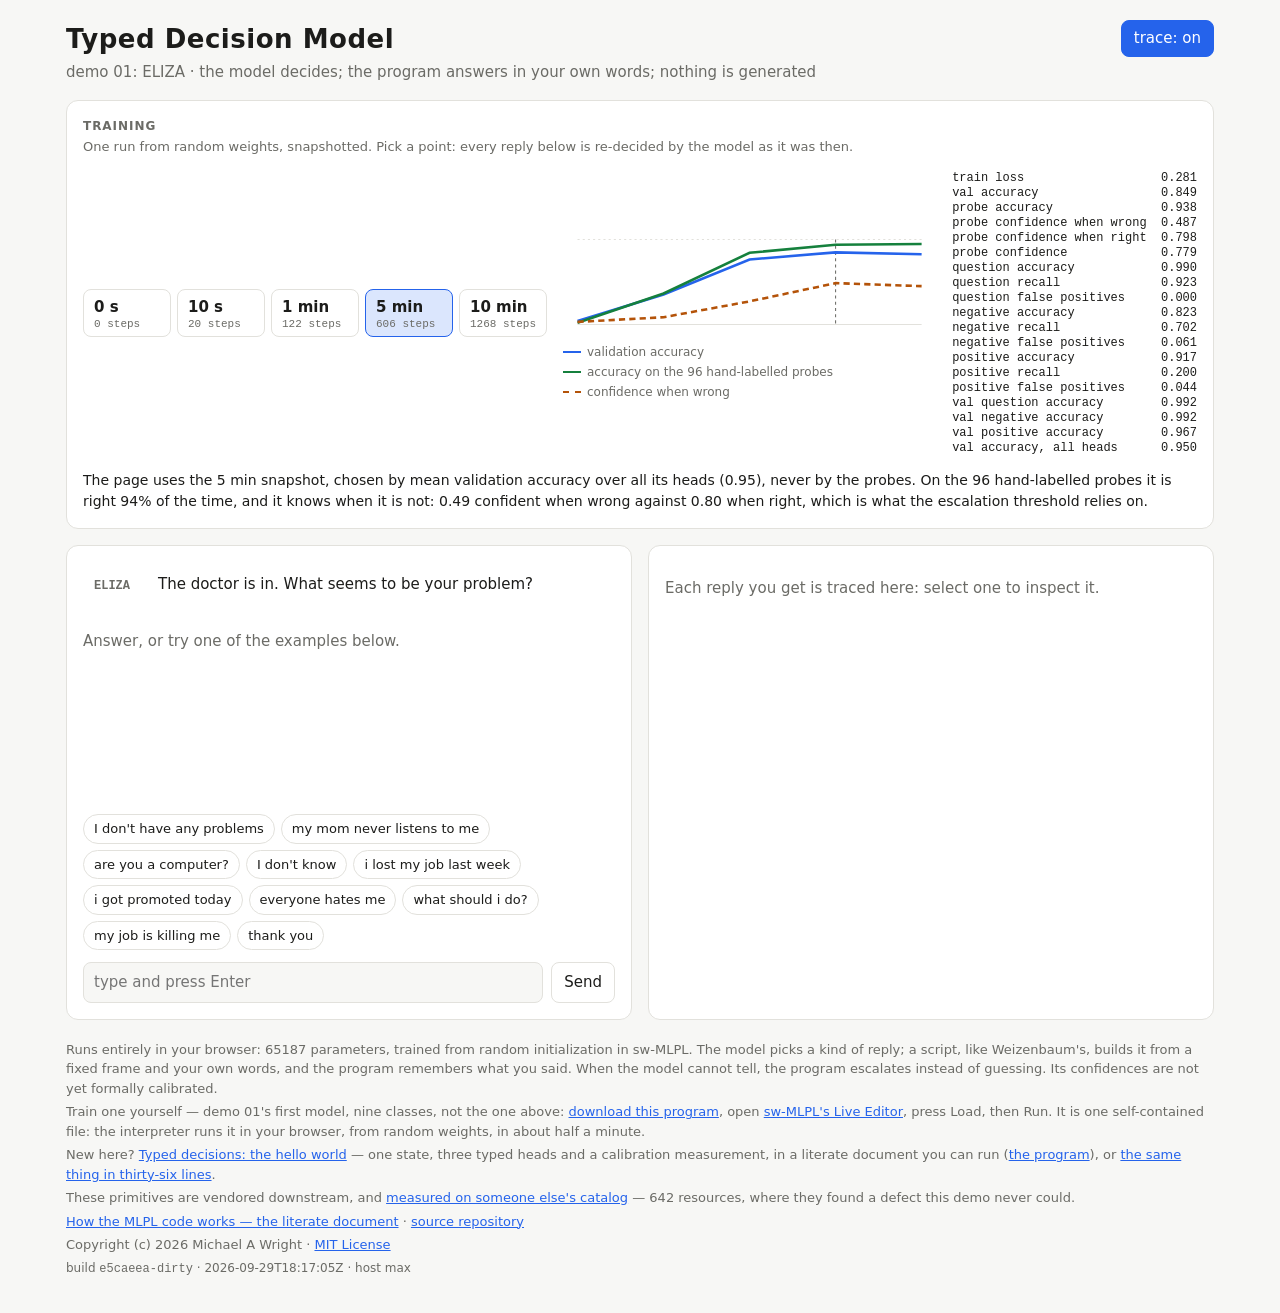
<file: pages/index.html>
<!doctype html>
<html lang="en">
  <head>
    <meta charset="utf-8">
    <meta name="viewport" content="width=device-width,initial-scale=1">
    <meta name="description" content="A tiny typed decision model running in the browser: it chooses every reply and never writes one.">
    <link rel="icon" href="favicon.svg" type="image/svg+xml">
    
    <link rel="stylesheet" href="./style-8abb8e989daf654c.css" integrity="sha384-5nNEPTmCBFmc1oADkXIfvsC95t1ra0K8UU8M7o7EzAGLfwdLVCSEA3uGXq/xa7Rj"/>
    
<script type="module">
import init, * as bindings from './tdm-web-a124e8c429b21091.js';
const wasm = await init({ module_or_path: './tdm-web-a124e8c429b21091_bg.wasm' });


window.wasmBindings = bindings;


dispatchEvent(new CustomEvent("TrunkApplicationStarted", {detail: {wasm}}));

</script>
    <title>Typed Decision Model</title>
  <link rel="modulepreload" href="./tdm-web-a124e8c429b21091.js" crossorigin="anonymous" integrity="sha384-ECg/8bGMeYDGKUvoNbH7aQHHjA4uG+ApUpfXqBhDAJR7+gb1h+atI2Ee4b/wUhWO"><link rel="preload" href="./tdm-web-a124e8c429b21091_bg.wasm" crossorigin="anonymous" integrity="sha384-N8kXmCbkyQxzVfNJcsD13k8WOl7bOESVWKVFFCmHc1REva9Wh3tluksVsx1DoqKL" as="fetch" type="application/wasm"></head>
  <body></body>
</html>
</file>
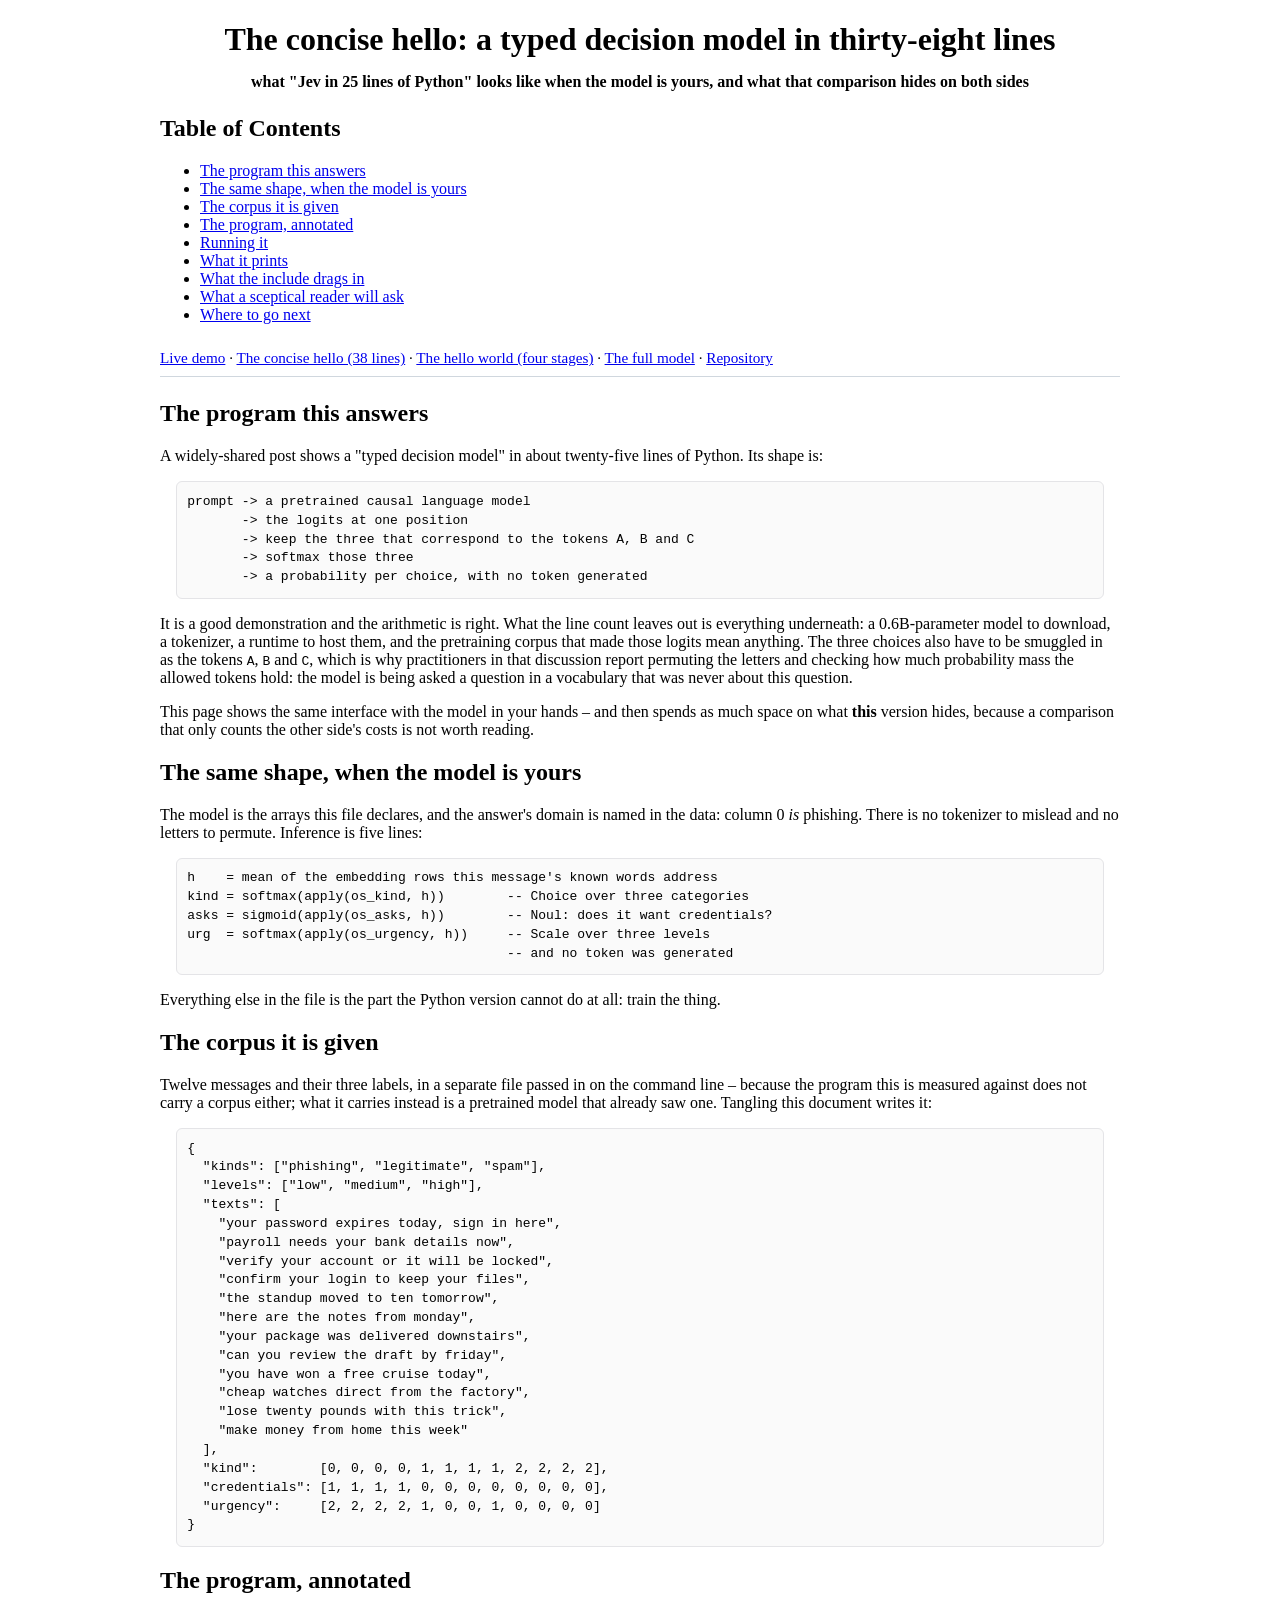
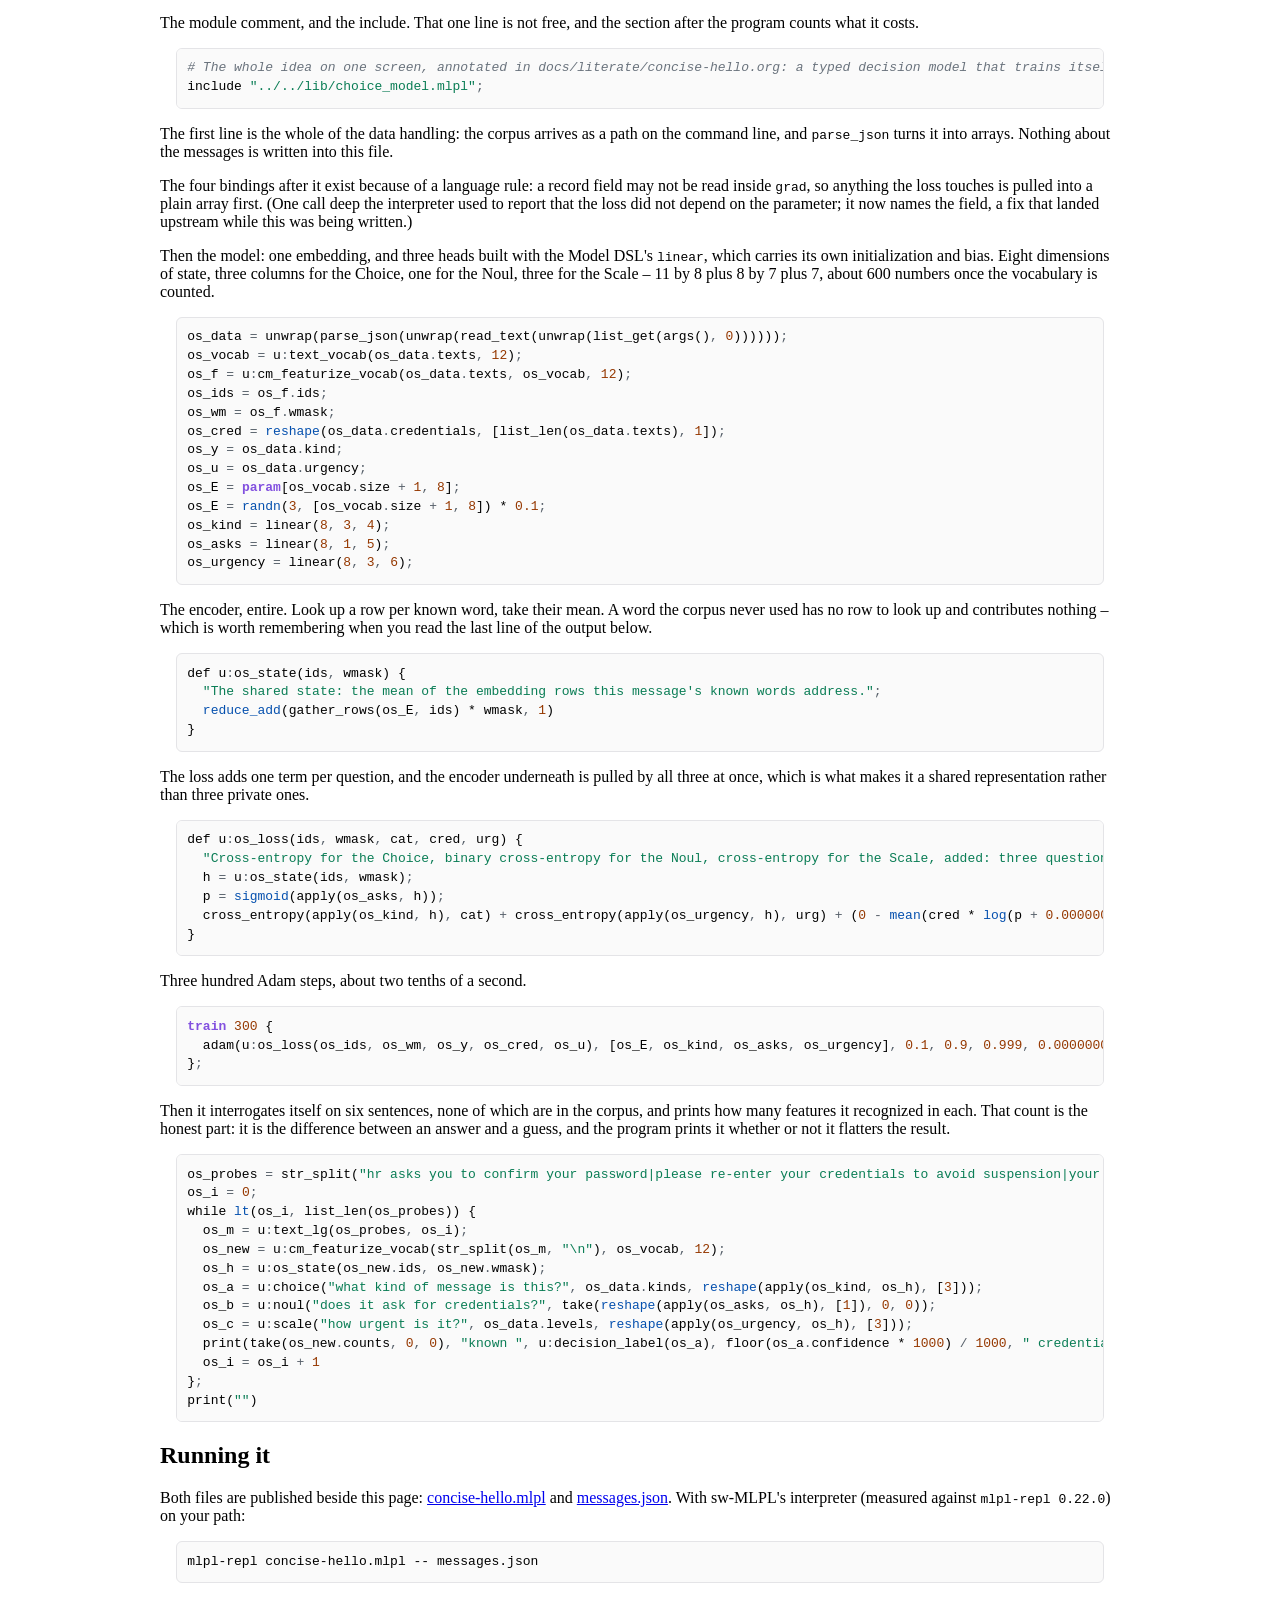
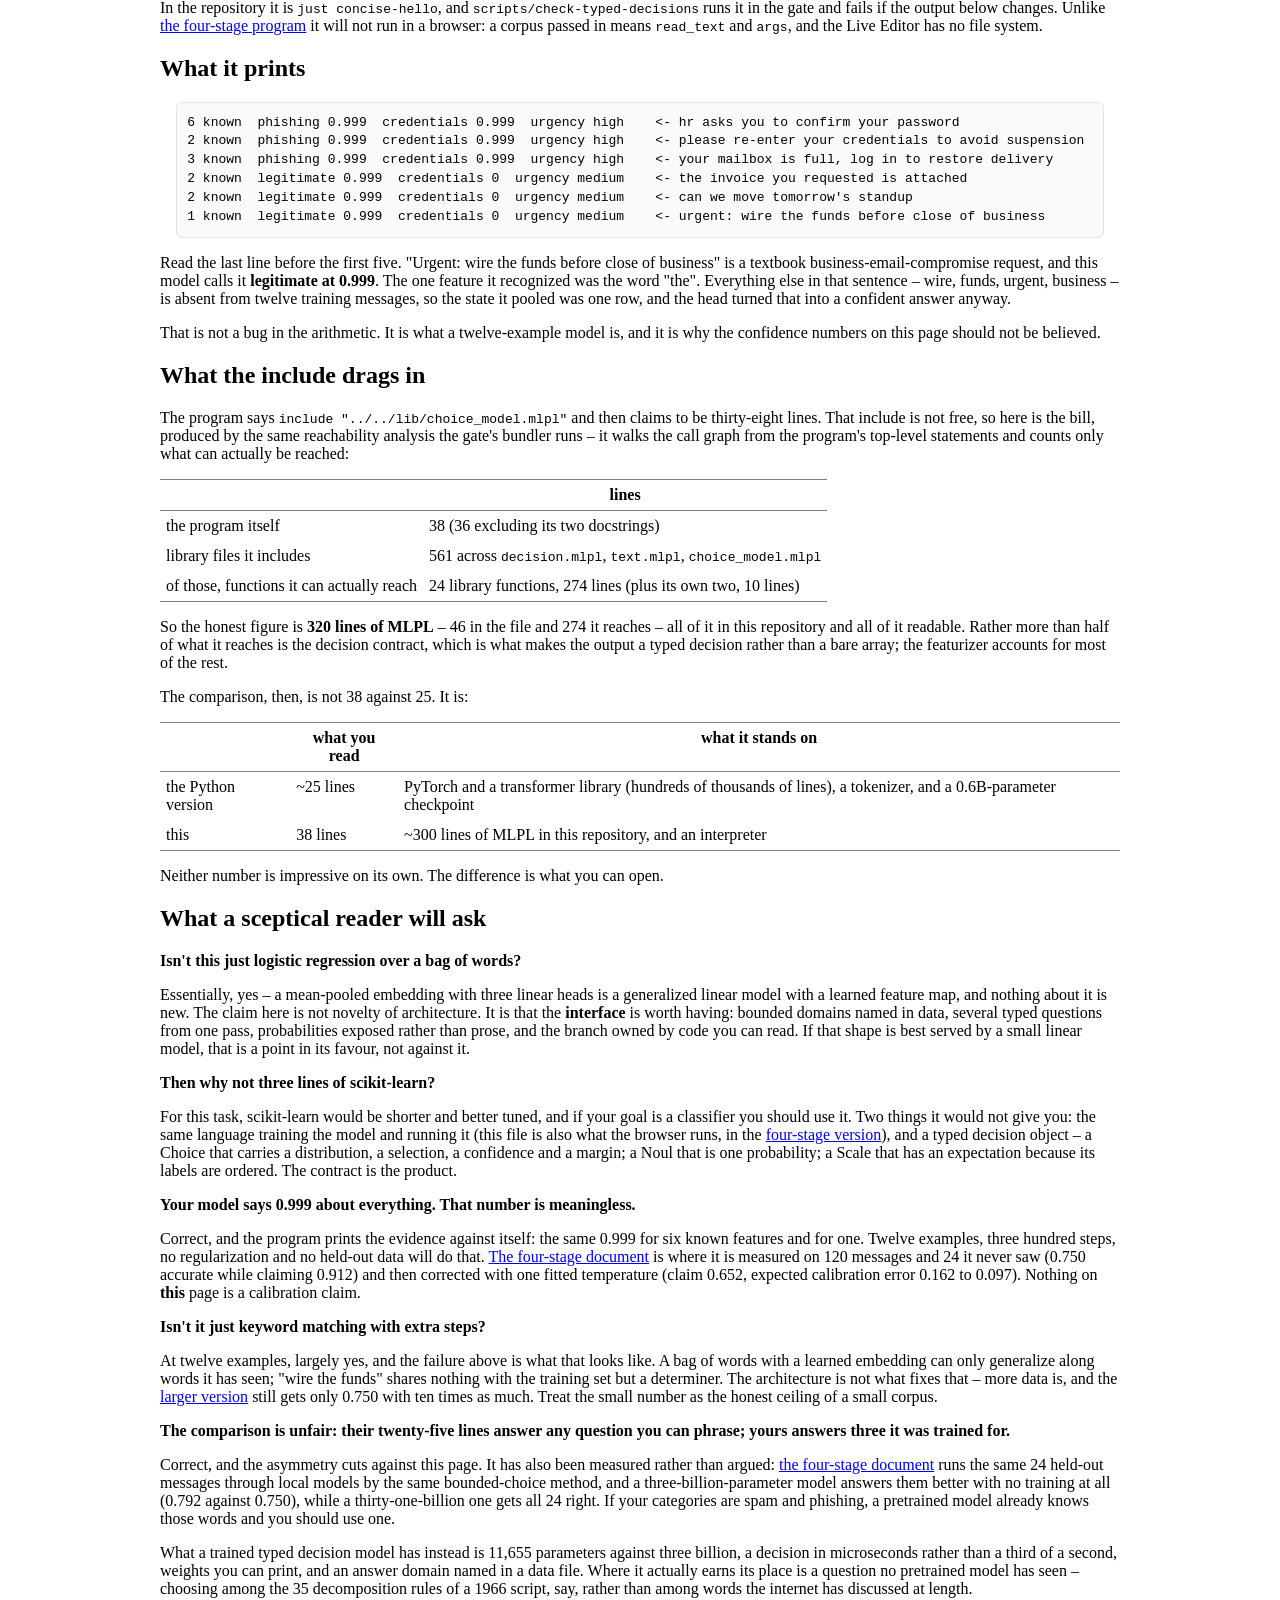
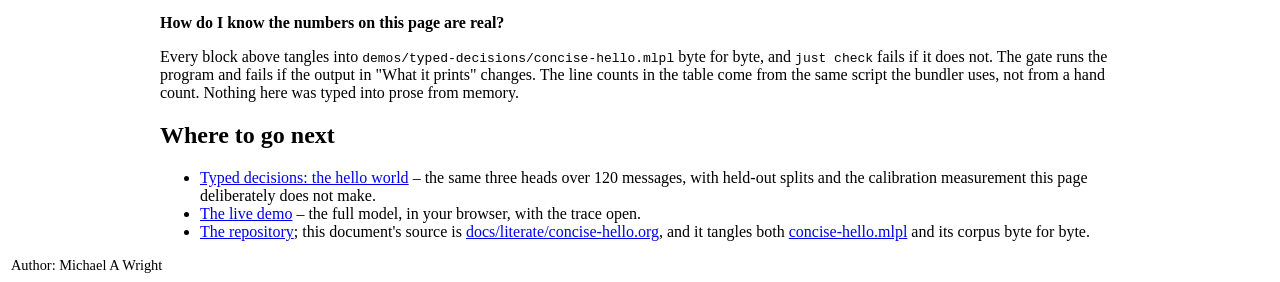
<file: pages/concise-hello.html>
<?xml version="1.0" encoding="utf-8"?>
<!DOCTYPE html PUBLIC "-//W3C//DTD XHTML 1.0 Strict//EN"
"http://www.w3.org/TR/xhtml1/DTD/xhtml1-strict.dtd">
<html xmlns="http://www.w3.org/1999/xhtml" lang="en" xml:lang="en">
<head>
<meta http-equiv="Content-Type" content="text/html;charset=utf-8" />
<meta name="viewport" content="width=device-width, initial-scale=1" />
<title>The concise hello: a typed decision model in thirty-eight lines</title>
<meta name="author" content="Michael A Wright" />
<meta name="generator" content="Org Mode" />
<style type="text/css">
  #content { max-width: 60em; margin: auto; }
  .title  { text-align: center;
             margin-bottom: .2em; }
  .subtitle { text-align: center;
              font-size: medium;
              font-weight: bold;
              margin-top:0; }
  .todo   { font-family: monospace; color: red; }
  .done   { font-family: monospace; color: green; }
  .priority { font-family: monospace; color: orange; }
  .tag    { background-color: #eee; font-family: monospace;
            padding: 2px; font-size: 80%; font-weight: normal; }
  .timestamp { color: #bebebe; }
  .timestamp-kwd { color: #5f9ea0; }
  .org-right  { margin-left: auto; margin-right: 0px;  text-align: right; }
  .org-left   { margin-left: 0px;  margin-right: auto; text-align: left; }
  .org-center { margin-left: auto; margin-right: auto; text-align: center; }
  .underline { text-decoration: underline; }
  #postamble p, #preamble p { font-size: 90%; margin: .2em; }
  p.verse { margin-left: 3%; }
  pre {
    border: 1px solid #e6e6e6;
    border-radius: 3px;
    background-color: #f2f2f2;
    padding: 8pt;
    font-family: monospace;
    overflow: auto;
    margin: 1.2em;
  }
  pre.src {
    position: relative;
    overflow: auto;
  }
  pre.src:before {
    display: none;
    position: absolute;
    top: -8px;
    right: 12px;
    padding: 3px;
    color: #555;
    background-color: #f2f2f299;
  }
  pre.src:hover:before { display: inline; margin-top: 14px;}
  /* Languages per Org manual */
  pre.src-asymptote:before { content: 'Asymptote'; }
  pre.src-awk:before { content: 'Awk'; }
  pre.src-authinfo::before { content: 'Authinfo'; }
  pre.src-C:before { content: 'C'; }
  /* pre.src-C++ doesn't work in CSS */
  pre.src-clojure:before { content: 'Clojure'; }
  pre.src-css:before { content: 'CSS'; }
  pre.src-D:before { content: 'D'; }
  pre.src-ditaa:before { content: 'ditaa'; }
  pre.src-dot:before { content: 'Graphviz'; }
  pre.src-calc:before { content: 'Emacs Calc'; }
  pre.src-emacs-lisp:before { content: 'Emacs Lisp'; }
  pre.src-fortran:before { content: 'Fortran'; }
  pre.src-gnuplot:before { content: 'gnuplot'; }
  pre.src-haskell:before { content: 'Haskell'; }
  pre.src-hledger:before { content: 'hledger'; }
  pre.src-java:before { content: 'Java'; }
  pre.src-js:before { content: 'Javascript'; }
  pre.src-latex:before { content: 'LaTeX'; }
  pre.src-ledger:before { content: 'Ledger'; }
  pre.src-lisp:before { content: 'Lisp'; }
  pre.src-lilypond:before { content: 'Lilypond'; }
  pre.src-lua:before { content: 'Lua'; }
  pre.src-matlab:before { content: 'MATLAB'; }
  pre.src-mscgen:before { content: 'Mscgen'; }
  pre.src-ocaml:before { content: 'Objective Caml'; }
  pre.src-octave:before { content: 'Octave'; }
  pre.src-org:before { content: 'Org mode'; }
  pre.src-oz:before { content: 'OZ'; }
  pre.src-plantuml:before { content: 'Plantuml'; }
  pre.src-processing:before { content: 'Processing.js'; }
  pre.src-python:before { content: 'Python'; }
  pre.src-R:before { content: 'R'; }
  pre.src-ruby:before { content: 'Ruby'; }
  pre.src-sass:before { content: 'Sass'; }
  pre.src-scheme:before { content: 'Scheme'; }
  pre.src-screen:before { content: 'Gnu Screen'; }
  pre.src-sed:before { content: 'Sed'; }
  pre.src-sh:before { content: 'shell'; }
  pre.src-sql:before { content: 'SQL'; }
  pre.src-sqlite:before { content: 'SQLite'; }
  /* additional languages in org.el's org-babel-load-languages alist */
  pre.src-forth:before { content: 'Forth'; }
  pre.src-io:before { content: 'IO'; }
  pre.src-J:before { content: 'J'; }
  pre.src-makefile:before { content: 'Makefile'; }
  pre.src-maxima:before { content: 'Maxima'; }
  pre.src-perl:before { content: 'Perl'; }
  pre.src-picolisp:before { content: 'Pico Lisp'; }
  pre.src-scala:before { content: 'Scala'; }
  pre.src-shell:before { content: 'Shell Script'; }
  pre.src-ebnf2ps:before { content: 'ebfn2ps'; }
  /* additional language identifiers per "defun org-babel-execute"
       in ob-*.el */
  pre.src-cpp:before  { content: 'C++'; }
  pre.src-abc:before  { content: 'ABC'; }
  pre.src-coq:before  { content: 'Coq'; }
  pre.src-groovy:before  { content: 'Groovy'; }
  /* additional language identifiers from org-babel-shell-names in
     ob-shell.el: ob-shell is the only babel language using a lambda to put
     the execution function name together. */
  pre.src-bash:before  { content: 'bash'; }
  pre.src-csh:before  { content: 'csh'; }
  pre.src-ash:before  { content: 'ash'; }
  pre.src-dash:before  { content: 'dash'; }
  pre.src-ksh:before  { content: 'ksh'; }
  pre.src-mksh:before  { content: 'mksh'; }
  pre.src-posh:before  { content: 'posh'; }
  /* Additional Emacs modes also supported by the LaTeX listings package */
  pre.src-ada:before { content: 'Ada'; }
  pre.src-asm:before { content: 'Assembler'; }
  pre.src-caml:before { content: 'Caml'; }
  pre.src-delphi:before { content: 'Delphi'; }
  pre.src-html:before { content: 'HTML'; }
  pre.src-idl:before { content: 'IDL'; }
  pre.src-mercury:before { content: 'Mercury'; }
  pre.src-metapost:before { content: 'MetaPost'; }
  pre.src-modula-2:before { content: 'Modula-2'; }
  pre.src-pascal:before { content: 'Pascal'; }
  pre.src-ps:before { content: 'PostScript'; }
  pre.src-prolog:before { content: 'Prolog'; }
  pre.src-simula:before { content: 'Simula'; }
  pre.src-tcl:before { content: 'tcl'; }
  pre.src-tex:before { content: 'TeX'; }
  pre.src-plain-tex:before { content: 'Plain TeX'; }
  pre.src-verilog:before { content: 'Verilog'; }
  pre.src-vhdl:before { content: 'VHDL'; }
  pre.src-xml:before { content: 'XML'; }
  pre.src-nxml:before { content: 'XML'; }
  /* add a generic configuration mode; LaTeX export needs an additional
     (add-to-list 'org-latex-listings-langs '(conf " ")) in .emacs */
  pre.src-conf:before { content: 'Configuration File'; }

  table { border-collapse:collapse; }
  caption.t-above { caption-side: top; }
  caption.t-bottom { caption-side: bottom; }
  td, th { vertical-align:top;  }
  th.org-right  { text-align: center;  }
  th.org-left   { text-align: center;   }
  th.org-center { text-align: center; }
  td.org-right  { text-align: right;  }
  td.org-left   { text-align: left;   }
  td.org-center { text-align: center; }
  dt { font-weight: bold; }
  .footpara { display: inline; }
  .footdef  { margin-bottom: 1em; }
  .figure { padding: 1em; }
  .figure p { text-align: center; }
  .equation-container {
    display: table;
    text-align: center;
    width: 100%;
  }
  .equation {
    vertical-align: middle;
  }
  .equation-label {
    display: table-cell;
    text-align: right;
    vertical-align: middle;
  }
  .inlinetask {
    padding: 10px;
    border: 2px solid gray;
    margin: 10px;
    background: #ffffcc;
  }
  #org-div-home-and-up
   { text-align: right; font-size: 70%; white-space: nowrap; }
  textarea { overflow-x: auto; }
  .linenr { font-size: smaller }
  .code-highlighted { background-color: #ffff00; }
  .org-info-js_info-navigation { border-style: none; }
  #org-info-js_console-label
    { font-size: 10px; font-weight: bold; white-space: nowrap; }
  .org-info-js_search-highlight
    { background-color: #ffff00; color: #000000; font-weight: bold; }
  .org-svg { }
</style>
<style>
/* Colour for the MLPL blocks. htmlize turns the faces sw-MLPL's major mode
applies into these class names; batch Emacs has no display and so no
colours of its own, which is why they are chosen here. */
pre.src, pre.example { background: #fafafa; border: 1px solid #e4e4e7; border-radius: 6px; line-height: 1.45; }
.org-mlpl-keyword, .org-mlpl-context-keyword, .org-keyword { color: #8250df; font-weight: 600; }
.org-mlpl-builtin { color: #0550ae; }
.org-mlpl-number, .org-constant { color: #953800; }
.org-string { color: #0a7d55; }
.org-comment, .org-comment-delimiter { color: #6a737d; font-style: italic; }
.org-mlpl-operator { color: #57606a; }
.org-warning { color: #b35900; }
@media (prefers-color-scheme: dark) {
body { background: #0d1117; color: #c9d1d9; }
a { color: #79c0ff; }
pre.src, pre.example { background: #161b22; border-color: #30363d; color: #c9d1d9; }
.org-mlpl-keyword, .org-mlpl-context-keyword, .org-keyword { color: #d2a8ff; }
.org-mlpl-builtin { color: #79c0ff; }
.org-mlpl-number, .org-constant { color: #ffa657; }
.org-string { color: #7ee2b8; }
.org-comment, .org-comment-delimiter { color: #8b949e; }
.org-mlpl-operator { color: #8b949e; }
}
</style>
</head>
<body>
<div id="content" class="content">
<h1 class="title">The concise hello: a typed decision model in thirty-eight lines
<br />
<span class="subtitle">what "Jev in 25 lines of Python" looks like when the model is yours, and what that comparison hides on both sides</span>
</h1>
<div id="table-of-contents" role="doc-toc">
<h2>Table of Contents</h2>
<div id="text-table-of-contents" role="doc-toc">
<ul>
<li><a href="#org7460d3a">The program this answers</a></li>
<li><a href="#org3d4287d">The same shape, when the model is yours</a></li>
<li><a href="#org3d01126">The corpus it is given</a></li>
<li><a href="#orga61513c">The program, annotated</a></li>
<li><a href="#org8ab6a29">Running it</a></li>
<li><a href="#org042e8d3">What it prints</a></li>
<li><a href="#org881c389">What the include drags in</a></li>
<li><a href="#org99bb6d5">What a sceptical reader will ask</a></li>
<li><a href="#orgb6bb9a5">Where to go next</a></li>
</ul>
</div>
</div>
<nav style="margin:0 0 1.5em 0; padding:0.6em 0; border-bottom:1px solid #d0d7de; font-size:0.95em">
<a href="https://sw-ml-study.github.io/demo-decision-model/">Live demo</a> ·
<a href="concise-hello.html">The concise hello (38 lines)</a> ·
<a href="typed-decisions.html">The hello world (four stages)</a> ·
<a href="literate.html">The full model</a> ·
<a href="https://github.com/sw-ml-study/demo-decision-model">Repository</a>
</nav>
<div id="outline-container-org7460d3a" class="outline-2">
<h2 id="org7460d3a">The program this answers</h2>
<div class="outline-text-2" id="text-org7460d3a">
<p>
A widely-shared post shows a "typed decision model" in about twenty-five lines
of Python. Its shape is:
</p>

<pre class="example" id="org60179ad">
prompt -&gt; a pretrained causal language model
       -&gt; the logits at one position
       -&gt; keep the three that correspond to the tokens A, B and C
       -&gt; softmax those three
       -&gt; a probability per choice, with no token generated
</pre>

<p>
It is a good demonstration and the arithmetic is right. What the line count
leaves out is everything underneath: a 0.6B-parameter model to download, a
tokenizer, a runtime to host them, and the pretraining corpus that made those
logits mean anything. The three choices also have to be smuggled in as the
tokens <code>A</code>, <code>B</code> and <code>C</code>, which is why practitioners in that discussion report
permuting the letters and checking how much probability mass the allowed tokens
hold: the model is being asked a question in a vocabulary that was never about
this question.
</p>

<p>
This page shows the same interface with the model in your hands &#x2013; and then
spends as much space on what <b>this</b> version hides, because a comparison that
only counts the other side's costs is not worth reading.
</p>
</div>
</div>
<div id="outline-container-org3d4287d" class="outline-2">
<h2 id="org3d4287d">The same shape, when the model is yours</h2>
<div class="outline-text-2" id="text-org3d4287d">
<p>
The model is the arrays this file declares, and the answer's domain is named in
the data: column 0 <i>is</i> phishing. There is no tokenizer to mislead and no
letters to permute. Inference is five lines:
</p>

<pre class="example" id="org738e634">
h    = mean of the embedding rows this message's known words address
kind = softmax(apply(os_kind, h))        -- Choice over three categories
asks = sigmoid(apply(os_asks, h))        -- Noul: does it want credentials?
urg  = softmax(apply(os_urgency, h))     -- Scale over three levels
                                         -- and no token was generated
</pre>

<p>
Everything else in the file is the part the Python version cannot do at all:
train the thing.
</p>
</div>
</div>
<div id="outline-container-org3d01126" class="outline-2">
<h2 id="org3d01126">The corpus it is given</h2>
<div class="outline-text-2" id="text-org3d01126">
<p>
Twelve messages and their three labels, in a separate file passed in on the
command line &#x2013; because the program this is measured against does not carry a
corpus either; what it carries instead is a pretrained model that already saw
one. Tangling this document writes it:
</p>

<div class="org-src-container">
<pre class="src src-json">{
  "kinds": ["phishing", "legitimate", "spam"],
  "levels": ["low", "medium", "high"],
  "texts": [
    "your password expires today, sign in here",
    "payroll needs your bank details now",
    "verify your account or it will be locked",
    "confirm your login to keep your files",
    "the standup moved to ten tomorrow",
    "here are the notes from monday",
    "your package was delivered downstairs",
    "can you review the draft by friday",
    "you have won a free cruise today",
    "cheap watches direct from the factory",
    "lose twenty pounds with this trick",
    "make money from home this week"
  ],
  "kind":        [0, 0, 0, 0, 1, 1, 1, 1, 2, 2, 2, 2],
  "credentials": [1, 1, 1, 1, 0, 0, 0, 0, 0, 0, 0, 0],
  "urgency":     [2, 2, 2, 2, 1, 0, 0, 1, 0, 0, 0, 0]
}
</pre>
</div>
</div>
</div>
<div id="outline-container-orga61513c" class="outline-2">
<h2 id="orga61513c">The program, annotated</h2>
<div class="outline-text-2" id="text-orga61513c">
<p>
The module comment, and the include. That one line is not free, and the section
after the program counts what it costs.
</p>

<div class="org-src-container">
<pre class="src src-mlpl"><span class="org-comment-delimiter"># </span><span class="org-comment">The whole idea on one screen, annotated in docs/literate/concise-hello.org: a typed decision model that trains itself, then answers three bounded questions about a sentence it has never seen. The comparison it exists for is the widely-shared "Jev in 25 lines of Python", whose twenty-five lines sit on top of a downloaded language model and its tokenizer; there is nothing underneath this one but the arrays it declares. The corpus is not in the file -- it is passed in on the command line, the way that program's pretraining data is not counted either: mlpl-repl concise-hello.mlpl -- demos/typed-decisions/messages.json. The longer demos/typed-decisions/typed-decisions.mlpl is this program plus what a claim needs: a hundred and twenty messages, held-out splits, and calibration.
</span>include <span class="org-string">"../../lib/choice_model.mlpl"</span><span class="org-mlpl-operator">;</span>
</pre>
</div>

<p>
The first line is the whole of the data handling: the corpus arrives as a path
on the command line, and <code>parse_json</code> turns it into arrays. Nothing about the
messages is written into this file.
</p>

<p>
The four bindings after it exist because of a language rule: a record field may
not be read inside <code>grad</code>, so anything the loss touches is pulled into a plain
array first. (One call deep the interpreter used to report that the loss did not
depend on the parameter; it now names the field, a fix that landed upstream
while this was being written.)
</p>

<p>
Then the model: one embedding, and three heads built with the Model DSL's
<code>linear</code>, which carries its own initialization and bias. Eight dimensions of
state, three columns for the Choice, one for the Noul, three for the Scale &#x2013;
11 by 8 plus 8 by 7 plus 7, about 600 numbers once the vocabulary is counted.
</p>

<div class="org-src-container">
<pre class="src src-mlpl">os_data <span class="org-mlpl-operator">=</span> unwrap(parse_json(unwrap(read_text(unwrap(list_get(args()<span class="org-mlpl-operator">,</span> <span class="org-mlpl-number">0</span>))))))<span class="org-mlpl-operator">;</span>
os_vocab <span class="org-mlpl-operator">=</span> u<span class="org-mlpl-operator">:</span>text_vocab(os_data<span class="org-mlpl-operator">.</span>texts<span class="org-mlpl-operator">,</span> <span class="org-mlpl-number">12</span>)<span class="org-mlpl-operator">;</span>
os_f <span class="org-mlpl-operator">=</span> u<span class="org-mlpl-operator">:</span>cm_featurize_vocab(os_data<span class="org-mlpl-operator">.</span>texts<span class="org-mlpl-operator">,</span> os_vocab<span class="org-mlpl-operator">,</span> <span class="org-mlpl-number">12</span>)<span class="org-mlpl-operator">;</span>
os_ids <span class="org-mlpl-operator">=</span> os_f<span class="org-mlpl-operator">.</span>ids<span class="org-mlpl-operator">;</span>
os_wm <span class="org-mlpl-operator">=</span> os_f<span class="org-mlpl-operator">.</span>wmask<span class="org-mlpl-operator">;</span>
os_cred <span class="org-mlpl-operator">=</span> <span class="org-mlpl-builtin">reshape</span>(os_data<span class="org-mlpl-operator">.</span>credentials<span class="org-mlpl-operator">,</span> [list_len(os_data<span class="org-mlpl-operator">.</span>texts)<span class="org-mlpl-operator">,</span> <span class="org-mlpl-number">1</span>])<span class="org-mlpl-operator">;</span>
os_y <span class="org-mlpl-operator">=</span> os_data<span class="org-mlpl-operator">.</span>kind<span class="org-mlpl-operator">;</span>
os_u <span class="org-mlpl-operator">=</span> os_data<span class="org-mlpl-operator">.</span>urgency<span class="org-mlpl-operator">;</span>
os_E <span class="org-mlpl-operator">=</span> <span class="org-mlpl-context-keyword">param</span>[os_vocab<span class="org-mlpl-operator">.</span>size <span class="org-mlpl-operator">+</span> <span class="org-mlpl-number">1</span><span class="org-mlpl-operator">,</span> <span class="org-mlpl-number">8</span>]<span class="org-mlpl-operator">;</span>
os_E <span class="org-mlpl-operator">=</span> <span class="org-mlpl-builtin">randn</span>(<span class="org-mlpl-number">3</span><span class="org-mlpl-operator">,</span> [os_vocab<span class="org-mlpl-operator">.</span>size <span class="org-mlpl-operator">+</span> <span class="org-mlpl-number">1</span><span class="org-mlpl-operator">,</span> <span class="org-mlpl-number">8</span>]) * <span class="org-mlpl-number">0.1</span><span class="org-mlpl-operator">;</span>
os_kind <span class="org-mlpl-operator">=</span> linear(<span class="org-mlpl-number">8</span><span class="org-mlpl-operator">,</span> <span class="org-mlpl-number">3</span><span class="org-mlpl-operator">,</span> <span class="org-mlpl-number">4</span>)<span class="org-mlpl-operator">;</span>
os_asks <span class="org-mlpl-operator">=</span> linear(<span class="org-mlpl-number">8</span><span class="org-mlpl-operator">,</span> <span class="org-mlpl-number">1</span><span class="org-mlpl-operator">,</span> <span class="org-mlpl-number">5</span>)<span class="org-mlpl-operator">;</span>
os_urgency <span class="org-mlpl-operator">=</span> linear(<span class="org-mlpl-number">8</span><span class="org-mlpl-operator">,</span> <span class="org-mlpl-number">3</span><span class="org-mlpl-operator">,</span> <span class="org-mlpl-number">6</span>)<span class="org-mlpl-operator">;</span>
</pre>
</div>

<p>
The encoder, entire. Look up a row per known word, take their mean. A word the
corpus never used has no row to look up and contributes nothing &#x2013; which is
worth remembering when you read the last line of the output below.
</p>

<div class="org-src-container">
<pre class="src src-mlpl">def u<span class="org-mlpl-operator">:</span>os_state(ids<span class="org-mlpl-operator">,</span> wmask) {
  <span class="org-string">"The shared state: the mean of the embedding rows this message's known words address."</span><span class="org-mlpl-operator">;</span>
  <span class="org-mlpl-builtin">reduce_add</span>(gather_rows(os_E<span class="org-mlpl-operator">,</span> ids) * wmask<span class="org-mlpl-operator">,</span> <span class="org-mlpl-number">1</span>)
}
</pre>
</div>

<p>
The loss adds one term per question, and the encoder underneath is pulled by all
three at once, which is what makes it a shared representation rather than three
private ones.
</p>

<div class="org-src-container">
<pre class="src src-mlpl">def u<span class="org-mlpl-operator">:</span>os_loss(ids<span class="org-mlpl-operator">,</span> wmask<span class="org-mlpl-operator">,</span> cat<span class="org-mlpl-operator">,</span> cred<span class="org-mlpl-operator">,</span> urg) {
  <span class="org-string">"Cross-entropy for the Choice, binary cross-entropy for the Noul, cross-entropy for the Scale, added: three questions, one encoder, one number to descend."</span><span class="org-mlpl-operator">;</span>
  h <span class="org-mlpl-operator">=</span> u<span class="org-mlpl-operator">:</span>os_state(ids<span class="org-mlpl-operator">,</span> wmask)<span class="org-mlpl-operator">;</span>
  p <span class="org-mlpl-operator">=</span> <span class="org-mlpl-builtin">sigmoid</span>(apply(os_asks<span class="org-mlpl-operator">,</span> h))<span class="org-mlpl-operator">;</span>
  cross_entropy(apply(os_kind<span class="org-mlpl-operator">,</span> h)<span class="org-mlpl-operator">,</span> cat) <span class="org-mlpl-operator">+</span> cross_entropy(apply(os_urgency<span class="org-mlpl-operator">,</span> h)<span class="org-mlpl-operator">,</span> urg) <span class="org-mlpl-operator">+</span> (<span class="org-mlpl-number">0</span> <span class="org-mlpl-operator">-</span> <span class="org-mlpl-builtin">mean</span>(cred * <span class="org-mlpl-builtin">log</span>(p <span class="org-mlpl-operator">+</span> <span class="org-mlpl-number">0.000000001</span>) <span class="org-mlpl-operator">+</span> (<span class="org-mlpl-number">1</span> <span class="org-mlpl-operator">-</span> cred) * <span class="org-mlpl-builtin">log</span>(<span class="org-mlpl-number">1</span> <span class="org-mlpl-operator">-</span> p <span class="org-mlpl-operator">+</span> <span class="org-mlpl-number">0.000000001</span>)))
}
</pre>
</div>

<p>
Three hundred Adam steps, about two tenths of a second.
</p>

<div class="org-src-container">
<pre class="src src-mlpl"><span class="org-mlpl-keyword">train</span> <span class="org-mlpl-number">300</span> {
  adam(u<span class="org-mlpl-operator">:</span>os_loss(os_ids<span class="org-mlpl-operator">,</span> os_wm<span class="org-mlpl-operator">,</span> os_y<span class="org-mlpl-operator">,</span> os_cred<span class="org-mlpl-operator">,</span> os_u)<span class="org-mlpl-operator">,</span> [os_E<span class="org-mlpl-operator">,</span> os_kind<span class="org-mlpl-operator">,</span> os_asks<span class="org-mlpl-operator">,</span> os_urgency]<span class="org-mlpl-operator">,</span> <span class="org-mlpl-number">0.1</span><span class="org-mlpl-operator">,</span> <span class="org-mlpl-number">0.9</span><span class="org-mlpl-operator">,</span> <span class="org-mlpl-number">0.999</span><span class="org-mlpl-operator">,</span> <span class="org-mlpl-number">0.00000001</span>)
}<span class="org-mlpl-operator">;</span>
</pre>
</div>

<p>
Then it interrogates itself on six sentences, none of which are in the corpus,
and prints how many features it recognized in each. That count is the honest
part: it is the difference between an answer and a guess, and the program prints
it whether or not it flatters the result.
</p>

<div class="org-src-container">
<pre class="src src-mlpl">os_probes <span class="org-mlpl-operator">=</span> str_split(<span class="org-string">"hr asks you to confirm your password|please re-enter your credentials to avoid suspension|your mailbox is full, log in to restore delivery|the invoice you requested is attached|can we move tomorrow's standup|urgent: wire the funds before close of business"</span><span class="org-mlpl-operator">,</span> <span class="org-string">"|"</span>)<span class="org-mlpl-operator">;</span>
os_i <span class="org-mlpl-operator">=</span> <span class="org-mlpl-number">0</span><span class="org-mlpl-operator">;</span>
while <span class="org-mlpl-builtin">lt</span>(os_i<span class="org-mlpl-operator">,</span> list_len(os_probes)) {
  os_m <span class="org-mlpl-operator">=</span> u<span class="org-mlpl-operator">:</span>text_lg(os_probes<span class="org-mlpl-operator">,</span> os_i)<span class="org-mlpl-operator">;</span>
  os_new <span class="org-mlpl-operator">=</span> u<span class="org-mlpl-operator">:</span>cm_featurize_vocab(str_split(os_m<span class="org-mlpl-operator">,</span> <span class="org-string">"\n"</span>)<span class="org-mlpl-operator">,</span> os_vocab<span class="org-mlpl-operator">,</span> <span class="org-mlpl-number">12</span>)<span class="org-mlpl-operator">;</span>
  os_h <span class="org-mlpl-operator">=</span> u<span class="org-mlpl-operator">:</span>os_state(os_new<span class="org-mlpl-operator">.</span>ids<span class="org-mlpl-operator">,</span> os_new<span class="org-mlpl-operator">.</span>wmask)<span class="org-mlpl-operator">;</span>
  os_a <span class="org-mlpl-operator">=</span> u<span class="org-mlpl-operator">:</span>choice(<span class="org-string">"what kind of message is this?"</span><span class="org-mlpl-operator">,</span> os_data<span class="org-mlpl-operator">.</span>kinds<span class="org-mlpl-operator">,</span> <span class="org-mlpl-builtin">reshape</span>(apply(os_kind<span class="org-mlpl-operator">,</span> os_h)<span class="org-mlpl-operator">,</span> [<span class="org-mlpl-number">3</span>]))<span class="org-mlpl-operator">;</span>
  os_b <span class="org-mlpl-operator">=</span> u<span class="org-mlpl-operator">:</span>noul(<span class="org-string">"does it ask for credentials?"</span><span class="org-mlpl-operator">,</span> take(<span class="org-mlpl-builtin">reshape</span>(apply(os_asks<span class="org-mlpl-operator">,</span> os_h)<span class="org-mlpl-operator">,</span> [<span class="org-mlpl-number">1</span>])<span class="org-mlpl-operator">,</span> <span class="org-mlpl-number">0</span><span class="org-mlpl-operator">,</span> <span class="org-mlpl-number">0</span>))<span class="org-mlpl-operator">;</span>
  os_c <span class="org-mlpl-operator">=</span> u<span class="org-mlpl-operator">:</span>scale(<span class="org-string">"how urgent is it?"</span><span class="org-mlpl-operator">,</span> os_data<span class="org-mlpl-operator">.</span>levels<span class="org-mlpl-operator">,</span> <span class="org-mlpl-builtin">reshape</span>(apply(os_urgency<span class="org-mlpl-operator">,</span> os_h)<span class="org-mlpl-operator">,</span> [<span class="org-mlpl-number">3</span>]))<span class="org-mlpl-operator">;</span>
  print(take(os_new<span class="org-mlpl-operator">.</span>counts<span class="org-mlpl-operator">,</span> <span class="org-mlpl-number">0</span><span class="org-mlpl-operator">,</span> <span class="org-mlpl-number">0</span>)<span class="org-mlpl-operator">,</span> <span class="org-string">"known "</span><span class="org-mlpl-operator">,</span> u<span class="org-mlpl-operator">:</span>decision_label(os_a)<span class="org-mlpl-operator">,</span> floor(os_a<span class="org-mlpl-operator">.</span>confidence * <span class="org-mlpl-number">1000</span>) <span class="org-mlpl-operator">/</span> <span class="org-mlpl-number">1000</span><span class="org-mlpl-operator">,</span> <span class="org-string">" credentials"</span><span class="org-mlpl-operator">,</span> floor(os_b<span class="org-mlpl-operator">.</span>p * <span class="org-mlpl-number">1000</span>) <span class="org-mlpl-operator">/</span> <span class="org-mlpl-number">1000</span><span class="org-mlpl-operator">,</span> <span class="org-string">" urgency"</span><span class="org-mlpl-operator">,</span> u<span class="org-mlpl-operator">:</span>decision_label(os_c)<span class="org-mlpl-operator">,</span> <span class="org-string">" &lt;-"</span><span class="org-mlpl-operator">,</span> os_m)<span class="org-mlpl-operator">;</span>
  os_i <span class="org-mlpl-operator">=</span> os_i <span class="org-mlpl-operator">+</span> <span class="org-mlpl-number">1</span>
}<span class="org-mlpl-operator">;</span>
print(<span class="org-string">""</span>)
</pre>
</div>
</div>
</div>
<div id="outline-container-org8ab6a29" class="outline-2">
<h2 id="org8ab6a29">Running it</h2>
<div class="outline-text-2" id="text-org8ab6a29">
<p>
Both files are published beside this page: <a href="https://sw-ml-study.github.io/demo-decision-model/concise-hello.mlpl">concise-hello.mlpl</a> and
<a href="https://sw-ml-study.github.io/demo-decision-model/messages.json">messages.json</a>. With sw-MLPL's interpreter (measured against <code>mlpl-repl 0.22.0</code>)
on your path:
</p>

<pre class="example" id="orga7caef8">
mlpl-repl concise-hello.mlpl -- messages.json
</pre>

<p>
In the repository it is <code>just concise-hello</code>, and <code>scripts/check-typed-decisions</code>
runs it in the gate and fails if the output below changes. Unlike <a href="typed-decisions.html">the four-stage
program</a> it will not run in a browser: a corpus passed in means <code>read_text</code> and
<code>args</code>, and the Live Editor has no file system.
</p>
</div>
</div>
<div id="outline-container-org042e8d3" class="outline-2">
<h2 id="org042e8d3">What it prints</h2>
<div class="outline-text-2" id="text-org042e8d3">
<pre class="example" id="org7f71078">
6 known  phishing 0.999  credentials 0.999  urgency high    &lt;- hr asks you to confirm your password
2 known  phishing 0.999  credentials 0.999  urgency high    &lt;- please re-enter your credentials to avoid suspension
3 known  phishing 0.999  credentials 0.999  urgency high    &lt;- your mailbox is full, log in to restore delivery
2 known  legitimate 0.999  credentials 0  urgency medium    &lt;- the invoice you requested is attached
2 known  legitimate 0.999  credentials 0  urgency medium    &lt;- can we move tomorrow's standup
1 known  legitimate 0.999  credentials 0  urgency medium    &lt;- urgent: wire the funds before close of business
</pre>

<p>
Read the last line before the first five. "Urgent: wire the funds before close
of business" is a textbook business-email-compromise request, and this model
calls it <b>legitimate at 0.999</b>. The one feature it recognized was the word
"the". Everything else in that sentence &#x2013; wire, funds, urgent, business &#x2013; is
absent from twelve training messages, so the state it pooled was one row, and
the head turned that into a confident answer anyway.
</p>

<p>
That is not a bug in the arithmetic. It is what a twelve-example model is, and
it is why the confidence numbers on this page should not be believed.
</p>
</div>
</div>
<div id="outline-container-org881c389" class="outline-2">
<h2 id="org881c389">What the include drags in</h2>
<div class="outline-text-2" id="text-org881c389">
<p>
The program says <code>include "../../lib/choice_model.mlpl"</code> and then claims to be
thirty-eight lines. That include is not free, so here is the bill, produced by
the same reachability analysis the gate's bundler runs &#x2013; it walks the call
graph from the program's top-level statements and counts only what can actually
be reached:
</p>

<table border="2" cellspacing="0" cellpadding="6" rules="groups" frame="hsides">


<colgroup>
<col  class="org-left" />

<col  class="org-left" />
</colgroup>
<thead>
<tr>
<th scope="col" class="org-left">&#xa0;</th>
<th scope="col" class="org-left">lines</th>
</tr>
</thead>
<tbody>
<tr>
<td class="org-left">the program itself</td>
<td class="org-left">38 (36 excluding its two docstrings)</td>
</tr>

<tr>
<td class="org-left">library files it includes</td>
<td class="org-left">561 across <code>decision.mlpl</code>, <code>text.mlpl</code>, <code>choice_model.mlpl</code></td>
</tr>

<tr>
<td class="org-left">of those, functions it can actually reach</td>
<td class="org-left">24 library functions, 274 lines (plus its own two, 10 lines)</td>
</tr>
</tbody>
</table>

<p>
So the honest figure is <b><b>320 lines of MLPL</b></b> &#x2013; 46 in the file and 274 it
reaches &#x2013; all of it in this repository and all of it readable. Rather more than
half of what it reaches is the decision contract, which is what makes the output
a typed decision rather than a bare array; the featurizer accounts for most of
the rest.
</p>

<p>
The comparison, then, is not 38 against 25. It is:
</p>

<table border="2" cellspacing="0" cellpadding="6" rules="groups" frame="hsides">


<colgroup>
<col  class="org-left" />

<col  class="org-left" />

<col  class="org-left" />
</colgroup>
<thead>
<tr>
<th scope="col" class="org-left">&#xa0;</th>
<th scope="col" class="org-left">what you read</th>
<th scope="col" class="org-left">what it stands on</th>
</tr>
</thead>
<tbody>
<tr>
<td class="org-left">the Python version</td>
<td class="org-left">~25 lines</td>
<td class="org-left">PyTorch and a transformer library (hundreds of thousands of lines), a tokenizer, and a 0.6B-parameter checkpoint</td>
</tr>

<tr>
<td class="org-left">this</td>
<td class="org-left">38 lines</td>
<td class="org-left">~300 lines of MLPL in this repository, and an interpreter</td>
</tr>
</tbody>
</table>

<p>
Neither number is impressive on its own. The difference is what you can open.
</p>
</div>
</div>
<div id="outline-container-org99bb6d5" class="outline-2">
<h2 id="org99bb6d5">What a sceptical reader will ask</h2>
<div class="outline-text-2" id="text-org99bb6d5">
<p>
<b>Isn't this just logistic regression over a bag of words?</b>
</p>

<p>
Essentially, yes &#x2013; a mean-pooled embedding with three linear heads is a
generalized linear model with a learned feature map, and nothing about it is
new. The claim here is not novelty of architecture. It is that the <b>interface</b>
is worth having: bounded domains named in data, several typed questions from one
pass, probabilities exposed rather than prose, and the branch owned by code you
can read. If that shape is best served by a small linear model, that is a point
in its favour, not against it.
</p>

<p>
<b>Then why not three lines of scikit-learn?</b>
</p>

<p>
For this task, scikit-learn would be shorter and better tuned, and if your goal
is a classifier you should use it. Two things it would not give you: the same
language training the model and running it (this file is also what the browser
runs, in the <a href="typed-decisions.html">four-stage version</a>), and a typed decision object &#x2013; a Choice that
carries a distribution, a selection, a confidence and a margin; a Noul that is
one probability; a Scale that has an expectation because its labels are ordered.
The contract is the product.
</p>

<p>
<b>Your model says 0.999 about everything. That number is meaningless.</b>
</p>

<p>
Correct, and the program prints the evidence against itself: the same 0.999 for
six known features and for one. Twelve examples, three hundred steps, no
regularization and no held-out data will do that. <a href="typed-decisions.html">The four-stage document</a> is
where it is measured on 120 messages and 24 it never saw (0.750 accurate while
claiming 0.912) and then corrected with one fitted temperature (claim 0.652,
expected calibration error 0.162 to 0.097). Nothing on <b>this</b> page is a
calibration claim.
</p>

<p>
<b>Isn't it just keyword matching with extra steps?</b>
</p>

<p>
At twelve examples, largely yes, and the failure above is what that looks like.
A bag of words with a learned embedding can only generalize along words it has
seen; "wire the funds" shares nothing with the training set but a determiner.
The architecture is not what fixes that &#x2013; more data is, and the <a href="typed-decisions.html">larger version</a>
still gets only 0.750 with ten times as much. Treat the small number as the
honest ceiling of a small corpus.
</p>

<p>
<b>The comparison is unfair: their twenty-five lines answer any question you can
phrase; yours answers three it was trained for.</b>
</p>

<p>
Correct, and the asymmetry cuts against this page. It has also been measured
rather than argued: <a href="typed-decisions.html">the four-stage document</a> runs the same 24 held-out
messages through local models by the same bounded-choice method, and a
three-billion-parameter model answers them better with no training at all
(0.792 against 0.750), while a thirty-one-billion one gets all 24 right. If
your categories are spam and phishing, a pretrained model already knows those
words and you should use one.
</p>

<p>
What a trained typed decision model has instead is 11,655 parameters against
three billion, a decision in microseconds rather than a third of a second,
weights you can print, and an answer domain named in a data file. Where it
actually earns its place is a question no pretrained model has seen &#x2013; choosing
among the 35 decomposition rules of a 1966 script, say, rather than among words
the internet has discussed at length.
</p>

<p>
<b>How do I know the numbers on this page are real?</b>
</p>

<p>
Every block above tangles into <code>demos/typed-decisions/concise-hello.mlpl</code> byte
for byte, and <code>just check</code> fails if it does not. The gate runs the program and
fails if the output in "What it prints" changes. The line counts in the table
come from the same script the bundler uses, not from a hand count. Nothing here
was typed into prose from memory.
</p>
</div>
</div>
<div id="outline-container-orgb6bb9a5" class="outline-2">
<h2 id="orgb6bb9a5">Where to go next</h2>
<div class="outline-text-2" id="text-orgb6bb9a5">
<ul class="org-ul">
<li><a href="typed-decisions.html">Typed decisions: the hello world</a> &#x2013; the same three heads over 120 messages,
with held-out splits and the calibration measurement this page deliberately
does not make.</li>
<li><a href="https://sw-ml-study.github.io/demo-decision-model/">The live demo</a> &#x2013; the full model, in your browser, with the trace open.</li>
<li><a href="https://github.com/sw-ml-study/demo-decision-model">The repository</a>; this document's source is
<a href="https://github.com/sw-ml-study/demo-decision-model/blob/main/docs/literate/concise-hello.org">docs/literate/concise-hello.org</a>, and it tangles both
<a href="https://github.com/sw-ml-study/demo-decision-model/blob/main/demos/typed-decisions/concise-hello.mlpl">concise-hello.mlpl</a> and its corpus byte for byte.</li>
</ul>
</div>
</div>
</div>
<div id="postamble" class="status">
<p class="author">Author: Michael A Wright</p>
</div>
</body>
</html>
</file>
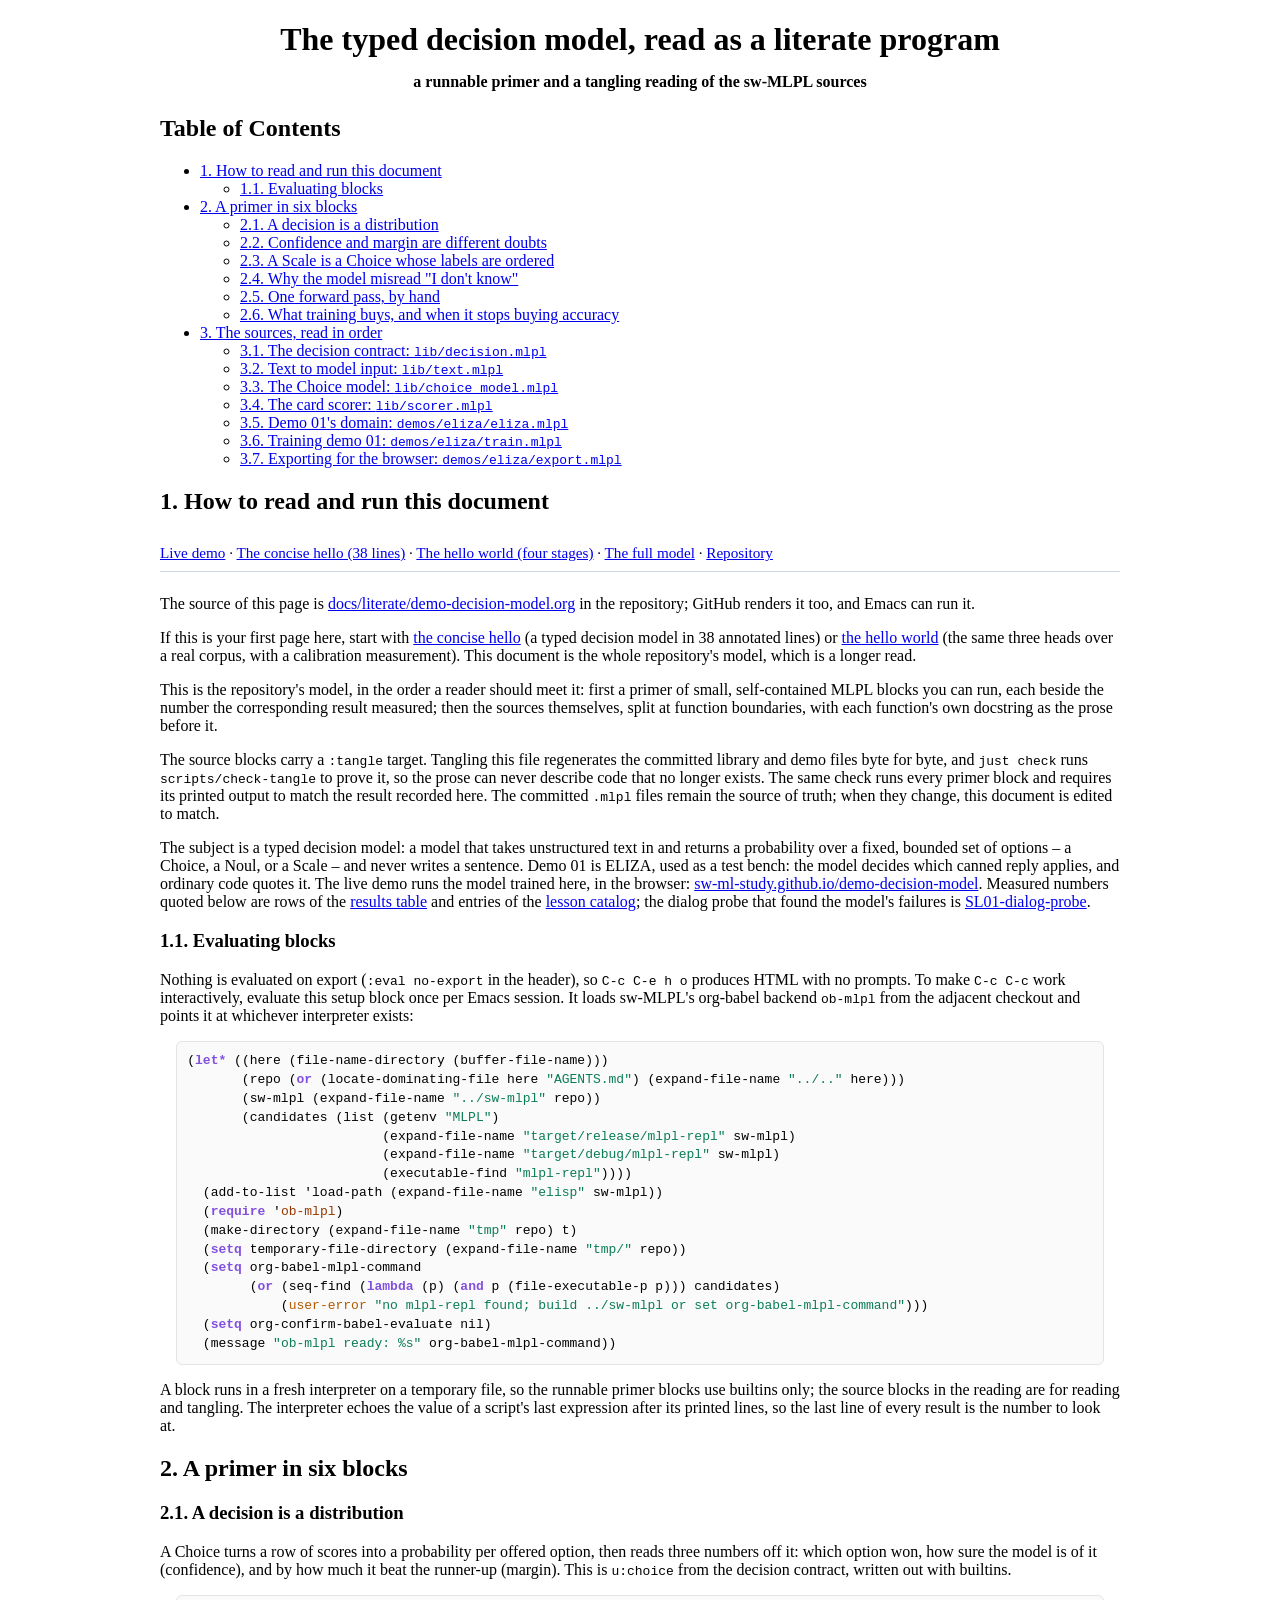
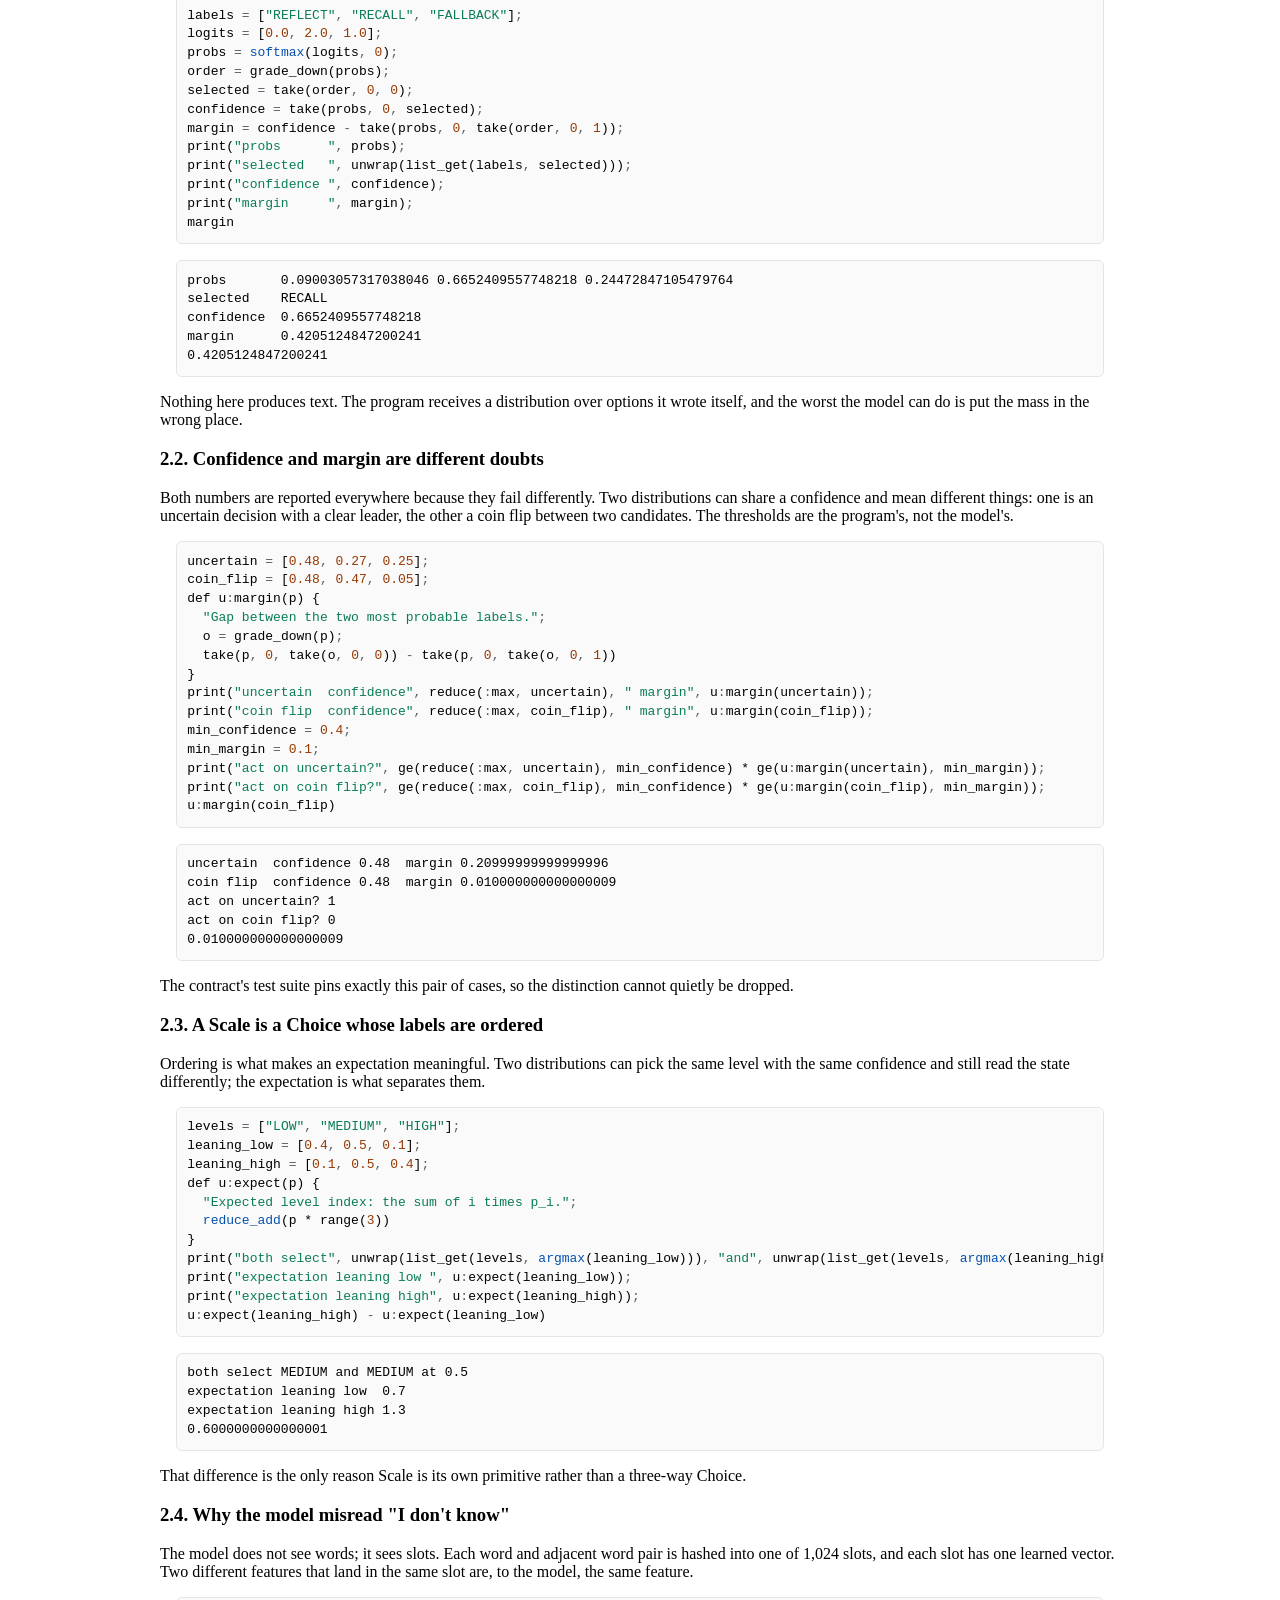
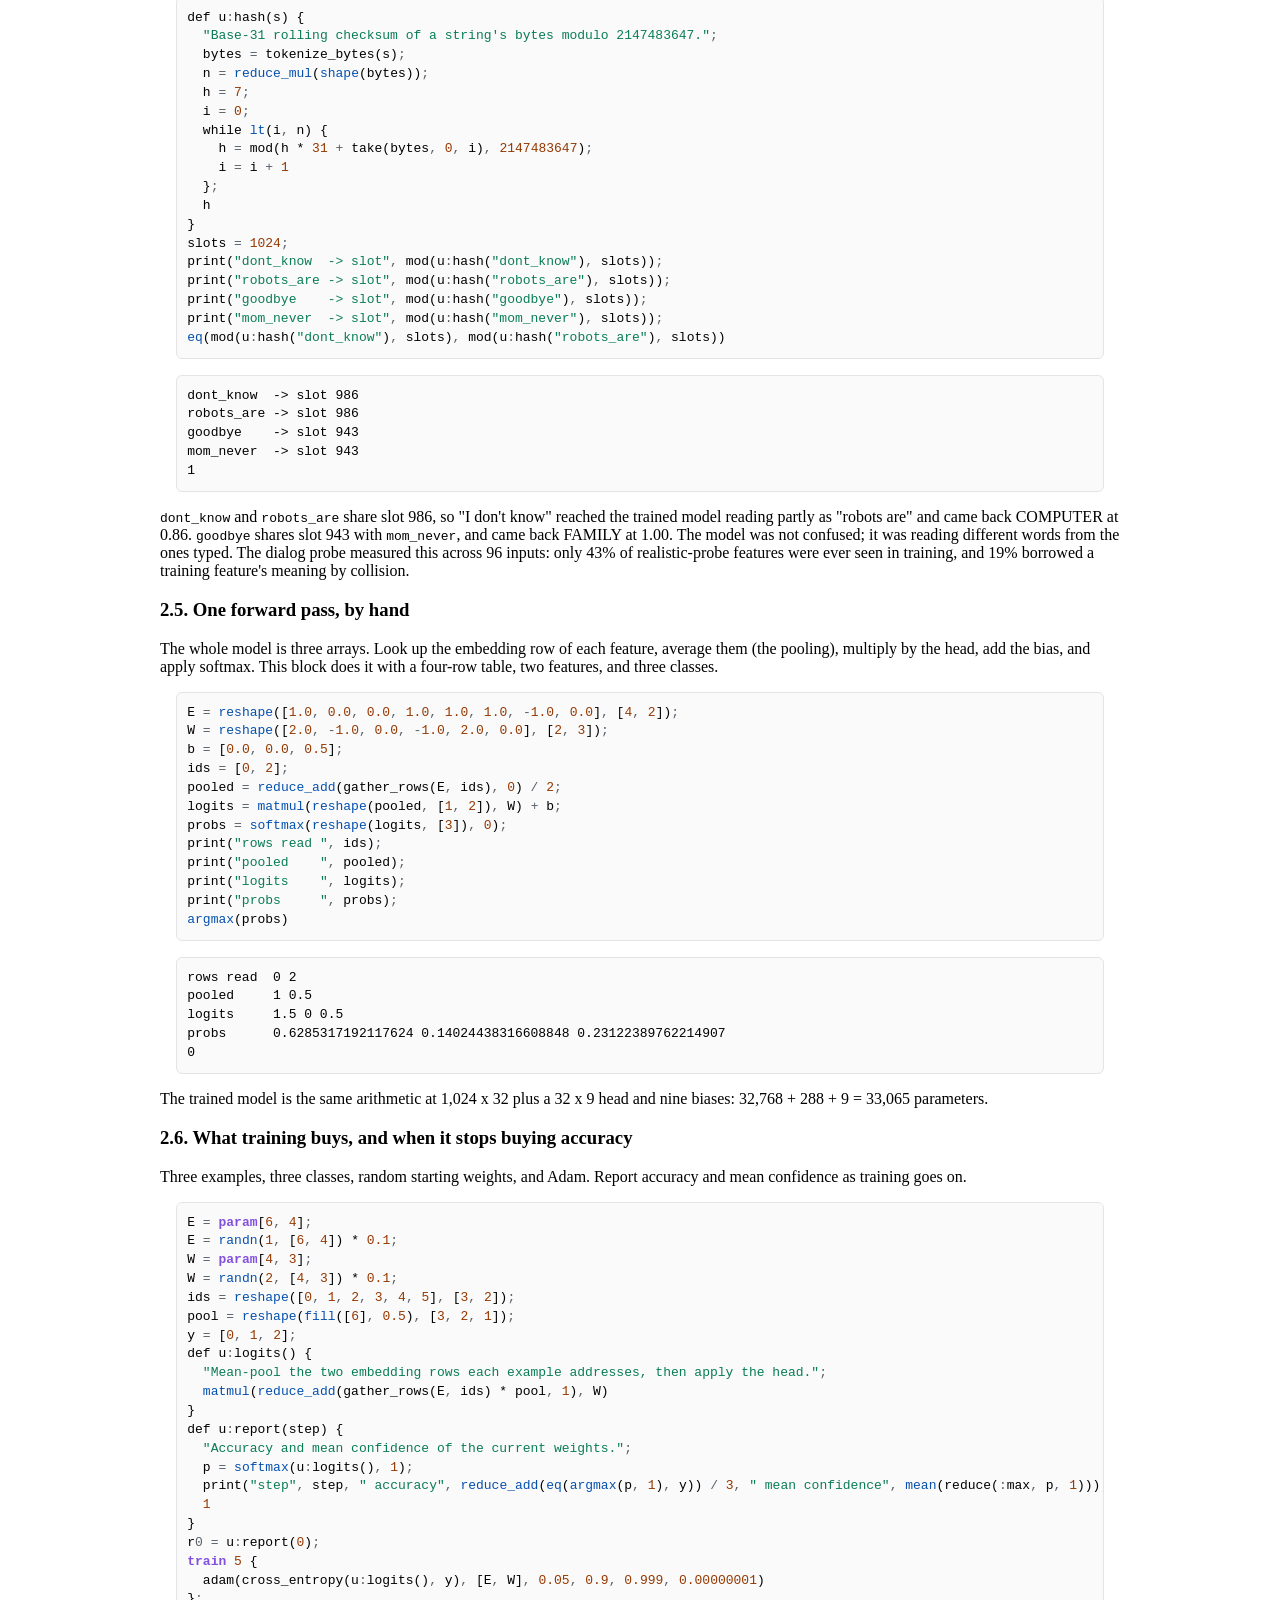
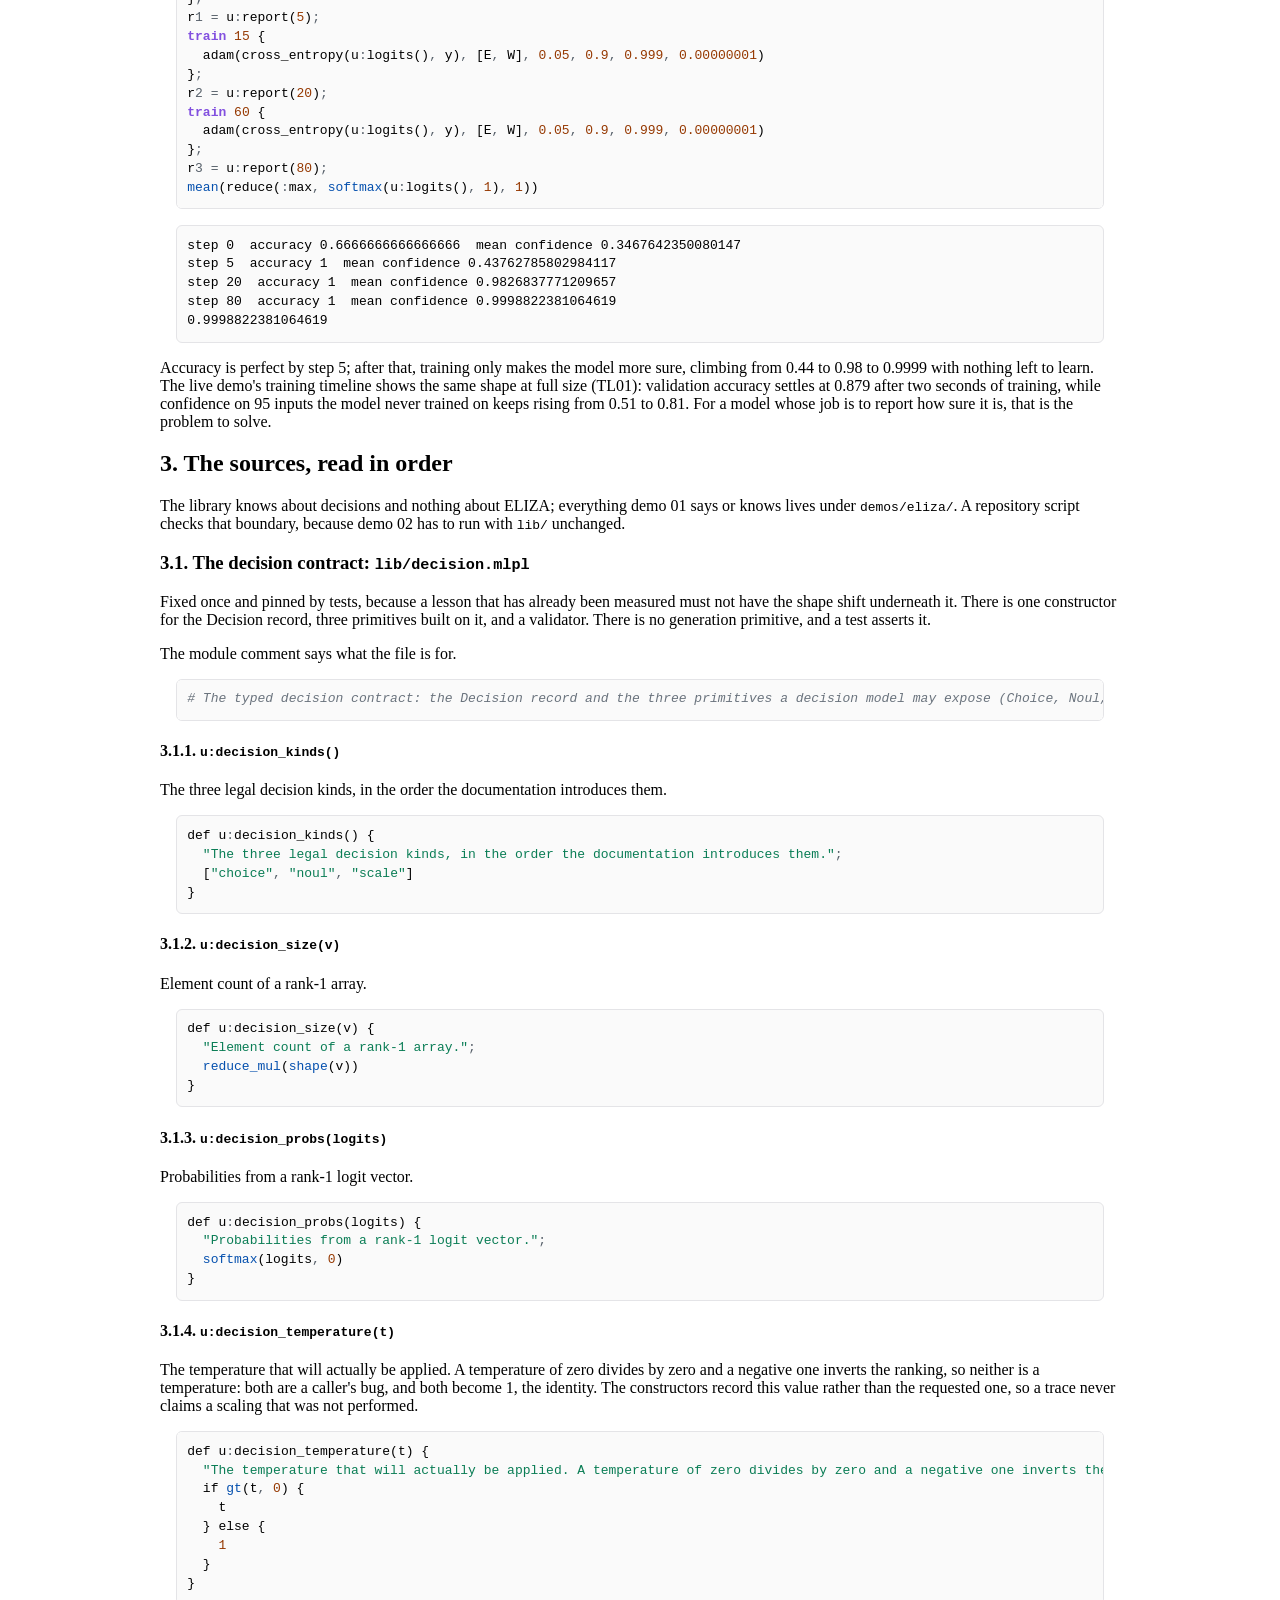
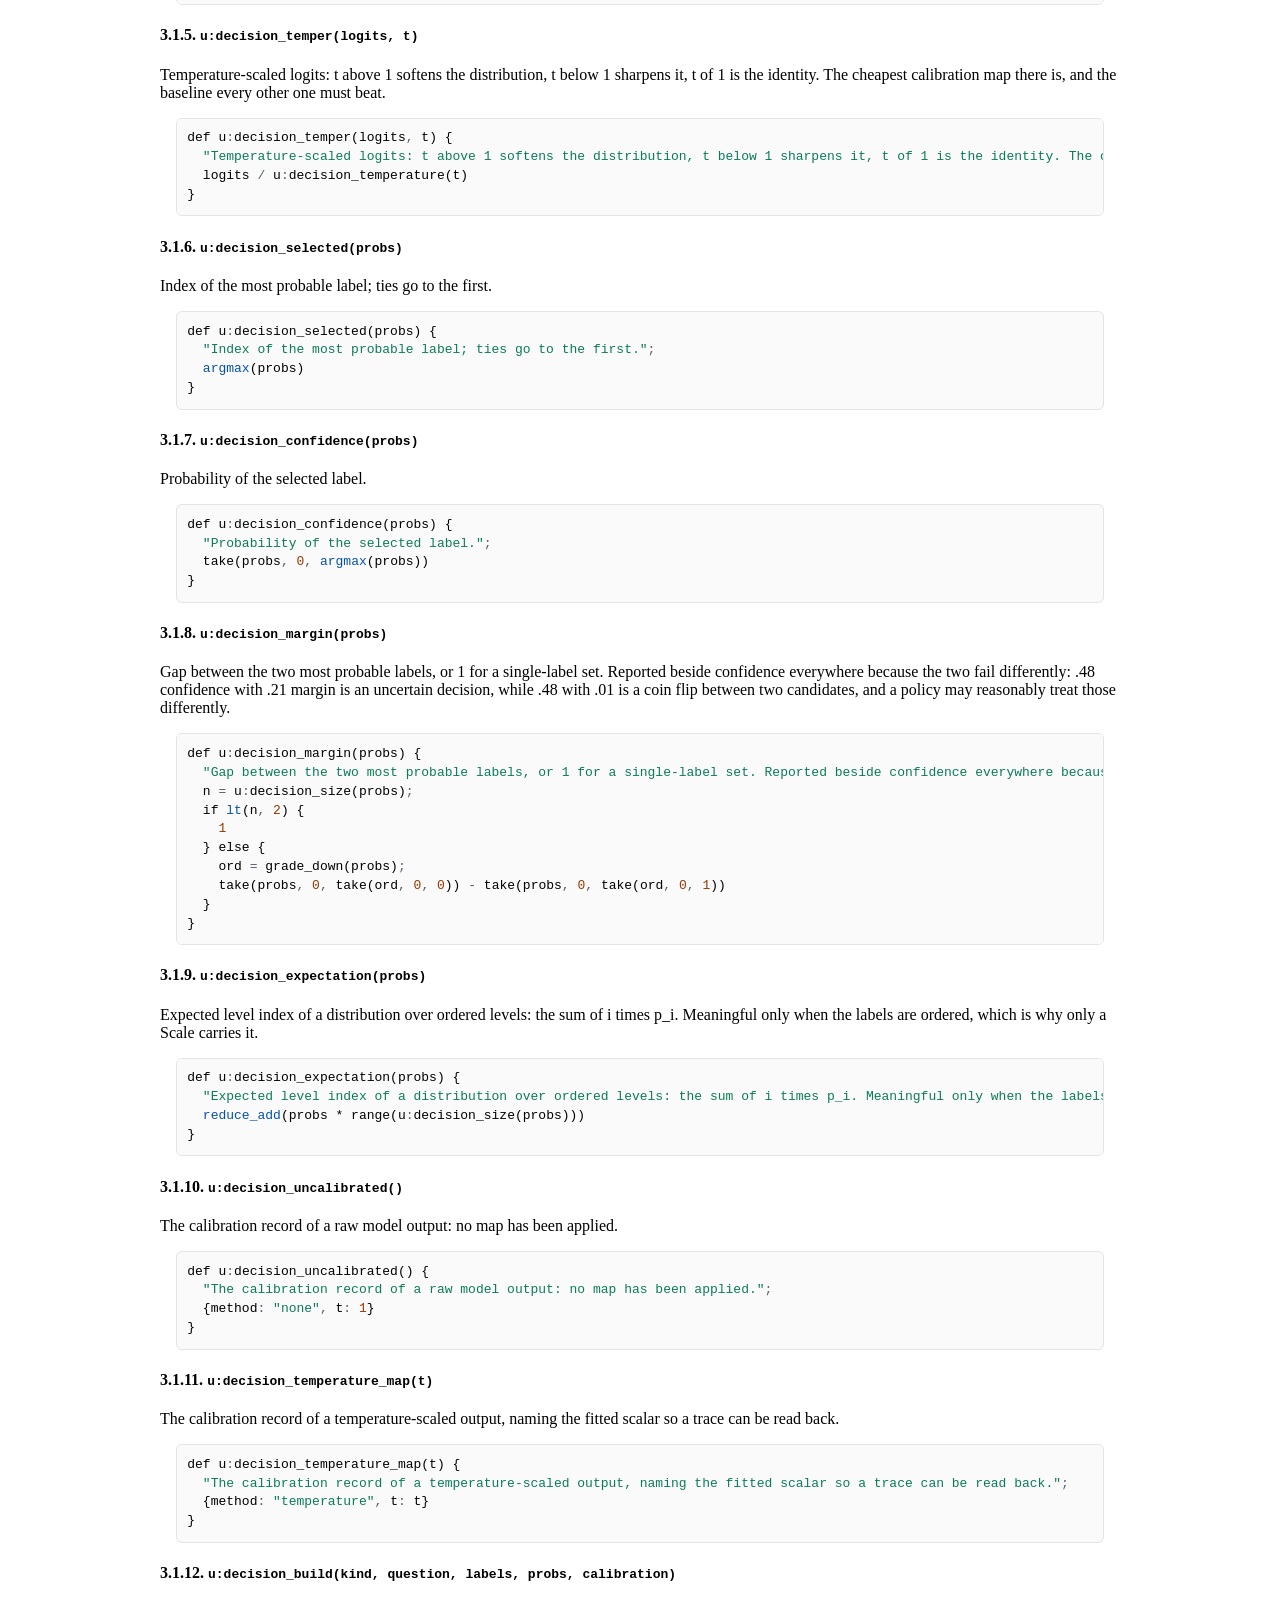
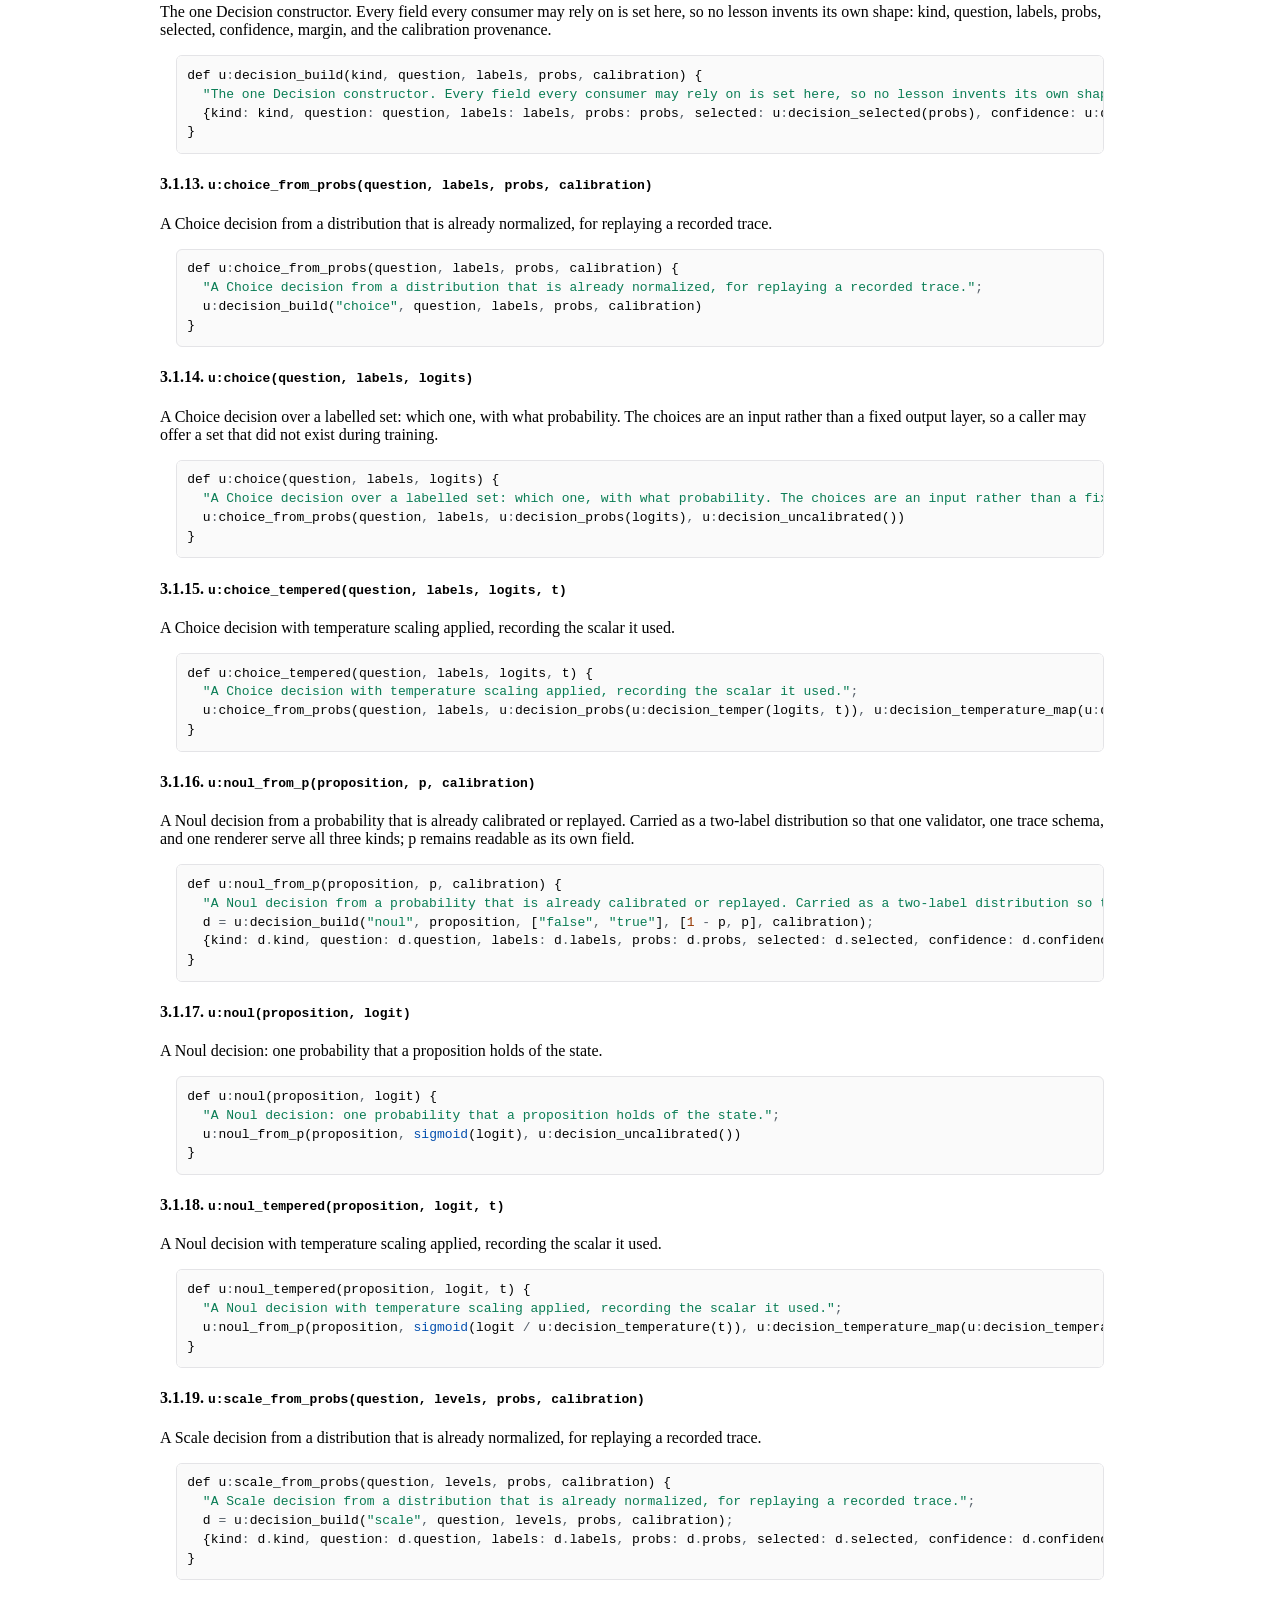
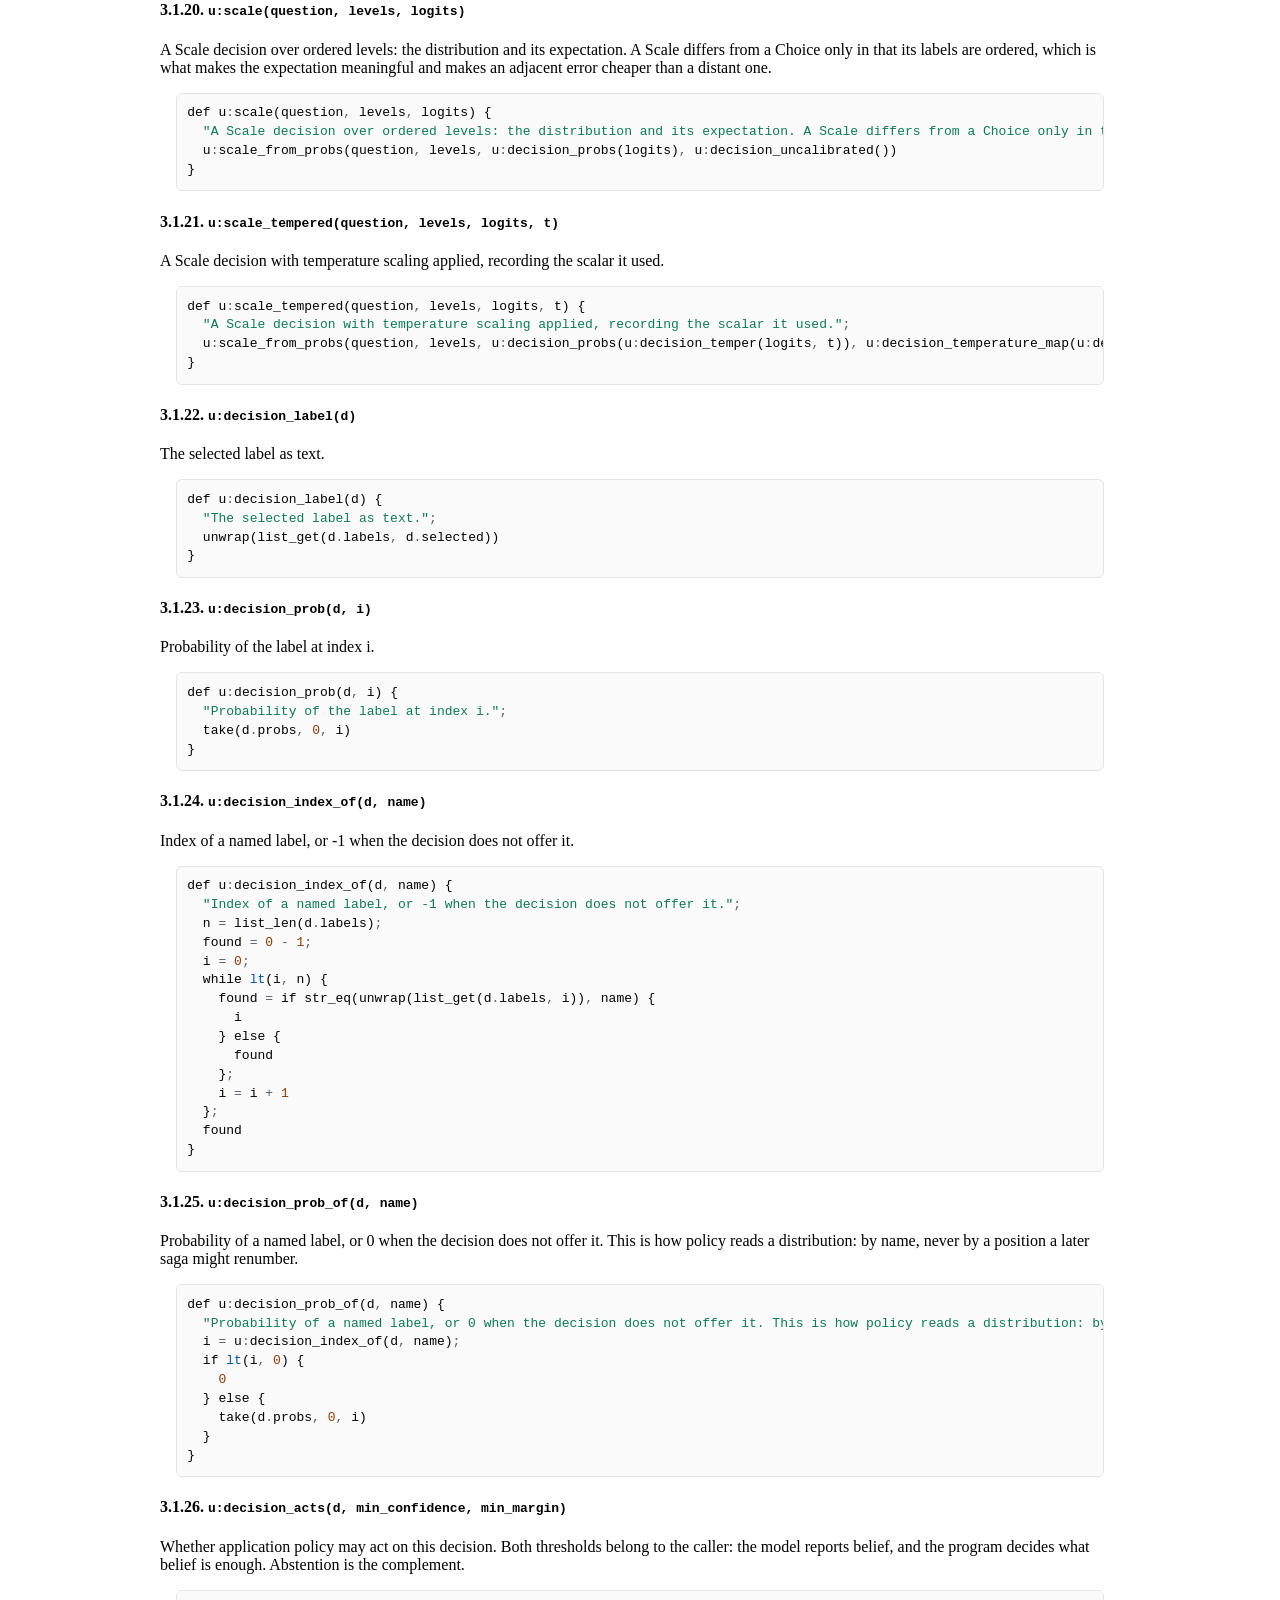
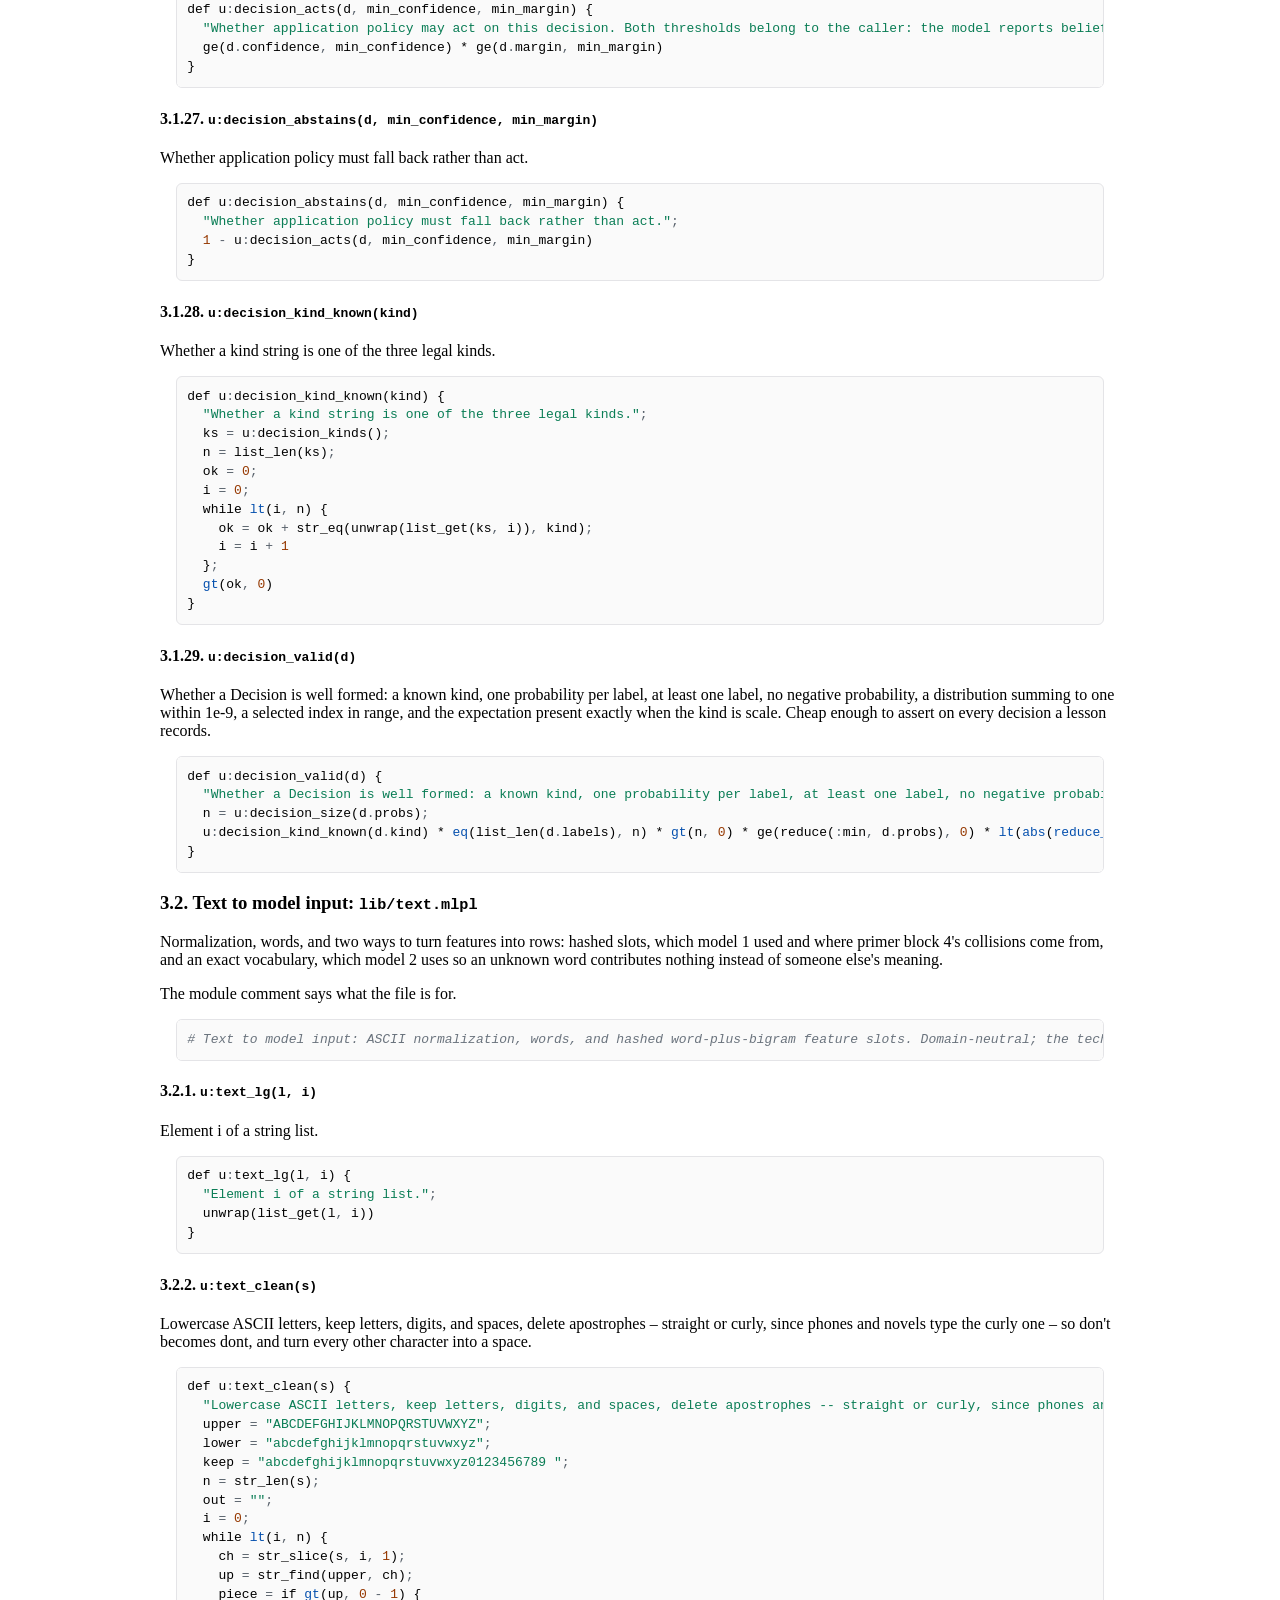
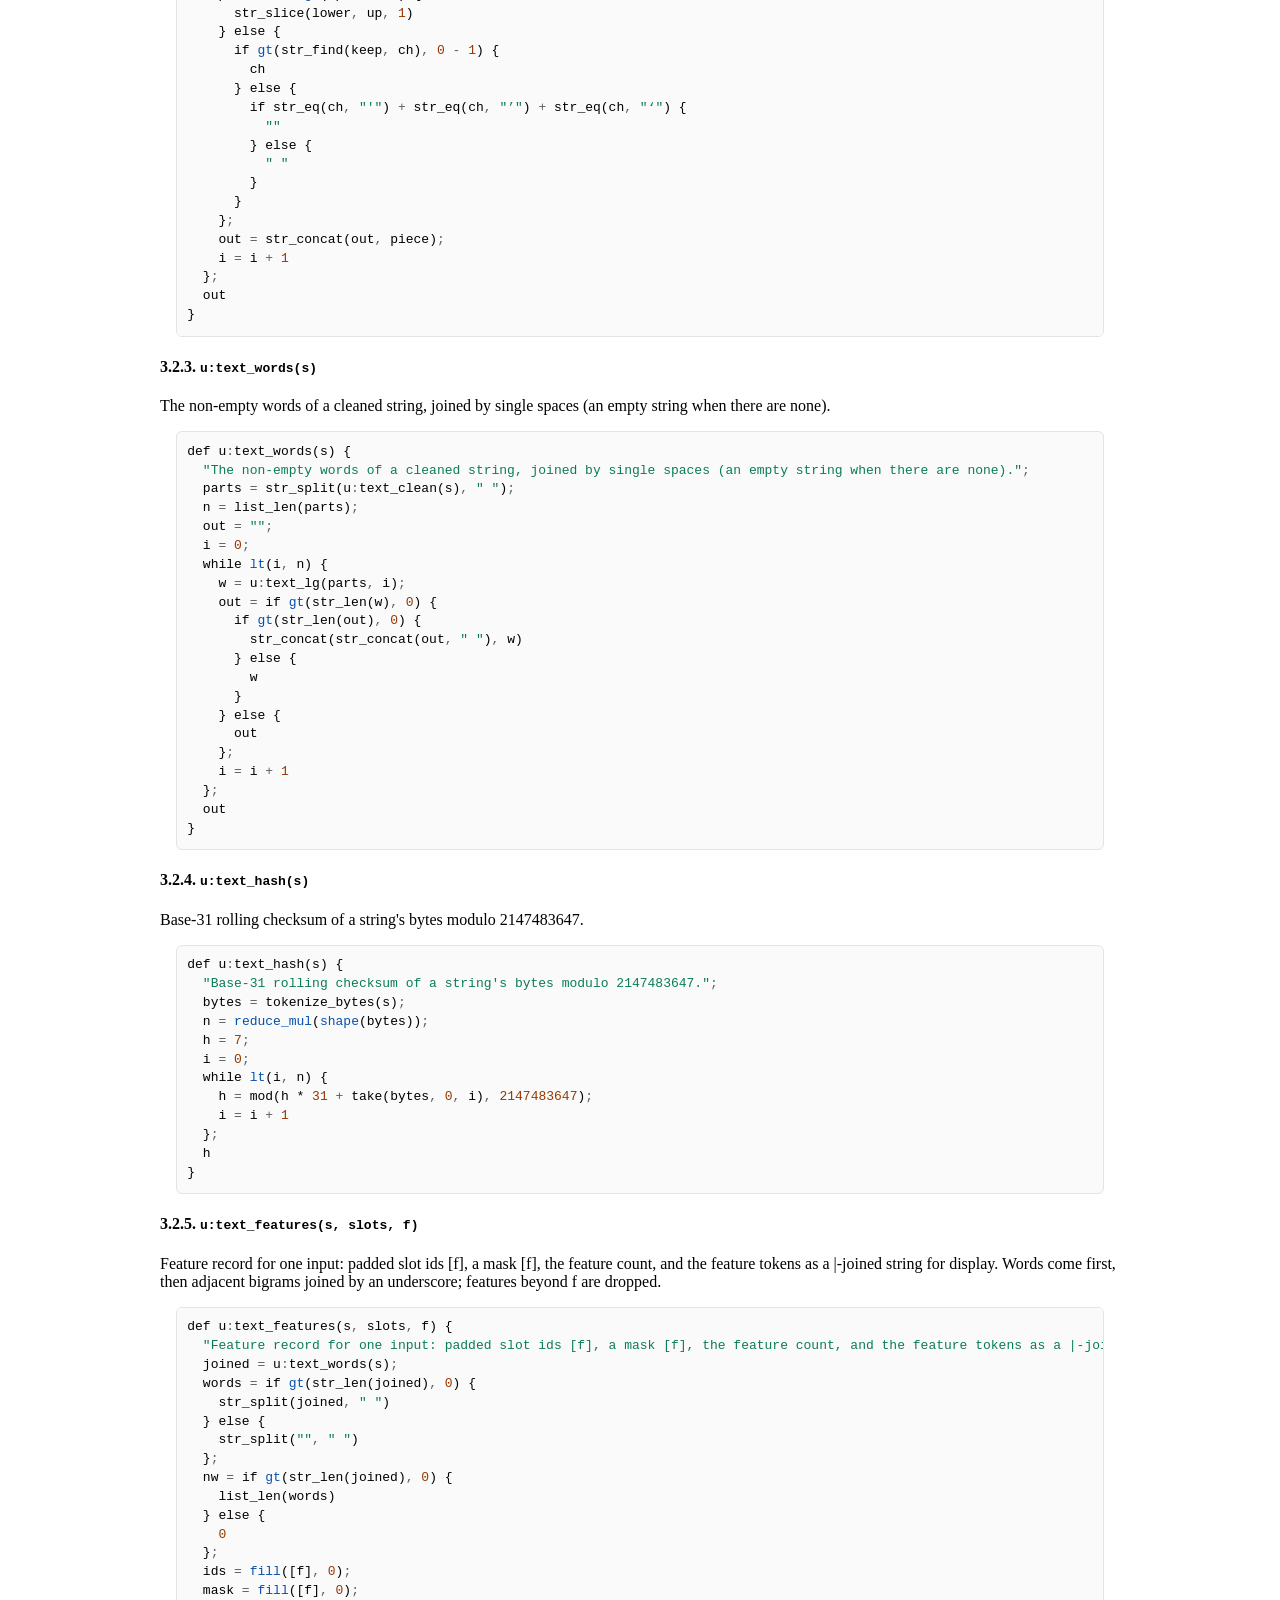
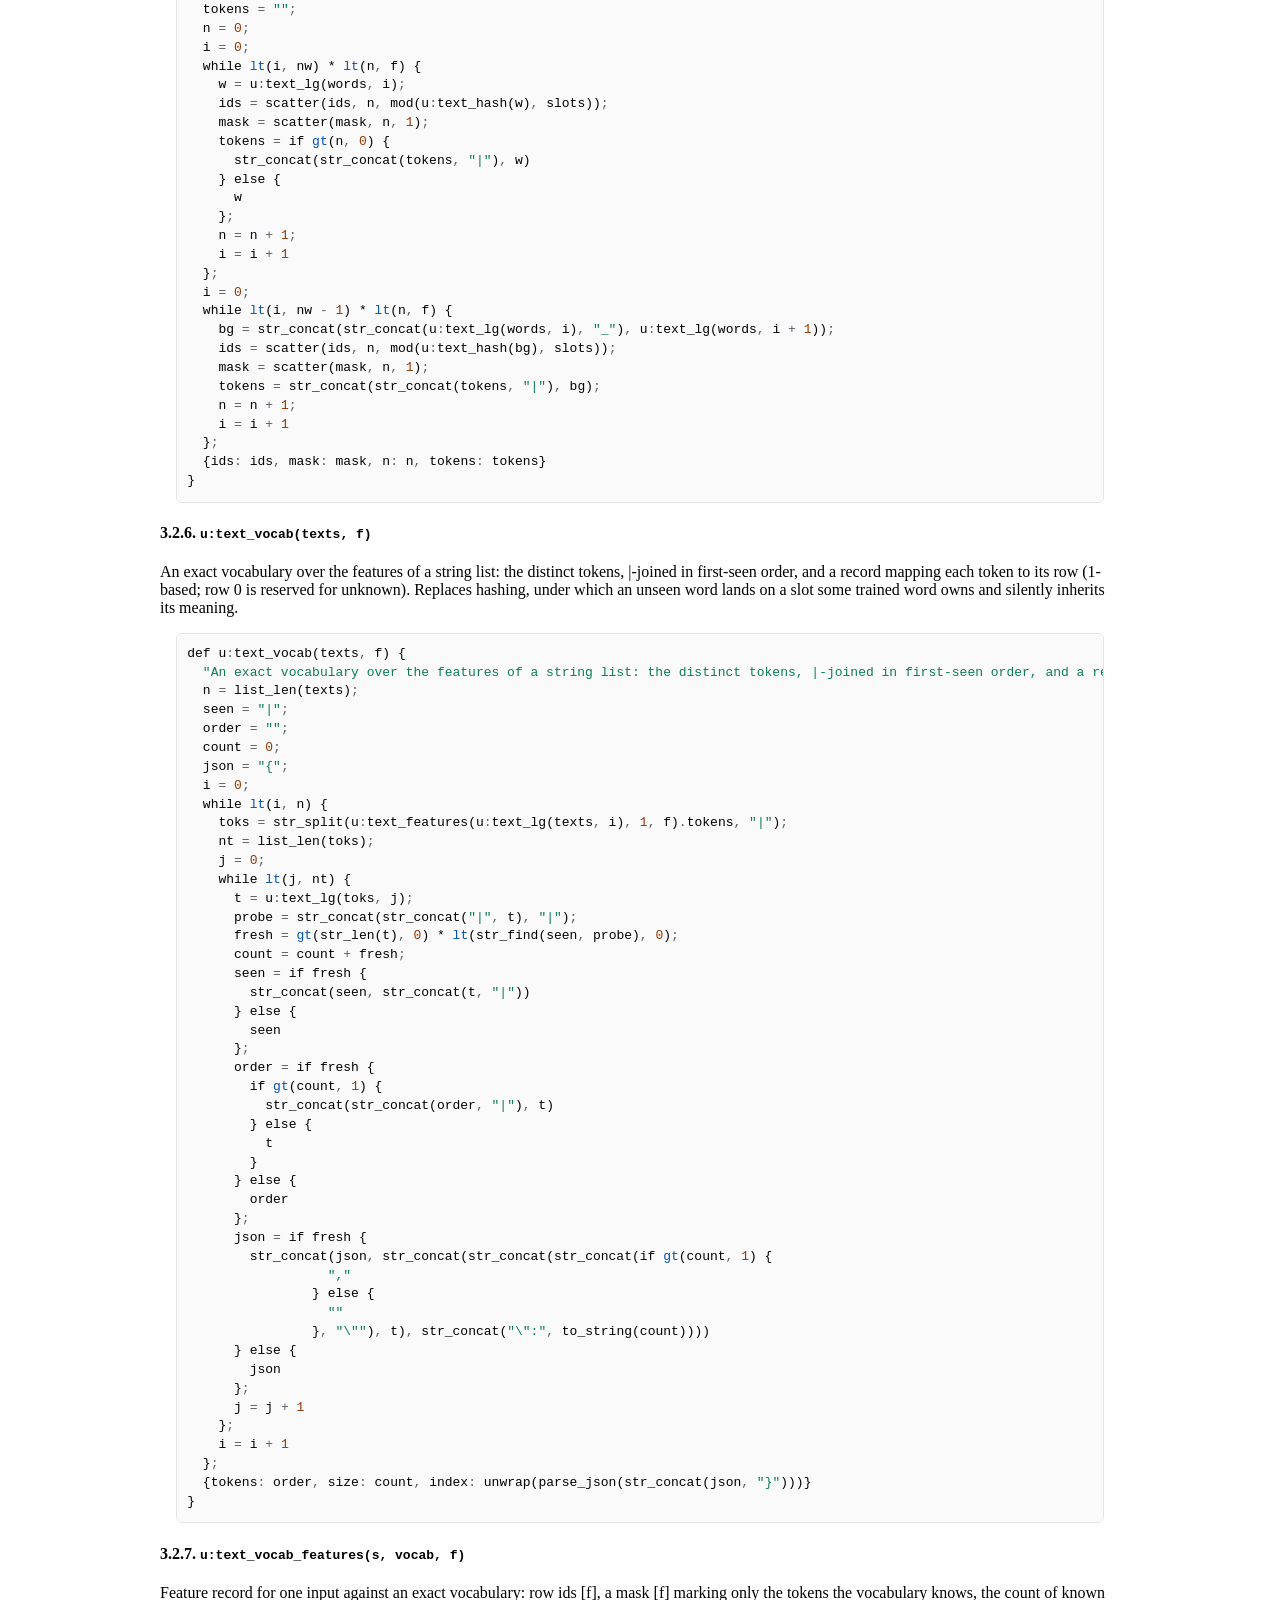
<file: pages/literate.html>
<?xml version="1.0" encoding="utf-8"?>
<!DOCTYPE html PUBLIC "-//W3C//DTD XHTML 1.0 Strict//EN"
"http://www.w3.org/TR/xhtml1/DTD/xhtml1-strict.dtd">
<html xmlns="http://www.w3.org/1999/xhtml" lang="en" xml:lang="en">
<head>
<meta http-equiv="Content-Type" content="text/html;charset=utf-8" />
<meta name="viewport" content="width=device-width, initial-scale=1" />
<title>The typed decision model, read as a literate program</title>
<meta name="author" content="Michael A Wright" />
<meta name="generator" content="Org Mode" />
<style type="text/css">
  #content { max-width: 60em; margin: auto; }
  .title  { text-align: center;
             margin-bottom: .2em; }
  .subtitle { text-align: center;
              font-size: medium;
              font-weight: bold;
              margin-top:0; }
  .todo   { font-family: monospace; color: red; }
  .done   { font-family: monospace; color: green; }
  .priority { font-family: monospace; color: orange; }
  .tag    { background-color: #eee; font-family: monospace;
            padding: 2px; font-size: 80%; font-weight: normal; }
  .timestamp { color: #bebebe; }
  .timestamp-kwd { color: #5f9ea0; }
  .org-right  { margin-left: auto; margin-right: 0px;  text-align: right; }
  .org-left   { margin-left: 0px;  margin-right: auto; text-align: left; }
  .org-center { margin-left: auto; margin-right: auto; text-align: center; }
  .underline { text-decoration: underline; }
  #postamble p, #preamble p { font-size: 90%; margin: .2em; }
  p.verse { margin-left: 3%; }
  pre {
    border: 1px solid #e6e6e6;
    border-radius: 3px;
    background-color: #f2f2f2;
    padding: 8pt;
    font-family: monospace;
    overflow: auto;
    margin: 1.2em;
  }
  pre.src {
    position: relative;
    overflow: auto;
  }
  pre.src:before {
    display: none;
    position: absolute;
    top: -8px;
    right: 12px;
    padding: 3px;
    color: #555;
    background-color: #f2f2f299;
  }
  pre.src:hover:before { display: inline; margin-top: 14px;}
  /* Languages per Org manual */
  pre.src-asymptote:before { content: 'Asymptote'; }
  pre.src-awk:before { content: 'Awk'; }
  pre.src-authinfo::before { content: 'Authinfo'; }
  pre.src-C:before { content: 'C'; }
  /* pre.src-C++ doesn't work in CSS */
  pre.src-clojure:before { content: 'Clojure'; }
  pre.src-css:before { content: 'CSS'; }
  pre.src-D:before { content: 'D'; }
  pre.src-ditaa:before { content: 'ditaa'; }
  pre.src-dot:before { content: 'Graphviz'; }
  pre.src-calc:before { content: 'Emacs Calc'; }
  pre.src-emacs-lisp:before { content: 'Emacs Lisp'; }
  pre.src-fortran:before { content: 'Fortran'; }
  pre.src-gnuplot:before { content: 'gnuplot'; }
  pre.src-haskell:before { content: 'Haskell'; }
  pre.src-hledger:before { content: 'hledger'; }
  pre.src-java:before { content: 'Java'; }
  pre.src-js:before { content: 'Javascript'; }
  pre.src-latex:before { content: 'LaTeX'; }
  pre.src-ledger:before { content: 'Ledger'; }
  pre.src-lisp:before { content: 'Lisp'; }
  pre.src-lilypond:before { content: 'Lilypond'; }
  pre.src-lua:before { content: 'Lua'; }
  pre.src-matlab:before { content: 'MATLAB'; }
  pre.src-mscgen:before { content: 'Mscgen'; }
  pre.src-ocaml:before { content: 'Objective Caml'; }
  pre.src-octave:before { content: 'Octave'; }
  pre.src-org:before { content: 'Org mode'; }
  pre.src-oz:before { content: 'OZ'; }
  pre.src-plantuml:before { content: 'Plantuml'; }
  pre.src-processing:before { content: 'Processing.js'; }
  pre.src-python:before { content: 'Python'; }
  pre.src-R:before { content: 'R'; }
  pre.src-ruby:before { content: 'Ruby'; }
  pre.src-sass:before { content: 'Sass'; }
  pre.src-scheme:before { content: 'Scheme'; }
  pre.src-screen:before { content: 'Gnu Screen'; }
  pre.src-sed:before { content: 'Sed'; }
  pre.src-sh:before { content: 'shell'; }
  pre.src-sql:before { content: 'SQL'; }
  pre.src-sqlite:before { content: 'SQLite'; }
  /* additional languages in org.el's org-babel-load-languages alist */
  pre.src-forth:before { content: 'Forth'; }
  pre.src-io:before { content: 'IO'; }
  pre.src-J:before { content: 'J'; }
  pre.src-makefile:before { content: 'Makefile'; }
  pre.src-maxima:before { content: 'Maxima'; }
  pre.src-perl:before { content: 'Perl'; }
  pre.src-picolisp:before { content: 'Pico Lisp'; }
  pre.src-scala:before { content: 'Scala'; }
  pre.src-shell:before { content: 'Shell Script'; }
  pre.src-ebnf2ps:before { content: 'ebfn2ps'; }
  /* additional language identifiers per "defun org-babel-execute"
       in ob-*.el */
  pre.src-cpp:before  { content: 'C++'; }
  pre.src-abc:before  { content: 'ABC'; }
  pre.src-coq:before  { content: 'Coq'; }
  pre.src-groovy:before  { content: 'Groovy'; }
  /* additional language identifiers from org-babel-shell-names in
     ob-shell.el: ob-shell is the only babel language using a lambda to put
     the execution function name together. */
  pre.src-bash:before  { content: 'bash'; }
  pre.src-csh:before  { content: 'csh'; }
  pre.src-ash:before  { content: 'ash'; }
  pre.src-dash:before  { content: 'dash'; }
  pre.src-ksh:before  { content: 'ksh'; }
  pre.src-mksh:before  { content: 'mksh'; }
  pre.src-posh:before  { content: 'posh'; }
  /* Additional Emacs modes also supported by the LaTeX listings package */
  pre.src-ada:before { content: 'Ada'; }
  pre.src-asm:before { content: 'Assembler'; }
  pre.src-caml:before { content: 'Caml'; }
  pre.src-delphi:before { content: 'Delphi'; }
  pre.src-html:before { content: 'HTML'; }
  pre.src-idl:before { content: 'IDL'; }
  pre.src-mercury:before { content: 'Mercury'; }
  pre.src-metapost:before { content: 'MetaPost'; }
  pre.src-modula-2:before { content: 'Modula-2'; }
  pre.src-pascal:before { content: 'Pascal'; }
  pre.src-ps:before { content: 'PostScript'; }
  pre.src-prolog:before { content: 'Prolog'; }
  pre.src-simula:before { content: 'Simula'; }
  pre.src-tcl:before { content: 'tcl'; }
  pre.src-tex:before { content: 'TeX'; }
  pre.src-plain-tex:before { content: 'Plain TeX'; }
  pre.src-verilog:before { content: 'Verilog'; }
  pre.src-vhdl:before { content: 'VHDL'; }
  pre.src-xml:before { content: 'XML'; }
  pre.src-nxml:before { content: 'XML'; }
  /* add a generic configuration mode; LaTeX export needs an additional
     (add-to-list 'org-latex-listings-langs '(conf " ")) in .emacs */
  pre.src-conf:before { content: 'Configuration File'; }

  table { border-collapse:collapse; }
  caption.t-above { caption-side: top; }
  caption.t-bottom { caption-side: bottom; }
  td, th { vertical-align:top;  }
  th.org-right  { text-align: center;  }
  th.org-left   { text-align: center;   }
  th.org-center { text-align: center; }
  td.org-right  { text-align: right;  }
  td.org-left   { text-align: left;   }
  td.org-center { text-align: center; }
  dt { font-weight: bold; }
  .footpara { display: inline; }
  .footdef  { margin-bottom: 1em; }
  .figure { padding: 1em; }
  .figure p { text-align: center; }
  .equation-container {
    display: table;
    text-align: center;
    width: 100%;
  }
  .equation {
    vertical-align: middle;
  }
  .equation-label {
    display: table-cell;
    text-align: right;
    vertical-align: middle;
  }
  .inlinetask {
    padding: 10px;
    border: 2px solid gray;
    margin: 10px;
    background: #ffffcc;
  }
  #org-div-home-and-up
   { text-align: right; font-size: 70%; white-space: nowrap; }
  textarea { overflow-x: auto; }
  .linenr { font-size: smaller }
  .code-highlighted { background-color: #ffff00; }
  .org-info-js_info-navigation { border-style: none; }
  #org-info-js_console-label
    { font-size: 10px; font-weight: bold; white-space: nowrap; }
  .org-info-js_search-highlight
    { background-color: #ffff00; color: #000000; font-weight: bold; }
  .org-svg { }
</style>
<style>
/* Colour for the MLPL blocks. htmlize turns the faces sw-MLPL's major mode
applies into these class names; batch Emacs has no display and so no
colours of its own, which is why they are chosen here. */
pre.src, pre.example { background: #fafafa; border: 1px solid #e4e4e7; border-radius: 6px; line-height: 1.45; }
.org-mlpl-keyword, .org-mlpl-context-keyword, .org-keyword { color: #8250df; font-weight: 600; }
.org-mlpl-builtin { color: #0550ae; }
.org-mlpl-number, .org-constant { color: #953800; }
.org-string { color: #0a7d55; }
.org-comment, .org-comment-delimiter { color: #6a737d; font-style: italic; }
.org-mlpl-operator { color: #57606a; }
.org-warning { color: #b35900; }
@media (prefers-color-scheme: dark) {
body { background: #0d1117; color: #c9d1d9; }
a { color: #79c0ff; }
pre.src, pre.example { background: #161b22; border-color: #30363d; color: #c9d1d9; }
.org-mlpl-keyword, .org-mlpl-context-keyword, .org-keyword { color: #d2a8ff; }
.org-mlpl-builtin { color: #79c0ff; }
.org-mlpl-number, .org-constant { color: #ffa657; }
.org-string { color: #7ee2b8; }
.org-comment, .org-comment-delimiter { color: #8b949e; }
.org-mlpl-operator { color: #8b949e; }
}
</style>
</head>
<body>
<div id="content" class="content">
<h1 class="title">The typed decision model, read as a literate program
<br />
<span class="subtitle">a runnable primer and a tangling reading of the sw-MLPL sources</span>
</h1>
<div id="table-of-contents" role="doc-toc">
<h2>Table of Contents</h2>
<div id="text-table-of-contents" role="doc-toc">
<ul>
<li><a href="#org070e2ef">1. How to read and run this document</a>
<ul>
<li><a href="#org9b38c95">1.1. Evaluating blocks</a></li>
</ul>
</li>
<li><a href="#orgdbdfba0">2. A primer in six blocks</a>
<ul>
<li><a href="#orgb3af999">2.1. A decision is a distribution</a></li>
<li><a href="#org87f2fde">2.2. Confidence and margin are different doubts</a></li>
<li><a href="#org69fdf23">2.3. A Scale is a Choice whose labels are ordered</a></li>
<li><a href="#orgef81ddd">2.4. Why the model misread "I don't know"</a></li>
<li><a href="#org2142c73">2.5. One forward pass, by hand</a></li>
<li><a href="#org8c0628a">2.6. What training buys, and when it stops buying accuracy</a></li>
</ul>
</li>
<li><a href="#org407c62a">3. The sources, read in order</a>
<ul>
<li><a href="#org5e378dd">3.1. The decision contract: <code>lib/decision.mlpl</code></a></li>
<li><a href="#orgfda68e3">3.2. Text to model input: <code>lib/text.mlpl</code></a></li>
<li><a href="#org5bf129a">3.3. The Choice model: <code>lib/choice_model.mlpl</code></a></li>
<li><a href="#orgbafff82">3.4. The card scorer: <code>lib/scorer.mlpl</code></a></li>
<li><a href="#org1d2813d">3.5. Demo 01's domain: <code>demos/eliza/eliza.mlpl</code></a></li>
<li><a href="#orgeebe046">3.6. Training demo 01: <code>demos/eliza/train.mlpl</code></a></li>
<li><a href="#org90ce51b">3.7. Exporting for the browser: <code>demos/eliza/export.mlpl</code></a></li>
</ul>
</li>
</ul>
</div>
</div>
<div id="outline-container-org070e2ef" class="outline-2">
<h2 id="org070e2ef"><span class="section-number-2">1.</span> How to read and run this document</h2>
<div class="outline-text-2" id="text-1">
<nav style="margin:0 0 1.5em 0; padding:0.6em 0; border-bottom:1px solid #d0d7de; font-size:0.95em">
<a href="https://sw-ml-study.github.io/demo-decision-model/">Live demo</a> ·
<a href="concise-hello.html">The concise hello (38 lines)</a> ·
<a href="typed-decisions.html">The hello world (four stages)</a> ·
<a href="literate.html">The full model</a> ·
<a href="https://github.com/sw-ml-study/demo-decision-model">Repository</a>
</nav>

<p>
The source of this page is <a href="https://github.com/sw-ml-study/demo-decision-model/blob/main/docs/literate/demo-decision-model.org">docs/literate/demo-decision-model.org</a> in the repository; GitHub renders it too, and Emacs can run it.
</p>

<p>
If this is your first page here, start with <a href="concise-hello.html">the concise hello</a> (a typed
decision model in 38 annotated lines) or <a href="typed-decisions.html">the hello world</a> (the same three
heads over a real corpus, with a calibration measurement). This document is the
whole repository's model, which is a longer read.
</p>

<p>
This is the repository's model, in the order a reader should meet it: first a
primer of small, self-contained MLPL blocks you can run, each beside the number
the corresponding result measured; then the sources themselves, split at
function boundaries, with each function's own docstring as the prose before it.
</p>

<p>
The source blocks carry a <code>:tangle</code> target. Tangling this file regenerates the
committed library and demo files byte for byte, and <code>just check</code> runs
<code>scripts/check-tangle</code> to prove it, so the prose can never describe code that no
longer exists. The same check runs every primer block and requires its printed
output to match the result recorded here. The committed <code>.mlpl</code> files remain the
source of truth; when they change, this document is edited to match.
</p>

<p>
The subject is a typed decision model: a model that takes unstructured text in
and returns a probability over a fixed, bounded set of options &#x2013; a Choice, a
Noul, or a Scale &#x2013; and never writes a sentence. Demo 01 is ELIZA, used as a
test bench: the model decides which canned reply applies, and ordinary code
quotes it. The live demo runs the model trained here, in the browser:
<a href="https://sw-ml-study.github.io/demo-decision-model/">sw-ml-study.github.io/demo-decision-model</a>.
Measured numbers quoted below are rows of the
<a href="https://github.com/sw-ml-study/demo-decision-model/blob/main/docs/reference/results.md">results table</a> and entries of the
<a href="https://github.com/sw-ml-study/demo-decision-model/blob/main/catalog/lessons.toml">lesson catalog</a>; the dialog probe that found
the model's failures is <a href="https://github.com/sw-ml-study/demo-decision-model/blob/main/docs/experiments/SL01-dialog-probe.md">SL01-dialog-probe</a>.
</p>
</div>
<div id="outline-container-org9b38c95" class="outline-3">
<h3 id="org9b38c95"><span class="section-number-3">1.1.</span> Evaluating blocks</h3>
<div class="outline-text-3" id="text-1-1">
<p>
Nothing is evaluated on export (<code>:eval no-export</code> in the header), so <code>C-c C-e h o</code>
produces HTML with no prompts. To make <code>C-c C-c</code> work interactively, evaluate
this setup block once per Emacs session. It loads sw-MLPL's org-babel backend
<code>ob-mlpl</code> from the adjacent checkout and points it at whichever interpreter
exists:
</p>

<div class="org-src-container">
<pre class="src src-emacs-lisp">(<span class="org-keyword">let*</span> ((here (file-name-directory (buffer-file-name)))
       (repo (<span class="org-keyword">or</span> (locate-dominating-file here <span class="org-string">"AGENTS.md"</span>) (expand-file-name <span class="org-string">"../.."</span> here)))
       (sw-mlpl (expand-file-name <span class="org-string">"../sw-mlpl"</span> repo))
       (candidates (list (getenv <span class="org-string">"MLPL"</span>)
                         (expand-file-name <span class="org-string">"target/release/mlpl-repl"</span> sw-mlpl)
                         (expand-file-name <span class="org-string">"target/debug/mlpl-repl"</span> sw-mlpl)
                         (executable-find <span class="org-string">"mlpl-repl"</span>))))
  (add-to-list 'load-path (expand-file-name <span class="org-string">"elisp"</span> sw-mlpl))
  (<span class="org-keyword">require</span> '<span class="org-constant">ob-mlpl</span>)
  (make-directory (expand-file-name <span class="org-string">"tmp"</span> repo) t)
  (<span class="org-keyword">setq</span> temporary-file-directory (expand-file-name <span class="org-string">"tmp/"</span> repo))
  (<span class="org-keyword">setq</span> org-babel-mlpl-command
        (<span class="org-keyword">or</span> (seq-find (<span class="org-keyword">lambda</span> (p) (<span class="org-keyword">and</span> p (file-executable-p p))) candidates)
            (<span class="org-warning">user-error</span> <span class="org-string">"no mlpl-repl found; build ../sw-mlpl or set org-babel-mlpl-command"</span>)))
  (<span class="org-keyword">setq</span> org-confirm-babel-evaluate nil)
  (message <span class="org-string">"ob-mlpl ready: %s"</span> org-babel-mlpl-command))
</pre>
</div>

<p>
A block runs in a fresh interpreter on a temporary file, so the runnable primer
blocks use builtins only; the source blocks in the reading are for reading and
tangling. The interpreter echoes the value of a script's last expression after
its printed lines, so the last line of every result is the number to look at.
</p>
</div>
</div>
</div>
<div id="outline-container-orgdbdfba0" class="outline-2">
<h2 id="orgdbdfba0"><span class="section-number-2">2.</span> A primer in six blocks</h2>
<div class="outline-text-2" id="text-2">
</div>
<div id="outline-container-orgb3af999" class="outline-3">
<h3 id="orgb3af999"><span class="section-number-3">2.1.</span> A decision is a distribution</h3>
<div class="outline-text-3" id="text-2-1">
<p>
A Choice turns a row of scores into a probability per offered option, then reads three numbers off it: which option won, how sure the model is of it (confidence), and by how much it beat the runner-up (margin). This is <code>u:choice</code> from the decision contract, written out with builtins.
</p>

<div class="org-src-container">
<pre class="src src-mlpl">labels <span class="org-mlpl-operator">=</span> [<span class="org-string">"REFLECT"</span><span class="org-mlpl-operator">,</span> <span class="org-string">"RECALL"</span><span class="org-mlpl-operator">,</span> <span class="org-string">"FALLBACK"</span>]<span class="org-mlpl-operator">;</span>
logits <span class="org-mlpl-operator">=</span> [<span class="org-mlpl-number">0.0</span><span class="org-mlpl-operator">,</span> <span class="org-mlpl-number">2.0</span><span class="org-mlpl-operator">,</span> <span class="org-mlpl-number">1.0</span>]<span class="org-mlpl-operator">;</span>
probs <span class="org-mlpl-operator">=</span> <span class="org-mlpl-builtin">softmax</span>(logits<span class="org-mlpl-operator">,</span> <span class="org-mlpl-number">0</span>)<span class="org-mlpl-operator">;</span>
order <span class="org-mlpl-operator">=</span> grade_down(probs)<span class="org-mlpl-operator">;</span>
selected <span class="org-mlpl-operator">=</span> take(order<span class="org-mlpl-operator">,</span> <span class="org-mlpl-number">0</span><span class="org-mlpl-operator">,</span> <span class="org-mlpl-number">0</span>)<span class="org-mlpl-operator">;</span>
confidence <span class="org-mlpl-operator">=</span> take(probs<span class="org-mlpl-operator">,</span> <span class="org-mlpl-number">0</span><span class="org-mlpl-operator">,</span> selected)<span class="org-mlpl-operator">;</span>
margin <span class="org-mlpl-operator">=</span> confidence <span class="org-mlpl-operator">-</span> take(probs<span class="org-mlpl-operator">,</span> <span class="org-mlpl-number">0</span><span class="org-mlpl-operator">,</span> take(order<span class="org-mlpl-operator">,</span> <span class="org-mlpl-number">0</span><span class="org-mlpl-operator">,</span> <span class="org-mlpl-number">1</span>))<span class="org-mlpl-operator">;</span>
print(<span class="org-string">"probs      "</span><span class="org-mlpl-operator">,</span> probs)<span class="org-mlpl-operator">;</span>
print(<span class="org-string">"selected   "</span><span class="org-mlpl-operator">,</span> unwrap(list_get(labels<span class="org-mlpl-operator">,</span> selected)))<span class="org-mlpl-operator">;</span>
print(<span class="org-string">"confidence "</span><span class="org-mlpl-operator">,</span> confidence)<span class="org-mlpl-operator">;</span>
print(<span class="org-string">"margin     "</span><span class="org-mlpl-operator">,</span> margin)<span class="org-mlpl-operator">;</span>
margin
</pre>
</div>

<pre class="example">
probs       0.09003057317038046 0.6652409557748218 0.24472847105479764
selected    RECALL
confidence  0.6652409557748218
margin      0.4205124847200241
0.4205124847200241
</pre>


<p>
Nothing here produces text. The program receives a distribution over options it wrote itself, and the worst the model can do is put the mass in the wrong place.
</p>
</div>
</div>
<div id="outline-container-org87f2fde" class="outline-3">
<h3 id="org87f2fde"><span class="section-number-3">2.2.</span> Confidence and margin are different doubts</h3>
<div class="outline-text-3" id="text-2-2">
<p>
Both numbers are reported everywhere because they fail differently. Two distributions can share a confidence and mean different things: one is an uncertain decision with a clear leader, the other a coin flip between two candidates. The thresholds are the program's, not the model's.
</p>

<div class="org-src-container">
<pre class="src src-mlpl">uncertain <span class="org-mlpl-operator">=</span> [<span class="org-mlpl-number">0.48</span><span class="org-mlpl-operator">,</span> <span class="org-mlpl-number">0.27</span><span class="org-mlpl-operator">,</span> <span class="org-mlpl-number">0.25</span>]<span class="org-mlpl-operator">;</span>
coin_flip <span class="org-mlpl-operator">=</span> [<span class="org-mlpl-number">0.48</span><span class="org-mlpl-operator">,</span> <span class="org-mlpl-number">0.47</span><span class="org-mlpl-operator">,</span> <span class="org-mlpl-number">0.05</span>]<span class="org-mlpl-operator">;</span>
def u<span class="org-mlpl-operator">:</span>margin(p) {
  <span class="org-string">"Gap between the two most probable labels."</span><span class="org-mlpl-operator">;</span>
  o <span class="org-mlpl-operator">=</span> grade_down(p)<span class="org-mlpl-operator">;</span>
  take(p<span class="org-mlpl-operator">,</span> <span class="org-mlpl-number">0</span><span class="org-mlpl-operator">,</span> take(o<span class="org-mlpl-operator">,</span> <span class="org-mlpl-number">0</span><span class="org-mlpl-operator">,</span> <span class="org-mlpl-number">0</span>)) <span class="org-mlpl-operator">-</span> take(p<span class="org-mlpl-operator">,</span> <span class="org-mlpl-number">0</span><span class="org-mlpl-operator">,</span> take(o<span class="org-mlpl-operator">,</span> <span class="org-mlpl-number">0</span><span class="org-mlpl-operator">,</span> <span class="org-mlpl-number">1</span>))
}
print(<span class="org-string">"uncertain  confidence"</span><span class="org-mlpl-operator">,</span> reduce(<span class="org-mlpl-operator">:</span>max<span class="org-mlpl-operator">,</span> uncertain)<span class="org-mlpl-operator">,</span> <span class="org-string">" margin"</span><span class="org-mlpl-operator">,</span> u<span class="org-mlpl-operator">:</span>margin(uncertain))<span class="org-mlpl-operator">;</span>
print(<span class="org-string">"coin flip  confidence"</span><span class="org-mlpl-operator">,</span> reduce(<span class="org-mlpl-operator">:</span>max<span class="org-mlpl-operator">,</span> coin_flip)<span class="org-mlpl-operator">,</span> <span class="org-string">" margin"</span><span class="org-mlpl-operator">,</span> u<span class="org-mlpl-operator">:</span>margin(coin_flip))<span class="org-mlpl-operator">;</span>
min_confidence <span class="org-mlpl-operator">=</span> <span class="org-mlpl-number">0.4</span><span class="org-mlpl-operator">;</span>
min_margin <span class="org-mlpl-operator">=</span> <span class="org-mlpl-number">0.1</span><span class="org-mlpl-operator">;</span>
print(<span class="org-string">"act on uncertain?"</span><span class="org-mlpl-operator">,</span> ge(reduce(<span class="org-mlpl-operator">:</span>max<span class="org-mlpl-operator">,</span> uncertain)<span class="org-mlpl-operator">,</span> min_confidence) * ge(u<span class="org-mlpl-operator">:</span>margin(uncertain)<span class="org-mlpl-operator">,</span> min_margin))<span class="org-mlpl-operator">;</span>
print(<span class="org-string">"act on coin flip?"</span><span class="org-mlpl-operator">,</span> ge(reduce(<span class="org-mlpl-operator">:</span>max<span class="org-mlpl-operator">,</span> coin_flip)<span class="org-mlpl-operator">,</span> min_confidence) * ge(u<span class="org-mlpl-operator">:</span>margin(coin_flip)<span class="org-mlpl-operator">,</span> min_margin))<span class="org-mlpl-operator">;</span>
u<span class="org-mlpl-operator">:</span>margin(coin_flip)
</pre>
</div>

<pre class="example">
uncertain  confidence 0.48  margin 0.20999999999999996
coin flip  confidence 0.48  margin 0.010000000000000009
act on uncertain? 1
act on coin flip? 0
0.010000000000000009
</pre>


<p>
The contract's test suite pins exactly this pair of cases, so the distinction cannot quietly be dropped.
</p>
</div>
</div>
<div id="outline-container-org69fdf23" class="outline-3">
<h3 id="org69fdf23"><span class="section-number-3">2.3.</span> A Scale is a Choice whose labels are ordered</h3>
<div class="outline-text-3" id="text-2-3">
<p>
Ordering is what makes an expectation meaningful. Two distributions can pick the same level with the same confidence and still read the state differently; the expectation is what separates them.
</p>

<div class="org-src-container">
<pre class="src src-mlpl">levels <span class="org-mlpl-operator">=</span> [<span class="org-string">"LOW"</span><span class="org-mlpl-operator">,</span> <span class="org-string">"MEDIUM"</span><span class="org-mlpl-operator">,</span> <span class="org-string">"HIGH"</span>]<span class="org-mlpl-operator">;</span>
leaning_low <span class="org-mlpl-operator">=</span> [<span class="org-mlpl-number">0.4</span><span class="org-mlpl-operator">,</span> <span class="org-mlpl-number">0.5</span><span class="org-mlpl-operator">,</span> <span class="org-mlpl-number">0.1</span>]<span class="org-mlpl-operator">;</span>
leaning_high <span class="org-mlpl-operator">=</span> [<span class="org-mlpl-number">0.1</span><span class="org-mlpl-operator">,</span> <span class="org-mlpl-number">0.5</span><span class="org-mlpl-operator">,</span> <span class="org-mlpl-number">0.4</span>]<span class="org-mlpl-operator">;</span>
def u<span class="org-mlpl-operator">:</span>expect(p) {
  <span class="org-string">"Expected level index: the sum of i times p_i."</span><span class="org-mlpl-operator">;</span>
  <span class="org-mlpl-builtin">reduce_add</span>(p * range(<span class="org-mlpl-number">3</span>))
}
print(<span class="org-string">"both select"</span><span class="org-mlpl-operator">,</span> unwrap(list_get(levels<span class="org-mlpl-operator">,</span> <span class="org-mlpl-builtin">argmax</span>(leaning_low)))<span class="org-mlpl-operator">,</span> <span class="org-string">"and"</span><span class="org-mlpl-operator">,</span> unwrap(list_get(levels<span class="org-mlpl-operator">,</span> <span class="org-mlpl-builtin">argmax</span>(leaning_high)))<span class="org-mlpl-operator">,</span> <span class="org-string">"at"</span><span class="org-mlpl-operator">,</span> reduce(<span class="org-mlpl-operator">:</span>max<span class="org-mlpl-operator">,</span> leaning_low))<span class="org-mlpl-operator">;</span>
print(<span class="org-string">"expectation leaning low "</span><span class="org-mlpl-operator">,</span> u<span class="org-mlpl-operator">:</span>expect(leaning_low))<span class="org-mlpl-operator">;</span>
print(<span class="org-string">"expectation leaning high"</span><span class="org-mlpl-operator">,</span> u<span class="org-mlpl-operator">:</span>expect(leaning_high))<span class="org-mlpl-operator">;</span>
u<span class="org-mlpl-operator">:</span>expect(leaning_high) <span class="org-mlpl-operator">-</span> u<span class="org-mlpl-operator">:</span>expect(leaning_low)
</pre>
</div>

<pre class="example">
both select MEDIUM and MEDIUM at 0.5
expectation leaning low  0.7
expectation leaning high 1.3
0.6000000000000001
</pre>


<p>
That difference is the only reason Scale is its own primitive rather than a three-way Choice.
</p>
</div>
</div>
<div id="outline-container-orgef81ddd" class="outline-3">
<h3 id="orgef81ddd"><span class="section-number-3">2.4.</span> Why the model misread "I don't know"</h3>
<div class="outline-text-3" id="text-2-4">
<p>
The model does not see words; it sees slots. Each word and adjacent word pair is hashed into one of 1,024 slots, and each slot has one learned vector. Two different features that land in the same slot are, to the model, the same feature.
</p>

<div class="org-src-container">
<pre class="src src-mlpl">def u<span class="org-mlpl-operator">:</span>hash(s) {
  <span class="org-string">"Base-31 rolling checksum of a string's bytes modulo 2147483647."</span><span class="org-mlpl-operator">;</span>
  bytes <span class="org-mlpl-operator">=</span> tokenize_bytes(s)<span class="org-mlpl-operator">;</span>
  n <span class="org-mlpl-operator">=</span> <span class="org-mlpl-builtin">reduce_mul</span>(<span class="org-mlpl-builtin">shape</span>(bytes))<span class="org-mlpl-operator">;</span>
  h <span class="org-mlpl-operator">=</span> <span class="org-mlpl-number">7</span><span class="org-mlpl-operator">;</span>
  i <span class="org-mlpl-operator">=</span> <span class="org-mlpl-number">0</span><span class="org-mlpl-operator">;</span>
  while <span class="org-mlpl-builtin">lt</span>(i<span class="org-mlpl-operator">,</span> n) {
    h <span class="org-mlpl-operator">=</span> mod(h * <span class="org-mlpl-number">31</span> <span class="org-mlpl-operator">+</span> take(bytes<span class="org-mlpl-operator">,</span> <span class="org-mlpl-number">0</span><span class="org-mlpl-operator">,</span> i)<span class="org-mlpl-operator">,</span> <span class="org-mlpl-number">2147483647</span>)<span class="org-mlpl-operator">;</span>
    i <span class="org-mlpl-operator">=</span> i <span class="org-mlpl-operator">+</span> <span class="org-mlpl-number">1</span>
  }<span class="org-mlpl-operator">;</span>
  h
}
slots <span class="org-mlpl-operator">=</span> <span class="org-mlpl-number">1024</span><span class="org-mlpl-operator">;</span>
print(<span class="org-string">"dont_know  -&gt; slot"</span><span class="org-mlpl-operator">,</span> mod(u<span class="org-mlpl-operator">:</span>hash(<span class="org-string">"dont_know"</span>)<span class="org-mlpl-operator">,</span> slots))<span class="org-mlpl-operator">;</span>
print(<span class="org-string">"robots_are -&gt; slot"</span><span class="org-mlpl-operator">,</span> mod(u<span class="org-mlpl-operator">:</span>hash(<span class="org-string">"robots_are"</span>)<span class="org-mlpl-operator">,</span> slots))<span class="org-mlpl-operator">;</span>
print(<span class="org-string">"goodbye    -&gt; slot"</span><span class="org-mlpl-operator">,</span> mod(u<span class="org-mlpl-operator">:</span>hash(<span class="org-string">"goodbye"</span>)<span class="org-mlpl-operator">,</span> slots))<span class="org-mlpl-operator">;</span>
print(<span class="org-string">"mom_never  -&gt; slot"</span><span class="org-mlpl-operator">,</span> mod(u<span class="org-mlpl-operator">:</span>hash(<span class="org-string">"mom_never"</span>)<span class="org-mlpl-operator">,</span> slots))<span class="org-mlpl-operator">;</span>
<span class="org-mlpl-builtin">eq</span>(mod(u<span class="org-mlpl-operator">:</span>hash(<span class="org-string">"dont_know"</span>)<span class="org-mlpl-operator">,</span> slots)<span class="org-mlpl-operator">,</span> mod(u<span class="org-mlpl-operator">:</span>hash(<span class="org-string">"robots_are"</span>)<span class="org-mlpl-operator">,</span> slots))
</pre>
</div>

<pre class="example">
dont_know  -&gt; slot 986
robots_are -&gt; slot 986
goodbye    -&gt; slot 943
mom_never  -&gt; slot 943
1
</pre>


<p>
<code>dont_know</code> and <code>robots_are</code> share slot 986, so "I don't know" reached the trained model reading partly as "robots are" and came back COMPUTER at 0.86. <code>goodbye</code> shares slot 943 with <code>mom_never</code>, and came back FAMILY at 1.00. The model was not confused; it was reading different words from the ones typed. The dialog probe measured this across 96 inputs: only 43% of realistic-probe features were ever seen in training, and 19% borrowed a training feature's meaning by collision.
</p>
</div>
</div>
<div id="outline-container-org2142c73" class="outline-3">
<h3 id="org2142c73"><span class="section-number-3">2.5.</span> One forward pass, by hand</h3>
<div class="outline-text-3" id="text-2-5">
<p>
The whole model is three arrays. Look up the embedding row of each feature, average them (the pooling), multiply by the head, add the bias, and apply softmax. This block does it with a four-row table, two features, and three classes.
</p>

<div class="org-src-container">
<pre class="src src-mlpl">E <span class="org-mlpl-operator">=</span> <span class="org-mlpl-builtin">reshape</span>([<span class="org-mlpl-number">1.0</span><span class="org-mlpl-operator">,</span> <span class="org-mlpl-number">0.0</span><span class="org-mlpl-operator">,</span> <span class="org-mlpl-number">0.0</span><span class="org-mlpl-operator">,</span> <span class="org-mlpl-number">1.0</span><span class="org-mlpl-operator">,</span> <span class="org-mlpl-number">1.0</span><span class="org-mlpl-operator">,</span> <span class="org-mlpl-number">1.0</span><span class="org-mlpl-operator">,</span> <span class="org-mlpl-operator">-</span><span class="org-mlpl-number">1.0</span><span class="org-mlpl-operator">,</span> <span class="org-mlpl-number">0.0</span>]<span class="org-mlpl-operator">,</span> [<span class="org-mlpl-number">4</span><span class="org-mlpl-operator">,</span> <span class="org-mlpl-number">2</span>])<span class="org-mlpl-operator">;</span>
W <span class="org-mlpl-operator">=</span> <span class="org-mlpl-builtin">reshape</span>([<span class="org-mlpl-number">2.0</span><span class="org-mlpl-operator">,</span> <span class="org-mlpl-operator">-</span><span class="org-mlpl-number">1.0</span><span class="org-mlpl-operator">,</span> <span class="org-mlpl-number">0.0</span><span class="org-mlpl-operator">,</span> <span class="org-mlpl-operator">-</span><span class="org-mlpl-number">1.0</span><span class="org-mlpl-operator">,</span> <span class="org-mlpl-number">2.0</span><span class="org-mlpl-operator">,</span> <span class="org-mlpl-number">0.0</span>]<span class="org-mlpl-operator">,</span> [<span class="org-mlpl-number">2</span><span class="org-mlpl-operator">,</span> <span class="org-mlpl-number">3</span>])<span class="org-mlpl-operator">;</span>
b <span class="org-mlpl-operator">=</span> [<span class="org-mlpl-number">0.0</span><span class="org-mlpl-operator">,</span> <span class="org-mlpl-number">0.0</span><span class="org-mlpl-operator">,</span> <span class="org-mlpl-number">0.5</span>]<span class="org-mlpl-operator">;</span>
ids <span class="org-mlpl-operator">=</span> [<span class="org-mlpl-number">0</span><span class="org-mlpl-operator">,</span> <span class="org-mlpl-number">2</span>]<span class="org-mlpl-operator">;</span>
pooled <span class="org-mlpl-operator">=</span> <span class="org-mlpl-builtin">reduce_add</span>(gather_rows(E<span class="org-mlpl-operator">,</span> ids)<span class="org-mlpl-operator">,</span> <span class="org-mlpl-number">0</span>) <span class="org-mlpl-operator">/</span> <span class="org-mlpl-number">2</span><span class="org-mlpl-operator">;</span>
logits <span class="org-mlpl-operator">=</span> <span class="org-mlpl-builtin">matmul</span>(<span class="org-mlpl-builtin">reshape</span>(pooled<span class="org-mlpl-operator">,</span> [<span class="org-mlpl-number">1</span><span class="org-mlpl-operator">,</span> <span class="org-mlpl-number">2</span>])<span class="org-mlpl-operator">,</span> W) <span class="org-mlpl-operator">+</span> b<span class="org-mlpl-operator">;</span>
probs <span class="org-mlpl-operator">=</span> <span class="org-mlpl-builtin">softmax</span>(<span class="org-mlpl-builtin">reshape</span>(logits<span class="org-mlpl-operator">,</span> [<span class="org-mlpl-number">3</span>])<span class="org-mlpl-operator">,</span> <span class="org-mlpl-number">0</span>)<span class="org-mlpl-operator">;</span>
print(<span class="org-string">"rows read "</span><span class="org-mlpl-operator">,</span> ids)<span class="org-mlpl-operator">;</span>
print(<span class="org-string">"pooled    "</span><span class="org-mlpl-operator">,</span> pooled)<span class="org-mlpl-operator">;</span>
print(<span class="org-string">"logits    "</span><span class="org-mlpl-operator">,</span> logits)<span class="org-mlpl-operator">;</span>
print(<span class="org-string">"probs     "</span><span class="org-mlpl-operator">,</span> probs)<span class="org-mlpl-operator">;</span>
<span class="org-mlpl-builtin">argmax</span>(probs)
</pre>
</div>

<pre class="example">
rows read  0 2
pooled     1 0.5
logits     1.5 0 0.5
probs      0.6285317192117624 0.14024438316608848 0.23122389762214907
0
</pre>


<p>
The trained model is the same arithmetic at 1,024 x 32 plus a 32 x 9 head and nine biases: 32,768 + 288 + 9 = 33,065 parameters.
</p>
</div>
</div>
<div id="outline-container-org8c0628a" class="outline-3">
<h3 id="org8c0628a"><span class="section-number-3">2.6.</span> What training buys, and when it stops buying accuracy</h3>
<div class="outline-text-3" id="text-2-6">
<p>
Three examples, three classes, random starting weights, and Adam. Report accuracy and mean confidence as training goes on.
</p>

<div class="org-src-container">
<pre class="src src-mlpl">E <span class="org-mlpl-operator">=</span> <span class="org-mlpl-context-keyword">param</span>[<span class="org-mlpl-number">6</span><span class="org-mlpl-operator">,</span> <span class="org-mlpl-number">4</span>]<span class="org-mlpl-operator">;</span>
E <span class="org-mlpl-operator">=</span> <span class="org-mlpl-builtin">randn</span>(<span class="org-mlpl-number">1</span><span class="org-mlpl-operator">,</span> [<span class="org-mlpl-number">6</span><span class="org-mlpl-operator">,</span> <span class="org-mlpl-number">4</span>]) * <span class="org-mlpl-number">0.1</span><span class="org-mlpl-operator">;</span>
W <span class="org-mlpl-operator">=</span> <span class="org-mlpl-context-keyword">param</span>[<span class="org-mlpl-number">4</span><span class="org-mlpl-operator">,</span> <span class="org-mlpl-number">3</span>]<span class="org-mlpl-operator">;</span>
W <span class="org-mlpl-operator">=</span> <span class="org-mlpl-builtin">randn</span>(<span class="org-mlpl-number">2</span><span class="org-mlpl-operator">,</span> [<span class="org-mlpl-number">4</span><span class="org-mlpl-operator">,</span> <span class="org-mlpl-number">3</span>]) * <span class="org-mlpl-number">0.1</span><span class="org-mlpl-operator">;</span>
ids <span class="org-mlpl-operator">=</span> <span class="org-mlpl-builtin">reshape</span>([<span class="org-mlpl-number">0</span><span class="org-mlpl-operator">,</span> <span class="org-mlpl-number">1</span><span class="org-mlpl-operator">,</span> <span class="org-mlpl-number">2</span><span class="org-mlpl-operator">,</span> <span class="org-mlpl-number">3</span><span class="org-mlpl-operator">,</span> <span class="org-mlpl-number">4</span><span class="org-mlpl-operator">,</span> <span class="org-mlpl-number">5</span>]<span class="org-mlpl-operator">,</span> [<span class="org-mlpl-number">3</span><span class="org-mlpl-operator">,</span> <span class="org-mlpl-number">2</span>])<span class="org-mlpl-operator">;</span>
pool <span class="org-mlpl-operator">=</span> <span class="org-mlpl-builtin">reshape</span>(<span class="org-mlpl-builtin">fill</span>([<span class="org-mlpl-number">6</span>]<span class="org-mlpl-operator">,</span> <span class="org-mlpl-number">0.5</span>)<span class="org-mlpl-operator">,</span> [<span class="org-mlpl-number">3</span><span class="org-mlpl-operator">,</span> <span class="org-mlpl-number">2</span><span class="org-mlpl-operator">,</span> <span class="org-mlpl-number">1</span>])<span class="org-mlpl-operator">;</span>
y <span class="org-mlpl-operator">=</span> [<span class="org-mlpl-number">0</span><span class="org-mlpl-operator">,</span> <span class="org-mlpl-number">1</span><span class="org-mlpl-operator">,</span> <span class="org-mlpl-number">2</span>]<span class="org-mlpl-operator">;</span>
def u<span class="org-mlpl-operator">:</span>logits() {
  <span class="org-string">"Mean-pool the two embedding rows each example addresses, then apply the head."</span><span class="org-mlpl-operator">;</span>
  <span class="org-mlpl-builtin">matmul</span>(<span class="org-mlpl-builtin">reduce_add</span>(gather_rows(E<span class="org-mlpl-operator">,</span> ids) * pool<span class="org-mlpl-operator">,</span> <span class="org-mlpl-number">1</span>)<span class="org-mlpl-operator">,</span> W)
}
def u<span class="org-mlpl-operator">:</span>report(step) {
  <span class="org-string">"Accuracy and mean confidence of the current weights."</span><span class="org-mlpl-operator">;</span>
  p <span class="org-mlpl-operator">=</span> <span class="org-mlpl-builtin">softmax</span>(u<span class="org-mlpl-operator">:</span>logits()<span class="org-mlpl-operator">,</span> <span class="org-mlpl-number">1</span>)<span class="org-mlpl-operator">;</span>
  print(<span class="org-string">"step"</span><span class="org-mlpl-operator">,</span> step<span class="org-mlpl-operator">,</span> <span class="org-string">" accuracy"</span><span class="org-mlpl-operator">,</span> <span class="org-mlpl-builtin">reduce_add</span>(<span class="org-mlpl-builtin">eq</span>(<span class="org-mlpl-builtin">argmax</span>(p<span class="org-mlpl-operator">,</span> <span class="org-mlpl-number">1</span>)<span class="org-mlpl-operator">,</span> y)) <span class="org-mlpl-operator">/</span> <span class="org-mlpl-number">3</span><span class="org-mlpl-operator">,</span> <span class="org-string">" mean confidence"</span><span class="org-mlpl-operator">,</span> <span class="org-mlpl-builtin">mean</span>(reduce(<span class="org-mlpl-operator">:</span>max<span class="org-mlpl-operator">,</span> p<span class="org-mlpl-operator">,</span> <span class="org-mlpl-number">1</span>)))<span class="org-mlpl-operator">;</span>
  <span class="org-mlpl-number">1</span>
}
r<span class="org-mlpl-operator">0</span> <span class="org-mlpl-operator">=</span> u<span class="org-mlpl-operator">:</span>report(<span class="org-mlpl-number">0</span>)<span class="org-mlpl-operator">;</span>
<span class="org-mlpl-keyword">train</span> <span class="org-mlpl-number">5</span> {
  adam(cross_entropy(u<span class="org-mlpl-operator">:</span>logits()<span class="org-mlpl-operator">,</span> y)<span class="org-mlpl-operator">,</span> [E<span class="org-mlpl-operator">,</span> W]<span class="org-mlpl-operator">,</span> <span class="org-mlpl-number">0.05</span><span class="org-mlpl-operator">,</span> <span class="org-mlpl-number">0.9</span><span class="org-mlpl-operator">,</span> <span class="org-mlpl-number">0.999</span><span class="org-mlpl-operator">,</span> <span class="org-mlpl-number">0.00000001</span>)
}<span class="org-mlpl-operator">;</span>
r<span class="org-mlpl-operator">1</span> <span class="org-mlpl-operator">=</span> u<span class="org-mlpl-operator">:</span>report(<span class="org-mlpl-number">5</span>)<span class="org-mlpl-operator">;</span>
<span class="org-mlpl-keyword">train</span> <span class="org-mlpl-number">15</span> {
  adam(cross_entropy(u<span class="org-mlpl-operator">:</span>logits()<span class="org-mlpl-operator">,</span> y)<span class="org-mlpl-operator">,</span> [E<span class="org-mlpl-operator">,</span> W]<span class="org-mlpl-operator">,</span> <span class="org-mlpl-number">0.05</span><span class="org-mlpl-operator">,</span> <span class="org-mlpl-number">0.9</span><span class="org-mlpl-operator">,</span> <span class="org-mlpl-number">0.999</span><span class="org-mlpl-operator">,</span> <span class="org-mlpl-number">0.00000001</span>)
}<span class="org-mlpl-operator">;</span>
r<span class="org-mlpl-operator">2</span> <span class="org-mlpl-operator">=</span> u<span class="org-mlpl-operator">:</span>report(<span class="org-mlpl-number">20</span>)<span class="org-mlpl-operator">;</span>
<span class="org-mlpl-keyword">train</span> <span class="org-mlpl-number">60</span> {
  adam(cross_entropy(u<span class="org-mlpl-operator">:</span>logits()<span class="org-mlpl-operator">,</span> y)<span class="org-mlpl-operator">,</span> [E<span class="org-mlpl-operator">,</span> W]<span class="org-mlpl-operator">,</span> <span class="org-mlpl-number">0.05</span><span class="org-mlpl-operator">,</span> <span class="org-mlpl-number">0.9</span><span class="org-mlpl-operator">,</span> <span class="org-mlpl-number">0.999</span><span class="org-mlpl-operator">,</span> <span class="org-mlpl-number">0.00000001</span>)
}<span class="org-mlpl-operator">;</span>
r<span class="org-mlpl-operator">3</span> <span class="org-mlpl-operator">=</span> u<span class="org-mlpl-operator">:</span>report(<span class="org-mlpl-number">80</span>)<span class="org-mlpl-operator">;</span>
<span class="org-mlpl-builtin">mean</span>(reduce(<span class="org-mlpl-operator">:</span>max<span class="org-mlpl-operator">,</span> <span class="org-mlpl-builtin">softmax</span>(u<span class="org-mlpl-operator">:</span>logits()<span class="org-mlpl-operator">,</span> <span class="org-mlpl-number">1</span>)<span class="org-mlpl-operator">,</span> <span class="org-mlpl-number">1</span>))
</pre>
</div>

<pre class="example">
step 0  accuracy 0.6666666666666666  mean confidence 0.3467642350080147
step 5  accuracy 1  mean confidence 0.43762785802984117
step 20  accuracy 1  mean confidence 0.9826837771209657
step 80  accuracy 1  mean confidence 0.9998822381064619
0.9998822381064619
</pre>


<p>
Accuracy is perfect by step 5; after that, training only makes the model more sure, climbing from 0.44 to 0.98 to 0.9999 with nothing left to learn. The live demo's training timeline shows the same shape at full size (TL01): validation accuracy settles at 0.879 after two seconds of training, while confidence on 95 inputs the model never trained on keeps rising from 0.51 to 0.81. For a model whose job is to report how sure it is, that is the problem to solve.
</p>
</div>
</div>
</div>
<div id="outline-container-org407c62a" class="outline-2">
<h2 id="org407c62a"><span class="section-number-2">3.</span> The sources, read in order</h2>
<div class="outline-text-2" id="text-3">
<p>
The library knows about decisions and nothing about ELIZA; everything demo 01
says or knows lives under <code>demos/eliza/</code>. A repository script checks that
boundary, because demo 02 has to run with <code>lib/</code> unchanged.
</p>
</div>
<div id="outline-container-org5e378dd" class="outline-3">
<h3 id="org5e378dd"><span class="section-number-3">3.1.</span> The decision contract: <code>lib/decision.mlpl</code></h3>
<div class="outline-text-3" id="text-3-1">
<p>
Fixed once and pinned by tests, because a lesson that has already been measured must not have the shape shift underneath it. There is one constructor for the Decision record, three primitives built on it, and a validator. There is no generation primitive, and a test asserts it.
</p>

<p>
The module comment says what the file is for.
</p>

<div class="org-src-container">
<pre class="src src-mlpl"><span class="org-comment-delimiter"># </span><span class="org-comment">The typed decision contract: the Decision record and the three primitives a decision model may expose (Choice, Noul, Scale). Fixed once and pinned by tests/test_decision.mlpl, because a lesson that has already been measured must not have the shape shift underneath it. There is no generation primitive in this file and there never will be: a decision model reports belief, and ordinary program code owns every threshold, every side effect, and every string a user sees.</span>
</pre>
</div>
</div>
<div id="outline-container-org5cf8547" class="outline-4">
<h4 id="org5cf8547"><span class="section-number-4">3.1.1.</span> <code>u:decision_kinds()</code></h4>
<div class="outline-text-4" id="text-3-1-1">
<p>
The three legal decision kinds, in the order the documentation introduces them.
</p>

<div class="org-src-container">
<pre class="src src-mlpl">def u<span class="org-mlpl-operator">:</span>decision_kinds() {
  <span class="org-string">"The three legal decision kinds, in the order the documentation introduces them."</span><span class="org-mlpl-operator">;</span>
  [<span class="org-string">"choice"</span><span class="org-mlpl-operator">,</span> <span class="org-string">"noul"</span><span class="org-mlpl-operator">,</span> <span class="org-string">"scale"</span>]
}
</pre>
</div>
</div>
</div>
<div id="outline-container-org5a856f8" class="outline-4">
<h4 id="org5a856f8"><span class="section-number-4">3.1.2.</span> <code>u:decision_size(v)</code></h4>
<div class="outline-text-4" id="text-3-1-2">
<p>
Element count of a rank-1 array.
</p>

<div class="org-src-container">
<pre class="src src-mlpl">def u<span class="org-mlpl-operator">:</span>decision_size(v) {
  <span class="org-string">"Element count of a rank-1 array."</span><span class="org-mlpl-operator">;</span>
  <span class="org-mlpl-builtin">reduce_mul</span>(<span class="org-mlpl-builtin">shape</span>(v))
}
</pre>
</div>
</div>
</div>
<div id="outline-container-orgfee13b3" class="outline-4">
<h4 id="orgfee13b3"><span class="section-number-4">3.1.3.</span> <code>u:decision_probs(logits)</code></h4>
<div class="outline-text-4" id="text-3-1-3">
<p>
Probabilities from a rank-1 logit vector.
</p>

<div class="org-src-container">
<pre class="src src-mlpl">def u<span class="org-mlpl-operator">:</span>decision_probs(logits) {
  <span class="org-string">"Probabilities from a rank-1 logit vector."</span><span class="org-mlpl-operator">;</span>
  <span class="org-mlpl-builtin">softmax</span>(logits<span class="org-mlpl-operator">,</span> <span class="org-mlpl-number">0</span>)
}
</pre>
</div>
</div>
</div>
<div id="outline-container-org419d772" class="outline-4">
<h4 id="org419d772"><span class="section-number-4">3.1.4.</span> <code>u:decision_temperature(t)</code></h4>
<div class="outline-text-4" id="text-3-1-4">
<p>
The temperature that will actually be applied. A temperature of zero divides by zero and a negative one inverts the ranking, so neither is a temperature: both are a caller's bug, and both become 1, the identity. The constructors record this value rather than the requested one, so a trace never claims a scaling that was not performed.
</p>

<div class="org-src-container">
<pre class="src src-mlpl">def u<span class="org-mlpl-operator">:</span>decision_temperature(t) {
  <span class="org-string">"The temperature that will actually be applied. A temperature of zero divides by zero and a negative one inverts the ranking, so neither is a temperature: both are a caller's bug, and both become 1, the identity. The constructors record this value rather than the requested one, so a trace never claims a scaling that was not performed."</span><span class="org-mlpl-operator">;</span>
  if <span class="org-mlpl-builtin">gt</span>(t<span class="org-mlpl-operator">,</span> <span class="org-mlpl-number">0</span>) {
    t
  } else {
    <span class="org-mlpl-number">1</span>
  }
}
</pre>
</div>
</div>
</div>
<div id="outline-container-orgbe39a3c" class="outline-4">
<h4 id="orgbe39a3c"><span class="section-number-4">3.1.5.</span> <code>u:decision_temper(logits, t)</code></h4>
<div class="outline-text-4" id="text-3-1-5">
<p>
Temperature-scaled logits: t above 1 softens the distribution, t below 1 sharpens it, t of 1 is the identity. The cheapest calibration map there is, and the baseline every other one must beat.
</p>

<div class="org-src-container">
<pre class="src src-mlpl">def u<span class="org-mlpl-operator">:</span>decision_temper(logits<span class="org-mlpl-operator">,</span> t) {
  <span class="org-string">"Temperature-scaled logits: t above 1 softens the distribution, t below 1 sharpens it, t of 1 is the identity. The cheapest calibration map there is, and the baseline every other one must beat. A non-positive t is refused by u:decision_temperature rather than producing infinities."</span><span class="org-mlpl-operator">;</span>
  logits <span class="org-mlpl-operator">/</span> u<span class="org-mlpl-operator">:</span>decision_temperature(t)
}
</pre>
</div>
</div>
</div>
<div id="outline-container-org8825cf0" class="outline-4">
<h4 id="org8825cf0"><span class="section-number-4">3.1.6.</span> <code>u:decision_selected(probs)</code></h4>
<div class="outline-text-4" id="text-3-1-6">
<p>
Index of the most probable label; ties go to the first.
</p>

<div class="org-src-container">
<pre class="src src-mlpl">def u<span class="org-mlpl-operator">:</span>decision_selected(probs) {
  <span class="org-string">"Index of the most probable label; ties go to the first."</span><span class="org-mlpl-operator">;</span>
  <span class="org-mlpl-builtin">argmax</span>(probs)
}
</pre>
</div>
</div>
</div>
<div id="outline-container-org80a41bc" class="outline-4">
<h4 id="org80a41bc"><span class="section-number-4">3.1.7.</span> <code>u:decision_confidence(probs)</code></h4>
<div class="outline-text-4" id="text-3-1-7">
<p>
Probability of the selected label.
</p>

<div class="org-src-container">
<pre class="src src-mlpl">def u<span class="org-mlpl-operator">:</span>decision_confidence(probs) {
  <span class="org-string">"Probability of the selected label."</span><span class="org-mlpl-operator">;</span>
  take(probs<span class="org-mlpl-operator">,</span> <span class="org-mlpl-number">0</span><span class="org-mlpl-operator">,</span> <span class="org-mlpl-builtin">argmax</span>(probs))
}
</pre>
</div>
</div>
</div>
<div id="outline-container-org623e3e2" class="outline-4">
<h4 id="org623e3e2"><span class="section-number-4">3.1.8.</span> <code>u:decision_margin(probs)</code></h4>
<div class="outline-text-4" id="text-3-1-8">
<p>
Gap between the two most probable labels, or 1 for a single-label set. Reported beside confidence everywhere because the two fail differently: .48 confidence with .21 margin is an uncertain decision, while .48 with .01 is a coin flip between two candidates, and a policy may reasonably treat those differently.
</p>

<div class="org-src-container">
<pre class="src src-mlpl">def u<span class="org-mlpl-operator">:</span>decision_margin(probs) {
  <span class="org-string">"Gap between the two most probable labels, or 1 for a single-label set. Reported beside confidence everywhere because the two fail differently: .48 confidence with .21 margin is an uncertain decision, while .48 with .01 is a coin flip between two candidates, and a policy may reasonably treat those differently."</span><span class="org-mlpl-operator">;</span>
  n <span class="org-mlpl-operator">=</span> u<span class="org-mlpl-operator">:</span>decision_size(probs)<span class="org-mlpl-operator">;</span>
  if <span class="org-mlpl-builtin">lt</span>(n<span class="org-mlpl-operator">,</span> <span class="org-mlpl-number">2</span>) {
    <span class="org-mlpl-number">1</span>
  } else {
    ord <span class="org-mlpl-operator">=</span> grade_down(probs)<span class="org-mlpl-operator">;</span>
    take(probs<span class="org-mlpl-operator">,</span> <span class="org-mlpl-number">0</span><span class="org-mlpl-operator">,</span> take(ord<span class="org-mlpl-operator">,</span> <span class="org-mlpl-number">0</span><span class="org-mlpl-operator">,</span> <span class="org-mlpl-number">0</span>)) <span class="org-mlpl-operator">-</span> take(probs<span class="org-mlpl-operator">,</span> <span class="org-mlpl-number">0</span><span class="org-mlpl-operator">,</span> take(ord<span class="org-mlpl-operator">,</span> <span class="org-mlpl-number">0</span><span class="org-mlpl-operator">,</span> <span class="org-mlpl-number">1</span>))
  }
}
</pre>
</div>
</div>
</div>
<div id="outline-container-orgd34d352" class="outline-4">
<h4 id="orgd34d352"><span class="section-number-4">3.1.9.</span> <code>u:decision_expectation(probs)</code></h4>
<div class="outline-text-4" id="text-3-1-9">
<p>
Expected level index of a distribution over ordered levels: the sum of i times p_i. Meaningful only when the labels are ordered, which is why only a Scale carries it.
</p>

<div class="org-src-container">
<pre class="src src-mlpl">def u<span class="org-mlpl-operator">:</span>decision_expectation(probs) {
  <span class="org-string">"Expected level index of a distribution over ordered levels: the sum of i times p_i. Meaningful only when the labels are ordered, which is why only a Scale carries it."</span><span class="org-mlpl-operator">;</span>
  <span class="org-mlpl-builtin">reduce_add</span>(probs * range(u<span class="org-mlpl-operator">:</span>decision_size(probs)))
}
</pre>
</div>
</div>
</div>
<div id="outline-container-org091e858" class="outline-4">
<h4 id="org091e858"><span class="section-number-4">3.1.10.</span> <code>u:decision_uncalibrated()</code></h4>
<div class="outline-text-4" id="text-3-1-10">
<p>
The calibration record of a raw model output: no map has been applied.
</p>

<div class="org-src-container">
<pre class="src src-mlpl">def u<span class="org-mlpl-operator">:</span>decision_uncalibrated() {
  <span class="org-string">"The calibration record of a raw model output: no map has been applied."</span><span class="org-mlpl-operator">;</span>
  {method<span class="org-mlpl-operator">:</span> <span class="org-string">"none"</span><span class="org-mlpl-operator">,</span> t<span class="org-mlpl-operator">:</span> <span class="org-mlpl-number">1</span>}
}
</pre>
</div>
</div>
</div>
<div id="outline-container-org713e54d" class="outline-4">
<h4 id="org713e54d"><span class="section-number-4">3.1.11.</span> <code>u:decision_temperature_map(t)</code></h4>
<div class="outline-text-4" id="text-3-1-11">
<p>
The calibration record of a temperature-scaled output, naming the fitted scalar so a trace can be read back.
</p>

<div class="org-src-container">
<pre class="src src-mlpl">def u<span class="org-mlpl-operator">:</span>decision_temperature_map(t) {
  <span class="org-string">"The calibration record of a temperature-scaled output, naming the fitted scalar so a trace can be read back."</span><span class="org-mlpl-operator">;</span>
  {method<span class="org-mlpl-operator">:</span> <span class="org-string">"temperature"</span><span class="org-mlpl-operator">,</span> t<span class="org-mlpl-operator">:</span> t}
}
</pre>
</div>
</div>
</div>
<div id="outline-container-orga1f7ada" class="outline-4">
<h4 id="orga1f7ada"><span class="section-number-4">3.1.12.</span> <code>u:decision_build(kind, question, labels, probs, calibration)</code></h4>
<div class="outline-text-4" id="text-3-1-12">
<p>
The one Decision constructor. Every field every consumer may rely on is set here, so no lesson invents its own shape: kind, question, labels, probs, selected, confidence, margin, and the calibration provenance.
</p>

<div class="org-src-container">
<pre class="src src-mlpl">def u<span class="org-mlpl-operator">:</span>decision_build(kind<span class="org-mlpl-operator">,</span> question<span class="org-mlpl-operator">,</span> labels<span class="org-mlpl-operator">,</span> probs<span class="org-mlpl-operator">,</span> calibration) {
  <span class="org-string">"The one Decision constructor. Every field every consumer may rely on is set here, so no lesson invents its own shape: kind, question, labels, probs, selected, confidence, margin, and the calibration provenance."</span><span class="org-mlpl-operator">;</span>
  {kind<span class="org-mlpl-operator">:</span> kind<span class="org-mlpl-operator">,</span> question<span class="org-mlpl-operator">:</span> question<span class="org-mlpl-operator">,</span> labels<span class="org-mlpl-operator">:</span> labels<span class="org-mlpl-operator">,</span> probs<span class="org-mlpl-operator">:</span> probs<span class="org-mlpl-operator">,</span> selected<span class="org-mlpl-operator">:</span> u<span class="org-mlpl-operator">:</span>decision_selected(probs)<span class="org-mlpl-operator">,</span> confidence<span class="org-mlpl-operator">:</span> u<span class="org-mlpl-operator">:</span>decision_confidence(probs)<span class="org-mlpl-operator">,</span> margin<span class="org-mlpl-operator">:</span> u<span class="org-mlpl-operator">:</span>decision_margin(probs)<span class="org-mlpl-operator">,</span> calibration<span class="org-mlpl-operator">:</span> calibration}
}
</pre>
</div>
</div>
</div>
<div id="outline-container-org7938dc2" class="outline-4">
<h4 id="org7938dc2"><span class="section-number-4">3.1.13.</span> <code>u:choice_from_probs(question, labels, probs, calibration)</code></h4>
<div class="outline-text-4" id="text-3-1-13">
<p>
A Choice decision from a distribution that is already normalized, for replaying a recorded trace.
</p>

<div class="org-src-container">
<pre class="src src-mlpl">def u<span class="org-mlpl-operator">:</span>choice_from_probs(question<span class="org-mlpl-operator">,</span> labels<span class="org-mlpl-operator">,</span> probs<span class="org-mlpl-operator">,</span> calibration) {
  <span class="org-string">"A Choice decision from a distribution that is already normalized, for replaying a recorded trace."</span><span class="org-mlpl-operator">;</span>
  u<span class="org-mlpl-operator">:</span>decision_build(<span class="org-string">"choice"</span><span class="org-mlpl-operator">,</span> question<span class="org-mlpl-operator">,</span> labels<span class="org-mlpl-operator">,</span> probs<span class="org-mlpl-operator">,</span> calibration)
}
</pre>
</div>
</div>
</div>
<div id="outline-container-orgdc6b6f0" class="outline-4">
<h4 id="orgdc6b6f0"><span class="section-number-4">3.1.14.</span> <code>u:choice(question, labels, logits)</code></h4>
<div class="outline-text-4" id="text-3-1-14">
<p>
A Choice decision over a labelled set: which one, with what probability. The choices are an input rather than a fixed output layer, so a caller may offer a set that did not exist during training.
</p>

<div class="org-src-container">
<pre class="src src-mlpl">def u<span class="org-mlpl-operator">:</span>choice(question<span class="org-mlpl-operator">,</span> labels<span class="org-mlpl-operator">,</span> logits) {
  <span class="org-string">"A Choice decision over a labelled set: which one, with what probability. The choices are an input rather than a fixed output layer, so a caller may offer a set that did not exist during training."</span><span class="org-mlpl-operator">;</span>
  u<span class="org-mlpl-operator">:</span>choice_from_probs(question<span class="org-mlpl-operator">,</span> labels<span class="org-mlpl-operator">,</span> u<span class="org-mlpl-operator">:</span>decision_probs(logits)<span class="org-mlpl-operator">,</span> u<span class="org-mlpl-operator">:</span>decision_uncalibrated())
}
</pre>
</div>
</div>
</div>
<div id="outline-container-orge005466" class="outline-4">
<h4 id="orge005466"><span class="section-number-4">3.1.15.</span> <code>u:choice_tempered(question, labels, logits, t)</code></h4>
<div class="outline-text-4" id="text-3-1-15">
<p>
A Choice decision with temperature scaling applied, recording the scalar it used.
</p>

<div class="org-src-container">
<pre class="src src-mlpl">def u<span class="org-mlpl-operator">:</span>choice_tempered(question<span class="org-mlpl-operator">,</span> labels<span class="org-mlpl-operator">,</span> logits<span class="org-mlpl-operator">,</span> t) {
  <span class="org-string">"A Choice decision with temperature scaling applied, recording the scalar it used."</span><span class="org-mlpl-operator">;</span>
  u<span class="org-mlpl-operator">:</span>choice_from_probs(question<span class="org-mlpl-operator">,</span> labels<span class="org-mlpl-operator">,</span> u<span class="org-mlpl-operator">:</span>decision_probs(u<span class="org-mlpl-operator">:</span>decision_temper(logits<span class="org-mlpl-operator">,</span> t))<span class="org-mlpl-operator">,</span> u<span class="org-mlpl-operator">:</span>decision_temperature_map(u<span class="org-mlpl-operator">:</span>decision_temperature(t)))
}
</pre>
</div>
</div>
</div>
<div id="outline-container-org612ff88" class="outline-4">
<h4 id="org612ff88"><span class="section-number-4">3.1.16.</span> <code>u:noul_from_p(proposition, p, calibration)</code></h4>
<div class="outline-text-4" id="text-3-1-16">
<p>
A Noul decision from a probability that is already calibrated or replayed. Carried as a two-label distribution so that one validator, one trace schema, and one renderer serve all three kinds; p remains readable as its own field.
</p>

<div class="org-src-container">
<pre class="src src-mlpl">def u<span class="org-mlpl-operator">:</span>noul_from_p(proposition<span class="org-mlpl-operator">,</span> p<span class="org-mlpl-operator">,</span> calibration) {
  <span class="org-string">"A Noul decision from a probability that is already calibrated or replayed. Carried as a two-label distribution so that one validator, one trace schema, and one renderer serve all three kinds; p remains readable as its own field."</span><span class="org-mlpl-operator">;</span>
  d <span class="org-mlpl-operator">=</span> u<span class="org-mlpl-operator">:</span>decision_build(<span class="org-string">"noul"</span><span class="org-mlpl-operator">,</span> proposition<span class="org-mlpl-operator">,</span> [<span class="org-string">"false"</span><span class="org-mlpl-operator">,</span> <span class="org-string">"true"</span>]<span class="org-mlpl-operator">,</span> [<span class="org-mlpl-number">1</span> <span class="org-mlpl-operator">-</span> p<span class="org-mlpl-operator">,</span> p]<span class="org-mlpl-operator">,</span> calibration)<span class="org-mlpl-operator">;</span>
  {kind<span class="org-mlpl-operator">:</span> d<span class="org-mlpl-operator">.</span>kind<span class="org-mlpl-operator">,</span> question<span class="org-mlpl-operator">:</span> d<span class="org-mlpl-operator">.</span>question<span class="org-mlpl-operator">,</span> labels<span class="org-mlpl-operator">:</span> d<span class="org-mlpl-operator">.</span>labels<span class="org-mlpl-operator">,</span> probs<span class="org-mlpl-operator">:</span> d<span class="org-mlpl-operator">.</span>probs<span class="org-mlpl-operator">,</span> selected<span class="org-mlpl-operator">:</span> d<span class="org-mlpl-operator">.</span>selected<span class="org-mlpl-operator">,</span> confidence<span class="org-mlpl-operator">:</span> d<span class="org-mlpl-operator">.</span>confidence<span class="org-mlpl-operator">,</span> margin<span class="org-mlpl-operator">:</span> d<span class="org-mlpl-operator">.</span>margin<span class="org-mlpl-operator">,</span> calibration<span class="org-mlpl-operator">:</span> d<span class="org-mlpl-operator">.</span>calibration<span class="org-mlpl-operator">,</span> p<span class="org-mlpl-operator">:</span> p}
}
</pre>
</div>
</div>
</div>
<div id="outline-container-org804b771" class="outline-4">
<h4 id="org804b771"><span class="section-number-4">3.1.17.</span> <code>u:noul(proposition, logit)</code></h4>
<div class="outline-text-4" id="text-3-1-17">
<p>
A Noul decision: one probability that a proposition holds of the state.
</p>

<div class="org-src-container">
<pre class="src src-mlpl">def u<span class="org-mlpl-operator">:</span>noul(proposition<span class="org-mlpl-operator">,</span> logit) {
  <span class="org-string">"A Noul decision: one probability that a proposition holds of the state."</span><span class="org-mlpl-operator">;</span>
  u<span class="org-mlpl-operator">:</span>noul_from_p(proposition<span class="org-mlpl-operator">,</span> <span class="org-mlpl-builtin">sigmoid</span>(logit)<span class="org-mlpl-operator">,</span> u<span class="org-mlpl-operator">:</span>decision_uncalibrated())
}
</pre>
</div>
</div>
</div>
<div id="outline-container-org080a60a" class="outline-4">
<h4 id="org080a60a"><span class="section-number-4">3.1.18.</span> <code>u:noul_tempered(proposition, logit, t)</code></h4>
<div class="outline-text-4" id="text-3-1-18">
<p>
A Noul decision with temperature scaling applied, recording the scalar it used.
</p>

<div class="org-src-container">
<pre class="src src-mlpl">def u<span class="org-mlpl-operator">:</span>noul_tempered(proposition<span class="org-mlpl-operator">,</span> logit<span class="org-mlpl-operator">,</span> t) {
  <span class="org-string">"A Noul decision with temperature scaling applied, recording the scalar it used."</span><span class="org-mlpl-operator">;</span>
  u<span class="org-mlpl-operator">:</span>noul_from_p(proposition<span class="org-mlpl-operator">,</span> <span class="org-mlpl-builtin">sigmoid</span>(logit <span class="org-mlpl-operator">/</span> u<span class="org-mlpl-operator">:</span>decision_temperature(t))<span class="org-mlpl-operator">,</span> u<span class="org-mlpl-operator">:</span>decision_temperature_map(u<span class="org-mlpl-operator">:</span>decision_temperature(t)))
}
</pre>
</div>
</div>
</div>
<div id="outline-container-org693f6d6" class="outline-4">
<h4 id="org693f6d6"><span class="section-number-4">3.1.19.</span> <code>u:scale_from_probs(question, levels, probs, calibration)</code></h4>
<div class="outline-text-4" id="text-3-1-19">
<p>
A Scale decision from a distribution that is already normalized, for replaying a recorded trace.
</p>

<div class="org-src-container">
<pre class="src src-mlpl">def u<span class="org-mlpl-operator">:</span>scale_from_probs(question<span class="org-mlpl-operator">,</span> levels<span class="org-mlpl-operator">,</span> probs<span class="org-mlpl-operator">,</span> calibration) {
  <span class="org-string">"A Scale decision from a distribution that is already normalized, for replaying a recorded trace."</span><span class="org-mlpl-operator">;</span>
  d <span class="org-mlpl-operator">=</span> u<span class="org-mlpl-operator">:</span>decision_build(<span class="org-string">"scale"</span><span class="org-mlpl-operator">,</span> question<span class="org-mlpl-operator">,</span> levels<span class="org-mlpl-operator">,</span> probs<span class="org-mlpl-operator">,</span> calibration)<span class="org-mlpl-operator">;</span>
  {kind<span class="org-mlpl-operator">:</span> d<span class="org-mlpl-operator">.</span>kind<span class="org-mlpl-operator">,</span> question<span class="org-mlpl-operator">:</span> d<span class="org-mlpl-operator">.</span>question<span class="org-mlpl-operator">,</span> labels<span class="org-mlpl-operator">:</span> d<span class="org-mlpl-operator">.</span>labels<span class="org-mlpl-operator">,</span> probs<span class="org-mlpl-operator">:</span> d<span class="org-mlpl-operator">.</span>probs<span class="org-mlpl-operator">,</span> selected<span class="org-mlpl-operator">:</span> d<span class="org-mlpl-operator">.</span>selected<span class="org-mlpl-operator">,</span> confidence<span class="org-mlpl-operator">:</span> d<span class="org-mlpl-operator">.</span>confidence<span class="org-mlpl-operator">,</span> margin<span class="org-mlpl-operator">:</span> d<span class="org-mlpl-operator">.</span>margin<span class="org-mlpl-operator">,</span> calibration<span class="org-mlpl-operator">:</span> d<span class="org-mlpl-operator">.</span>calibration<span class="org-mlpl-operator">,</span> expectation<span class="org-mlpl-operator">:</span> u<span class="org-mlpl-operator">:</span>decision_expectation(probs)}
}
</pre>
</div>
</div>
</div>
<div id="outline-container-org64dc466" class="outline-4">
<h4 id="org64dc466"><span class="section-number-4">3.1.20.</span> <code>u:scale(question, levels, logits)</code></h4>
<div class="outline-text-4" id="text-3-1-20">
<p>
A Scale decision over ordered levels: the distribution and its expectation. A Scale differs from a Choice only in that its labels are ordered, which is what makes the expectation meaningful and makes an adjacent error cheaper than a distant one.
</p>

<div class="org-src-container">
<pre class="src src-mlpl">def u<span class="org-mlpl-operator">:</span>scale(question<span class="org-mlpl-operator">,</span> levels<span class="org-mlpl-operator">,</span> logits) {
  <span class="org-string">"A Scale decision over ordered levels: the distribution and its expectation. A Scale differs from a Choice only in that its labels are ordered, which is what makes the expectation meaningful and makes an adjacent error cheaper than a distant one."</span><span class="org-mlpl-operator">;</span>
  u<span class="org-mlpl-operator">:</span>scale_from_probs(question<span class="org-mlpl-operator">,</span> levels<span class="org-mlpl-operator">,</span> u<span class="org-mlpl-operator">:</span>decision_probs(logits)<span class="org-mlpl-operator">,</span> u<span class="org-mlpl-operator">:</span>decision_uncalibrated())
}
</pre>
</div>
</div>
</div>
<div id="outline-container-org606bea5" class="outline-4">
<h4 id="org606bea5"><span class="section-number-4">3.1.21.</span> <code>u:scale_tempered(question, levels, logits, t)</code></h4>
<div class="outline-text-4" id="text-3-1-21">
<p>
A Scale decision with temperature scaling applied, recording the scalar it used.
</p>

<div class="org-src-container">
<pre class="src src-mlpl">def u<span class="org-mlpl-operator">:</span>scale_tempered(question<span class="org-mlpl-operator">,</span> levels<span class="org-mlpl-operator">,</span> logits<span class="org-mlpl-operator">,</span> t) {
  <span class="org-string">"A Scale decision with temperature scaling applied, recording the scalar it used."</span><span class="org-mlpl-operator">;</span>
  u<span class="org-mlpl-operator">:</span>scale_from_probs(question<span class="org-mlpl-operator">,</span> levels<span class="org-mlpl-operator">,</span> u<span class="org-mlpl-operator">:</span>decision_probs(u<span class="org-mlpl-operator">:</span>decision_temper(logits<span class="org-mlpl-operator">,</span> t))<span class="org-mlpl-operator">,</span> u<span class="org-mlpl-operator">:</span>decision_temperature_map(u<span class="org-mlpl-operator">:</span>decision_temperature(t)))
}
</pre>
</div>
</div>
</div>
<div id="outline-container-org25f8878" class="outline-4">
<h4 id="org25f8878"><span class="section-number-4">3.1.22.</span> <code>u:decision_label(d)</code></h4>
<div class="outline-text-4" id="text-3-1-22">
<p>
The selected label as text.
</p>

<div class="org-src-container">
<pre class="src src-mlpl">def u<span class="org-mlpl-operator">:</span>decision_label(d) {
  <span class="org-string">"The selected label as text."</span><span class="org-mlpl-operator">;</span>
  unwrap(list_get(d<span class="org-mlpl-operator">.</span>labels<span class="org-mlpl-operator">,</span> d<span class="org-mlpl-operator">.</span>selected))
}
</pre>
</div>
</div>
</div>
<div id="outline-container-orgca63371" class="outline-4">
<h4 id="orgca63371"><span class="section-number-4">3.1.23.</span> <code>u:decision_prob(d, i)</code></h4>
<div class="outline-text-4" id="text-3-1-23">
<p>
Probability of the label at index i.
</p>

<div class="org-src-container">
<pre class="src src-mlpl">def u<span class="org-mlpl-operator">:</span>decision_prob(d<span class="org-mlpl-operator">,</span> i) {
  <span class="org-string">"Probability of the label at index i."</span><span class="org-mlpl-operator">;</span>
  take(d<span class="org-mlpl-operator">.</span>probs<span class="org-mlpl-operator">,</span> <span class="org-mlpl-number">0</span><span class="org-mlpl-operator">,</span> i)
}
</pre>
</div>
</div>
</div>
<div id="outline-container-orgf975fe4" class="outline-4">
<h4 id="orgf975fe4"><span class="section-number-4">3.1.24.</span> <code>u:decision_index_of(d, name)</code></h4>
<div class="outline-text-4" id="text-3-1-24">
<p>
Index of a named label, or -1 when the decision does not offer it.
</p>

<div class="org-src-container">
<pre class="src src-mlpl">def u<span class="org-mlpl-operator">:</span>decision_index_of(d<span class="org-mlpl-operator">,</span> name) {
  <span class="org-string">"Index of a named label, or -1 when the decision does not offer it."</span><span class="org-mlpl-operator">;</span>
  n <span class="org-mlpl-operator">=</span> list_len(d<span class="org-mlpl-operator">.</span>labels)<span class="org-mlpl-operator">;</span>
  found <span class="org-mlpl-operator">=</span> <span class="org-mlpl-number">0</span> <span class="org-mlpl-operator">-</span> <span class="org-mlpl-number">1</span><span class="org-mlpl-operator">;</span>
  i <span class="org-mlpl-operator">=</span> <span class="org-mlpl-number">0</span><span class="org-mlpl-operator">;</span>
  while <span class="org-mlpl-builtin">lt</span>(i<span class="org-mlpl-operator">,</span> n) {
    found <span class="org-mlpl-operator">=</span> if str_eq(unwrap(list_get(d<span class="org-mlpl-operator">.</span>labels<span class="org-mlpl-operator">,</span> i))<span class="org-mlpl-operator">,</span> name) {
      i
    } else {
      found
    }<span class="org-mlpl-operator">;</span>
    i <span class="org-mlpl-operator">=</span> i <span class="org-mlpl-operator">+</span> <span class="org-mlpl-number">1</span>
  }<span class="org-mlpl-operator">;</span>
  found
}
</pre>
</div>
</div>
</div>
<div id="outline-container-org3983824" class="outline-4">
<h4 id="org3983824"><span class="section-number-4">3.1.25.</span> <code>u:decision_prob_of(d, name)</code></h4>
<div class="outline-text-4" id="text-3-1-25">
<p>
Probability of a named label, or 0 when the decision does not offer it. This is how policy reads a distribution: by name, never by a position a later saga might renumber.
</p>

<div class="org-src-container">
<pre class="src src-mlpl">def u<span class="org-mlpl-operator">:</span>decision_prob_of(d<span class="org-mlpl-operator">,</span> name) {
  <span class="org-string">"Probability of a named label, or 0 when the decision does not offer it. This is how policy reads a distribution: by name, never by a position a later saga might renumber."</span><span class="org-mlpl-operator">;</span>
  i <span class="org-mlpl-operator">=</span> u<span class="org-mlpl-operator">:</span>decision_index_of(d<span class="org-mlpl-operator">,</span> name)<span class="org-mlpl-operator">;</span>
  if <span class="org-mlpl-builtin">lt</span>(i<span class="org-mlpl-operator">,</span> <span class="org-mlpl-number">0</span>) {
    <span class="org-mlpl-number">0</span>
  } else {
    take(d<span class="org-mlpl-operator">.</span>probs<span class="org-mlpl-operator">,</span> <span class="org-mlpl-number">0</span><span class="org-mlpl-operator">,</span> i)
  }
}
</pre>
</div>
</div>
</div>
<div id="outline-container-org701dcaf" class="outline-4">
<h4 id="org701dcaf"><span class="section-number-4">3.1.26.</span> <code>u:decision_acts(d, min_confidence, min_margin)</code></h4>
<div class="outline-text-4" id="text-3-1-26">
<p>
Whether application policy may act on this decision. Both thresholds belong to the caller: the model reports belief, and the program decides what belief is enough. Abstention is the complement.
</p>

<div class="org-src-container">
<pre class="src src-mlpl">def u<span class="org-mlpl-operator">:</span>decision_acts(d<span class="org-mlpl-operator">,</span> min_confidence<span class="org-mlpl-operator">,</span> min_margin) {
  <span class="org-string">"Whether application policy may act on this decision. Both thresholds belong to the caller: the model reports belief, and the program decides what belief is enough. Abstention is the complement."</span><span class="org-mlpl-operator">;</span>
  ge(d<span class="org-mlpl-operator">.</span>confidence<span class="org-mlpl-operator">,</span> min_confidence) * ge(d<span class="org-mlpl-operator">.</span>margin<span class="org-mlpl-operator">,</span> min_margin)
}
</pre>
</div>
</div>
</div>
<div id="outline-container-orge6a9ec7" class="outline-4">
<h4 id="orge6a9ec7"><span class="section-number-4">3.1.27.</span> <code>u:decision_abstains(d, min_confidence, min_margin)</code></h4>
<div class="outline-text-4" id="text-3-1-27">
<p>
Whether application policy must fall back rather than act.
</p>

<div class="org-src-container">
<pre class="src src-mlpl">def u<span class="org-mlpl-operator">:</span>decision_abstains(d<span class="org-mlpl-operator">,</span> min_confidence<span class="org-mlpl-operator">,</span> min_margin) {
  <span class="org-string">"Whether application policy must fall back rather than act."</span><span class="org-mlpl-operator">;</span>
  <span class="org-mlpl-number">1</span> <span class="org-mlpl-operator">-</span> u<span class="org-mlpl-operator">:</span>decision_acts(d<span class="org-mlpl-operator">,</span> min_confidence<span class="org-mlpl-operator">,</span> min_margin)
}
</pre>
</div>
</div>
</div>
<div id="outline-container-orgfba89f4" class="outline-4">
<h4 id="orgfba89f4"><span class="section-number-4">3.1.28.</span> <code>u:decision_kind_known(kind)</code></h4>
<div class="outline-text-4" id="text-3-1-28">
<p>
Whether a kind string is one of the three legal kinds.
</p>

<div class="org-src-container">
<pre class="src src-mlpl">def u<span class="org-mlpl-operator">:</span>decision_kind_known(kind) {
  <span class="org-string">"Whether a kind string is one of the three legal kinds."</span><span class="org-mlpl-operator">;</span>
  ks <span class="org-mlpl-operator">=</span> u<span class="org-mlpl-operator">:</span>decision_kinds()<span class="org-mlpl-operator">;</span>
  n <span class="org-mlpl-operator">=</span> list_len(ks)<span class="org-mlpl-operator">;</span>
  ok <span class="org-mlpl-operator">=</span> <span class="org-mlpl-number">0</span><span class="org-mlpl-operator">;</span>
  i <span class="org-mlpl-operator">=</span> <span class="org-mlpl-number">0</span><span class="org-mlpl-operator">;</span>
  while <span class="org-mlpl-builtin">lt</span>(i<span class="org-mlpl-operator">,</span> n) {
    ok <span class="org-mlpl-operator">=</span> ok <span class="org-mlpl-operator">+</span> str_eq(unwrap(list_get(ks<span class="org-mlpl-operator">,</span> i))<span class="org-mlpl-operator">,</span> kind)<span class="org-mlpl-operator">;</span>
    i <span class="org-mlpl-operator">=</span> i <span class="org-mlpl-operator">+</span> <span class="org-mlpl-number">1</span>
  }<span class="org-mlpl-operator">;</span>
  <span class="org-mlpl-builtin">gt</span>(ok<span class="org-mlpl-operator">,</span> <span class="org-mlpl-number">0</span>)
}
</pre>
</div>
</div>
</div>
<div id="outline-container-orge7765d6" class="outline-4">
<h4 id="orge7765d6"><span class="section-number-4">3.1.29.</span> <code>u:decision_valid(d)</code></h4>
<div class="outline-text-4" id="text-3-1-29">
<p>
Whether a Decision is well formed: a known kind, one probability per label, at least one label, no negative probability, a distribution summing to one within 1e-9, a selected index in range, and the expectation present exactly when the kind is scale. Cheap enough to assert on every decision a lesson records.
</p>

<div class="org-src-container">
<pre class="src src-mlpl">def u<span class="org-mlpl-operator">:</span>decision_valid(d) {
  <span class="org-string">"Whether a Decision is well formed: a known kind, one probability per label, at least one label, no negative probability, a distribution summing to one within 1e-9, a selected index in range, and the expectation present exactly when the kind is scale. Cheap enough to assert on every decision a lesson records."</span><span class="org-mlpl-operator">;</span>
  n <span class="org-mlpl-operator">=</span> u<span class="org-mlpl-operator">:</span>decision_size(d<span class="org-mlpl-operator">.</span>probs)<span class="org-mlpl-operator">;</span>
  u<span class="org-mlpl-operator">:</span>decision_kind_known(d<span class="org-mlpl-operator">.</span>kind) * <span class="org-mlpl-builtin">eq</span>(list_len(d<span class="org-mlpl-operator">.</span>labels)<span class="org-mlpl-operator">,</span> n) * <span class="org-mlpl-builtin">gt</span>(n<span class="org-mlpl-operator">,</span> <span class="org-mlpl-number">0</span>) * ge(reduce(<span class="org-mlpl-operator">:</span>min<span class="org-mlpl-operator">,</span> d<span class="org-mlpl-operator">.</span>probs)<span class="org-mlpl-operator">,</span> <span class="org-mlpl-number">0</span>) * <span class="org-mlpl-builtin">lt</span>(<span class="org-mlpl-builtin">abs</span>(<span class="org-mlpl-builtin">reduce_add</span>(d<span class="org-mlpl-operator">.</span>probs) <span class="org-mlpl-operator">-</span> <span class="org-mlpl-number">1</span>)<span class="org-mlpl-operator">,</span> <span class="org-mlpl-number">0.000000001</span>) * ge(d<span class="org-mlpl-operator">.</span>selected<span class="org-mlpl-operator">,</span> <span class="org-mlpl-number">0</span>) * <span class="org-mlpl-builtin">lt</span>(d<span class="org-mlpl-operator">.</span>selected<span class="org-mlpl-operator">,</span> n) * <span class="org-mlpl-builtin">eq</span>(has_field(d<span class="org-mlpl-operator">,</span> <span class="org-string">"expectation"</span>)<span class="org-mlpl-operator">,</span> str_eq(d<span class="org-mlpl-operator">.</span>kind<span class="org-mlpl-operator">,</span> <span class="org-string">"scale"</span>))
}
</pre>
</div>
</div>
</div>
</div>
<div id="outline-container-orgfda68e3" class="outline-3">
<h3 id="orgfda68e3"><span class="section-number-3">3.2.</span> Text to model input: <code>lib/text.mlpl</code></h3>
<div class="outline-text-3" id="text-3-2">
<p>
Normalization, words, and two ways to turn features into rows: hashed slots, which model 1 used and where primer block 4's collisions come from, and an exact vocabulary, which model 2 uses so an unknown word contributes nothing instead of someone else's meaning.
</p>

<p>
The module comment says what the file is for.
</p>

<div class="org-src-container">
<pre class="src src-mlpl"><span class="org-comment-delimiter"># </span><span class="org-comment">Text to model input: ASCII normalization, words, and hashed word-plus-bigram feature slots. Domain-neutral; the technique is ported from moe-microscope's docent. A hashed slot knows nothing about meaning, so a word never seen in training contributes nothing but its context -- that limit is deliberate and visible.</span>
</pre>
</div>
</div>
<div id="outline-container-orgb0a8b13" class="outline-4">
<h4 id="orgb0a8b13"><span class="section-number-4">3.2.1.</span> <code>u:text_lg(l, i)</code></h4>
<div class="outline-text-4" id="text-3-2-1">
<p>
Element i of a string list.
</p>

<div class="org-src-container">
<pre class="src src-mlpl">def u<span class="org-mlpl-operator">:</span>text_lg(l<span class="org-mlpl-operator">,</span> i) {
  <span class="org-string">"Element i of a string list."</span><span class="org-mlpl-operator">;</span>
  unwrap(list_get(l<span class="org-mlpl-operator">,</span> i))
}
</pre>
</div>
</div>
</div>
<div id="outline-container-org303bd2a" class="outline-4">
<h4 id="org303bd2a"><span class="section-number-4">3.2.2.</span> <code>u:text_clean(s)</code></h4>
<div class="outline-text-4" id="text-3-2-2">
<p>
Lowercase ASCII letters, keep letters, digits, and spaces, delete apostrophes &#x2013; straight or curly, since phones and novels type the curly one &#x2013; so don't becomes dont, and turn every other character into a space.
</p>

<div class="org-src-container">
<pre class="src src-mlpl">def u<span class="org-mlpl-operator">:</span>text_clean(s) {
  <span class="org-string">"Lowercase ASCII letters, keep letters, digits, and spaces, delete apostrophes -- straight or curly, since phones and novels type the curly one -- so don't becomes dont, and turn every other character into a space."</span><span class="org-mlpl-operator">;</span>
  upper <span class="org-mlpl-operator">=</span> <span class="org-string">"ABCDEFGHIJKLMNOPQRSTUVWXYZ"</span><span class="org-mlpl-operator">;</span>
  lower <span class="org-mlpl-operator">=</span> <span class="org-string">"abcdefghijklmnopqrstuvwxyz"</span><span class="org-mlpl-operator">;</span>
  keep <span class="org-mlpl-operator">=</span> <span class="org-string">"abcdefghijklmnopqrstuvwxyz0123456789 "</span><span class="org-mlpl-operator">;</span>
  n <span class="org-mlpl-operator">=</span> str_len(s)<span class="org-mlpl-operator">;</span>
  out <span class="org-mlpl-operator">=</span> <span class="org-string">""</span><span class="org-mlpl-operator">;</span>
  i <span class="org-mlpl-operator">=</span> <span class="org-mlpl-number">0</span><span class="org-mlpl-operator">;</span>
  while <span class="org-mlpl-builtin">lt</span>(i<span class="org-mlpl-operator">,</span> n) {
    ch <span class="org-mlpl-operator">=</span> str_slice(s<span class="org-mlpl-operator">,</span> i<span class="org-mlpl-operator">,</span> <span class="org-mlpl-number">1</span>)<span class="org-mlpl-operator">;</span>
    up <span class="org-mlpl-operator">=</span> str_find(upper<span class="org-mlpl-operator">,</span> ch)<span class="org-mlpl-operator">;</span>
    piece <span class="org-mlpl-operator">=</span> if <span class="org-mlpl-builtin">gt</span>(up<span class="org-mlpl-operator">,</span> <span class="org-mlpl-number">0</span> <span class="org-mlpl-operator">-</span> <span class="org-mlpl-number">1</span>) {
      str_slice(lower<span class="org-mlpl-operator">,</span> up<span class="org-mlpl-operator">,</span> <span class="org-mlpl-number">1</span>)
    } else {
      if <span class="org-mlpl-builtin">gt</span>(str_find(keep<span class="org-mlpl-operator">,</span> ch)<span class="org-mlpl-operator">,</span> <span class="org-mlpl-number">0</span> <span class="org-mlpl-operator">-</span> <span class="org-mlpl-number">1</span>) {
        ch
      } else {
        if str_eq(ch<span class="org-mlpl-operator">,</span> <span class="org-string">"'"</span>) <span class="org-mlpl-operator">+</span> str_eq(ch<span class="org-mlpl-operator">,</span> <span class="org-string">"&#8217;"</span>) <span class="org-mlpl-operator">+</span> str_eq(ch<span class="org-mlpl-operator">,</span> <span class="org-string">"&#8216;"</span>) {
          <span class="org-string">""</span>
        } else {
          <span class="org-string">" "</span>
        }
      }
    }<span class="org-mlpl-operator">;</span>
    out <span class="org-mlpl-operator">=</span> str_concat(out<span class="org-mlpl-operator">,</span> piece)<span class="org-mlpl-operator">;</span>
    i <span class="org-mlpl-operator">=</span> i <span class="org-mlpl-operator">+</span> <span class="org-mlpl-number">1</span>
  }<span class="org-mlpl-operator">;</span>
  out
}
</pre>
</div>
</div>
</div>
<div id="outline-container-org2da21ed" class="outline-4">
<h4 id="org2da21ed"><span class="section-number-4">3.2.3.</span> <code>u:text_words(s)</code></h4>
<div class="outline-text-4" id="text-3-2-3">
<p>
The non-empty words of a cleaned string, joined by single spaces (an empty string when there are none).
</p>

<div class="org-src-container">
<pre class="src src-mlpl">def u<span class="org-mlpl-operator">:</span>text_words(s) {
  <span class="org-string">"The non-empty words of a cleaned string, joined by single spaces (an empty string when there are none)."</span><span class="org-mlpl-operator">;</span>
  parts <span class="org-mlpl-operator">=</span> str_split(u<span class="org-mlpl-operator">:</span>text_clean(s)<span class="org-mlpl-operator">,</span> <span class="org-string">" "</span>)<span class="org-mlpl-operator">;</span>
  n <span class="org-mlpl-operator">=</span> list_len(parts)<span class="org-mlpl-operator">;</span>
  out <span class="org-mlpl-operator">=</span> <span class="org-string">""</span><span class="org-mlpl-operator">;</span>
  i <span class="org-mlpl-operator">=</span> <span class="org-mlpl-number">0</span><span class="org-mlpl-operator">;</span>
  while <span class="org-mlpl-builtin">lt</span>(i<span class="org-mlpl-operator">,</span> n) {
    w <span class="org-mlpl-operator">=</span> u<span class="org-mlpl-operator">:</span>text_lg(parts<span class="org-mlpl-operator">,</span> i)<span class="org-mlpl-operator">;</span>
    out <span class="org-mlpl-operator">=</span> if <span class="org-mlpl-builtin">gt</span>(str_len(w)<span class="org-mlpl-operator">,</span> <span class="org-mlpl-number">0</span>) {
      if <span class="org-mlpl-builtin">gt</span>(str_len(out)<span class="org-mlpl-operator">,</span> <span class="org-mlpl-number">0</span>) {
        str_concat(str_concat(out<span class="org-mlpl-operator">,</span> <span class="org-string">" "</span>)<span class="org-mlpl-operator">,</span> w)
      } else {
        w
      }
    } else {
      out
    }<span class="org-mlpl-operator">;</span>
    i <span class="org-mlpl-operator">=</span> i <span class="org-mlpl-operator">+</span> <span class="org-mlpl-number">1</span>
  }<span class="org-mlpl-operator">;</span>
  out
}
</pre>
</div>
</div>
</div>
<div id="outline-container-org84046e6" class="outline-4">
<h4 id="org84046e6"><span class="section-number-4">3.2.4.</span> <code>u:text_hash(s)</code></h4>
<div class="outline-text-4" id="text-3-2-4">
<p>
Base-31 rolling checksum of a string's bytes modulo 2147483647.
</p>

<div class="org-src-container">
<pre class="src src-mlpl">def u<span class="org-mlpl-operator">:</span>text_hash(s) {
  <span class="org-string">"Base-31 rolling checksum of a string's bytes modulo 2147483647."</span><span class="org-mlpl-operator">;</span>
  bytes <span class="org-mlpl-operator">=</span> tokenize_bytes(s)<span class="org-mlpl-operator">;</span>
  n <span class="org-mlpl-operator">=</span> <span class="org-mlpl-builtin">reduce_mul</span>(<span class="org-mlpl-builtin">shape</span>(bytes))<span class="org-mlpl-operator">;</span>
  h <span class="org-mlpl-operator">=</span> <span class="org-mlpl-number">7</span><span class="org-mlpl-operator">;</span>
  i <span class="org-mlpl-operator">=</span> <span class="org-mlpl-number">0</span><span class="org-mlpl-operator">;</span>
  while <span class="org-mlpl-builtin">lt</span>(i<span class="org-mlpl-operator">,</span> n) {
    h <span class="org-mlpl-operator">=</span> mod(h * <span class="org-mlpl-number">31</span> <span class="org-mlpl-operator">+</span> take(bytes<span class="org-mlpl-operator">,</span> <span class="org-mlpl-number">0</span><span class="org-mlpl-operator">,</span> i)<span class="org-mlpl-operator">,</span> <span class="org-mlpl-number">2147483647</span>)<span class="org-mlpl-operator">;</span>
    i <span class="org-mlpl-operator">=</span> i <span class="org-mlpl-operator">+</span> <span class="org-mlpl-number">1</span>
  }<span class="org-mlpl-operator">;</span>
  h
}
</pre>
</div>
</div>
</div>
<div id="outline-container-org02fcca0" class="outline-4">
<h4 id="org02fcca0"><span class="section-number-4">3.2.5.</span> <code>u:text_features(s, slots, f)</code></h4>
<div class="outline-text-4" id="text-3-2-5">
<p>
Feature record for one input: padded slot ids [f], a mask [f], the feature count, and the feature tokens as a |-joined string for display. Words come first, then adjacent bigrams joined by an underscore; features beyond f are dropped.
</p>

<div class="org-src-container">
<pre class="src src-mlpl">def u<span class="org-mlpl-operator">:</span>text_features(s<span class="org-mlpl-operator">,</span> slots<span class="org-mlpl-operator">,</span> f) {
  <span class="org-string">"Feature record for one input: padded slot ids [f], a mask [f], the feature count, and the feature tokens as a |-joined string for display. Words come first, then adjacent bigrams joined by an underscore; features beyond f are dropped."</span><span class="org-mlpl-operator">;</span>
  joined <span class="org-mlpl-operator">=</span> u<span class="org-mlpl-operator">:</span>text_words(s)<span class="org-mlpl-operator">;</span>
  words <span class="org-mlpl-operator">=</span> if <span class="org-mlpl-builtin">gt</span>(str_len(joined)<span class="org-mlpl-operator">,</span> <span class="org-mlpl-number">0</span>) {
    str_split(joined<span class="org-mlpl-operator">,</span> <span class="org-string">" "</span>)
  } else {
    str_split(<span class="org-string">""</span><span class="org-mlpl-operator">,</span> <span class="org-string">" "</span>)
  }<span class="org-mlpl-operator">;</span>
  nw <span class="org-mlpl-operator">=</span> if <span class="org-mlpl-builtin">gt</span>(str_len(joined)<span class="org-mlpl-operator">,</span> <span class="org-mlpl-number">0</span>) {
    list_len(words)
  } else {
    <span class="org-mlpl-number">0</span>
  }<span class="org-mlpl-operator">;</span>
  ids <span class="org-mlpl-operator">=</span> <span class="org-mlpl-builtin">fill</span>([f]<span class="org-mlpl-operator">,</span> <span class="org-mlpl-number">0</span>)<span class="org-mlpl-operator">;</span>
  mask <span class="org-mlpl-operator">=</span> <span class="org-mlpl-builtin">fill</span>([f]<span class="org-mlpl-operator">,</span> <span class="org-mlpl-number">0</span>)<span class="org-mlpl-operator">;</span>
  tokens <span class="org-mlpl-operator">=</span> <span class="org-string">""</span><span class="org-mlpl-operator">;</span>
  n <span class="org-mlpl-operator">=</span> <span class="org-mlpl-number">0</span><span class="org-mlpl-operator">;</span>
  i <span class="org-mlpl-operator">=</span> <span class="org-mlpl-number">0</span><span class="org-mlpl-operator">;</span>
  while <span class="org-mlpl-builtin">lt</span>(i<span class="org-mlpl-operator">,</span> nw) * <span class="org-mlpl-builtin">lt</span>(n<span class="org-mlpl-operator">,</span> f) {
    w <span class="org-mlpl-operator">=</span> u<span class="org-mlpl-operator">:</span>text_lg(words<span class="org-mlpl-operator">,</span> i)<span class="org-mlpl-operator">;</span>
    ids <span class="org-mlpl-operator">=</span> scatter(ids<span class="org-mlpl-operator">,</span> n<span class="org-mlpl-operator">,</span> mod(u<span class="org-mlpl-operator">:</span>text_hash(w)<span class="org-mlpl-operator">,</span> slots))<span class="org-mlpl-operator">;</span>
    mask <span class="org-mlpl-operator">=</span> scatter(mask<span class="org-mlpl-operator">,</span> n<span class="org-mlpl-operator">,</span> <span class="org-mlpl-number">1</span>)<span class="org-mlpl-operator">;</span>
    tokens <span class="org-mlpl-operator">=</span> if <span class="org-mlpl-builtin">gt</span>(n<span class="org-mlpl-operator">,</span> <span class="org-mlpl-number">0</span>) {
      str_concat(str_concat(tokens<span class="org-mlpl-operator">,</span> <span class="org-string">"|"</span>)<span class="org-mlpl-operator">,</span> w)
    } else {
      w
    }<span class="org-mlpl-operator">;</span>
    n <span class="org-mlpl-operator">=</span> n <span class="org-mlpl-operator">+</span> <span class="org-mlpl-number">1</span><span class="org-mlpl-operator">;</span>
    i <span class="org-mlpl-operator">=</span> i <span class="org-mlpl-operator">+</span> <span class="org-mlpl-number">1</span>
  }<span class="org-mlpl-operator">;</span>
  i <span class="org-mlpl-operator">=</span> <span class="org-mlpl-number">0</span><span class="org-mlpl-operator">;</span>
  while <span class="org-mlpl-builtin">lt</span>(i<span class="org-mlpl-operator">,</span> nw <span class="org-mlpl-operator">-</span> <span class="org-mlpl-number">1</span>) * <span class="org-mlpl-builtin">lt</span>(n<span class="org-mlpl-operator">,</span> f) {
    bg <span class="org-mlpl-operator">=</span> str_concat(str_concat(u<span class="org-mlpl-operator">:</span>text_lg(words<span class="org-mlpl-operator">,</span> i)<span class="org-mlpl-operator">,</span> <span class="org-string">"_"</span>)<span class="org-mlpl-operator">,</span> u<span class="org-mlpl-operator">:</span>text_lg(words<span class="org-mlpl-operator">,</span> i <span class="org-mlpl-operator">+</span> <span class="org-mlpl-number">1</span>))<span class="org-mlpl-operator">;</span>
    ids <span class="org-mlpl-operator">=</span> scatter(ids<span class="org-mlpl-operator">,</span> n<span class="org-mlpl-operator">,</span> mod(u<span class="org-mlpl-operator">:</span>text_hash(bg)<span class="org-mlpl-operator">,</span> slots))<span class="org-mlpl-operator">;</span>
    mask <span class="org-mlpl-operator">=</span> scatter(mask<span class="org-mlpl-operator">,</span> n<span class="org-mlpl-operator">,</span> <span class="org-mlpl-number">1</span>)<span class="org-mlpl-operator">;</span>
    tokens <span class="org-mlpl-operator">=</span> str_concat(str_concat(tokens<span class="org-mlpl-operator">,</span> <span class="org-string">"|"</span>)<span class="org-mlpl-operator">,</span> bg)<span class="org-mlpl-operator">;</span>
    n <span class="org-mlpl-operator">=</span> n <span class="org-mlpl-operator">+</span> <span class="org-mlpl-number">1</span><span class="org-mlpl-operator">;</span>
    i <span class="org-mlpl-operator">=</span> i <span class="org-mlpl-operator">+</span> <span class="org-mlpl-number">1</span>
  }<span class="org-mlpl-operator">;</span>
  {ids<span class="org-mlpl-operator">:</span> ids<span class="org-mlpl-operator">,</span> mask<span class="org-mlpl-operator">:</span> mask<span class="org-mlpl-operator">,</span> n<span class="org-mlpl-operator">:</span> n<span class="org-mlpl-operator">,</span> tokens<span class="org-mlpl-operator">:</span> tokens}
}
</pre>
</div>
</div>
</div>
<div id="outline-container-org7da6cb2" class="outline-4">
<h4 id="org7da6cb2"><span class="section-number-4">3.2.6.</span> <code>u:text_vocab(texts, f)</code></h4>
<div class="outline-text-4" id="text-3-2-6">
<p>
An exact vocabulary over the features of a string list: the distinct tokens, |-joined in first-seen order, and a record mapping each token to its row (1-based; row 0 is reserved for unknown). Replaces hashing, under which an unseen word lands on a slot some trained word owns and silently inherits its meaning.
</p>

<div class="org-src-container">
<pre class="src src-mlpl">def u<span class="org-mlpl-operator">:</span>text_vocab(texts<span class="org-mlpl-operator">,</span> f) {
  <span class="org-string">"An exact vocabulary over the features of a string list: the distinct tokens, |-joined in first-seen order, and a record mapping each token to its row (1-based; row 0 is reserved for unknown). Replaces hashing, under which an unseen word lands on a slot some trained word owns and silently inherits its meaning."</span><span class="org-mlpl-operator">;</span>
  n <span class="org-mlpl-operator">=</span> list_len(texts)<span class="org-mlpl-operator">;</span>
  seen <span class="org-mlpl-operator">=</span> <span class="org-string">"|"</span><span class="org-mlpl-operator">;</span>
  order <span class="org-mlpl-operator">=</span> <span class="org-string">""</span><span class="org-mlpl-operator">;</span>
  count <span class="org-mlpl-operator">=</span> <span class="org-mlpl-number">0</span><span class="org-mlpl-operator">;</span>
  json <span class="org-mlpl-operator">=</span> <span class="org-string">"{"</span><span class="org-mlpl-operator">;</span>
  i <span class="org-mlpl-operator">=</span> <span class="org-mlpl-number">0</span><span class="org-mlpl-operator">;</span>
  while <span class="org-mlpl-builtin">lt</span>(i<span class="org-mlpl-operator">,</span> n) {
    toks <span class="org-mlpl-operator">=</span> str_split(u<span class="org-mlpl-operator">:</span>text_features(u<span class="org-mlpl-operator">:</span>text_lg(texts<span class="org-mlpl-operator">,</span> i)<span class="org-mlpl-operator">,</span> <span class="org-mlpl-number">1</span><span class="org-mlpl-operator">,</span> f)<span class="org-mlpl-operator">.</span>tokens<span class="org-mlpl-operator">,</span> <span class="org-string">"|"</span>)<span class="org-mlpl-operator">;</span>
    nt <span class="org-mlpl-operator">=</span> list_len(toks)<span class="org-mlpl-operator">;</span>
    j <span class="org-mlpl-operator">=</span> <span class="org-mlpl-number">0</span><span class="org-mlpl-operator">;</span>
    while <span class="org-mlpl-builtin">lt</span>(j<span class="org-mlpl-operator">,</span> nt) {
      t <span class="org-mlpl-operator">=</span> u<span class="org-mlpl-operator">:</span>text_lg(toks<span class="org-mlpl-operator">,</span> j)<span class="org-mlpl-operator">;</span>
      probe <span class="org-mlpl-operator">=</span> str_concat(str_concat(<span class="org-string">"|"</span><span class="org-mlpl-operator">,</span> t)<span class="org-mlpl-operator">,</span> <span class="org-string">"|"</span>)<span class="org-mlpl-operator">;</span>
      fresh <span class="org-mlpl-operator">=</span> <span class="org-mlpl-builtin">gt</span>(str_len(t)<span class="org-mlpl-operator">,</span> <span class="org-mlpl-number">0</span>) * <span class="org-mlpl-builtin">lt</span>(str_find(seen<span class="org-mlpl-operator">,</span> probe)<span class="org-mlpl-operator">,</span> <span class="org-mlpl-number">0</span>)<span class="org-mlpl-operator">;</span>
      count <span class="org-mlpl-operator">=</span> count <span class="org-mlpl-operator">+</span> fresh<span class="org-mlpl-operator">;</span>
      seen <span class="org-mlpl-operator">=</span> if fresh {
        str_concat(seen<span class="org-mlpl-operator">,</span> str_concat(t<span class="org-mlpl-operator">,</span> <span class="org-string">"|"</span>))
      } else {
        seen
      }<span class="org-mlpl-operator">;</span>
      order <span class="org-mlpl-operator">=</span> if fresh {
        if <span class="org-mlpl-builtin">gt</span>(count<span class="org-mlpl-operator">,</span> <span class="org-mlpl-number">1</span>) {
          str_concat(str_concat(order<span class="org-mlpl-operator">,</span> <span class="org-string">"|"</span>)<span class="org-mlpl-operator">,</span> t)
        } else {
          t
        }
      } else {
        order
      }<span class="org-mlpl-operator">;</span>
      json <span class="org-mlpl-operator">=</span> if fresh {
        str_concat(json<span class="org-mlpl-operator">,</span> str_concat(str_concat(str_concat(if <span class="org-mlpl-builtin">gt</span>(count<span class="org-mlpl-operator">,</span> <span class="org-mlpl-number">1</span>) {
                  <span class="org-string">","</span>
                } else {
                  <span class="org-string">""</span>
                }<span class="org-mlpl-operator">,</span> <span class="org-string">"\""</span>)<span class="org-mlpl-operator">,</span> t)<span class="org-mlpl-operator">,</span> str_concat(<span class="org-string">"\":"</span><span class="org-mlpl-operator">,</span> to_string(count))))
      } else {
        json
      }<span class="org-mlpl-operator">;</span>
      j <span class="org-mlpl-operator">=</span> j <span class="org-mlpl-operator">+</span> <span class="org-mlpl-number">1</span>
    }<span class="org-mlpl-operator">;</span>
    i <span class="org-mlpl-operator">=</span> i <span class="org-mlpl-operator">+</span> <span class="org-mlpl-number">1</span>
  }<span class="org-mlpl-operator">;</span>
  {tokens<span class="org-mlpl-operator">:</span> order<span class="org-mlpl-operator">,</span> size<span class="org-mlpl-operator">:</span> count<span class="org-mlpl-operator">,</span> index<span class="org-mlpl-operator">:</span> unwrap(parse_json(str_concat(json<span class="org-mlpl-operator">,</span> <span class="org-string">"}"</span>)))}
}
</pre>
</div>
</div>
</div>
<div id="outline-container-orgd043ef0" class="outline-4">
<h4 id="orgd043ef0"><span class="section-number-4">3.2.7.</span> <code>u:text_vocab_features(s, vocab, f)</code></h4>
<div class="outline-text-4" id="text-3-2-7">
<p>
Feature record for one input against an exact vocabulary: row ids [f], a mask [f] marking only the tokens the vocabulary knows, the count of known features, and all feature tokens for display. An unknown token contributes nothing, rather than someone else's meaning.
</p>

<div class="org-src-container">
<pre class="src src-mlpl">def u<span class="org-mlpl-operator">:</span>text_vocab_features(s<span class="org-mlpl-operator">,</span> vocab<span class="org-mlpl-operator">,</span> f) {
  <span class="org-string">"Feature record for one input against an exact vocabulary: row ids [f], a mask [f] marking only the tokens the vocabulary knows, the count of known features, and all feature tokens for display. An unknown token contributes nothing, rather than someone else's meaning."</span><span class="org-mlpl-operator">;</span>
  r <span class="org-mlpl-operator">=</span> u<span class="org-mlpl-operator">:</span>text_features(s<span class="org-mlpl-operator">,</span> <span class="org-mlpl-number">1</span><span class="org-mlpl-operator">,</span> f)<span class="org-mlpl-operator">;</span>
  toks <span class="org-mlpl-operator">=</span> str_split(r<span class="org-mlpl-operator">.</span>tokens<span class="org-mlpl-operator">,</span> <span class="org-string">"|"</span>)<span class="org-mlpl-operator">;</span>
  nt <span class="org-mlpl-operator">=</span> if <span class="org-mlpl-builtin">gt</span>(r<span class="org-mlpl-operator">.</span>n<span class="org-mlpl-operator">,</span> <span class="org-mlpl-number">0</span>) {
    list_len(toks)
  } else {
    <span class="org-mlpl-number">0</span>
  }<span class="org-mlpl-operator">;</span>
  ids <span class="org-mlpl-operator">=</span> <span class="org-mlpl-builtin">fill</span>([f]<span class="org-mlpl-operator">,</span> <span class="org-mlpl-number">0</span>)<span class="org-mlpl-operator">;</span>
  mask <span class="org-mlpl-operator">=</span> <span class="org-mlpl-builtin">fill</span>([f]<span class="org-mlpl-operator">,</span> <span class="org-mlpl-number">0</span>)<span class="org-mlpl-operator">;</span>
  known <span class="org-mlpl-operator">=</span> <span class="org-mlpl-number">0</span><span class="org-mlpl-operator">;</span>
  j <span class="org-mlpl-operator">=</span> <span class="org-mlpl-number">0</span><span class="org-mlpl-operator">;</span>
  while <span class="org-mlpl-builtin">lt</span>(j<span class="org-mlpl-operator">,</span> nt) {
    t <span class="org-mlpl-operator">=</span> u<span class="org-mlpl-operator">:</span>text_lg(toks<span class="org-mlpl-operator">,</span> j)<span class="org-mlpl-operator">;</span>
    hit <span class="org-mlpl-operator">=</span> has_field(vocab<span class="org-mlpl-operator">.</span>index<span class="org-mlpl-operator">,</span> t)<span class="org-mlpl-operator">;</span>
    ids <span class="org-mlpl-operator">=</span> if hit {
      scatter(ids<span class="org-mlpl-operator">,</span> j<span class="org-mlpl-operator">,</span> unwrap(record_get(vocab<span class="org-mlpl-operator">.</span>index<span class="org-mlpl-operator">,</span> t)))
    } else {
      ids
    }<span class="org-mlpl-operator">;</span>
    mask <span class="org-mlpl-operator">=</span> scatter(mask<span class="org-mlpl-operator">,</span> j<span class="org-mlpl-operator">,</span> hit)<span class="org-mlpl-operator">;</span>
    known <span class="org-mlpl-operator">=</span> known <span class="org-mlpl-operator">+</span> hit<span class="org-mlpl-operator">;</span>
    j <span class="org-mlpl-operator">=</span> j <span class="org-mlpl-operator">+</span> <span class="org-mlpl-number">1</span>
  }<span class="org-mlpl-operator">;</span>
  {ids<span class="org-mlpl-operator">:</span> ids<span class="org-mlpl-operator">,</span> mask<span class="org-mlpl-operator">:</span> mask<span class="org-mlpl-operator">,</span> n<span class="org-mlpl-operator">:</span> known<span class="org-mlpl-operator">,</span> tokens<span class="org-mlpl-operator">:</span> r<span class="org-mlpl-operator">.</span>tokens}
}
</pre>
</div>
</div>
</div>
</div>
<div id="outline-container-org5bf129a" class="outline-3">
<h3 id="org5bf129a"><span class="section-number-3">3.3.</span> The Choice model: <code>lib/choice_model.mlpl</code></h3>
<div class="outline-text-3" id="text-3-3">
<p>
A learned vector per slot, a masked mean pool, and heads over that one pooled state: the Choice, and in model 3 three Noul heads trained jointly with it. Training runs over global params because params cannot be passed into <code>grad</code> as arguments; inference runs over a plain weights record, so a trained model is just arrays. A test asserts that the two forward passes agree exactly.
</p>

<p>
The module comment says what the file is for.
</p>

<div class="org-src-container">
<pre class="src src-mlpl"><span class="org-comment-delimiter"># </span><span class="org-comment">The smallest Choice model: hashed word-and-bigram slots, a learned embedding per slot, a masked mean pool, and one linear head over a fixed label set. Domain-neutral. Training runs over the caller's global params cm_E [slots, d], cm_W [d, k], and cm_b [k] (models and params cannot be passed into grad as arguments); inference runs over a plain weights record, so a trained model is just arrays that to_native can save and parse_native can load. Parity between the two forward passes is asserted in tests/test_choice_model.mlpl.
</span>include <span class="org-string">"text.mlpl"</span><span class="org-mlpl-operator">;</span>
include <span class="org-string">"decision.mlpl"</span><span class="org-mlpl-operator">;</span>
</pre>
</div>
</div>
<div id="outline-container-org844bb58" class="outline-4">
<h4 id="org844bb58"><span class="section-number-4">3.3.1.</span> <code>u:cm_featurize(texts, slots, f)</code></h4>
<div class="outline-text-4" id="text-3-3-1">
<p>
Feature matrices for a string list: slot ids [N, f], the pooling weights [N, f, 1] (mask divided by the row's feature count, so the pool is a mean), and the counts [N]. Computed once, outside grad.
</p>

<div class="org-src-container">
<pre class="src src-mlpl">def u<span class="org-mlpl-operator">:</span>cm_featurize(texts<span class="org-mlpl-operator">,</span> slots<span class="org-mlpl-operator">,</span> f) {
  <span class="org-string">"Feature matrices for a string list: slot ids [N, f], the pooling weights [N, f, 1] (mask divided by the row's feature count, so the pool is a mean), and the counts [N]. Computed once, outside grad."</span><span class="org-mlpl-operator">;</span>
  n <span class="org-mlpl-operator">=</span> list_len(texts)<span class="org-mlpl-operator">;</span>
  ids <span class="org-mlpl-operator">=</span> <span class="org-mlpl-builtin">fill</span>([<span class="org-mlpl-number">0</span>]<span class="org-mlpl-operator">,</span> <span class="org-mlpl-number">0</span>)<span class="org-mlpl-operator">;</span>
  w <span class="org-mlpl-operator">=</span> <span class="org-mlpl-builtin">fill</span>([<span class="org-mlpl-number">0</span>]<span class="org-mlpl-operator">,</span> <span class="org-mlpl-number">0</span>)<span class="org-mlpl-operator">;</span>
  counts <span class="org-mlpl-operator">=</span> <span class="org-mlpl-builtin">fill</span>([<span class="org-mlpl-number">0</span>]<span class="org-mlpl-operator">,</span> <span class="org-mlpl-number">0</span>)<span class="org-mlpl-operator">;</span>
  i <span class="org-mlpl-operator">=</span> <span class="org-mlpl-number">0</span><span class="org-mlpl-operator">;</span>
  while <span class="org-mlpl-builtin">lt</span>(i<span class="org-mlpl-operator">,</span> n) {
    r <span class="org-mlpl-operator">=</span> u<span class="org-mlpl-operator">:</span>text_features(u<span class="org-mlpl-operator">:</span>text_lg(texts<span class="org-mlpl-operator">,</span> i)<span class="org-mlpl-operator">,</span> slots<span class="org-mlpl-operator">,</span> f)<span class="org-mlpl-operator">;</span>
    denom <span class="org-mlpl-operator">=</span> if <span class="org-mlpl-builtin">gt</span>(r<span class="org-mlpl-operator">.</span>n<span class="org-mlpl-operator">,</span> <span class="org-mlpl-number">0</span>) {
      r<span class="org-mlpl-operator">.</span>n
    } else {
      <span class="org-mlpl-number">1</span>
    }<span class="org-mlpl-operator">;</span>
    ids <span class="org-mlpl-operator">=</span> concat(ids<span class="org-mlpl-operator">,</span> r<span class="org-mlpl-operator">.</span>ids)<span class="org-mlpl-operator">;</span>
    w <span class="org-mlpl-operator">=</span> concat(w<span class="org-mlpl-operator">,</span> r<span class="org-mlpl-operator">.</span>mask <span class="org-mlpl-operator">/</span> denom)<span class="org-mlpl-operator">;</span>
    counts <span class="org-mlpl-operator">=</span> concat(counts<span class="org-mlpl-operator">,</span> [r<span class="org-mlpl-operator">.</span>n])<span class="org-mlpl-operator">;</span>
    i <span class="org-mlpl-operator">=</span> i <span class="org-mlpl-operator">+</span> <span class="org-mlpl-number">1</span>
  }<span class="org-mlpl-operator">;</span>
  {ids<span class="org-mlpl-operator">:</span> <span class="org-mlpl-builtin">reshape</span>(ids<span class="org-mlpl-operator">,</span> [n<span class="org-mlpl-operator">,</span> f])<span class="org-mlpl-operator">,</span> wmask<span class="org-mlpl-operator">:</span> <span class="org-mlpl-builtin">reshape</span>(w<span class="org-mlpl-operator">,</span> [n<span class="org-mlpl-operator">,</span> f<span class="org-mlpl-operator">,</span> <span class="org-mlpl-number">1</span>])<span class="org-mlpl-operator">,</span> counts<span class="org-mlpl-operator">:</span> counts}
}
</pre>
</div>
</div>
</div>
<div id="outline-container-org723b371" class="outline-4">
<h4 id="org723b371"><span class="section-number-4">3.3.2.</span> <code>u:cm_logits(ids, wmask)</code></h4>
<div class="outline-text-4" id="text-3-3-2">
<p>
Training forward pass over the caller's global params: gather each slot's embedding, mean-pool with the precomputed weights, apply the head. Returns [N, k].
</p>

<div class="org-src-container">
<pre class="src src-mlpl">def u<span class="org-mlpl-operator">:</span>cm_logits(ids<span class="org-mlpl-operator">,</span> wmask) {
  <span class="org-string">"Training forward pass over the caller's global params: gather each slot's embedding, mean-pool with the precomputed weights, apply the head. Returns [N, k]."</span><span class="org-mlpl-operator">;</span>
  <span class="org-mlpl-builtin">matmul</span>(<span class="org-mlpl-builtin">reduce_add</span>(gather_rows(cm_E<span class="org-mlpl-operator">,</span> ids) * wmask<span class="org-mlpl-operator">,</span> <span class="org-mlpl-number">1</span>)<span class="org-mlpl-operator">,</span> cm_W) <span class="org-mlpl-operator">+</span> cm_b
}
</pre>
</div>
</div>
</div>
<div id="outline-container-org5baddce" class="outline-4">
<h4 id="org5baddce"><span class="section-number-4">3.3.3.</span> <code>u:cm_train(ids, wmask, y, steps, lr)</code></h4>
<div class="outline-text-4" id="text-3-3-3">
<p>
Full-batch Adam over the caller's global params for a fixed number of steps; returns the final training loss. The block holds only the adam call because adam returns the loss it stepped from, so the forward pass runs once per step rather than twice.
</p>

<div class="org-src-container">
<pre class="src src-mlpl">def u<span class="org-mlpl-operator">:</span>cm_train(ids<span class="org-mlpl-operator">,</span> wmask<span class="org-mlpl-operator">,</span> y<span class="org-mlpl-operator">,</span> steps<span class="org-mlpl-operator">,</span> lr) {
  <span class="org-string">"Full-batch Adam over the caller's global params for a fixed number of steps; returns the final training loss. The block holds only the adam call because adam returns the loss it stepped from, so the forward pass runs once per step rather than twice."</span><span class="org-mlpl-operator">;</span>
  <span class="org-mlpl-keyword">train</span> steps {
    adam(cross_entropy(u<span class="org-mlpl-operator">:</span>cm_logits(ids<span class="org-mlpl-operator">,</span> wmask)<span class="org-mlpl-operator">,</span> y)<span class="org-mlpl-operator">,</span> [cm_E<span class="org-mlpl-operator">,</span> cm_W<span class="org-mlpl-operator">,</span> cm_b]<span class="org-mlpl-operator">,</span> lr<span class="org-mlpl-operator">,</span> <span class="org-mlpl-number">0.9</span><span class="org-mlpl-operator">,</span> <span class="org-mlpl-number">0.999</span><span class="org-mlpl-operator">,</span> <span class="org-mlpl-number">0.00000001</span>)
  }<span class="org-mlpl-operator">;</span>
  cross_entropy(u<span class="org-mlpl-operator">:</span>cm_logits(ids<span class="org-mlpl-operator">,</span> wmask)<span class="org-mlpl-operator">,</span> y)
}
</pre>
</div>
</div>
</div>
<div id="outline-container-orgbdde96a" class="outline-4">
<h4 id="orgbdde96a"><span class="section-number-4">3.3.4.</span> <code>u:cm_infer(weights, ids, wmask)</code></h4>
<div class="outline-text-4" id="text-3-3-4">
<p>
Inference forward pass over a plain weights record {E, W, b}. Same arithmetic as cm_logits, no tape, no globals.
</p>

<div class="org-src-container">
<pre class="src src-mlpl">def u<span class="org-mlpl-operator">:</span>cm_infer(weights<span class="org-mlpl-operator">,</span> ids<span class="org-mlpl-operator">,</span> wmask) {
  <span class="org-string">"Inference forward pass over a plain weights record {E, W, b}. Same arithmetic as cm_logits, no tape, no globals."</span><span class="org-mlpl-operator">;</span>
  <span class="org-mlpl-builtin">matmul</span>(<span class="org-mlpl-builtin">reduce_add</span>(gather_rows(weights<span class="org-mlpl-operator">.</span>E<span class="org-mlpl-operator">,</span> ids) * wmask<span class="org-mlpl-operator">,</span> <span class="org-mlpl-number">1</span>)<span class="org-mlpl-operator">,</span> weights<span class="org-mlpl-operator">.</span>W) <span class="org-mlpl-operator">+</span> weights<span class="org-mlpl-operator">.</span>b
}
</pre>
</div>
</div>
</div>
<div id="outline-container-org18d59d6" class="outline-4">
<h4 id="org18d59d6"><span class="section-number-4">3.3.5.</span> <code>u:cm_param_count(weights)</code></h4>
<div class="outline-text-4" id="text-3-3-5">
<p>
Trainable parameters in a weights record.
</p>

<div class="org-src-container">
<pre class="src src-mlpl">def u<span class="org-mlpl-operator">:</span>cm_param_count(weights) {
  <span class="org-string">"Trainable parameters in a weights record."</span><span class="org-mlpl-operator">;</span>
  <span class="org-mlpl-builtin">reduce_mul</span>(<span class="org-mlpl-builtin">shape</span>(weights<span class="org-mlpl-operator">.</span>E)) <span class="org-mlpl-operator">+</span> <span class="org-mlpl-builtin">reduce_mul</span>(<span class="org-mlpl-builtin">shape</span>(weights<span class="org-mlpl-operator">.</span>W)) <span class="org-mlpl-operator">+</span> <span class="org-mlpl-builtin">reduce_mul</span>(<span class="org-mlpl-builtin">shape</span>(weights<span class="org-mlpl-operator">.</span>b))
}
</pre>
</div>
</div>
</div>
<div id="outline-container-org90d447f" class="outline-4">
<h4 id="org90d447f"><span class="section-number-4">3.3.6.</span> <code>u:cm_save(path, weights)</code></h4>
<div class="outline-text-4" id="text-3-3-6">
<p>
Write a weights record (plus whatever metadata fields it carries) to a native binary file.
</p>

<div class="org-src-container">
<pre class="src src-mlpl">def u<span class="org-mlpl-operator">:</span>cm_save(path<span class="org-mlpl-operator">,</span> weights) {
  <span class="org-string">"Write a weights record (plus whatever metadata fields it carries) to a native binary file."</span><span class="org-mlpl-operator">;</span>
  write_bytes(path<span class="org-mlpl-operator">,</span> unwrap(to_native(weights)))
}
</pre>
</div>
</div>
</div>
<div id="outline-container-org83ccc43" class="outline-4">
<h4 id="org83ccc43"><span class="section-number-4">3.3.7.</span> <code>u:cm_load(path)</code></h4>
<div class="outline-text-4" id="text-3-3-7">
<p>
Read a weights record written by cm_save.
</p>

<div class="org-src-container">
<pre class="src src-mlpl">def u<span class="org-mlpl-operator">:</span>cm_load(path) {
  <span class="org-string">"Read a weights record written by cm_save."</span><span class="org-mlpl-operator">;</span>
  parse_native(read_bytes(path)?)
}
</pre>
</div>
</div>
</div>
<div id="outline-container-org9678ec5" class="outline-4">
<h4 id="org9678ec5"><span class="section-number-4">3.3.8.</span> <code>u:cm_decide(weights, text, question)</code></h4>
<div class="outline-text-4" id="text-3-3-8">
<p>
One Choice decision over one input, using the label set, slot count, and feature width stored with the weights. Returns the Decision plus the features the model actually saw, so a caller can show them.
</p>

<div class="org-src-container">
<pre class="src src-mlpl">def u<span class="org-mlpl-operator">:</span>cm_decide(weights<span class="org-mlpl-operator">,</span> text<span class="org-mlpl-operator">,</span> question) {
  <span class="org-string">"One Choice decision over one input, using the label set, slot count, and feature width stored with the weights. Returns the Decision plus the features the model actually saw, so a caller can show them."</span><span class="org-mlpl-operator">;</span>
  labels <span class="org-mlpl-operator">=</span> str_split(weights<span class="org-mlpl-operator">.</span>labels<span class="org-mlpl-operator">,</span> <span class="org-string">"|"</span>)<span class="org-mlpl-operator">;</span>
  r <span class="org-mlpl-operator">=</span> u<span class="org-mlpl-operator">:</span>text_features(text<span class="org-mlpl-operator">,</span> weights<span class="org-mlpl-operator">.</span>slots<span class="org-mlpl-operator">,</span> weights<span class="org-mlpl-operator">.</span>width)<span class="org-mlpl-operator">;</span>
  denom <span class="org-mlpl-operator">=</span> if <span class="org-mlpl-builtin">gt</span>(r<span class="org-mlpl-operator">.</span>n<span class="org-mlpl-operator">,</span> <span class="org-mlpl-number">0</span>) {
    r<span class="org-mlpl-operator">.</span>n
  } else {
    <span class="org-mlpl-number">1</span>
  }<span class="org-mlpl-operator">;</span>
  wmask <span class="org-mlpl-operator">=</span> <span class="org-mlpl-builtin">reshape</span>(r<span class="org-mlpl-operator">.</span>mask <span class="org-mlpl-operator">/</span> denom<span class="org-mlpl-operator">,</span> [<span class="org-mlpl-number">1</span><span class="org-mlpl-operator">,</span> weights<span class="org-mlpl-operator">.</span>width<span class="org-mlpl-operator">,</span> <span class="org-mlpl-number">1</span>])<span class="org-mlpl-operator">;</span>
  logits <span class="org-mlpl-operator">=</span> <span class="org-mlpl-builtin">reshape</span>(u<span class="org-mlpl-operator">:</span>cm_infer(weights<span class="org-mlpl-operator">,</span> <span class="org-mlpl-builtin">reshape</span>(r<span class="org-mlpl-operator">.</span>ids<span class="org-mlpl-operator">,</span> [<span class="org-mlpl-number">1</span><span class="org-mlpl-operator">,</span> weights<span class="org-mlpl-operator">.</span>width])<span class="org-mlpl-operator">,</span> wmask)<span class="org-mlpl-operator">,</span> [list_len(labels)])<span class="org-mlpl-operator">;</span>
  {decision<span class="org-mlpl-operator">:</span> u<span class="org-mlpl-operator">:</span>choice(question<span class="org-mlpl-operator">,</span> labels<span class="org-mlpl-operator">,</span> logits)<span class="org-mlpl-operator">,</span> tokens<span class="org-mlpl-operator">:</span> r<span class="org-mlpl-operator">.</span>tokens<span class="org-mlpl-operator">,</span> n_features<span class="org-mlpl-operator">:</span> r<span class="org-mlpl-operator">.</span>n}
}
</pre>
</div>
</div>
</div>
<div id="outline-container-org07147ac" class="outline-4">
<h4 id="org07147ac"><span class="section-number-4">3.3.9.</span> <code>u:cm_accuracy_by_label(pred, y, k)</code></h4>
<div class="outline-text-4" id="text-3-3-9">
<p>
Per-label accuracy [k] and per-label counts [k] over parallel prediction and truth vectors; a label with no examples scores 0.
</p>

<div class="org-src-container">
<pre class="src src-mlpl">def u<span class="org-mlpl-operator">:</span>cm_accuracy_by_label(pred<span class="org-mlpl-operator">,</span> y<span class="org-mlpl-operator">,</span> k) {
  <span class="org-string">"Per-label accuracy [k] and per-label counts [k] over parallel prediction and truth vectors; a label with no examples scores 0."</span><span class="org-mlpl-operator">;</span>
  hits <span class="org-mlpl-operator">=</span> <span class="org-mlpl-builtin">eq</span>(pred<span class="org-mlpl-operator">,</span> y)<span class="org-mlpl-operator">;</span>
  acc <span class="org-mlpl-operator">=</span> <span class="org-mlpl-builtin">fill</span>([k]<span class="org-mlpl-operator">,</span> <span class="org-mlpl-number">0</span>)<span class="org-mlpl-operator">;</span>
  cnt <span class="org-mlpl-operator">=</span> <span class="org-mlpl-builtin">fill</span>([k]<span class="org-mlpl-operator">,</span> <span class="org-mlpl-number">0</span>)<span class="org-mlpl-operator">;</span>
  c <span class="org-mlpl-operator">=</span> <span class="org-mlpl-number">0</span><span class="org-mlpl-operator">;</span>
  while <span class="org-mlpl-builtin">lt</span>(c<span class="org-mlpl-operator">,</span> k) {
    sel <span class="org-mlpl-operator">=</span> <span class="org-mlpl-builtin">eq</span>(y<span class="org-mlpl-operator">,</span> c)<span class="org-mlpl-operator">;</span>
    m <span class="org-mlpl-operator">=</span> <span class="org-mlpl-builtin">reduce_add</span>(sel)<span class="org-mlpl-operator">;</span>
    cnt <span class="org-mlpl-operator">=</span> scatter(cnt<span class="org-mlpl-operator">,</span> c<span class="org-mlpl-operator">,</span> m)<span class="org-mlpl-operator">;</span>
    acc <span class="org-mlpl-operator">=</span> scatter(acc<span class="org-mlpl-operator">,</span> c<span class="org-mlpl-operator">,</span> if <span class="org-mlpl-builtin">gt</span>(m<span class="org-mlpl-operator">,</span> <span class="org-mlpl-number">0</span>) {
        <span class="org-mlpl-builtin">reduce_add</span>(hits * sel) <span class="org-mlpl-operator">/</span> m
      } else {
        <span class="org-mlpl-number">0</span>
      })<span class="org-mlpl-operator">;</span>
    c <span class="org-mlpl-operator">=</span> c <span class="org-mlpl-operator">+</span> <span class="org-mlpl-number">1</span>
  }<span class="org-mlpl-operator">;</span>
  {acc<span class="org-mlpl-operator">:</span> acc<span class="org-mlpl-operator">,</span> count<span class="org-mlpl-operator">:</span> cnt}
}
</pre>
</div>
</div>
</div>
<div id="outline-container-org7f9ce7f" class="outline-4">
<h4 id="org7f9ce7f"><span class="section-number-4">3.3.10.</span> <code>u:cm_featurize_vocab(texts, vocab, f)</code></h4>
<div class="outline-text-4" id="text-3-3-10">
<p>
Feature matrices against an exact vocabulary: row ids [N, f], the known-feature mask [N, f], pooling weights [N, f, 1] averaging only known features, and known counts [N]. An input with no known feature pools to zero, so its logits are the bias alone.
</p>

<div class="org-src-container">
<pre class="src src-mlpl">def u<span class="org-mlpl-operator">:</span>cm_featurize_vocab(texts<span class="org-mlpl-operator">,</span> vocab<span class="org-mlpl-operator">,</span> f) {
  <span class="org-string">"Feature matrices against an exact vocabulary: row ids [N, f], the known-feature mask [N, f], pooling weights [N, f, 1] averaging only known features, and known counts [N]. An input with no known feature pools to zero, so its logits are the bias alone."</span><span class="org-mlpl-operator">;</span>
  n <span class="org-mlpl-operator">=</span> list_len(texts)<span class="org-mlpl-operator">;</span>
  ids <span class="org-mlpl-operator">=</span> <span class="org-mlpl-builtin">fill</span>([<span class="org-mlpl-number">0</span>]<span class="org-mlpl-operator">,</span> <span class="org-mlpl-number">0</span>)<span class="org-mlpl-operator">;</span>
  m <span class="org-mlpl-operator">=</span> <span class="org-mlpl-builtin">fill</span>([<span class="org-mlpl-number">0</span>]<span class="org-mlpl-operator">,</span> <span class="org-mlpl-number">0</span>)<span class="org-mlpl-operator">;</span>
  counts <span class="org-mlpl-operator">=</span> <span class="org-mlpl-builtin">fill</span>([<span class="org-mlpl-number">0</span>]<span class="org-mlpl-operator">,</span> <span class="org-mlpl-number">0</span>)<span class="org-mlpl-operator">;</span>
  i <span class="org-mlpl-operator">=</span> <span class="org-mlpl-number">0</span><span class="org-mlpl-operator">;</span>
  while <span class="org-mlpl-builtin">lt</span>(i<span class="org-mlpl-operator">,</span> n) {
    r <span class="org-mlpl-operator">=</span> u<span class="org-mlpl-operator">:</span>text_vocab_features(u<span class="org-mlpl-operator">:</span>text_lg(texts<span class="org-mlpl-operator">,</span> i)<span class="org-mlpl-operator">,</span> vocab<span class="org-mlpl-operator">,</span> f)<span class="org-mlpl-operator">;</span>
    ids <span class="org-mlpl-operator">=</span> concat(ids<span class="org-mlpl-operator">,</span> r<span class="org-mlpl-operator">.</span>ids)<span class="org-mlpl-operator">;</span>
    m <span class="org-mlpl-operator">=</span> concat(m<span class="org-mlpl-operator">,</span> r<span class="org-mlpl-operator">.</span>mask)<span class="org-mlpl-operator">;</span>
    counts <span class="org-mlpl-operator">=</span> concat(counts<span class="org-mlpl-operator">,</span> [r<span class="org-mlpl-operator">.</span>n])<span class="org-mlpl-operator">;</span>
    i <span class="org-mlpl-operator">=</span> i <span class="org-mlpl-operator">+</span> <span class="org-mlpl-number">1</span>
  }<span class="org-mlpl-operator">;</span>
  mask <span class="org-mlpl-operator">=</span> <span class="org-mlpl-builtin">reshape</span>(m<span class="org-mlpl-operator">,</span> [n<span class="org-mlpl-operator">,</span> f])<span class="org-mlpl-operator">;</span>
  {ids<span class="org-mlpl-operator">:</span> <span class="org-mlpl-builtin">reshape</span>(ids<span class="org-mlpl-operator">,</span> [n<span class="org-mlpl-operator">,</span> f])<span class="org-mlpl-operator">,</span> mask<span class="org-mlpl-operator">:</span> mask<span class="org-mlpl-operator">,</span> wmask<span class="org-mlpl-operator">:</span> u<span class="org-mlpl-operator">:</span>cm_pool_weights(mask)<span class="org-mlpl-operator">,</span> counts<span class="org-mlpl-operator">:</span> counts}
}
</pre>
</div>
</div>
</div>
<div id="outline-container-orgf6be7dd" class="outline-4">
<h4 id="orgf6be7dd"><span class="section-number-4">3.3.11.</span> <code>u:cm_pool_weights(mask)</code></h4>
<div class="outline-text-4" id="text-3-3-11">
<p>
Mean-pool weights [N, F, 1] from a feature mask [N, F]: each kept feature gets one over its row's count; a row with none kept gets zeros.
</p>

<div class="org-src-container">
<pre class="src src-mlpl">def u<span class="org-mlpl-operator">:</span>cm_pool_weights(mask) {
  <span class="org-string">"Mean-pool weights [N, F, 1] from a feature mask [N, F]: each kept feature gets one over its row's count; a row with none kept gets zeros."</span><span class="org-mlpl-operator">;</span>
  s <span class="org-mlpl-operator">=</span> <span class="org-mlpl-builtin">shape</span>(mask)<span class="org-mlpl-operator">;</span>
  n <span class="org-mlpl-operator">=</span> take(s<span class="org-mlpl-operator">,</span> <span class="org-mlpl-number">0</span><span class="org-mlpl-operator">,</span> <span class="org-mlpl-number">0</span>)<span class="org-mlpl-operator">;</span>
  f <span class="org-mlpl-operator">=</span> take(s<span class="org-mlpl-operator">,</span> <span class="org-mlpl-number">0</span><span class="org-mlpl-operator">,</span> <span class="org-mlpl-number">1</span>)<span class="org-mlpl-operator">;</span>
  counts <span class="org-mlpl-operator">=</span> <span class="org-mlpl-builtin">reduce_add</span>(mask<span class="org-mlpl-operator">,</span> <span class="org-mlpl-number">1</span>)<span class="org-mlpl-operator">;</span>
  safe <span class="org-mlpl-operator">=</span> counts <span class="org-mlpl-operator">+</span> <span class="org-mlpl-builtin">eq</span>(counts<span class="org-mlpl-operator">,</span> <span class="org-mlpl-number">0</span>)<span class="org-mlpl-operator">;</span>
  <span class="org-mlpl-builtin">reshape</span>(mask <span class="org-mlpl-operator">/</span> <span class="org-mlpl-builtin">reshape</span>(safe<span class="org-mlpl-operator">,</span> [n<span class="org-mlpl-operator">,</span> <span class="org-mlpl-number">1</span>])<span class="org-mlpl-operator">,</span> [n<span class="org-mlpl-operator">,</span> f<span class="org-mlpl-operator">,</span> <span class="org-mlpl-number">1</span>])
}
</pre>
</div>
</div>
</div>
<div id="outline-container-org60c1f4c" class="outline-4">
<h4 id="org60c1f4c"><span class="section-number-4">3.3.12.</span> <code>u:cm_dropout(fz, p, seed)</code></h4>
<div class="outline-text-4" id="text-3-3-12">
<p>
A copy of a featurized batch with each known feature independently dropped with probability p. Trained on alongside the original, it teaches the model that thin evidence is not grounds for certainty.
</p>

<div class="org-src-container">
<pre class="src src-mlpl">def u<span class="org-mlpl-operator">:</span>cm_dropout(fz<span class="org-mlpl-operator">,</span> p<span class="org-mlpl-operator">,</span> seed) {
  <span class="org-string">"A copy of a featurized batch with each known feature independently dropped with probability p. Trained on alongside the original, it teaches the model that thin evidence is not grounds for certainty."</span><span class="org-mlpl-operator">;</span>
  s <span class="org-mlpl-operator">=</span> <span class="org-mlpl-builtin">shape</span>(fz<span class="org-mlpl-operator">.</span>mask)<span class="org-mlpl-operator">;</span>
  kept <span class="org-mlpl-operator">=</span> fz<span class="org-mlpl-operator">.</span>mask * ge(<span class="org-mlpl-builtin">random</span>(seed<span class="org-mlpl-operator">,</span> s)<span class="org-mlpl-operator">,</span> p)<span class="org-mlpl-operator">;</span>
  {ids<span class="org-mlpl-operator">:</span> fz<span class="org-mlpl-operator">.</span>ids<span class="org-mlpl-operator">,</span> mask<span class="org-mlpl-operator">:</span> kept<span class="org-mlpl-operator">,</span> wmask<span class="org-mlpl-operator">:</span> u<span class="org-mlpl-operator">:</span>cm_pool_weights(kept)<span class="org-mlpl-operator">,</span> counts<span class="org-mlpl-operator">:</span> <span class="org-mlpl-builtin">reduce_add</span>(kept<span class="org-mlpl-operator">,</span> <span class="org-mlpl-number">1</span>)}
}
</pre>
</div>
</div>
</div>
<div id="outline-container-org9742e99" class="outline-4">
<h4 id="org9742e99"><span class="section-number-4">3.3.13.</span> <code>u:cm_smooth_loss(ids, wmask, y, eps)</code></h4>
<div class="outline-text-4" id="text-3-3-13">
<p>
Label-smoothed cross-entropy over the caller's global params: (1 - eps) times the loss on the true label plus eps times the mean loss over all labels, so no answer is ever worth pushing to probability one.
</p>

<div class="org-src-container">
<pre class="src src-mlpl">def u<span class="org-mlpl-operator">:</span>cm_smooth_loss(ids<span class="org-mlpl-operator">,</span> wmask<span class="org-mlpl-operator">,</span> y<span class="org-mlpl-operator">,</span> eps) {
  <span class="org-string">"Label-smoothed cross-entropy over the caller's global params: (1 - eps) times the loss on the true label plus eps times the mean loss over all labels, so no answer is ever worth pushing to probability one. The epsilon inside the log is not decoration: cross_entropy is stable for a logit far below the maximum, this hand-written term is not, and softmax underflowing to exactly zero would otherwise make the whole loss NaN."</span><span class="org-mlpl-operator">;</span>
  logits <span class="org-mlpl-operator">=</span> u<span class="org-mlpl-operator">:</span>cm_logits(ids<span class="org-mlpl-operator">,</span> wmask)<span class="org-mlpl-operator">;</span>
  (<span class="org-mlpl-number">1</span> <span class="org-mlpl-operator">-</span> eps) * cross_entropy(logits<span class="org-mlpl-operator">,</span> y) <span class="org-mlpl-operator">+</span> eps * (<span class="org-mlpl-number">0</span> <span class="org-mlpl-operator">-</span> <span class="org-mlpl-builtin">mean</span>(<span class="org-mlpl-builtin">log</span>(<span class="org-mlpl-builtin">softmax</span>(logits<span class="org-mlpl-operator">,</span> <span class="org-mlpl-number">1</span>) <span class="org-mlpl-operator">+</span> <span class="org-mlpl-number">0.000000001</span>)))
}
</pre>
</div>
</div>
</div>
<div id="outline-container-org3ebf874" class="outline-4">
<h4 id="org3ebf874"><span class="section-number-4">3.3.14.</span> <code>u:cm_train_smooth(ids, wmask, y, steps, lr, eps)</code></h4>
<div class="outline-text-4" id="text-3-3-14">
<p>
Full-batch Adam on the label-smoothed loss for a fixed number of steps; returns the final plain cross-entropy.
</p>

<div class="org-src-container">
<pre class="src src-mlpl">def u<span class="org-mlpl-operator">:</span>cm_train_smooth(ids<span class="org-mlpl-operator">,</span> wmask<span class="org-mlpl-operator">,</span> y<span class="org-mlpl-operator">,</span> steps<span class="org-mlpl-operator">,</span> lr<span class="org-mlpl-operator">,</span> eps) {
  <span class="org-string">"Full-batch Adam on the label-smoothed loss for a fixed number of steps; returns the final plain cross-entropy."</span><span class="org-mlpl-operator">;</span>
  <span class="org-mlpl-keyword">train</span> steps {
    adam(u<span class="org-mlpl-operator">:</span>cm_smooth_loss(ids<span class="org-mlpl-operator">,</span> wmask<span class="org-mlpl-operator">,</span> y<span class="org-mlpl-operator">,</span> eps)<span class="org-mlpl-operator">,</span> [cm_E<span class="org-mlpl-operator">,</span> cm_W<span class="org-mlpl-operator">,</span> cm_b]<span class="org-mlpl-operator">,</span> lr<span class="org-mlpl-operator">,</span> <span class="org-mlpl-number">0.9</span><span class="org-mlpl-operator">,</span> <span class="org-mlpl-number">0.999</span><span class="org-mlpl-operator">,</span> <span class="org-mlpl-number">0.00000001</span>)
  }<span class="org-mlpl-operator">;</span>
  cross_entropy(u<span class="org-mlpl-operator">:</span>cm_logits(ids<span class="org-mlpl-operator">,</span> wmask)<span class="org-mlpl-operator">,</span> y)
}
</pre>
</div>
</div>
</div>
<div id="outline-container-orge9df441" class="outline-4">
<h4 id="orge9df441"><span class="section-number-4">3.3.15.</span> <code>u:cm_stack(a, b)</code></h4>
<div class="outline-text-4" id="text-3-3-15">
<p>
Stack two arrays of any equal trailing shape along their first axis (concat joins only rank-1 arrays).
</p>

<div class="org-src-container">
<pre class="src src-mlpl">def u<span class="org-mlpl-operator">:</span>cm_stack(a<span class="org-mlpl-operator">,</span> b) {
  <span class="org-string">"Stack two arrays of any equal trailing shape along their first axis (concat joins only rank-1 arrays)."</span><span class="org-mlpl-operator">;</span>
  s <span class="org-mlpl-operator">=</span> <span class="org-mlpl-builtin">shape</span>(a)<span class="org-mlpl-operator">;</span>
  rows <span class="org-mlpl-operator">=</span> take(s<span class="org-mlpl-operator">,</span> <span class="org-mlpl-number">0</span><span class="org-mlpl-operator">,</span> <span class="org-mlpl-number">0</span>) <span class="org-mlpl-operator">+</span> take(<span class="org-mlpl-builtin">shape</span>(b)<span class="org-mlpl-operator">,</span> <span class="org-mlpl-number">0</span><span class="org-mlpl-operator">,</span> <span class="org-mlpl-number">0</span>)<span class="org-mlpl-operator">;</span>
  <span class="org-mlpl-builtin">reshape</span>(concat(<span class="org-mlpl-builtin">reshape</span>(a<span class="org-mlpl-operator">,</span> [<span class="org-mlpl-builtin">reduce_mul</span>(s)])<span class="org-mlpl-operator">,</span> <span class="org-mlpl-builtin">reshape</span>(b<span class="org-mlpl-operator">,</span> [<span class="org-mlpl-builtin">reduce_mul</span>(<span class="org-mlpl-builtin">shape</span>(b))]))<span class="org-mlpl-operator">,</span> scatter(s<span class="org-mlpl-operator">,</span> <span class="org-mlpl-number">0</span><span class="org-mlpl-operator">,</span> rows))
}
</pre>
</div>
</div>
</div>
<div id="outline-container-org964ba38" class="outline-4">
<h4 id="org964ba38"><span class="section-number-4">3.3.16.</span> <code>u:cm_stack_batches(a, b)</code></h4>
<div class="outline-text-4" id="text-3-3-16">
<p>
Stack two featurized batches row-wise, keeping ids and pooling weights aligned.
</p>

<div class="org-src-container">
<pre class="src src-mlpl">def u<span class="org-mlpl-operator">:</span>cm_stack_batches(a<span class="org-mlpl-operator">,</span> b) {
  <span class="org-string">"Stack two featurized batches row-wise, keeping ids and pooling weights aligned."</span><span class="org-mlpl-operator">;</span>
  {ids<span class="org-mlpl-operator">:</span> u<span class="org-mlpl-operator">:</span>cm_stack(a<span class="org-mlpl-operator">.</span>ids<span class="org-mlpl-operator">,</span> b<span class="org-mlpl-operator">.</span>ids)<span class="org-mlpl-operator">,</span> wmask<span class="org-mlpl-operator">:</span> u<span class="org-mlpl-operator">:</span>cm_stack(a<span class="org-mlpl-operator">.</span>wmask<span class="org-mlpl-operator">,</span> b<span class="org-mlpl-operator">.</span>wmask)}
}
</pre>
</div>
</div>
</div>
<div id="outline-container-orga21a0b3" class="outline-4">
<h4 id="orga21a0b3"><span class="section-number-4">3.3.17.</span> <code>u:cm_pooled(ids, wmask)</code></h4>
<div class="outline-text-4" id="text-3-3-17">
<p>
The shared state representation over the caller's global embedding: the mean of the rows the known features address. Every decision head reads this one vector, which is what makes several typed questions cost one pass.
</p>

<div class="org-src-container">
<pre class="src src-mlpl">def u<span class="org-mlpl-operator">:</span>cm_pooled(ids<span class="org-mlpl-operator">,</span> wmask) {
  <span class="org-string">"The shared state representation over the caller's global embedding: the mean of the rows the known features address. Every decision head reads this one vector, which is what makes several typed questions cost one pass."</span><span class="org-mlpl-operator">;</span>
  <span class="org-mlpl-builtin">reduce_add</span>(gather_rows(cm_E<span class="org-mlpl-operator">,</span> ids) * wmask<span class="org-mlpl-operator">,</span> <span class="org-mlpl-number">1</span>)
}
</pre>
</div>
</div>
</div>
<div id="outline-container-org5db31ea" class="outline-4">
<h4 id="org5db31ea"><span class="section-number-4">3.3.18.</span> <code>u:cm_noul_logits(ids, wmask)</code></h4>
<div class="outline-text-4" id="text-3-3-18">
<p>
Logits [N, m] of the caller's global Noul heads cm_N [d, m] and cm_nb [m]: one independent yes-or-no question per column, over the same pooled state as the Choice.
</p>

<div class="org-src-container">
<pre class="src src-mlpl">def u<span class="org-mlpl-operator">:</span>cm_noul_logits(ids<span class="org-mlpl-operator">,</span> wmask) {
  <span class="org-string">"Logits [N, m] of the caller's global Noul heads cm_N [d, m] and cm_nb [m]: one independent yes-or-no question per column, over the same pooled state as the Choice."</span><span class="org-mlpl-operator">;</span>
  <span class="org-mlpl-builtin">matmul</span>(u<span class="org-mlpl-operator">:</span>cm_pooled(ids<span class="org-mlpl-operator">,</span> wmask)<span class="org-mlpl-operator">,</span> cm_N) <span class="org-mlpl-operator">+</span> cm_nb
}
</pre>
</div>
</div>
</div>
<div id="outline-container-orga8c86a9" class="outline-4">
<h4 id="orga8c86a9"><span class="section-number-4">3.3.19.</span> <code>u:cm_joint_loss(ids, wmask, y, ny, eps)</code></h4>
<div class="outline-text-4" id="text-3-3-19">
<p>
Label-smoothed Choice cross-entropy plus the mean binary cross-entropy of every Noul column against its 0-or-1 labels ny [N, m]. Composed from log and sigmoid because there is no binary cross-entropy builtin; the small constant keeps the log finite.
</p>

<div class="org-src-container">
<pre class="src src-mlpl">def u<span class="org-mlpl-operator">:</span>cm_joint_loss(ids<span class="org-mlpl-operator">,</span> wmask<span class="org-mlpl-operator">,</span> y<span class="org-mlpl-operator">,</span> ny<span class="org-mlpl-operator">,</span> eps) {
  <span class="org-string">"Label-smoothed Choice cross-entropy plus the mean binary cross-entropy of every Noul column against its 0-or-1 labels ny [N, m]. Composed from log and sigmoid because there is no binary cross-entropy builtin; the small constant keeps the log finite."</span><span class="org-mlpl-operator">;</span>
  p <span class="org-mlpl-operator">=</span> <span class="org-mlpl-builtin">sigmoid</span>(u<span class="org-mlpl-operator">:</span>cm_noul_logits(ids<span class="org-mlpl-operator">,</span> wmask))<span class="org-mlpl-operator">;</span>
  bce <span class="org-mlpl-operator">=</span> <span class="org-mlpl-number">0</span> <span class="org-mlpl-operator">-</span> <span class="org-mlpl-builtin">mean</span>(ny * <span class="org-mlpl-builtin">log</span>(p <span class="org-mlpl-operator">+</span> <span class="org-mlpl-number">0.000000001</span>) <span class="org-mlpl-operator">+</span> (<span class="org-mlpl-number">1</span> <span class="org-mlpl-operator">-</span> ny) * <span class="org-mlpl-builtin">log</span>(<span class="org-mlpl-number">1</span> <span class="org-mlpl-operator">-</span> p <span class="org-mlpl-operator">+</span> <span class="org-mlpl-number">0.000000001</span>))<span class="org-mlpl-operator">;</span>
  u<span class="org-mlpl-operator">:</span>cm_smooth_loss(ids<span class="org-mlpl-operator">,</span> wmask<span class="org-mlpl-operator">,</span> y<span class="org-mlpl-operator">,</span> eps) <span class="org-mlpl-operator">+</span> bce
}
</pre>
</div>
</div>
</div>
<div id="outline-container-orgd8d23c5" class="outline-4">
<h4 id="orgd8d23c5"><span class="section-number-4">3.3.20.</span> <code>u:cm_train_joint(ids, wmask, y, ny, steps, lr, eps)</code></h4>
<div class="outline-text-4" id="text-3-3-20">
<p>
Full-batch Adam on the joint Choice-and-Noul loss over all five global params; returns the final plain Choice cross-entropy.
</p>

<div class="org-src-container">
<pre class="src src-mlpl">def u<span class="org-mlpl-operator">:</span>cm_train_joint(ids<span class="org-mlpl-operator">,</span> wmask<span class="org-mlpl-operator">,</span> y<span class="org-mlpl-operator">,</span> ny<span class="org-mlpl-operator">,</span> steps<span class="org-mlpl-operator">,</span> lr<span class="org-mlpl-operator">,</span> eps) {
  <span class="org-string">"Full-batch Adam on the joint Choice-and-Noul loss over all five global params; returns the final plain Choice cross-entropy."</span><span class="org-mlpl-operator">;</span>
  <span class="org-mlpl-keyword">train</span> steps {
    adam(u<span class="org-mlpl-operator">:</span>cm_joint_loss(ids<span class="org-mlpl-operator">,</span> wmask<span class="org-mlpl-operator">,</span> y<span class="org-mlpl-operator">,</span> ny<span class="org-mlpl-operator">,</span> eps)<span class="org-mlpl-operator">,</span> [cm_E<span class="org-mlpl-operator">,</span> cm_W<span class="org-mlpl-operator">,</span> cm_b<span class="org-mlpl-operator">,</span> cm_N<span class="org-mlpl-operator">,</span> cm_nb]<span class="org-mlpl-operator">,</span> lr<span class="org-mlpl-operator">,</span> <span class="org-mlpl-number">0.9</span><span class="org-mlpl-operator">,</span> <span class="org-mlpl-number">0.999</span><span class="org-mlpl-operator">,</span> <span class="org-mlpl-number">0.00000001</span>)
  }<span class="org-mlpl-operator">;</span>
  cross_entropy(u<span class="org-mlpl-operator">:</span>cm_logits(ids<span class="org-mlpl-operator">,</span> wmask)<span class="org-mlpl-operator">,</span> y)
}
</pre>
</div>
</div>
</div>
<div id="outline-container-org8c59959" class="outline-4">
<h4 id="org8c59959"><span class="section-number-4">3.3.21.</span> <code>u:cm_masked_joint_loss(ids, wmask, y, ny, nm, eps)</code></h4>
<div class="outline-text-4" id="text-3-3-21">
<p>
Model 4 learns from rows that answer only some of the typed questions: a sentence pulled out of a novel says whether it is a question &#x2013; its author's punctuation says so &#x2013; but nothing about whether it is negative or positive. A masked cell must not pull its head either way, so the binary cross-entropy is averaged over the labelled cells alone.
</p>

<div class="org-src-container">
<pre class="src src-mlpl">def u<span class="org-mlpl-operator">:</span>cm_masked_joint_loss(ids<span class="org-mlpl-operator">,</span> wmask<span class="org-mlpl-operator">,</span> y<span class="org-mlpl-operator">,</span> ny<span class="org-mlpl-operator">,</span> nm<span class="org-mlpl-operator">,</span> eps) {
  <span class="org-string">"As u:cm_joint_loss, but each Noul label counts only where its mask nm [N, m] is 1: the mean binary cross-entropy is over the labelled cells alone, so rows that answer only some of the questions still train the ones they answer."</span><span class="org-mlpl-operator">;</span>
  p <span class="org-mlpl-operator">=</span> <span class="org-mlpl-builtin">sigmoid</span>(u<span class="org-mlpl-operator">:</span>cm_noul_logits(ids<span class="org-mlpl-operator">,</span> wmask))<span class="org-mlpl-operator">;</span>
  cells <span class="org-mlpl-operator">=</span> <span class="org-mlpl-builtin">reduce_add</span>(nm)<span class="org-mlpl-operator">;</span>
  bce <span class="org-mlpl-operator">=</span> <span class="org-mlpl-number">0</span> <span class="org-mlpl-operator">-</span> <span class="org-mlpl-builtin">reduce_add</span>(nm * (ny * <span class="org-mlpl-builtin">log</span>(p <span class="org-mlpl-operator">+</span> <span class="org-mlpl-number">0.000000001</span>) <span class="org-mlpl-operator">+</span> (<span class="org-mlpl-number">1</span> <span class="org-mlpl-operator">-</span> ny) * <span class="org-mlpl-builtin">log</span>(<span class="org-mlpl-number">1</span> <span class="org-mlpl-operator">-</span> p <span class="org-mlpl-operator">+</span> <span class="org-mlpl-number">0.000000001</span>))) <span class="org-mlpl-operator">/</span> (cells <span class="org-mlpl-operator">+</span> <span class="org-mlpl-builtin">eq</span>(cells<span class="org-mlpl-operator">,</span> <span class="org-mlpl-number">0</span>))<span class="org-mlpl-operator">;</span>
  u<span class="org-mlpl-operator">:</span>cm_smooth_loss(ids<span class="org-mlpl-operator">,</span> wmask<span class="org-mlpl-operator">,</span> y<span class="org-mlpl-operator">,</span> eps) <span class="org-mlpl-operator">+</span> bce
}
</pre>
</div>
</div>
</div>
<div id="outline-container-org4da013d" class="outline-4">
<h4 id="org4da013d"><span class="section-number-4">3.3.22.</span> <code>u:cm_train_masked(ids, wmask, y, ny, nm, steps, lr, eps)</code></h4>
<div class="outline-text-4" id="text-3-3-22">
<p>
Full batch stops being affordable at eight thousand rows: one step over them costs about 30 s in the interpreter, so a ten-minute budget buys twenty steps. Adam's moments are process-global and persist between calls, which turns that limitation into the fix &#x2013; call this once per minibatch and the result is one continuous optimization, 1,300 updates in the same ten minutes.
</p>

<div class="org-src-container">
<pre class="src src-mlpl">def u<span class="org-mlpl-operator">:</span>cm_train_masked(ids<span class="org-mlpl-operator">,</span> wmask<span class="org-mlpl-operator">,</span> y<span class="org-mlpl-operator">,</span> ny<span class="org-mlpl-operator">,</span> nm<span class="org-mlpl-operator">,</span> steps<span class="org-mlpl-operator">,</span> lr<span class="org-mlpl-operator">,</span> eps) {
  <span class="org-string">"Adam on the masked joint loss over all five global params; returns the final plain Choice cross-entropy. Adam's moments persist between calls in one process, so calling this once per minibatch continues one optimization."</span><span class="org-mlpl-operator">;</span>
  <span class="org-mlpl-keyword">train</span> steps {
    adam(u<span class="org-mlpl-operator">:</span>cm_masked_joint_loss(ids<span class="org-mlpl-operator">,</span> wmask<span class="org-mlpl-operator">,</span> y<span class="org-mlpl-operator">,</span> ny<span class="org-mlpl-operator">,</span> nm<span class="org-mlpl-operator">,</span> eps)<span class="org-mlpl-operator">,</span> [cm_E<span class="org-mlpl-operator">,</span> cm_W<span class="org-mlpl-operator">,</span> cm_b<span class="org-mlpl-operator">,</span> cm_N<span class="org-mlpl-operator">,</span> cm_nb]<span class="org-mlpl-operator">,</span> lr<span class="org-mlpl-operator">,</span> <span class="org-mlpl-number">0.9</span><span class="org-mlpl-operator">,</span> <span class="org-mlpl-number">0.999</span><span class="org-mlpl-operator">,</span> <span class="org-mlpl-number">0.00000001</span>)
  }<span class="org-mlpl-operator">;</span>
  cross_entropy(u<span class="org-mlpl-operator">:</span>cm_logits(ids<span class="org-mlpl-operator">,</span> wmask)<span class="org-mlpl-operator">,</span> y)
}
</pre>
</div>
</div>
</div>
<div id="outline-container-org9a91b67" class="outline-4">
<h4 id="org9a91b67"><span class="section-number-4">3.3.23.</span> <code>u:cm_infer_nouls(weights, ids, wmask)</code></h4>
<div class="outline-text-4" id="text-3-3-23">
<p>
Noul probabilities [N, m] from a plain weights record carrying N and nb: the inference half of u:cm_noul_logits, with a sigmoid.
</p>

<div class="org-src-container">
<pre class="src src-mlpl">def u<span class="org-mlpl-operator">:</span>cm_infer_nouls(weights<span class="org-mlpl-operator">,</span> ids<span class="org-mlpl-operator">,</span> wmask) {
  <span class="org-string">"Noul probabilities [N, m] from a plain weights record carrying N and nb: the inference half of u:cm_noul_logits, with a sigmoid."</span><span class="org-mlpl-operator">;</span>
  <span class="org-mlpl-builtin">sigmoid</span>(<span class="org-mlpl-builtin">matmul</span>(<span class="org-mlpl-builtin">reduce_add</span>(gather_rows(weights<span class="org-mlpl-operator">.</span>E<span class="org-mlpl-operator">,</span> ids) * wmask<span class="org-mlpl-operator">,</span> <span class="org-mlpl-number">1</span>)<span class="org-mlpl-operator">,</span> weights<span class="org-mlpl-operator">.</span>N) <span class="org-mlpl-operator">+</span> weights<span class="org-mlpl-operator">.</span>nb)
}
</pre>
</div>
</div>
</div>
</div>
<div id="outline-container-orgbafff82" class="outline-3">
<h3 id="orgbafff82"><span class="section-number-3">3.4.</span> The card scorer: <code>lib/scorer.mlpl</code></h3>
<div class="outline-text-3" id="text-3-4">
<p>
A Choice whose options are not columns of a head but text read at call time. One encoder reads the input, the question and every candidate card; the query is scored against each card by cosine, times a learned scale. Adding a candidate costs no parameters, which is the only thing this shape buys over a fixed head &#x2013; and DC01 measures how little that buys on cards the model never trained on.
</p>

<p>
Every differentiated function takes plain arrays. A record field read inside <code>grad</code> is not a supported expression form, and one call deep it reports that the loss does not depend on the parameter, which is a much more expensive way to find out.
</p>

<p>
The module comment says what the file is for.
</p>

<div class="org-src-container">
<pre class="src src-mlpl"><span class="org-comment-delimiter"># </span><span class="org-comment">A question-conditioned scorer over choices supplied as text, not as head columns: score_i = f(h_state, h_question, h_card_i). One shared text encoder reads the state, the question and every candidate card; the state and question become one query vector, which is scored against each card by inner product. Because a card enters through the encoder rather than through a column of a fixed head, the same weights score cards that did not exist when training ended -- which is the point, and what a fixed-head Choice cannot do. Domain-neutral: a card is text, a question is text, and what they mean is the caller's business; the caller also chooses the feature width and the pooling, since it supplies the ids and the pooling weights. Training runs over the caller's global params sc_E [rows, d], sc_Ws [d, d], sc_Wq [d, d], sc_Wc [d, d] and the scalar sc_g; inference runs over a plain weights record, and tests/test_scorer.mlpl asserts the two forward passes agree. Every differentiated entry point takes plain arrays, never a record: a record field read inside grad is not a supported expression form (probes/q5_record_field_in_grad.mlpl).
</span>include <span class="org-string">"text.mlpl"</span><span class="org-mlpl-operator">;</span>
</pre>
</div>
</div>
<div id="outline-container-org05c618e" class="outline-4">
<h4 id="org05c618e"><span class="section-number-4">3.4.1.</span> <code>u:sc_pooled(ids, wmask)</code></h4>
<div class="outline-text-4" id="text-3-4-1">
<p>
Mean-pooled rows of the caller's global embedding for a featurized batch: [N, d].
</p>

<div class="org-src-container">
<pre class="src src-mlpl">def u<span class="org-mlpl-operator">:</span>sc_pooled(ids<span class="org-mlpl-operator">,</span> wmask) {
  <span class="org-string">"Mean-pooled rows of the caller's global embedding for a featurized batch: [N, d]."</span><span class="org-mlpl-operator">;</span>
  <span class="org-mlpl-builtin">reduce_add</span>(gather_rows(sc_E<span class="org-mlpl-operator">,</span> ids) * wmask<span class="org-mlpl-operator">,</span> <span class="org-mlpl-number">1</span>)
}
</pre>
</div>
</div>
</div>
<div id="outline-container-org2a9ac35" class="outline-4">
<h4 id="org2a9ac35"><span class="section-number-4">3.4.2.</span> <code>u:sc_query(sids, swm, qids, qwm, qi)</code></h4>
<div class="outline-text-4" id="text-3-4-2">
<p>
The query vector [N, d]: the state and its question encoded by the same embedding and combined through their own weights. qi [N] names each row's question, so one batch may mix questions. tanh keeps the query bounded, so a long card cannot win on magnitude alone.
</p>

<div class="org-src-container">
<pre class="src src-mlpl">def u<span class="org-mlpl-operator">:</span>sc_query(sids<span class="org-mlpl-operator">,</span> swm<span class="org-mlpl-operator">,</span> qids<span class="org-mlpl-operator">,</span> qwm<span class="org-mlpl-operator">,</span> qi) {
  <span class="org-string">"The query vector [N, d]: the state and its question encoded by the same embedding and combined through their own weights. qi [N] names each row's question, so one batch may mix questions. tanh keeps the query bounded, so a long card cannot win on magnitude alone."</span><span class="org-mlpl-operator">;</span>
  hs <span class="org-mlpl-operator">=</span> u<span class="org-mlpl-operator">:</span>sc_pooled(sids<span class="org-mlpl-operator">,</span> swm)<span class="org-mlpl-operator">;</span>
  hq <span class="org-mlpl-operator">=</span> gather_rows(u<span class="org-mlpl-operator">:</span>sc_pooled(qids<span class="org-mlpl-operator">,</span> qwm)<span class="org-mlpl-operator">,</span> qi)<span class="org-mlpl-operator">;</span>
  tanh(<span class="org-mlpl-builtin">matmul</span>(hs<span class="org-mlpl-operator">,</span> sc_Ws) <span class="org-mlpl-operator">+</span> <span class="org-mlpl-builtin">matmul</span>(hq<span class="org-mlpl-operator">,</span> sc_Wq))
}
</pre>
</div>
</div>
</div>
<div id="outline-container-orga0b2728" class="outline-4">
<h4 id="orga0b2728"><span class="section-number-4">3.4.3.</span> <code>u:sc_unit(a, k)</code></h4>
<div class="outline-text-4" id="text-3-4-3">
<p>
The k rows of [k, d] scaled to unit length. The epsilon is inside the square root rather than a guard after it: a row of zeros &#x2013; a card whose every word is unknown, which a real catalog has &#x2013; makes sqrt(0) finite but its derivative infinite, and one Adam step turns every weight into NaN. Demo 02 found that the hard way; <code>Q6</code> in the findings has the reproducer. The caller passes k because shape() may not be called inside grad. Measured, not assumed: scoring by plain inner product gives a card that trained as an answer a magnitude no unseen card can match, and unseen cards then never win. Direction is what a card should be compared on.
</p>

<div class="org-src-container">
<pre class="src src-mlpl">def u<span class="org-mlpl-operator">:</span>sc_unit(a<span class="org-mlpl-operator">,</span> k) {
  <span class="org-string">"The k rows of [k, d] scaled to unit length. The epsilon is inside the square root rather than a guard after it: a row of zeros -- a card whose every word is unknown, which a real catalog has -- makes sqrt(0) finite but its derivative infinite, and one Adam step turns every weight into NaN. The caller passes k because shape() may not be called inside grad (probes/q5_record_field_in_grad.mlpl). Measured, not assumed: scoring by plain inner product gives a card that trained as an answer a magnitude no unseen card can match, and unseen cards then never win. Direction is what a card should be compared on."</span><span class="org-mlpl-operator">;</span>
  n <span class="org-mlpl-operator">=</span> <span class="org-mlpl-builtin">sqrt</span>(<span class="org-mlpl-builtin">reduce_add</span>(a * a<span class="org-mlpl-operator">,</span> <span class="org-mlpl-number">1</span>) <span class="org-mlpl-operator">+</span> <span class="org-mlpl-number">0.000000001</span>)<span class="org-mlpl-operator">;</span>
  a <span class="org-mlpl-operator">/</span> <span class="org-mlpl-builtin">reshape</span>(n<span class="org-mlpl-operator">,</span> [k<span class="org-mlpl-operator">,</span> <span class="org-mlpl-number">1</span>])
}
</pre>
</div>
</div>
</div>
<div id="outline-container-orgc907561" class="outline-4">
<h4 id="orgc907561"><span class="section-number-4">3.4.4.</span> <code>u:sc_cards(cids, cwm, k)</code></h4>
<div class="outline-text-4" id="text-3-4-4">
<p>
The k candidate cards encoded once and scaled to unit length, [k, d]. Cards are scored, not enumerated in a head, so this may be called with cards the model never trained on.
</p>

<div class="org-src-container">
<pre class="src src-mlpl">def u<span class="org-mlpl-operator">:</span>sc_cards(cids<span class="org-mlpl-operator">,</span> cwm<span class="org-mlpl-operator">,</span> k) {
  <span class="org-string">"The k candidate cards encoded once and scaled to unit length, [k, d]. Cards are scored, not enumerated in a head, so this may be called with cards the model never trained on."</span><span class="org-mlpl-operator">;</span>
  u<span class="org-mlpl-operator">:</span>sc_unit(<span class="org-mlpl-builtin">matmul</span>(u<span class="org-mlpl-operator">:</span>sc_pooled(cids<span class="org-mlpl-operator">,</span> cwm)<span class="org-mlpl-operator">,</span> sc_Wc)<span class="org-mlpl-operator">,</span> k)
}
</pre>
</div>
</div>
</div>
<div id="outline-container-org405b3b9" class="outline-4">
<h4 id="org405b3b9"><span class="section-number-4">3.4.5.</span> <code>u:sc_mask(scores, cand)</code></h4>
<div class="outline-text-4" id="text-3-4-5">
<p>
Scores [N, K] with the cards a row was not offered pushed far below every offered one, so one softmax covers a choice set that differs from row to row.
</p>

<div class="org-src-container">
<pre class="src src-mlpl">def u<span class="org-mlpl-operator">:</span>sc_mask(scores<span class="org-mlpl-operator">,</span> cand) {
  <span class="org-string">"Scores [N, K] with the cards a row was not offered pushed far below every offered one, so one softmax covers a choice set that differs from row to row."</span><span class="org-mlpl-operator">;</span>
  scores <span class="org-mlpl-operator">+</span> (cand <span class="org-mlpl-operator">-</span> <span class="org-mlpl-number">1</span>) * <span class="org-mlpl-number">1000</span>
}
</pre>
</div>
</div>
</div>
<div id="outline-container-org37a65d9" class="outline-4">
<h4 id="org37a65d9"><span class="section-number-4">3.4.6.</span> <code>u:sc_logits(sids, swm, qids, qwm, qi, cids, cwm, cand, k)</code></h4>
<div class="outline-text-4" id="text-3-4-6">
<p>
Scores [N, K] of every offered card for every row: the query against each unit card, times the learned scale sc_g, which is what lets a cosine reach a confident probability.
</p>

<div class="org-src-container">
<pre class="src src-mlpl">def u<span class="org-mlpl-operator">:</span>sc_logits(sids<span class="org-mlpl-operator">,</span> swm<span class="org-mlpl-operator">,</span> qids<span class="org-mlpl-operator">,</span> qwm<span class="org-mlpl-operator">,</span> qi<span class="org-mlpl-operator">,</span> cids<span class="org-mlpl-operator">,</span> cwm<span class="org-mlpl-operator">,</span> cand<span class="org-mlpl-operator">,</span> k) {
  <span class="org-string">"Scores [N, K] of every offered card for every row: the query against each unit card, times the learned scale sc_g, which is what lets a cosine reach a confident probability."</span><span class="org-mlpl-operator">;</span>
  u<span class="org-mlpl-operator">:</span>sc_mask(sc_g * <span class="org-mlpl-builtin">matmul</span>(u<span class="org-mlpl-operator">:</span>sc_query(sids<span class="org-mlpl-operator">,</span> swm<span class="org-mlpl-operator">,</span> qids<span class="org-mlpl-operator">,</span> qwm<span class="org-mlpl-operator">,</span> qi)<span class="org-mlpl-operator">,</span> <span class="org-mlpl-builtin">transpose</span>(u<span class="org-mlpl-operator">:</span>sc_cards(cids<span class="org-mlpl-operator">,</span> cwm<span class="org-mlpl-operator">,</span> k)))<span class="org-mlpl-operator">,</span> cand)
}
</pre>
</div>
</div>
</div>
<div id="outline-container-org78ac49b" class="outline-4">
<h4 id="org78ac49b"><span class="section-number-4">3.4.7.</span> <code>u:sc_loss(sids, swm, qids, qwm, qi, cids, cwm, cand, k, y)</code></h4>
<div class="outline-text-4" id="text-3-4-7">
<p>
Cross-entropy of the k offered cards against the answer's card index.
</p>

<div class="org-src-container">
<pre class="src src-mlpl">def u<span class="org-mlpl-operator">:</span>sc_loss(sids<span class="org-mlpl-operator">,</span> swm<span class="org-mlpl-operator">,</span> qids<span class="org-mlpl-operator">,</span> qwm<span class="org-mlpl-operator">,</span> qi<span class="org-mlpl-operator">,</span> cids<span class="org-mlpl-operator">,</span> cwm<span class="org-mlpl-operator">,</span> cand<span class="org-mlpl-operator">,</span> k<span class="org-mlpl-operator">,</span> y) {
  <span class="org-string">"Cross-entropy of the k offered cards against the answer's card index."</span><span class="org-mlpl-operator">;</span>
  cross_entropy(u<span class="org-mlpl-operator">:</span>sc_logits(sids<span class="org-mlpl-operator">,</span> swm<span class="org-mlpl-operator">,</span> qids<span class="org-mlpl-operator">,</span> qwm<span class="org-mlpl-operator">,</span> qi<span class="org-mlpl-operator">,</span> cids<span class="org-mlpl-operator">,</span> cwm<span class="org-mlpl-operator">,</span> cand<span class="org-mlpl-operator">,</span> k)<span class="org-mlpl-operator">,</span> y)
}
</pre>
</div>
</div>
</div>
<div id="outline-container-orgb9e1919" class="outline-4">
<h4 id="orgb9e1919"><span class="section-number-4">3.4.8.</span> <code>u:sc_train(sids, swm, qids, qwm, qi, cids, cwm, cand, k, y, steps, lr)</code></h4>
<div class="outline-text-4" id="text-3-4-8">
<p>
Adam over the shared encoder and the three projections; returns the final loss. Adam's moments persist between calls in one process, so calling this once per minibatch continues one optimization.
</p>

<div class="org-src-container">
<pre class="src src-mlpl">def u<span class="org-mlpl-operator">:</span>sc_train(sids<span class="org-mlpl-operator">,</span> swm<span class="org-mlpl-operator">,</span> qids<span class="org-mlpl-operator">,</span> qwm<span class="org-mlpl-operator">,</span> qi<span class="org-mlpl-operator">,</span> cids<span class="org-mlpl-operator">,</span> cwm<span class="org-mlpl-operator">,</span> cand<span class="org-mlpl-operator">,</span> k<span class="org-mlpl-operator">,</span> y<span class="org-mlpl-operator">,</span> steps<span class="org-mlpl-operator">,</span> lr) {
  <span class="org-string">"Adam over the shared encoder and the three projections; returns the final loss. Adam's moments persist between calls in one process, so calling this once per minibatch continues one optimization."</span><span class="org-mlpl-operator">;</span>
  <span class="org-mlpl-keyword">train</span> steps {
    adam(u<span class="org-mlpl-operator">:</span>sc_loss(sids<span class="org-mlpl-operator">,</span> swm<span class="org-mlpl-operator">,</span> qids<span class="org-mlpl-operator">,</span> qwm<span class="org-mlpl-operator">,</span> qi<span class="org-mlpl-operator">,</span> cids<span class="org-mlpl-operator">,</span> cwm<span class="org-mlpl-operator">,</span> cand<span class="org-mlpl-operator">,</span> k<span class="org-mlpl-operator">,</span> y)<span class="org-mlpl-operator">,</span> [sc_E<span class="org-mlpl-operator">,</span> sc_Ws<span class="org-mlpl-operator">,</span> sc_Wq<span class="org-mlpl-operator">,</span> sc_Wc<span class="org-mlpl-operator">,</span> sc_g]<span class="org-mlpl-operator">,</span> lr<span class="org-mlpl-operator">,</span> <span class="org-mlpl-number">0.9</span><span class="org-mlpl-operator">,</span> <span class="org-mlpl-number">0.999</span><span class="org-mlpl-operator">,</span> <span class="org-mlpl-number">0.00000001</span>)
  }<span class="org-mlpl-operator">;</span>
  u<span class="org-mlpl-operator">:</span>sc_loss(sids<span class="org-mlpl-operator">,</span> swm<span class="org-mlpl-operator">,</span> qids<span class="org-mlpl-operator">,</span> qwm<span class="org-mlpl-operator">,</span> qi<span class="org-mlpl-operator">,</span> cids<span class="org-mlpl-operator">,</span> cwm<span class="org-mlpl-operator">,</span> cand<span class="org-mlpl-operator">,</span> k<span class="org-mlpl-operator">,</span> y)
}
</pre>
</div>
</div>
</div>
<div id="outline-container-org60a0b8d" class="outline-4">
<h4 id="org60a0b8d"><span class="section-number-4">3.4.9.</span> <code>u:sc_infer(w, sids, swm, qids, qwm, qi, cids, cwm, cand, k)</code></h4>
<div class="outline-text-4" id="text-3-4-9">
<p>
The same scores from a plain weights record, the inference half of u:sc_logits. A trained scorer is four arrays; this is all a consumer needs to run it.
</p>

<div class="org-src-container">
<pre class="src src-mlpl">def u<span class="org-mlpl-operator">:</span>sc_infer(w<span class="org-mlpl-operator">,</span> sids<span class="org-mlpl-operator">,</span> swm<span class="org-mlpl-operator">,</span> qids<span class="org-mlpl-operator">,</span> qwm<span class="org-mlpl-operator">,</span> qi<span class="org-mlpl-operator">,</span> cids<span class="org-mlpl-operator">,</span> cwm<span class="org-mlpl-operator">,</span> cand<span class="org-mlpl-operator">,</span> k) {
  <span class="org-string">"The same scores from a plain weights record, the inference half of u:sc_logits. A trained scorer is four arrays; this is all a consumer needs to run it."</span><span class="org-mlpl-operator">;</span>
  hs <span class="org-mlpl-operator">=</span> <span class="org-mlpl-builtin">reduce_add</span>(gather_rows(w<span class="org-mlpl-operator">.</span>E<span class="org-mlpl-operator">,</span> sids) * swm<span class="org-mlpl-operator">,</span> <span class="org-mlpl-number">1</span>)<span class="org-mlpl-operator">;</span>
  hq <span class="org-mlpl-operator">=</span> gather_rows(<span class="org-mlpl-builtin">reduce_add</span>(gather_rows(w<span class="org-mlpl-operator">.</span>E<span class="org-mlpl-operator">,</span> qids) * qwm<span class="org-mlpl-operator">,</span> <span class="org-mlpl-number">1</span>)<span class="org-mlpl-operator">,</span> qi)<span class="org-mlpl-operator">;</span>
  u <span class="org-mlpl-operator">=</span> tanh(<span class="org-mlpl-builtin">matmul</span>(hs<span class="org-mlpl-operator">,</span> w<span class="org-mlpl-operator">.</span>Ws) <span class="org-mlpl-operator">+</span> <span class="org-mlpl-builtin">matmul</span>(hq<span class="org-mlpl-operator">,</span> w<span class="org-mlpl-operator">.</span>Wq))<span class="org-mlpl-operator">;</span>
  hc <span class="org-mlpl-operator">=</span> u<span class="org-mlpl-operator">:</span>sc_unit(<span class="org-mlpl-builtin">matmul</span>(<span class="org-mlpl-builtin">reduce_add</span>(gather_rows(w<span class="org-mlpl-operator">.</span>E<span class="org-mlpl-operator">,</span> cids) * cwm<span class="org-mlpl-operator">,</span> <span class="org-mlpl-number">1</span>)<span class="org-mlpl-operator">,</span> w<span class="org-mlpl-operator">.</span>Wc)<span class="org-mlpl-operator">,</span> k)<span class="org-mlpl-operator">;</span>
  u<span class="org-mlpl-operator">:</span>sc_mask(w<span class="org-mlpl-operator">.</span>g * <span class="org-mlpl-builtin">matmul</span>(u<span class="org-mlpl-operator">,</span> <span class="org-mlpl-builtin">transpose</span>(hc))<span class="org-mlpl-operator">,</span> cand)
}
</pre>
</div>
</div>
</div>
<div id="outline-container-org62d4a2f" class="outline-4">
<h4 id="org62d4a2f"><span class="section-number-4">3.4.10.</span> <code>u:sc_choose(w, sids, swm, qids, qwm, qi, cids, cwm, cand, k)</code></h4>
<div class="outline-text-4" id="text-3-4-10">
<p>
The selected card per row and the full distribution over the offered cards: {selected [N], probs [N, K]}.
</p>

<div class="org-src-container">
<pre class="src src-mlpl">def u<span class="org-mlpl-operator">:</span>sc_choose(w<span class="org-mlpl-operator">,</span> sids<span class="org-mlpl-operator">,</span> swm<span class="org-mlpl-operator">,</span> qids<span class="org-mlpl-operator">,</span> qwm<span class="org-mlpl-operator">,</span> qi<span class="org-mlpl-operator">,</span> cids<span class="org-mlpl-operator">,</span> cwm<span class="org-mlpl-operator">,</span> cand<span class="org-mlpl-operator">,</span> k) {
  <span class="org-string">"The selected card per row, the full distribution over the offered cards, and how many cards each row was actually offered: {selected [N], probs [N, K], offered [N]}. The count matters because a row offered nothing still returns a selection -- every masked score is equally impossible, so the softmax is uniform and the argmax is card zero. A caller that can produce an empty candidate set must check `offered` before believing `selected`."</span><span class="org-mlpl-operator">;</span>
  p <span class="org-mlpl-operator">=</span> <span class="org-mlpl-builtin">softmax</span>(u<span class="org-mlpl-operator">:</span>sc_infer(w<span class="org-mlpl-operator">,</span> sids<span class="org-mlpl-operator">,</span> swm<span class="org-mlpl-operator">,</span> qids<span class="org-mlpl-operator">,</span> qwm<span class="org-mlpl-operator">,</span> qi<span class="org-mlpl-operator">,</span> cids<span class="org-mlpl-operator">,</span> cwm<span class="org-mlpl-operator">,</span> cand<span class="org-mlpl-operator">,</span> k)<span class="org-mlpl-operator">,</span> <span class="org-mlpl-number">1</span>)<span class="org-mlpl-operator">;</span>
  {selected<span class="org-mlpl-operator">:</span> <span class="org-mlpl-builtin">argmax</span>(p<span class="org-mlpl-operator">,</span> <span class="org-mlpl-number">1</span>)<span class="org-mlpl-operator">,</span> probs<span class="org-mlpl-operator">:</span> p<span class="org-mlpl-operator">,</span> offered<span class="org-mlpl-operator">:</span> <span class="org-mlpl-builtin">reduce_add</span>(cand<span class="org-mlpl-operator">,</span> <span class="org-mlpl-number">1</span>)}
}
</pre>
</div>
</div>
</div>
<div id="outline-container-org81e74bf" class="outline-4">
<h4 id="org81e74bf"><span class="section-number-4">3.4.11.</span> <code>u:sc_param_count(w)</code></h4>
<div class="outline-text-4" id="text-3-4-11">
<p>
How many learned numbers a scorer is: the shared embedding, the three projections and the scale. It does not grow when a card is added, which is the difference this lesson exists to measure.
</p>

<div class="org-src-container">
<pre class="src src-mlpl">def u<span class="org-mlpl-operator">:</span>sc_param_count(w) {
  <span class="org-string">"How many learned numbers a scorer is: the shared embedding, the three projections and the scale. It does not grow when a card is added, which is the difference this lesson exists to measure."</span><span class="org-mlpl-operator">;</span>
  <span class="org-mlpl-builtin">reduce_mul</span>(<span class="org-mlpl-builtin">shape</span>(w<span class="org-mlpl-operator">.</span>E)) <span class="org-mlpl-operator">+</span> <span class="org-mlpl-builtin">reduce_mul</span>(<span class="org-mlpl-builtin">shape</span>(w<span class="org-mlpl-operator">.</span>Ws)) <span class="org-mlpl-operator">+</span> <span class="org-mlpl-builtin">reduce_mul</span>(<span class="org-mlpl-builtin">shape</span>(w<span class="org-mlpl-operator">.</span>Wq)) <span class="org-mlpl-operator">+</span> <span class="org-mlpl-builtin">reduce_mul</span>(<span class="org-mlpl-builtin">shape</span>(w<span class="org-mlpl-operator">.</span>Wc)) <span class="org-mlpl-operator">+</span> <span class="org-mlpl-number">1</span>
}
</pre>
</div>
</div>
</div>
</div>
<div id="outline-container-org1d2813d" class="outline-3">
<h3 id="org1d2813d"><span class="section-number-3">3.5.</span> Demo 01's domain: <code>demos/eliza/eliza.mlpl</code></h3>
<div class="outline-text-3" id="text-3-5">
<p>
The nine response classes, their canned replies, the keyword matcher that serves as the yardstick, and the sentence frames the training corpus is generated from. One person wrote both the frames and the keyword list, which flatters the model's margin over the matcher; the planned ELIZA-oracle corpus is how that gets tested honestly.
</p>

<p>
The module comment says what the file is for.
</p>

<div class="org-src-container">
<pre class="src src-mlpl"><span class="org-comment-delimiter"># </span><span class="org-comment">Demo 01's domain: the response classes, the canned replies, the 1966-style keyword matcher that is the yardstick, and the templates the training corpus is generated from. Everything ELIZA-specific in the repository lives here or beside it; lib/ never learns these words. Lists are |-joined strings because MLPL lists are immutable and have no append.
</span>include <span class="org-string">"../../lib/text.mlpl"</span><span class="org-mlpl-operator">;</span>
</pre>
</div>
</div>
<div id="outline-container-orga7a19af" class="outline-4">
<h4 id="orga7a19af"><span class="section-number-4">3.5.1.</span> <code>u:ez_labels()</code></h4>
<div class="outline-text-4" id="text-3-5-1">
<p>
The response classes, in label order. FALLBACK is a trained class with its own examples, not a leftover bucket.
</p>

<div class="org-src-container">
<pre class="src src-mlpl">def u<span class="org-mlpl-operator">:</span>ez_labels() {
  <span class="org-string">"The response classes, in label order. FALLBACK is a trained class with its own examples, not a leftover bucket."</span><span class="org-mlpl-operator">;</span>
  <span class="org-string">"GREET|FAMILY|FEELING|DESIRE|DREAM|COMPUTER|YES|NO|FALLBACK"</span>
}
</pre>
</div>
</div>
</div>
<div id="outline-container-org2b67451" class="outline-4">
<h4 id="org2b67451"><span class="section-number-4">3.5.2.</span> <code>u:ez_label_count()</code></h4>
<div class="outline-text-4" id="text-3-5-2">
<p>
How many response classes there are.
</p>

<div class="org-src-container">
<pre class="src src-mlpl">def u<span class="org-mlpl-operator">:</span>ez_label_count() {
  <span class="org-string">"How many response classes there are."</span><span class="org-mlpl-operator">;</span>
  list_len(str_split(u<span class="org-mlpl-operator">:</span>ez_labels()<span class="org-mlpl-operator">,</span> <span class="org-string">"|"</span>))
}
</pre>
</div>
</div>
</div>
<div id="outline-container-orgd42a1a4" class="outline-4">
<h4 id="orgd42a1a4"><span class="section-number-4">3.5.3.</span> <code>u:ez_label(i)</code></h4>
<div class="outline-text-4" id="text-3-5-3">
<p>
The i-th class name.
</p>

<div class="org-src-container">
<pre class="src src-mlpl">def u<span class="org-mlpl-operator">:</span>ez_label(i) {
  <span class="org-string">"The i-th class name."</span><span class="org-mlpl-operator">;</span>
  u<span class="org-mlpl-operator">:</span>text_lg(str_split(u<span class="org-mlpl-operator">:</span>ez_labels()<span class="org-mlpl-operator">,</span> <span class="org-string">"|"</span>)<span class="org-mlpl-operator">,</span> i)
}
</pre>
</div>
</div>
</div>
<div id="outline-container-orgbeaa7b1" class="outline-4">
<h4 id="orgbeaa7b1"><span class="section-number-4">3.5.4.</span> <code>u:ez_label_index(name)</code></h4>
<div class="outline-text-4" id="text-3-5-4">
<p>
Index of a class by name, or -1.
</p>

<div class="org-src-container">
<pre class="src src-mlpl">def u<span class="org-mlpl-operator">:</span>ez_label_index(name) {
  <span class="org-string">"Index of a class by name, or -1."</span><span class="org-mlpl-operator">;</span>
  ls <span class="org-mlpl-operator">=</span> str_split(u<span class="org-mlpl-operator">:</span>ez_labels()<span class="org-mlpl-operator">,</span> <span class="org-string">"|"</span>)<span class="org-mlpl-operator">;</span>
  n <span class="org-mlpl-operator">=</span> list_len(ls)<span class="org-mlpl-operator">;</span>
  found <span class="org-mlpl-operator">=</span> <span class="org-mlpl-number">0</span> <span class="org-mlpl-operator">-</span> <span class="org-mlpl-number">1</span><span class="org-mlpl-operator">;</span>
  i <span class="org-mlpl-operator">=</span> <span class="org-mlpl-number">0</span><span class="org-mlpl-operator">;</span>
  while <span class="org-mlpl-builtin">lt</span>(i<span class="org-mlpl-operator">,</span> n) {
    found <span class="org-mlpl-operator">=</span> if str_eq(u<span class="org-mlpl-operator">:</span>text_lg(ls<span class="org-mlpl-operator">,</span> i)<span class="org-mlpl-operator">,</span> name) {
      i
    } else {
      found
    }<span class="org-mlpl-operator">;</span>
    i <span class="org-mlpl-operator">=</span> i <span class="org-mlpl-operator">+</span> <span class="org-mlpl-number">1</span>
  }<span class="org-mlpl-operator">;</span>
  found
}
</pre>
</div>
</div>
</div>
<div id="outline-container-org731190f" class="outline-4">
<h4 id="org731190f"><span class="section-number-4">3.5.5.</span> <code>u:ez_responses(i)</code></h4>
<div class="outline-text-4" id="text-3-5-5">
<p>
The canned replies for class i, |-joined. These are the only strings the demo can ever say.
</p>

<div class="org-src-container">
<pre class="src src-mlpl">def u<span class="org-mlpl-operator">:</span>ez_responses(i) {
  <span class="org-string">"The canned replies for class i, |-joined. These are the only strings the demo can ever say."</span><span class="org-mlpl-operator">;</span>
  all <span class="org-mlpl-operator">=</span> [<span class="org-string">"Hello. How are you feeling today?|Hi there. What would you like to talk about?|Good to see you. Where shall we begin?"</span><span class="org-mlpl-operator">,</span> <span class="org-string">"Tell me more about your family.|How do you get along with your family?|What was it like growing up with them?"</span><span class="org-mlpl-operator">,</span> <span class="org-string">"Why do you think you feel that way?|How long have you felt like this?|Does that feeling come and go?"</span><span class="org-mlpl-operator">,</span> <span class="org-string">"Why do you want that?|What would it mean to you if you got it?|Suppose you got it. What then?"</span><span class="org-mlpl-operator">,</span> <span class="org-string">"What does that dream suggest to you?|Do you dream often?|Who else appears in your dreams?"</span><span class="org-mlpl-operator">,</span> <span class="org-string">"Do computers worry you?|Why do you mention machines?|Do you think machines understand people?"</span><span class="org-mlpl-operator">,</span> <span class="org-string">"You seem quite certain.|I see. Please go on.|What makes you so sure?"</span><span class="org-mlpl-operator">,</span> <span class="org-string">"Why not?|Are you saying no just to be contrary?|What would change your mind?"</span><span class="org-mlpl-operator">,</span> <span class="org-string">"Please go on.|Tell me more about that.|I see. What else?"</span>]<span class="org-mlpl-operator">;</span>
  u<span class="org-mlpl-operator">:</span>text_lg(all<span class="org-mlpl-operator">,</span> i)
}
</pre>
</div>
</div>
</div>
<div id="outline-container-org16f6ed8" class="outline-4">
<h4 id="org16f6ed8"><span class="section-number-4">3.5.6.</span> <code>u:ez_response(i, turn)</code></h4>
<div class="outline-text-4" id="text-3-5-6">
<p>
One reply for class i, chosen deterministically by turn number. Returns the table name, the index within it, and the text; nothing here composes a string.
</p>

<div class="org-src-container">
<pre class="src src-mlpl">def u<span class="org-mlpl-operator">:</span>ez_response(i<span class="org-mlpl-operator">,</span> turn) {
  <span class="org-string">"One reply for class i, chosen deterministically by turn number. Returns the table name, the index within it, and the text; nothing here composes a string."</span><span class="org-mlpl-operator">;</span>
  rs <span class="org-mlpl-operator">=</span> str_split(u<span class="org-mlpl-operator">:</span>ez_responses(i)<span class="org-mlpl-operator">,</span> <span class="org-string">"|"</span>)<span class="org-mlpl-operator">;</span>
  at <span class="org-mlpl-operator">=</span> mod(turn<span class="org-mlpl-operator">,</span> list_len(rs))<span class="org-mlpl-operator">;</span>
  {table<span class="org-mlpl-operator">:</span> u<span class="org-mlpl-operator">:</span>ez_label(i)<span class="org-mlpl-operator">,</span> index<span class="org-mlpl-operator">:</span> at<span class="org-mlpl-operator">,</span> text<span class="org-mlpl-operator">:</span> u<span class="org-mlpl-operator">:</span>text_lg(rs<span class="org-mlpl-operator">,</span> at)}
}
</pre>
</div>
</div>
</div>
<div id="outline-container-orgac68021" class="outline-4">
<h4 id="orgac68021"><span class="section-number-4">3.5.7.</span> <code>u:ez_keywords(i)</code></h4>
<div class="outline-text-4" id="text-3-5-7">
<p>
The keyword list for class i, exactly as a 1966 author would have hand-written it: space separated, no morphology, no synonyms it did not think of.
</p>

<div class="org-src-container">
<pre class="src src-mlpl">def u<span class="org-mlpl-operator">:</span>ez_keywords(i) {
  <span class="org-string">"The keyword list for class i, exactly as a 1966 author would have hand-written it: space separated, no morphology, no synonyms it did not think of."</span><span class="org-mlpl-operator">;</span>
  all <span class="org-mlpl-operator">=</span> [<span class="org-string">"hello hi"</span><span class="org-mlpl-operator">,</span> <span class="org-string">"mother father sister brother family wife husband children"</span><span class="org-mlpl-operator">,</span> <span class="org-string">"sad unhappy depressed feel feels"</span><span class="org-mlpl-operator">,</span> <span class="org-string">"want wish need"</span><span class="org-mlpl-operator">,</span> <span class="org-string">"dream dreams dreamt dreamed"</span><span class="org-mlpl-operator">,</span> <span class="org-string">"computer computers machine machines"</span><span class="org-mlpl-operator">,</span> <span class="org-string">"yes"</span><span class="org-mlpl-operator">,</span> <span class="org-string">"no"</span>]<span class="org-mlpl-operator">;</span>
  if <span class="org-mlpl-builtin">lt</span>(i<span class="org-mlpl-operator">,</span> list_len(all)) {
    u<span class="org-mlpl-operator">:</span>text_lg(all<span class="org-mlpl-operator">,</span> i)
  } else {
    <span class="org-string">""</span>
  }
}
</pre>
</div>
</div>
</div>
<div id="outline-container-orgcfc8954" class="outline-4">
<h4 id="orgcfc8954"><span class="section-number-4">3.5.8.</span> <code>u:ez_match_order()</code></h4>
<div class="outline-text-4" id="text-3-5-8">
<p>
Class indices in keyword-priority order, so a sentence hitting two lists resolves the way ELIZA's ranks did: a dream outranks who appears in it.
</p>

<div class="org-src-container">
<pre class="src src-mlpl">def u<span class="org-mlpl-operator">:</span>ez_match_order() {
  <span class="org-string">"Class indices in keyword-priority order, so a sentence hitting two lists resolves the way ELIZA's ranks did: a dream outranks who appears in it."</span><span class="org-mlpl-operator">;</span>
  [<span class="org-mlpl-number">4</span><span class="org-mlpl-operator">,</span> <span class="org-mlpl-number">1</span><span class="org-mlpl-operator">,</span> <span class="org-mlpl-number">5</span><span class="org-mlpl-operator">,</span> <span class="org-mlpl-number">2</span><span class="org-mlpl-operator">,</span> <span class="org-mlpl-number">3</span><span class="org-mlpl-operator">,</span> <span class="org-mlpl-number">7</span><span class="org-mlpl-operator">,</span> <span class="org-mlpl-number">6</span><span class="org-mlpl-operator">,</span> <span class="org-mlpl-number">0</span>]
}
</pre>
</div>
</div>
</div>
<div id="outline-container-org8689210" class="outline-4">
<h4 id="org8689210"><span class="section-number-4">3.5.9.</span> <code>u:ez_matcher(text)</code></h4>
<div class="outline-text-4" id="text-3-5-9">
<p>
The yardstick: first class in priority order with a whole-word keyword hit, else FALLBACK. This is what the learned model has to beat.
</p>

<div class="org-src-container">
<pre class="src src-mlpl">def u<span class="org-mlpl-operator">:</span>ez_matcher(text) {
  <span class="org-string">"The yardstick: first class in priority order with a whole-word keyword hit, else FALLBACK. This is what the learned model has to beat."</span><span class="org-mlpl-operator">;</span>
  words <span class="org-mlpl-operator">=</span> str_split(u<span class="org-mlpl-operator">:</span>text_words(text)<span class="org-mlpl-operator">,</span> <span class="org-string">" "</span>)<span class="org-mlpl-operator">;</span>
  nw <span class="org-mlpl-operator">=</span> list_len(words)<span class="org-mlpl-operator">;</span>
  order <span class="org-mlpl-operator">=</span> u<span class="org-mlpl-operator">:</span>ez_match_order()<span class="org-mlpl-operator">;</span>
  found <span class="org-mlpl-operator">=</span> u<span class="org-mlpl-operator">:</span>ez_label_index(<span class="org-string">"FALLBACK"</span>)<span class="org-mlpl-operator">;</span>
  oi <span class="org-mlpl-operator">=</span> <span class="org-mlpl-number">0</span><span class="org-mlpl-operator">;</span>
  while <span class="org-mlpl-builtin">lt</span>(oi<span class="org-mlpl-operator">,</span> <span class="org-mlpl-number">8</span>) * <span class="org-mlpl-builtin">eq</span>(found<span class="org-mlpl-operator">,</span> u<span class="org-mlpl-operator">:</span>ez_label_index(<span class="org-string">"FALLBACK"</span>)) {
    c <span class="org-mlpl-operator">=</span> take(order<span class="org-mlpl-operator">,</span> <span class="org-mlpl-number">0</span><span class="org-mlpl-operator">,</span> oi)<span class="org-mlpl-operator">;</span>
    keys <span class="org-mlpl-operator">=</span> str_split(u<span class="org-mlpl-operator">:</span>ez_keywords(c)<span class="org-mlpl-operator">,</span> <span class="org-string">" "</span>)<span class="org-mlpl-operator">;</span>
    nk <span class="org-mlpl-operator">=</span> list_len(keys)<span class="org-mlpl-operator">;</span>
    hit <span class="org-mlpl-operator">=</span> <span class="org-mlpl-number">0</span><span class="org-mlpl-operator">;</span>
    wi <span class="org-mlpl-operator">=</span> <span class="org-mlpl-number">0</span><span class="org-mlpl-operator">;</span>
    while <span class="org-mlpl-builtin">lt</span>(wi<span class="org-mlpl-operator">,</span> nw) {
      ki <span class="org-mlpl-operator">=</span> <span class="org-mlpl-number">0</span><span class="org-mlpl-operator">;</span>
      while <span class="org-mlpl-builtin">lt</span>(ki<span class="org-mlpl-operator">,</span> nk) {
        hit <span class="org-mlpl-operator">=</span> hit <span class="org-mlpl-operator">+</span> str_eq(u<span class="org-mlpl-operator">:</span>text_lg(words<span class="org-mlpl-operator">,</span> wi)<span class="org-mlpl-operator">,</span> u<span class="org-mlpl-operator">:</span>text_lg(keys<span class="org-mlpl-operator">,</span> ki))<span class="org-mlpl-operator">;</span>
        ki <span class="org-mlpl-operator">=</span> ki <span class="org-mlpl-operator">+</span> <span class="org-mlpl-number">1</span>
      }<span class="org-mlpl-operator">;</span>
      wi <span class="org-mlpl-operator">=</span> wi <span class="org-mlpl-operator">+</span> <span class="org-mlpl-number">1</span>
    }<span class="org-mlpl-operator">;</span>
    found <span class="org-mlpl-operator">=</span> if <span class="org-mlpl-builtin">gt</span>(hit<span class="org-mlpl-operator">,</span> <span class="org-mlpl-number">0</span>) {
      c
    } else {
      found
    }<span class="org-mlpl-operator">;</span>
    oi <span class="org-mlpl-operator">=</span> oi <span class="org-mlpl-operator">+</span> <span class="org-mlpl-number">1</span>
  }<span class="org-mlpl-operator">;</span>
  found
}
</pre>
</div>
</div>
</div>
<div id="outline-container-org0f8a0ea" class="outline-4">
<h4 id="org0f8a0ea"><span class="section-number-4">3.5.10.</span> <code>u:ez_templates(i)</code></h4>
<div class="outline-text-4" id="text-3-5-10">
<p>
Sentence frames for class i, |-joined, each with one {} slot. The last frame of every class is held out of training and used as the validation split, so validation measures a phrasing the model never saw.
</p>

<div class="org-src-container">
<pre class="src src-mlpl">def u<span class="org-mlpl-operator">:</span>ez_templates(i) {
  <span class="org-string">"Sentence frames for class i, |-joined, each with one {} slot. The last frame of every class is held out of training and used as the validation split, so validation measures a phrasing the model never saw."</span><span class="org-mlpl-operator">;</span>
  all <span class="org-mlpl-operator">=</span> [<span class="org-string">"hello {}|hi {}|good morning {}|hey {}|good evening {}"</span><span class="org-mlpl-operator">,</span> <span class="org-string">"my {} never listens to me|i argued with my {} again|i miss my {}|my {} is always criticizing me|i cannot talk to my {}"</span><span class="org-mlpl-operator">,</span> <span class="org-string">"i feel {}|i have been so {} lately|lately everything makes me {}|i am {} all the time|why am i always so {}"</span><span class="org-mlpl-operator">,</span> <span class="org-string">"i want {}|i really wish i had {}|all i need is {}|i would love {}|i keep hoping for {}"</span><span class="org-mlpl-operator">,</span> <span class="org-string">"i had a dream about {}|last night i dreamt of {}|i keep having nightmares about {}|in my dream there was {}|i dreamed about {} again"</span><span class="org-mlpl-operator">,</span> <span class="org-string">"{} scare me|i do not trust {}|are you one of those {}|i think {} are taking over|i spend all day with {}"</span><span class="org-mlpl-operator">,</span> <span class="org-string">"{}|{} i think so|{} that is right|oh {}|{} definitely"</span><span class="org-mlpl-operator">,</span> <span class="org-string">"{}|{} not really|{} i do not think so|oh {}|{} never"</span><span class="org-mlpl-operator">,</span> <span class="org-string">"the weather was {} today|i watched a movie about {}|we talked about {} at lunch|the news was all about {}|i read an article about {}"</span>]<span class="org-mlpl-operator">;</span>
  u<span class="org-mlpl-operator">:</span>text_lg(all<span class="org-mlpl-operator">,</span> i)
}
</pre>
</div>
</div>
</div>
<div id="outline-container-org0f7a28d" class="outline-4">
<h4 id="org0f7a28d"><span class="section-number-4">3.5.11.</span> <code>u:ez_fillers(i)</code></h4>
<div class="outline-text-4" id="text-3-5-11">
<p>
Slot fillers for class i, |-joined. Several are words the keyword list above does not contain (mom, dad, parents, anxious, robots, yeah, nope): that gap is the experiment.
</p>

<div class="org-src-container">
<pre class="src src-mlpl">def u<span class="org-mlpl-operator">:</span>ez_fillers(i) {
  <span class="org-string">"Slot fillers for class i, |-joined. Several are words the keyword list above does not contain (mom, dad, parents, anxious, robots, yeah, nope): that gap is the experiment."</span><span class="org-mlpl-operator">;</span>
  all <span class="org-mlpl-operator">=</span> [<span class="org-string">"there|eliza|doctor|again|today|friend"</span><span class="org-mlpl-operator">,</span> <span class="org-string">"mother|father|mom|dad|sister|brother|parents|grandmother"</span><span class="org-mlpl-operator">,</span> <span class="org-string">"sad|anxious|lonely|depressed|miserable|empty|angry|exhausted"</span><span class="org-mlpl-operator">,</span> <span class="org-string">"a new job|more money|some peace and quiet|a vacation|someone to talk to|a fresh start"</span><span class="org-mlpl-operator">,</span> <span class="org-string">"falling|my old school|being chased|the ocean|a dark house|flying"</span><span class="org-mlpl-operator">,</span> <span class="org-string">"computers|machines|robots|programs|algorithms|phones"</span><span class="org-mlpl-operator">,</span> <span class="org-string">"yes|yeah|yep|sure|of course|absolutely"</span><span class="org-mlpl-operator">,</span> <span class="org-string">"no|nope|nah|not at all|no way|definitely not"</span><span class="org-mlpl-operator">,</span> <span class="org-string">"the economy|sports|cooking|gardening|traffic|history"</span>]<span class="org-mlpl-operator">;</span>
  u<span class="org-mlpl-operator">:</span>text_lg(all<span class="org-mlpl-operator">,</span> i)
}
</pre>
</div>
</div>
</div>
<div id="outline-container-orgd25eb8c" class="outline-4">
<h4 id="orgd25eb8c"><span class="section-number-4">3.5.12.</span> <code>u:ez_render(template, filler)</code></h4>
<div class="outline-text-4" id="text-3-5-12">
<p>
Fill a frame's single {} slot.
</p>

<div class="org-src-container">
<pre class="src src-mlpl">def u<span class="org-mlpl-operator">:</span>ez_render(template<span class="org-mlpl-operator">,</span> filler) {
  <span class="org-string">"Fill a frame's single {} slot."</span><span class="org-mlpl-operator">;</span>
  str_join(str_split(template<span class="org-mlpl-operator">,</span> <span class="org-string">"{}"</span>)<span class="org-mlpl-operator">,</span> filler)
}
</pre>
</div>
</div>
</div>
<div id="outline-container-org6561771" class="outline-4">
<h4 id="org6561771"><span class="section-number-4">3.5.13.</span> <code>u:ez_corpus(first, last)</code></h4>
<div class="outline-text-4" id="text-3-5-13">
<p>
Every sentence generated from frames [first, last) of every class. Returns the sentences as a newline-joined string and their labels as an array, in the same order.
</p>

<div class="org-src-container">
<pre class="src src-mlpl">def u<span class="org-mlpl-operator">:</span>ez_corpus(first<span class="org-mlpl-operator">,</span> last) {
  <span class="org-string">"Every sentence generated from frames [first, last) of every class. Returns the sentences as a newline-joined string and their labels as an array, in the same order."</span><span class="org-mlpl-operator">;</span>
  k <span class="org-mlpl-operator">=</span> u<span class="org-mlpl-operator">:</span>ez_label_count()<span class="org-mlpl-operator">;</span>
  lines <span class="org-mlpl-operator">=</span> <span class="org-string">""</span><span class="org-mlpl-operator">;</span>
  y <span class="org-mlpl-operator">=</span> <span class="org-mlpl-builtin">fill</span>([<span class="org-mlpl-number">0</span>]<span class="org-mlpl-operator">,</span> <span class="org-mlpl-number">0</span>)<span class="org-mlpl-operator">;</span>
  c <span class="org-mlpl-operator">=</span> <span class="org-mlpl-number">0</span><span class="org-mlpl-operator">;</span>
  while <span class="org-mlpl-builtin">lt</span>(c<span class="org-mlpl-operator">,</span> k) {
    ts <span class="org-mlpl-operator">=</span> str_split(u<span class="org-mlpl-operator">:</span>ez_templates(c)<span class="org-mlpl-operator">,</span> <span class="org-string">"|"</span>)<span class="org-mlpl-operator">;</span>
    fs <span class="org-mlpl-operator">=</span> str_split(u<span class="org-mlpl-operator">:</span>ez_fillers(c)<span class="org-mlpl-operator">,</span> <span class="org-string">"|"</span>)<span class="org-mlpl-operator">;</span>
    nf <span class="org-mlpl-operator">=</span> list_len(fs)<span class="org-mlpl-operator">;</span>
    t <span class="org-mlpl-operator">=</span> first<span class="org-mlpl-operator">;</span>
    while <span class="org-mlpl-builtin">lt</span>(t<span class="org-mlpl-operator">,</span> last) {
      fi <span class="org-mlpl-operator">=</span> <span class="org-mlpl-number">0</span><span class="org-mlpl-operator">;</span>
      while <span class="org-mlpl-builtin">lt</span>(fi<span class="org-mlpl-operator">,</span> nf) {
        s <span class="org-mlpl-operator">=</span> u<span class="org-mlpl-operator">:</span>ez_render(u<span class="org-mlpl-operator">:</span>text_lg(ts<span class="org-mlpl-operator">,</span> t)<span class="org-mlpl-operator">,</span> u<span class="org-mlpl-operator">:</span>text_lg(fs<span class="org-mlpl-operator">,</span> fi))<span class="org-mlpl-operator">;</span>
        lines <span class="org-mlpl-operator">=</span> if <span class="org-mlpl-builtin">gt</span>(str_len(lines)<span class="org-mlpl-operator">,</span> <span class="org-mlpl-number">0</span>) {
          str_concat(str_concat(lines<span class="org-mlpl-operator">,</span> <span class="org-string">"\n"</span>)<span class="org-mlpl-operator">,</span> s)
        } else {
          s
        }<span class="org-mlpl-operator">;</span>
        y <span class="org-mlpl-operator">=</span> concat(y<span class="org-mlpl-operator">,</span> [c])<span class="org-mlpl-operator">;</span>
        fi <span class="org-mlpl-operator">=</span> fi <span class="org-mlpl-operator">+</span> <span class="org-mlpl-number">1</span>
      }<span class="org-mlpl-operator">;</span>
      t <span class="org-mlpl-operator">=</span> t <span class="org-mlpl-operator">+</span> <span class="org-mlpl-number">1</span>
    }<span class="org-mlpl-operator">;</span>
    c <span class="org-mlpl-operator">=</span> c <span class="org-mlpl-operator">+</span> <span class="org-mlpl-number">1</span>
  }<span class="org-mlpl-operator">;</span>
  {texts<span class="org-mlpl-operator">:</span> str_split(lines<span class="org-mlpl-operator">,</span> <span class="org-string">"\n"</span>)<span class="org-mlpl-operator">,</span> y<span class="org-mlpl-operator">:</span> y}
}
</pre>
</div>
</div>
</div>
<div id="outline-container-orge48e808" class="outline-4">
<h4 id="orge48e808"><span class="section-number-4">3.5.14.</span> <code>u:ez_wild()</code></h4>
<div class="outline-text-4" id="text-3-5-14">
<p>
Hand-written sentences that came from no frame at all, with their intended class. Small and noisy on purpose: it is the only honest out-of-distribution read in this slice, so it is reported as counts, never as a headline percentage.
</p>

<div class="org-src-container">
<pre class="src src-mlpl">def u<span class="org-mlpl-operator">:</span>ez_wild() {
  <span class="org-string">"Hand-written sentences that came from no frame at all, with their intended class. Small and noisy on purpose: it is the only honest out-of-distribution read in this slice, so it is reported as counts, never as a headline percentage."</span><span class="org-mlpl-operator">;</span>
  pairs <span class="org-mlpl-operator">=</span> <span class="org-string">"my mom keeps calling me::FAMILY\ndad forgot my birthday again::FAMILY\nmy parents are getting divorced::FAMILY\ni cannot stop crying::FEELING\neverything seems pointless::FEELING\ni feel like nobody understands me::FEELING\ni wish i could just quit::DESIRE\ni need a break from all of this::DESIRE\ni dreamt i was drowning::DREAM\nnightmares every single night::DREAM\ndo you think robots have feelings::COMPUTER\nmy computer crashed again::COMPUTER\nyeah::YES\nsure thing::YES\nnope::NO\nnot at all::NO\nhello::GREET\nhey eliza::GREET\ni bought a new car::FALLBACK\nit rained all weekend::FALLBACK"</span><span class="org-mlpl-operator">;</span>
  rows <span class="org-mlpl-operator">=</span> str_split(pairs<span class="org-mlpl-operator">,</span> <span class="org-string">"\n"</span>)<span class="org-mlpl-operator">;</span>
  n <span class="org-mlpl-operator">=</span> list_len(rows)<span class="org-mlpl-operator">;</span>
  lines <span class="org-mlpl-operator">=</span> <span class="org-string">""</span><span class="org-mlpl-operator">;</span>
  y <span class="org-mlpl-operator">=</span> <span class="org-mlpl-builtin">fill</span>([<span class="org-mlpl-number">0</span>]<span class="org-mlpl-operator">,</span> <span class="org-mlpl-number">0</span>)<span class="org-mlpl-operator">;</span>
  i <span class="org-mlpl-operator">=</span> <span class="org-mlpl-number">0</span><span class="org-mlpl-operator">;</span>
  while <span class="org-mlpl-builtin">lt</span>(i<span class="org-mlpl-operator">,</span> n) {
    parts <span class="org-mlpl-operator">=</span> str_split(u<span class="org-mlpl-operator">:</span>text_lg(rows<span class="org-mlpl-operator">,</span> i)<span class="org-mlpl-operator">,</span> <span class="org-string">"::"</span>)<span class="org-mlpl-operator">;</span>
    lines <span class="org-mlpl-operator">=</span> if <span class="org-mlpl-builtin">gt</span>(str_len(lines)<span class="org-mlpl-operator">,</span> <span class="org-mlpl-number">0</span>) {
      str_concat(str_concat(lines<span class="org-mlpl-operator">,</span> <span class="org-string">"\n"</span>)<span class="org-mlpl-operator">,</span> u<span class="org-mlpl-operator">:</span>text_lg(parts<span class="org-mlpl-operator">,</span> <span class="org-mlpl-number">0</span>))
    } else {
      u<span class="org-mlpl-operator">:</span>text_lg(parts<span class="org-mlpl-operator">,</span> <span class="org-mlpl-number">0</span>)
    }<span class="org-mlpl-operator">;</span>
    y <span class="org-mlpl-operator">=</span> concat(y<span class="org-mlpl-operator">,</span> [u<span class="org-mlpl-operator">:</span>ez_label_index(u<span class="org-mlpl-operator">:</span>text_lg(parts<span class="org-mlpl-operator">,</span> <span class="org-mlpl-number">1</span>))])<span class="org-mlpl-operator">;</span>
    i <span class="org-mlpl-operator">=</span> i <span class="org-mlpl-operator">+</span> <span class="org-mlpl-number">1</span>
  }<span class="org-mlpl-operator">;</span>
  {texts<span class="org-mlpl-operator">:</span> str_split(lines<span class="org-mlpl-operator">,</span> <span class="org-string">"\n"</span>)<span class="org-mlpl-operator">,</span> y<span class="org-mlpl-operator">:</span> y}
}
</pre>
</div>
</div>
</div>
</div>
<div id="outline-container-orgeebe046" class="outline-3">
<h3 id="orgeebe046"><span class="section-number-3">3.6.</span> Training demo 01: <code>demos/eliza/train.mlpl</code></h3>
<div class="outline-text-3" id="text-3-6">
<p>
Two hundred full-batch Adam steps from seeded random initialization over the 232 generated sentences, reported against the keyword matcher on the same splits, per class. This is the model behind the command-line chat and the SL01 results row.
</p>

<p>
The module comment says what the file is for.
</p>

<div class="org-src-container">
<pre class="src src-mlpl"><span class="org-comment-delimiter"># </span><span class="org-comment">Trains demo 01's Choice model and writes its weights. One Choice over nine response classes: no Noul, no Scale, no memory, no calibration -- the thin end-to-end slice, so that something runs before anything is deepened. Reports the learned model against the 1966 keyword matcher on the same splits, per class, and saves the weights for chat.mlpl to load.
</span>include <span class="org-string">"../../lib/choice_model.mlpl"</span><span class="org-mlpl-operator">;</span>
include <span class="org-string">"eliza.mlpl"</span><span class="org-mlpl-operator">;</span>
</pre>
</div>

<p>
Top-level statements: the script itself.
</p>

<div class="org-src-container">
<pre class="src src-mlpl">ez_slots <span class="org-mlpl-operator">=</span> <span class="org-mlpl-number">1024</span><span class="org-mlpl-operator">;</span>
ez_width <span class="org-mlpl-operator">=</span> <span class="org-mlpl-number">24</span><span class="org-mlpl-operator">;</span>
ez_dim <span class="org-mlpl-operator">=</span> <span class="org-mlpl-number">32</span><span class="org-mlpl-operator">;</span>
ez_k <span class="org-mlpl-operator">=</span> u<span class="org-mlpl-operator">:</span>ez_label_count()<span class="org-mlpl-operator">;</span>
ez_steps <span class="org-mlpl-operator">=</span> <span class="org-mlpl-number">200</span><span class="org-mlpl-operator">;</span>
ez_lr <span class="org-mlpl-operator">=</span> <span class="org-mlpl-number">0.05</span><span class="org-mlpl-operator">;</span>
</pre>
</div>

<p>
Top-level statements: the script itself.
</p>

<div class="org-src-container">
<pre class="src src-mlpl">cm_E <span class="org-mlpl-operator">=</span> <span class="org-mlpl-context-keyword">param</span>[<span class="org-mlpl-number">1024</span><span class="org-mlpl-operator">,</span> <span class="org-mlpl-number">32</span>]<span class="org-mlpl-operator">;</span>
cm_E <span class="org-mlpl-operator">=</span> <span class="org-mlpl-builtin">randn</span>(<span class="org-mlpl-number">11</span><span class="org-mlpl-operator">,</span> [<span class="org-mlpl-number">1024</span><span class="org-mlpl-operator">,</span> <span class="org-mlpl-number">32</span>]) * <span class="org-mlpl-number">0.1</span><span class="org-mlpl-operator">;</span>
cm_W <span class="org-mlpl-operator">=</span> <span class="org-mlpl-context-keyword">param</span>[<span class="org-mlpl-number">32</span><span class="org-mlpl-operator">,</span> <span class="org-mlpl-number">9</span>]<span class="org-mlpl-operator">;</span>
cm_W <span class="org-mlpl-operator">=</span> <span class="org-mlpl-builtin">randn</span>(<span class="org-mlpl-number">12</span><span class="org-mlpl-operator">,</span> [<span class="org-mlpl-number">32</span><span class="org-mlpl-operator">,</span> <span class="org-mlpl-number">9</span>]) * <span class="org-mlpl-number">0.1</span><span class="org-mlpl-operator">;</span>
cm_b <span class="org-mlpl-operator">=</span> <span class="org-mlpl-context-keyword">param</span>[<span class="org-mlpl-number">9</span>]<span class="org-mlpl-operator">;</span>
cm_b <span class="org-mlpl-operator">=</span> <span class="org-mlpl-builtin">fill</span>([<span class="org-mlpl-number">9</span>]<span class="org-mlpl-operator">,</span> <span class="org-mlpl-number">0</span>)<span class="org-mlpl-operator">;</span>
</pre>
</div>
</div>
<div id="outline-container-orgb4dd1c0" class="outline-4">
<h4 id="orgb4dd1c0"><span class="section-number-4">3.6.1.</span> <code>u:ez_matcher_preds(texts)</code></h4>
<div class="outline-text-4" id="text-3-6-1">
<p>
The keyword matcher's prediction for every sentence in a list.
</p>

<div class="org-src-container">
<pre class="src src-mlpl">def u<span class="org-mlpl-operator">:</span>ez_matcher_preds(texts) {
  <span class="org-string">"The keyword matcher's prediction for every sentence in a list."</span><span class="org-mlpl-operator">;</span>
  n <span class="org-mlpl-operator">=</span> list_len(texts)<span class="org-mlpl-operator">;</span>
  out <span class="org-mlpl-operator">=</span> <span class="org-mlpl-builtin">fill</span>([<span class="org-mlpl-number">0</span>]<span class="org-mlpl-operator">,</span> <span class="org-mlpl-number">0</span>)<span class="org-mlpl-operator">;</span>
  i <span class="org-mlpl-operator">=</span> <span class="org-mlpl-number">0</span><span class="org-mlpl-operator">;</span>
  while <span class="org-mlpl-builtin">lt</span>(i<span class="org-mlpl-operator">,</span> n) {
    out <span class="org-mlpl-operator">=</span> concat(out<span class="org-mlpl-operator">,</span> [u<span class="org-mlpl-operator">:</span>ez_matcher(u<span class="org-mlpl-operator">:</span>text_lg(texts<span class="org-mlpl-operator">,</span> i))])<span class="org-mlpl-operator">;</span>
    i <span class="org-mlpl-operator">=</span> i <span class="org-mlpl-operator">+</span> <span class="org-mlpl-number">1</span>
  }<span class="org-mlpl-operator">;</span>
  out
}
</pre>
</div>
</div>
</div>
<div id="outline-container-org5687ca9" class="outline-4">
<h4 id="org5687ca9"><span class="section-number-4">3.6.2.</span> <code>u:ez_report(name, texts, y, weights)</code></h4>
<div class="outline-text-4" id="text-3-6-2">
<p>
Print one split: the model's accuracy, the matcher's accuracy on the same rows, and the margin between them.
</p>

<div class="org-src-container">
<pre class="src src-mlpl">def u<span class="org-mlpl-operator">:</span>ez_report(name<span class="org-mlpl-operator">,</span> texts<span class="org-mlpl-operator">,</span> y<span class="org-mlpl-operator">,</span> weights) {
  <span class="org-string">"Print one split: the model's accuracy, the matcher's accuracy on the same rows, and the margin between them."</span><span class="org-mlpl-operator">;</span>
  fz <span class="org-mlpl-operator">=</span> u<span class="org-mlpl-operator">:</span>cm_featurize(texts<span class="org-mlpl-operator">,</span> ez_slots<span class="org-mlpl-operator">,</span> ez_width)<span class="org-mlpl-operator">;</span>
  pred <span class="org-mlpl-operator">=</span> <span class="org-mlpl-builtin">argmax</span>(u<span class="org-mlpl-operator">:</span>cm_infer(weights<span class="org-mlpl-operator">,</span> fz<span class="org-mlpl-operator">.</span>ids<span class="org-mlpl-operator">,</span> fz<span class="org-mlpl-operator">.</span>wmask)<span class="org-mlpl-operator">,</span> <span class="org-mlpl-number">1</span>)<span class="org-mlpl-operator">;</span>
  mpred <span class="org-mlpl-operator">=</span> u<span class="org-mlpl-operator">:</span>ez_matcher_preds(texts)<span class="org-mlpl-operator">;</span>
  n <span class="org-mlpl-operator">=</span> list_len(texts)<span class="org-mlpl-operator">;</span>
  macc <span class="org-mlpl-operator">=</span> <span class="org-mlpl-builtin">reduce_add</span>(<span class="org-mlpl-builtin">eq</span>(pred<span class="org-mlpl-operator">,</span> y)) <span class="org-mlpl-operator">/</span> n<span class="org-mlpl-operator">;</span>
  kacc <span class="org-mlpl-operator">=</span> <span class="org-mlpl-builtin">reduce_add</span>(<span class="org-mlpl-builtin">eq</span>(mpred<span class="org-mlpl-operator">,</span> y)) <span class="org-mlpl-operator">/</span> n<span class="org-mlpl-operator">;</span>
  print(name<span class="org-mlpl-operator">,</span> <span class="org-string">"n"</span><span class="org-mlpl-operator">,</span> n<span class="org-mlpl-operator">,</span> <span class="org-string">"model"</span><span class="org-mlpl-operator">,</span> macc<span class="org-mlpl-operator">,</span> <span class="org-string">"matcher"</span><span class="org-mlpl-operator">,</span> kacc<span class="org-mlpl-operator">,</span> <span class="org-string">"margin"</span><span class="org-mlpl-operator">,</span> macc <span class="org-mlpl-operator">-</span> kacc)<span class="org-mlpl-operator">;</span>
  {pred<span class="org-mlpl-operator">:</span> pred<span class="org-mlpl-operator">,</span> mpred<span class="org-mlpl-operator">:</span> mpred<span class="org-mlpl-operator">,</span> model<span class="org-mlpl-operator">:</span> macc<span class="org-mlpl-operator">,</span> matcher<span class="org-mlpl-operator">:</span> kacc}
}
</pre>
</div>
</div>
</div>
<div id="outline-container-org99532ce" class="outline-4">
<h4 id="org99532ce"><span class="section-number-4">3.6.3.</span> <code>u:ez_per_label(pred, mpred, y)</code></h4>
<div class="outline-text-4" id="text-3-6-3">
<p>
Print per-class accuracy for the model and the matcher side by side, because an overall number hides which classes the keyword list simply never had words for.
</p>

<div class="org-src-container">
<pre class="src src-mlpl">def u<span class="org-mlpl-operator">:</span>ez_per_label(pred<span class="org-mlpl-operator">,</span> mpred<span class="org-mlpl-operator">,</span> y) {
  <span class="org-string">"Print per-class accuracy for the model and the matcher side by side, because an overall number hides which classes the keyword list simply never had words for."</span><span class="org-mlpl-operator">;</span>
  m <span class="org-mlpl-operator">=</span> u<span class="org-mlpl-operator">:</span>cm_accuracy_by_label(pred<span class="org-mlpl-operator">,</span> y<span class="org-mlpl-operator">,</span> ez_k)<span class="org-mlpl-operator">;</span>
  k <span class="org-mlpl-operator">=</span> u<span class="org-mlpl-operator">:</span>cm_accuracy_by_label(mpred<span class="org-mlpl-operator">,</span> y<span class="org-mlpl-operator">,</span> ez_k)<span class="org-mlpl-operator">;</span>
  c <span class="org-mlpl-operator">=</span> <span class="org-mlpl-number">0</span><span class="org-mlpl-operator">;</span>
  while <span class="org-mlpl-builtin">lt</span>(c<span class="org-mlpl-operator">,</span> ez_k) {
    print(<span class="org-string">"   "</span><span class="org-mlpl-operator">,</span> u<span class="org-mlpl-operator">:</span>ez_label(c)<span class="org-mlpl-operator">,</span> <span class="org-string">"n"</span><span class="org-mlpl-operator">,</span> take(m<span class="org-mlpl-operator">.</span>count<span class="org-mlpl-operator">,</span> <span class="org-mlpl-number">0</span><span class="org-mlpl-operator">,</span> c)<span class="org-mlpl-operator">,</span> <span class="org-string">"model"</span><span class="org-mlpl-operator">,</span> take(m<span class="org-mlpl-operator">.</span>acc<span class="org-mlpl-operator">,</span> <span class="org-mlpl-number">0</span><span class="org-mlpl-operator">,</span> c)<span class="org-mlpl-operator">,</span> <span class="org-string">"matcher"</span><span class="org-mlpl-operator">,</span> take(k<span class="org-mlpl-operator">.</span>acc<span class="org-mlpl-operator">,</span> <span class="org-mlpl-number">0</span><span class="org-mlpl-operator">,</span> c))<span class="org-mlpl-operator">;</span>
    c <span class="org-mlpl-operator">=</span> c <span class="org-mlpl-operator">+</span> <span class="org-mlpl-number">1</span>
  }<span class="org-mlpl-operator">;</span>
  <span class="org-mlpl-number">1</span>
}
</pre>
</div>

<p>
Top-level statements: the script itself.
</p>

<div class="org-src-container">
<pre class="src src-mlpl">train_set <span class="org-mlpl-operator">=</span> u<span class="org-mlpl-operator">:</span>ez_corpus(<span class="org-mlpl-number">0</span><span class="org-mlpl-operator">,</span> <span class="org-mlpl-number">4</span>)<span class="org-mlpl-operator">;</span>
val_set <span class="org-mlpl-operator">=</span> u<span class="org-mlpl-operator">:</span>ez_corpus(<span class="org-mlpl-number">4</span><span class="org-mlpl-operator">,</span> <span class="org-mlpl-number">5</span>)<span class="org-mlpl-operator">;</span>
wild_set <span class="org-mlpl-operator">=</span> u<span class="org-mlpl-operator">:</span>ez_wild()<span class="org-mlpl-operator">;</span>
train_f <span class="org-mlpl-operator">=</span> u<span class="org-mlpl-operator">:</span>cm_featurize(train_set<span class="org-mlpl-operator">.</span>texts<span class="org-mlpl-operator">,</span> ez_slots<span class="org-mlpl-operator">,</span> ez_width)<span class="org-mlpl-operator">;</span>
</pre>
</div>

<p>
Top-level statements: the script itself.
</p>

<div class="org-src-container">
<pre class="src src-mlpl">t<span class="org-mlpl-operator">0</span> <span class="org-mlpl-operator">=</span> clock_ms()<span class="org-mlpl-operator">;</span>
final_loss <span class="org-mlpl-operator">=</span> u<span class="org-mlpl-operator">:</span>cm_train(train_f<span class="org-mlpl-operator">.</span>ids<span class="org-mlpl-operator">,</span> train_f<span class="org-mlpl-operator">.</span>wmask<span class="org-mlpl-operator">,</span> train_set<span class="org-mlpl-operator">.</span>y<span class="org-mlpl-operator">,</span> ez_steps<span class="org-mlpl-operator">,</span> ez_lr)<span class="org-mlpl-operator">;</span>
train_ms <span class="org-mlpl-operator">=</span> clock_ms() <span class="org-mlpl-operator">-</span> t<span class="org-mlpl-operator">0;</span>
</pre>
</div>

<p>
Top-level statements: the script itself.
</p>

<div class="org-src-container">
<pre class="src src-mlpl">ez_weights <span class="org-mlpl-operator">=</span> {E<span class="org-mlpl-operator">:</span> cm_E<span class="org-mlpl-operator">,</span> W<span class="org-mlpl-operator">:</span> cm_W<span class="org-mlpl-operator">,</span> b<span class="org-mlpl-operator">:</span> cm_b<span class="org-mlpl-operator">,</span> labels<span class="org-mlpl-operator">:</span> u<span class="org-mlpl-operator">:</span>ez_labels()<span class="org-mlpl-operator">,</span> slots<span class="org-mlpl-operator">:</span> ez_slots<span class="org-mlpl-operator">,</span> width<span class="org-mlpl-operator">:</span> ez_width}<span class="org-mlpl-operator">;</span>
save_result <span class="org-mlpl-operator">=</span> u<span class="org-mlpl-operator">:</span>cm_save(<span class="org-string">"fixtures/eliza/choice-v0.bin"</span><span class="org-mlpl-operator">,</span> ez_weights)<span class="org-mlpl-operator">;</span>
</pre>
</div>

<p>
Top-level statements: the script itself.
</p>

<div class="org-src-container">
<pre class="src src-mlpl">print(<span class="org-string">"parameters"</span><span class="org-mlpl-operator">,</span> u<span class="org-mlpl-operator">:</span>cm_param_count(ez_weights)<span class="org-mlpl-operator">,</span> <span class="org-string">"steps"</span><span class="org-mlpl-operator">,</span> ez_steps<span class="org-mlpl-operator">,</span> <span class="org-string">"train ms"</span><span class="org-mlpl-operator">,</span> train_ms<span class="org-mlpl-operator">,</span> <span class="org-string">"final loss"</span><span class="org-mlpl-operator">,</span> final_loss)<span class="org-mlpl-operator">;</span>
print(<span class="org-string">""</span>)<span class="org-mlpl-operator">;</span>
tr <span class="org-mlpl-operator">=</span> u<span class="org-mlpl-operator">:</span>ez_report(<span class="org-string">"train "</span><span class="org-mlpl-operator">,</span> train_set<span class="org-mlpl-operator">.</span>texts<span class="org-mlpl-operator">,</span> train_set<span class="org-mlpl-operator">.</span>y<span class="org-mlpl-operator">,</span> ez_weights)<span class="org-mlpl-operator">;</span>
va <span class="org-mlpl-operator">=</span> u<span class="org-mlpl-operator">:</span>ez_report(<span class="org-string">"val   "</span><span class="org-mlpl-operator">,</span> val_set<span class="org-mlpl-operator">.</span>texts<span class="org-mlpl-operator">,</span> val_set<span class="org-mlpl-operator">.</span>y<span class="org-mlpl-operator">,</span> ez_weights)<span class="org-mlpl-operator">;</span>
wi <span class="org-mlpl-operator">=</span> u<span class="org-mlpl-operator">:</span>ez_report(<span class="org-string">"wild  "</span><span class="org-mlpl-operator">,</span> wild_set<span class="org-mlpl-operator">.</span>texts<span class="org-mlpl-operator">,</span> wild_set<span class="org-mlpl-operator">.</span>y<span class="org-mlpl-operator">,</span> ez_weights)<span class="org-mlpl-operator">;</span>
print(<span class="org-string">""</span>)<span class="org-mlpl-operator">;</span>
print(<span class="org-string">"val per class:"</span>)<span class="org-mlpl-operator">;</span>
dummy<span class="org-mlpl-operator">1</span> <span class="org-mlpl-operator">=</span> u<span class="org-mlpl-operator">:</span>ez_per_label(va<span class="org-mlpl-operator">.</span>pred<span class="org-mlpl-operator">,</span> va<span class="org-mlpl-operator">.</span>mpred<span class="org-mlpl-operator">,</span> val_set<span class="org-mlpl-operator">.</span>y)<span class="org-mlpl-operator">;</span>
print(<span class="org-string">""</span>)<span class="org-mlpl-operator">;</span>
print(<span class="org-string">"wild per class (20 sentences: read these as counts, not percentages):"</span>)<span class="org-mlpl-operator">;</span>
dummy<span class="org-mlpl-operator">2</span> <span class="org-mlpl-operator">=</span> u<span class="org-mlpl-operator">:</span>ez_per_label(wi<span class="org-mlpl-operator">.</span>pred<span class="org-mlpl-operator">,</span> wi<span class="org-mlpl-operator">.</span>mpred<span class="org-mlpl-operator">,</span> wild_set<span class="org-mlpl-operator">.</span>y)<span class="org-mlpl-operator">;</span>
print(<span class="org-string">""</span>)<span class="org-mlpl-operator">;</span>
print(<span class="org-string">"weights written to fixtures/eliza/choice-v0.bin"</span><span class="org-mlpl-operator">,</span> save_result)<span class="org-mlpl-operator">;</span>
print(<span class="org-string">""</span>)
</pre>
</div>
</div>
</div>
</div>
<div id="outline-container-org90ce51b" class="outline-3">
<h3 id="org90ce51b"><span class="section-number-3">3.7.</span> Exporting for the browser: <code>demos/eliza/export.mlpl</code></h3>
<div class="outline-text-3" id="text-3-7">
<p>
One training run, snapshotted after 0, 11, 22, 55 and 110 steps &#x2013; what 0, 1, 2, 5 and 10 seconds of training bought &#x2013; each snapshot evaluated identically and written, with a parity set, into the bundle the live page embeds. The Rust port proves itself against that parity set.
</p>

<p>
The module comment says what the file is for.
</p>

<div class="org-src-container">
<pre class="src src-mlpl"><span class="org-comment-delimiter"># </span><span class="org-comment">Exports demo 01 as a self-describing JSON bundle for the browser: a training timeline (one run from seeded random initialization, snapshotted at fixed step counts, each snapshot evaluated identically), the featurizer settings, the label set, the canned replies, the matcher's keyword lists, the policy threshold, and a parity set -- inputs with the probabilities and matcher picks MLPL computes for them -- so the Rust port can prove it runs the same model. MLPL stays the only trainer; the browser only infers.
</span>include <span class="org-string">"../../lib/choice_model.mlpl"</span><span class="org-mlpl-operator">;</span>
include <span class="org-string">"eliza.mlpl"</span><span class="org-mlpl-operator">;</span>
</pre>
</div>
</div>
<div id="outline-container-orgdbcbf38" class="outline-4">
<h4 id="orgdbcbf38"><span class="section-number-4">3.7.1.</span> <code>u:ex_round(a)</code></h4>
<div class="outline-text-4" id="text-3-7-1">
<p>
Round to four decimal places so five snapshots fit in one page. Parity is computed from the rounded weights, and the effect of rounding on every parity probability is measured and printed.
</p>

<div class="org-src-container">
<pre class="src src-mlpl">def u<span class="org-mlpl-operator">:</span>ex_round(a) {
  <span class="org-string">"Round to four decimal places so five snapshots fit in one page. Parity is computed from the rounded weights, and the effect of rounding on every parity probability is measured and printed."</span><span class="org-mlpl-operator">;</span>
  floor(a * <span class="org-mlpl-number">10000</span> <span class="org-mlpl-operator">+</span> <span class="org-mlpl-number">0.5</span>) <span class="org-mlpl-operator">/</span> <span class="org-mlpl-number">10000</span>
}
</pre>
</div>
</div>
</div>
<div id="outline-container-orga36ac97" class="outline-4">
<h4 id="orga36ac97"><span class="section-number-4">3.7.2.</span> <code>u:ex_acc(w, fz, y)</code></h4>
<div class="outline-text-4" id="text-3-7-2">
<p>
Accuracy of a weights record on a featurized, labelled split.
</p>

<div class="org-src-container">
<pre class="src src-mlpl">def u<span class="org-mlpl-operator">:</span>ex_acc(w<span class="org-mlpl-operator">,</span> fz<span class="org-mlpl-operator">,</span> y) {
  <span class="org-string">"Accuracy of a weights record on a featurized, labelled split."</span><span class="org-mlpl-operator">;</span>
  <span class="org-mlpl-builtin">reduce_add</span>(<span class="org-mlpl-builtin">eq</span>(<span class="org-mlpl-builtin">argmax</span>(u<span class="org-mlpl-operator">:</span>cm_infer(w<span class="org-mlpl-operator">,</span> fz<span class="org-mlpl-operator">.</span>ids<span class="org-mlpl-operator">,</span> fz<span class="org-mlpl-operator">.</span>wmask)<span class="org-mlpl-operator">,</span> <span class="org-mlpl-number">1</span>)<span class="org-mlpl-operator">,</span> y)) <span class="org-mlpl-operator">/</span> <span class="org-mlpl-builtin">reduce_mul</span>(<span class="org-mlpl-builtin">shape</span>(y))
}
</pre>
</div>
</div>
</div>
<div id="outline-container-orgcff788d" class="outline-4">
<h4 id="orgcff788d"><span class="section-number-4">3.7.3.</span> <code>u:ex_conf(w, fz)</code></h4>
<div class="outline-text-4" id="text-3-7-3">
<p>
Mean top probability over a featurized set: how sure the model is, whether or not it is right.
</p>

<div class="org-src-container">
<pre class="src src-mlpl">def u<span class="org-mlpl-operator">:</span>ex_conf(w<span class="org-mlpl-operator">,</span> fz) {
  <span class="org-string">"Mean top probability over a featurized set: how sure the model is, whether or not it is right."</span><span class="org-mlpl-operator">;</span>
  <span class="org-mlpl-builtin">mean</span>(reduce(<span class="org-mlpl-operator">:</span>max<span class="org-mlpl-operator">,</span> <span class="org-mlpl-builtin">softmax</span>(u<span class="org-mlpl-operator">:</span>cm_infer(w<span class="org-mlpl-operator">,</span> fz<span class="org-mlpl-operator">.</span>ids<span class="org-mlpl-operator">,</span> fz<span class="org-mlpl-operator">.</span>wmask)<span class="org-mlpl-operator">,</span> <span class="org-mlpl-number">1</span>)<span class="org-mlpl-operator">,</span> <span class="org-mlpl-number">1</span>))
}
</pre>
</div>
</div>
</div>
<div id="outline-container-orgd0da1f5" class="outline-4">
<h4 id="orgd0da1f5"><span class="section-number-4">3.7.4.</span> <code>u:text_words_lines(text)</code></h4>
<div class="outline-text-4" id="text-3-7-4">
<p>
The non-empty lines of a text, newline-joined, so a trailing newline does not become an empty example.
</p>

<div class="org-src-container">
<pre class="src src-mlpl">def u<span class="org-mlpl-operator">:</span>text_words_lines(text) {
  <span class="org-string">"The non-empty lines of a text, newline-joined, so a trailing newline does not become an empty example."</span><span class="org-mlpl-operator">;</span>
  lines <span class="org-mlpl-operator">=</span> str_split(text<span class="org-mlpl-operator">,</span> <span class="org-string">"\n"</span>)<span class="org-mlpl-operator">;</span>
  n <span class="org-mlpl-operator">=</span> list_len(lines)<span class="org-mlpl-operator">;</span>
  out <span class="org-mlpl-operator">=</span> <span class="org-string">""</span><span class="org-mlpl-operator">;</span>
  i <span class="org-mlpl-operator">=</span> <span class="org-mlpl-number">0</span><span class="org-mlpl-operator">;</span>
  while <span class="org-mlpl-builtin">lt</span>(i<span class="org-mlpl-operator">,</span> n) {
    line <span class="org-mlpl-operator">=</span> u<span class="org-mlpl-operator">:</span>text_lg(lines<span class="org-mlpl-operator">,</span> i)<span class="org-mlpl-operator">;</span>
    out <span class="org-mlpl-operator">=</span> if <span class="org-mlpl-builtin">gt</span>(str_len(u<span class="org-mlpl-operator">:</span>text_words(line))<span class="org-mlpl-operator">,</span> <span class="org-mlpl-number">0</span>) {
      if <span class="org-mlpl-builtin">gt</span>(str_len(out)<span class="org-mlpl-operator">,</span> <span class="org-mlpl-number">0</span>) {
        str_concat(str_concat(out<span class="org-mlpl-operator">,</span> <span class="org-string">"\n"</span>)<span class="org-mlpl-operator">,</span> line)
      } else {
        line
      }
    } else {
      out
    }<span class="org-mlpl-operator">;</span>
    i <span class="org-mlpl-operator">=</span> i <span class="org-mlpl-operator">+</span> <span class="org-mlpl-number">1</span>
  }<span class="org-mlpl-operator">;</span>
  out
}
</pre>
</div>
</div>
</div>
<div id="outline-container-org68900c2" class="outline-4">
<h4 id="org68900c2"><span class="section-number-4">3.7.5.</span> <code>u:ex_join_lines(texts)</code></h4>
<div class="outline-text-4" id="text-3-7-5">
<p>
A string list as one newline-joined string.
</p>

<div class="org-src-container">
<pre class="src src-mlpl">def u<span class="org-mlpl-operator">:</span>ex_join_lines(texts) {
  <span class="org-string">"A string list as one newline-joined string."</span><span class="org-mlpl-operator">;</span>
  str_join(texts<span class="org-mlpl-operator">,</span> <span class="org-string">"\n"</span>)
}
</pre>
</div>
</div>
</div>
<div id="outline-container-orgd8163a2" class="outline-4">
<h4 id="orgd8163a2"><span class="section-number-4">3.7.6.</span> <code>u:ex_per_label(fn_name)</code></h4>
<div class="outline-text-4" id="text-3-7-6">
<p>
The per-class response or keyword strings as a string list, in label order.
</p>

<div class="org-src-container">
<pre class="src src-mlpl">def u<span class="org-mlpl-operator">:</span>ex_per_label(fn_name) {
  <span class="org-string">"The per-class response or keyword strings as a string list, in label order."</span><span class="org-mlpl-operator">;</span>
  k <span class="org-mlpl-operator">=</span> u<span class="org-mlpl-operator">:</span>ez_label_count()<span class="org-mlpl-operator">;</span>
  out <span class="org-mlpl-operator">=</span> <span class="org-string">""</span><span class="org-mlpl-operator">;</span>
  c <span class="org-mlpl-operator">=</span> <span class="org-mlpl-number">0</span><span class="org-mlpl-operator">;</span>
  while <span class="org-mlpl-builtin">lt</span>(c<span class="org-mlpl-operator">,</span> k) {
    item <span class="org-mlpl-operator">=</span> if str_eq(fn_name<span class="org-mlpl-operator">,</span> <span class="org-string">"responses"</span>) {
      u<span class="org-mlpl-operator">:</span>ez_responses(c)
    } else {
      u<span class="org-mlpl-operator">:</span>ez_keywords(c)
    }<span class="org-mlpl-operator">;</span>
    out <span class="org-mlpl-operator">=</span> if <span class="org-mlpl-builtin">gt</span>(c<span class="org-mlpl-operator">,</span> <span class="org-mlpl-number">0</span>) {
      str_concat(str_concat(out<span class="org-mlpl-operator">,</span> <span class="org-string">"\n"</span>)<span class="org-mlpl-operator">,</span> item)
    } else {
      item
    }<span class="org-mlpl-operator">;</span>
    c <span class="org-mlpl-operator">=</span> c <span class="org-mlpl-operator">+</span> <span class="org-mlpl-number">1</span>
  }<span class="org-mlpl-operator">;</span>
  str_split(out<span class="org-mlpl-operator">,</span> <span class="org-string">"\n"</span>)
}
</pre>
</div>

<p>
Top-level statements: the script itself.
</p>

<div class="org-src-container">
<pre class="src src-mlpl">ex_slots <span class="org-mlpl-operator">=</span> <span class="org-mlpl-number">1024</span><span class="org-mlpl-operator">;</span>
ex_width <span class="org-mlpl-operator">=</span> <span class="org-mlpl-number">24</span><span class="org-mlpl-operator">;</span>
ex_steps <span class="org-mlpl-operator">=</span> [<span class="org-mlpl-number">0</span><span class="org-mlpl-operator">,</span> <span class="org-mlpl-number">11</span><span class="org-mlpl-operator">,</span> <span class="org-mlpl-number">22</span><span class="org-mlpl-operator">,</span> <span class="org-mlpl-number">55</span><span class="org-mlpl-operator">,</span> <span class="org-mlpl-number">110</span>]<span class="org-mlpl-operator">;</span>
ex_nominal <span class="org-mlpl-operator">=</span> [<span class="org-mlpl-number">0</span><span class="org-mlpl-operator">,</span> <span class="org-mlpl-number">1</span><span class="org-mlpl-operator">,</span> <span class="org-mlpl-number">2</span><span class="org-mlpl-operator">,</span> <span class="org-mlpl-number">5</span><span class="org-mlpl-operator">,</span> <span class="org-mlpl-number">10</span>]<span class="org-mlpl-operator">;</span>
ex_k <span class="org-mlpl-operator">=</span> u<span class="org-mlpl-operator">:</span>ez_label_count()<span class="org-mlpl-operator">;</span>
</pre>
</div>

<p>
Top-level statements: the script itself.
</p>

<div class="org-src-container">
<pre class="src src-mlpl">ex_tr <span class="org-mlpl-operator">=</span> u<span class="org-mlpl-operator">:</span>ez_corpus(<span class="org-mlpl-number">0</span><span class="org-mlpl-operator">,</span> <span class="org-mlpl-number">4</span>)<span class="org-mlpl-operator">;</span>
ex_va <span class="org-mlpl-operator">=</span> u<span class="org-mlpl-operator">:</span>ez_corpus(<span class="org-mlpl-number">4</span><span class="org-mlpl-operator">,</span> <span class="org-mlpl-number">5</span>)<span class="org-mlpl-operator">;</span>
ex_wi <span class="org-mlpl-operator">=</span> u<span class="org-mlpl-operator">:</span>ez_wild()<span class="org-mlpl-operator">;</span>
ex_transcript <span class="org-mlpl-operator">=</span> str_split(u<span class="org-mlpl-operator">:</span>text_words_lines(unwrap(read_text(<span class="org-string">"demos/eliza/transcript.txt"</span>)))<span class="org-mlpl-operator">,</span> <span class="org-string">"\n"</span>)<span class="org-mlpl-operator">;</span>
ex_probe <span class="org-mlpl-operator">=</span> str_split(str_join([u<span class="org-mlpl-operator">:</span>text_words_lines(unwrap(read_text(<span class="org-string">"demos/eliza/dialogs.txt"</span>)))<span class="org-mlpl-operator">,</span> u<span class="org-mlpl-operator">:</span>text_words_lines(unwrap(read_text(<span class="org-string">"demos/eliza/dialogs-wild.txt"</span>)))]<span class="org-mlpl-operator">,</span> <span class="org-string">"\n"</span>)<span class="org-mlpl-operator">,</span> <span class="org-string">"\n"</span>)<span class="org-mlpl-operator">;</span>
ex_all <span class="org-mlpl-operator">=</span> str_split(str_join([u<span class="org-mlpl-operator">:</span>ex_join_lines(ex_tr<span class="org-mlpl-operator">.</span>texts)<span class="org-mlpl-operator">,</span> u<span class="org-mlpl-operator">:</span>ex_join_lines(ex_va<span class="org-mlpl-operator">.</span>texts)<span class="org-mlpl-operator">,</span> u<span class="org-mlpl-operator">:</span>ex_join_lines(ex_wi<span class="org-mlpl-operator">.</span>texts)<span class="org-mlpl-operator">,</span> str_join(ex_transcript<span class="org-mlpl-operator">,</span> <span class="org-string">"\n"</span>)]<span class="org-mlpl-operator">,</span> <span class="org-string">"\n"</span>)<span class="org-mlpl-operator">,</span> <span class="org-string">"\n"</span>)<span class="org-mlpl-operator">;</span>
ex_n <span class="org-mlpl-operator">=</span> list_len(ex_all)<span class="org-mlpl-operator">;</span>
</pre>
</div>

<p>
Top-level statements: the script itself.
</p>

<div class="org-src-container">
<pre class="src src-mlpl">ex_trf <span class="org-mlpl-operator">=</span> u<span class="org-mlpl-operator">:</span>cm_featurize(ex_tr<span class="org-mlpl-operator">.</span>texts<span class="org-mlpl-operator">,</span> ex_slots<span class="org-mlpl-operator">,</span> ex_width)<span class="org-mlpl-operator">;</span>
ex_vaf <span class="org-mlpl-operator">=</span> u<span class="org-mlpl-operator">:</span>cm_featurize(ex_va<span class="org-mlpl-operator">.</span>texts<span class="org-mlpl-operator">,</span> ex_slots<span class="org-mlpl-operator">,</span> ex_width)<span class="org-mlpl-operator">;</span>
ex_wif <span class="org-mlpl-operator">=</span> u<span class="org-mlpl-operator">:</span>cm_featurize(ex_wi<span class="org-mlpl-operator">.</span>texts<span class="org-mlpl-operator">,</span> ex_slots<span class="org-mlpl-operator">,</span> ex_width)<span class="org-mlpl-operator">;</span>
ex_prf <span class="org-mlpl-operator">=</span> u<span class="org-mlpl-operator">:</span>cm_featurize(ex_probe<span class="org-mlpl-operator">,</span> ex_slots<span class="org-mlpl-operator">,</span> ex_width)<span class="org-mlpl-operator">;</span>
ex_alf <span class="org-mlpl-operator">=</span> u<span class="org-mlpl-operator">:</span>cm_featurize(ex_all<span class="org-mlpl-operator">,</span> ex_slots<span class="org-mlpl-operator">,</span> ex_width)<span class="org-mlpl-operator">;</span>
</pre>
</div>

<p>
Top-level statements: the script itself.
</p>

<div class="org-src-container">
<pre class="src src-mlpl">cm_E <span class="org-mlpl-operator">=</span> <span class="org-mlpl-context-keyword">param</span>[<span class="org-mlpl-number">1024</span><span class="org-mlpl-operator">,</span> <span class="org-mlpl-number">32</span>]<span class="org-mlpl-operator">;</span>
cm_E <span class="org-mlpl-operator">=</span> <span class="org-mlpl-builtin">randn</span>(<span class="org-mlpl-number">11</span><span class="org-mlpl-operator">,</span> [<span class="org-mlpl-number">1024</span><span class="org-mlpl-operator">,</span> <span class="org-mlpl-number">32</span>]) * <span class="org-mlpl-number">0.1</span><span class="org-mlpl-operator">;</span>
cm_W <span class="org-mlpl-operator">=</span> <span class="org-mlpl-context-keyword">param</span>[<span class="org-mlpl-number">32</span><span class="org-mlpl-operator">,</span> <span class="org-mlpl-number">9</span>]<span class="org-mlpl-operator">;</span>
cm_W <span class="org-mlpl-operator">=</span> <span class="org-mlpl-builtin">randn</span>(<span class="org-mlpl-number">12</span><span class="org-mlpl-operator">,</span> [<span class="org-mlpl-number">32</span><span class="org-mlpl-operator">,</span> <span class="org-mlpl-number">9</span>]) * <span class="org-mlpl-number">0.1</span><span class="org-mlpl-operator">;</span>
cm_b <span class="org-mlpl-operator">=</span> <span class="org-mlpl-context-keyword">param</span>[<span class="org-mlpl-number">9</span>]<span class="org-mlpl-operator">;</span>
cm_b <span class="org-mlpl-operator">=</span> <span class="org-mlpl-builtin">fill</span>([<span class="org-mlpl-number">9</span>]<span class="org-mlpl-operator">,</span> <span class="org-mlpl-number">0</span>)<span class="org-mlpl-operator">;</span>
</pre>
</div>

<p>
Top-level statements: the script itself.
</p>

<div class="org-src-container">
<pre class="src src-mlpl">ex_E <span class="org-mlpl-operator">=</span> <span class="org-mlpl-builtin">fill</span>([<span class="org-mlpl-number">0</span>]<span class="org-mlpl-operator">,</span> <span class="org-mlpl-number">0</span>)<span class="org-mlpl-operator">;</span>
ex_Wh <span class="org-mlpl-operator">=</span> <span class="org-mlpl-builtin">fill</span>([<span class="org-mlpl-number">0</span>]<span class="org-mlpl-operator">,</span> <span class="org-mlpl-number">0</span>)<span class="org-mlpl-operator">;</span>
ex_B <span class="org-mlpl-operator">=</span> <span class="org-mlpl-builtin">fill</span>([<span class="org-mlpl-number">0</span>]<span class="org-mlpl-operator">,</span> <span class="org-mlpl-number">0</span>)<span class="org-mlpl-operator">;</span>
ex_P <span class="org-mlpl-operator">=</span> <span class="org-mlpl-builtin">fill</span>([<span class="org-mlpl-number">0</span>]<span class="org-mlpl-operator">,</span> <span class="org-mlpl-number">0</span>)<span class="org-mlpl-operator">;</span>
ex_metrics <span class="org-mlpl-operator">=</span> <span class="org-mlpl-builtin">fill</span>([<span class="org-mlpl-number">0</span>]<span class="org-mlpl-operator">,</span> <span class="org-mlpl-number">0</span>)<span class="org-mlpl-operator">;</span>
ex_worst_rounding <span class="org-mlpl-operator">=</span> <span class="org-mlpl-number">0</span><span class="org-mlpl-operator">;</span>
ex_changed <span class="org-mlpl-operator">=</span> <span class="org-mlpl-number">0</span><span class="org-mlpl-operator">;</span>
ex_done <span class="org-mlpl-operator">=</span> <span class="org-mlpl-number">0</span><span class="org-mlpl-operator">;</span>
ex_ms <span class="org-mlpl-operator">=</span> <span class="org-string">""</span><span class="org-mlpl-operator">;</span>
ex_c <span class="org-mlpl-operator">=</span> <span class="org-mlpl-number">0</span><span class="org-mlpl-operator">;</span>
while <span class="org-mlpl-builtin">lt</span>(ex_c<span class="org-mlpl-operator">,</span> <span class="org-mlpl-number">5</span>) {
  ex_target <span class="org-mlpl-operator">=</span> take(ex_steps<span class="org-mlpl-operator">,</span> <span class="org-mlpl-number">0</span><span class="org-mlpl-operator">,</span> ex_c)<span class="org-mlpl-operator">;</span>
  ex_t<span class="org-mlpl-operator">0</span> <span class="org-mlpl-operator">=</span> clock_ms()<span class="org-mlpl-operator">;</span>
  ex_loss_now <span class="org-mlpl-operator">=</span> if <span class="org-mlpl-builtin">gt</span>(ex_target<span class="org-mlpl-operator">,</span> ex_done) {
    u<span class="org-mlpl-operator">:</span>cm_train(ex_trf<span class="org-mlpl-operator">.</span>ids<span class="org-mlpl-operator">,</span> ex_trf<span class="org-mlpl-operator">.</span>wmask<span class="org-mlpl-operator">,</span> ex_tr<span class="org-mlpl-operator">.</span>y<span class="org-mlpl-operator">,</span> ex_target <span class="org-mlpl-operator">-</span> ex_done<span class="org-mlpl-operator">,</span> <span class="org-mlpl-number">0.05</span>)
  } else {
    <span class="org-mlpl-number">0</span>
  }<span class="org-mlpl-operator">;</span>
  ex_ms <span class="org-mlpl-operator">=</span> str_concat(str_concat(ex_ms<span class="org-mlpl-operator">,</span> <span class="org-string">" "</span>)<span class="org-mlpl-operator">,</span> to_string(floor(clock_ms() <span class="org-mlpl-operator">-</span> ex_t<span class="org-mlpl-operator">0</span>)))<span class="org-mlpl-operator">;</span>
  ex_done <span class="org-mlpl-operator">=</span> ex_target<span class="org-mlpl-operator">;</span>
  ex_raw <span class="org-mlpl-operator">=</span> {E<span class="org-mlpl-operator">:</span> cm_E<span class="org-mlpl-operator">,</span> W<span class="org-mlpl-operator">:</span> cm_W<span class="org-mlpl-operator">,</span> b<span class="org-mlpl-operator">:</span> cm_b}<span class="org-mlpl-operator">;</span>
  ex_rw <span class="org-mlpl-operator">=</span> {E<span class="org-mlpl-operator">:</span> u<span class="org-mlpl-operator">:</span>ex_round(cm_E)<span class="org-mlpl-operator">,</span> W<span class="org-mlpl-operator">:</span> u<span class="org-mlpl-operator">:</span>ex_round(cm_W)<span class="org-mlpl-operator">,</span> b<span class="org-mlpl-operator">:</span> u<span class="org-mlpl-operator">:</span>ex_round(cm_b)}<span class="org-mlpl-operator">;</span>
  ex_p_r <span class="org-mlpl-operator">=</span> <span class="org-mlpl-builtin">softmax</span>(u<span class="org-mlpl-operator">:</span>cm_infer(ex_rw<span class="org-mlpl-operator">,</span> ex_alf<span class="org-mlpl-operator">.</span>ids<span class="org-mlpl-operator">,</span> ex_alf<span class="org-mlpl-operator">.</span>wmask)<span class="org-mlpl-operator">,</span> <span class="org-mlpl-number">1</span>)<span class="org-mlpl-operator">;</span>
  ex_p_o <span class="org-mlpl-operator">=</span> <span class="org-mlpl-builtin">softmax</span>(u<span class="org-mlpl-operator">:</span>cm_infer(ex_raw<span class="org-mlpl-operator">,</span> ex_alf<span class="org-mlpl-operator">.</span>ids<span class="org-mlpl-operator">,</span> ex_alf<span class="org-mlpl-operator">.</span>wmask)<span class="org-mlpl-operator">,</span> <span class="org-mlpl-number">1</span>)<span class="org-mlpl-operator">;</span>
  ex_worst_rounding <span class="org-mlpl-operator">=</span> reduce(<span class="org-mlpl-operator">:</span>max<span class="org-mlpl-operator">,</span> [ex_worst_rounding<span class="org-mlpl-operator">,</span> reduce(<span class="org-mlpl-operator">:</span>max<span class="org-mlpl-operator">,</span> <span class="org-mlpl-builtin">abs</span>(ex_p_r <span class="org-mlpl-operator">-</span> ex_p_o))])<span class="org-mlpl-operator">;</span>
  ex_changed <span class="org-mlpl-operator">=</span> ex_changed <span class="org-mlpl-operator">+</span> <span class="org-mlpl-builtin">reduce_add</span>(<span class="org-mlpl-number">1</span> <span class="org-mlpl-operator">-</span> <span class="org-mlpl-builtin">eq</span>(<span class="org-mlpl-builtin">argmax</span>(ex_p_r<span class="org-mlpl-operator">,</span> <span class="org-mlpl-number">1</span>)<span class="org-mlpl-operator">,</span> <span class="org-mlpl-builtin">argmax</span>(ex_p_o<span class="org-mlpl-operator">,</span> <span class="org-mlpl-number">1</span>)))<span class="org-mlpl-operator">;</span>
  ex_E <span class="org-mlpl-operator">=</span> concat(ex_E<span class="org-mlpl-operator">,</span> <span class="org-mlpl-builtin">reshape</span>(ex_rw<span class="org-mlpl-operator">.</span>E<span class="org-mlpl-operator">,</span> [<span class="org-mlpl-number">32768</span>]))<span class="org-mlpl-operator">;</span>
  ex_Wh <span class="org-mlpl-operator">=</span> concat(ex_Wh<span class="org-mlpl-operator">,</span> <span class="org-mlpl-builtin">reshape</span>(ex_rw<span class="org-mlpl-operator">.</span>W<span class="org-mlpl-operator">,</span> [<span class="org-mlpl-number">288</span>]))<span class="org-mlpl-operator">;</span>
  ex_B <span class="org-mlpl-operator">=</span> concat(ex_B<span class="org-mlpl-operator">,</span> ex_rw<span class="org-mlpl-operator">.</span>b)<span class="org-mlpl-operator">;</span>
  ex_P <span class="org-mlpl-operator">=</span> concat(ex_P<span class="org-mlpl-operator">,</span> <span class="org-mlpl-builtin">reshape</span>(ex_p_r<span class="org-mlpl-operator">,</span> [ex_n * ex_k]))<span class="org-mlpl-operator">;</span>
  ex_metrics <span class="org-mlpl-operator">=</span> concat(ex_metrics<span class="org-mlpl-operator">,</span> [cross_entropy(u<span class="org-mlpl-operator">:</span>cm_infer(ex_rw<span class="org-mlpl-operator">,</span> ex_trf<span class="org-mlpl-operator">.</span>ids<span class="org-mlpl-operator">,</span> ex_trf<span class="org-mlpl-operator">.</span>wmask)<span class="org-mlpl-operator">,</span> ex_tr<span class="org-mlpl-operator">.</span>y)<span class="org-mlpl-operator">,</span> u<span class="org-mlpl-operator">:</span>ex_acc(ex_rw<span class="org-mlpl-operator">,</span> ex_trf<span class="org-mlpl-operator">,</span> ex_tr<span class="org-mlpl-operator">.</span>y)<span class="org-mlpl-operator">,</span> u<span class="org-mlpl-operator">:</span>ex_acc(ex_rw<span class="org-mlpl-operator">,</span> ex_vaf<span class="org-mlpl-operator">,</span> ex_va<span class="org-mlpl-operator">.</span>y)<span class="org-mlpl-operator">,</span> u<span class="org-mlpl-operator">:</span>ex_acc(ex_rw<span class="org-mlpl-operator">,</span> ex_wif<span class="org-mlpl-operator">,</span> ex_wi<span class="org-mlpl-operator">.</span>y)<span class="org-mlpl-operator">,</span> u<span class="org-mlpl-operator">:</span>ex_conf(ex_rw<span class="org-mlpl-operator">,</span> ex_vaf)<span class="org-mlpl-operator">,</span> u<span class="org-mlpl-operator">:</span>ex_conf(ex_rw<span class="org-mlpl-operator">,</span> ex_prf)])<span class="org-mlpl-operator">;</span>
  print(<span class="org-string">"snapshot"</span><span class="org-mlpl-operator">,</span> take(ex_nominal<span class="org-mlpl-operator">,</span> <span class="org-mlpl-number">0</span><span class="org-mlpl-operator">,</span> ex_c)<span class="org-mlpl-operator">,</span> <span class="org-string">"s  steps"</span><span class="org-mlpl-operator">,</span> ex_target<span class="org-mlpl-operator">,</span> <span class="org-string">" loss"</span><span class="org-mlpl-operator">,</span> take(ex_metrics<span class="org-mlpl-operator">,</span> <span class="org-mlpl-number">0</span><span class="org-mlpl-operator">,</span> ex_c * <span class="org-mlpl-number">6</span>)<span class="org-mlpl-operator">,</span> <span class="org-string">" val"</span><span class="org-mlpl-operator">,</span> take(ex_metrics<span class="org-mlpl-operator">,</span> <span class="org-mlpl-number">0</span><span class="org-mlpl-operator">,</span> ex_c * <span class="org-mlpl-number">6</span> <span class="org-mlpl-operator">+</span> <span class="org-mlpl-number">2</span>)<span class="org-mlpl-operator">,</span> <span class="org-string">" wild"</span><span class="org-mlpl-operator">,</span> take(ex_metrics<span class="org-mlpl-operator">,</span> <span class="org-mlpl-number">0</span><span class="org-mlpl-operator">,</span> ex_c * <span class="org-mlpl-number">6</span> <span class="org-mlpl-operator">+</span> <span class="org-mlpl-number">3</span>)<span class="org-mlpl-operator">,</span> <span class="org-string">" val conf"</span><span class="org-mlpl-operator">,</span> take(ex_metrics<span class="org-mlpl-operator">,</span> <span class="org-mlpl-number">0</span><span class="org-mlpl-operator">,</span> ex_c * <span class="org-mlpl-number">6</span> <span class="org-mlpl-operator">+</span> <span class="org-mlpl-number">4</span>)<span class="org-mlpl-operator">,</span> <span class="org-string">" probe conf"</span><span class="org-mlpl-operator">,</span> take(ex_metrics<span class="org-mlpl-operator">,</span> <span class="org-mlpl-number">0</span><span class="org-mlpl-operator">,</span> ex_c * <span class="org-mlpl-number">6</span> <span class="org-mlpl-operator">+</span> <span class="org-mlpl-number">5</span>))<span class="org-mlpl-operator">;</span>
  ex_c <span class="org-mlpl-operator">=</span> ex_c <span class="org-mlpl-operator">+</span> <span class="org-mlpl-number">1</span>
}<span class="org-mlpl-operator">;</span>
</pre>
</div>

<p>
Top-level statements: the script itself.
</p>

<div class="org-src-container">
<pre class="src src-mlpl">ex_match <span class="org-mlpl-operator">=</span> <span class="org-mlpl-builtin">fill</span>([<span class="org-mlpl-number">0</span>]<span class="org-mlpl-operator">,</span> <span class="org-mlpl-number">0</span>)<span class="org-mlpl-operator">;</span>
ex_i <span class="org-mlpl-operator">=</span> <span class="org-mlpl-number">0</span><span class="org-mlpl-operator">;</span>
while <span class="org-mlpl-builtin">lt</span>(ex_i<span class="org-mlpl-operator">,</span> ex_n) {
  ex_match <span class="org-mlpl-operator">=</span> concat(ex_match<span class="org-mlpl-operator">,</span> [u<span class="org-mlpl-operator">:</span>ez_matcher(u<span class="org-mlpl-operator">:</span>text_lg(ex_all<span class="org-mlpl-operator">,</span> ex_i))])<span class="org-mlpl-operator">;</span>
  ex_i <span class="org-mlpl-operator">=</span> ex_i <span class="org-mlpl-operator">+</span> <span class="org-mlpl-number">1</span>
}<span class="org-mlpl-operator">;</span>
</pre>
</div>

<p>
Top-level statements: the script itself.
</p>

<div class="org-src-container">
<pre class="src src-mlpl">ex_bundle <span class="org-mlpl-operator">=</span> {schema<span class="org-mlpl-operator">:</span> <span class="org-string">"sw-ml-study.decision-bundle"</span><span class="org-mlpl-operator">,</span> version<span class="org-mlpl-operator">:</span> <span class="org-mlpl-number">2</span><span class="org-mlpl-operator">,</span> provenance<span class="org-mlpl-operator">:</span> {producer<span class="org-mlpl-operator">:</span> <span class="org-string">"demos/eliza/export.mlpl"</span><span class="org-mlpl-operator">,</span> producer_revision<span class="org-mlpl-operator">:</span> <span class="org-string">"timeline-v1"</span><span class="org-mlpl-operator">,</span> generated_at<span class="org-mlpl-operator">:</span> <span class="org-string">"2026-09-20"</span><span class="org-mlpl-operator">,</span> source_description<span class="org-mlpl-operator">:</span> <span class="org-string">"demo 01 Choice model: one full-batch Adam run from seeded random initialization over 232 generated sentences, snapshotted after 0, 11, 22, 55 and 110 steps -- what 0, 1, 2, 5 and 10 seconds of training bought on an M1 Max with mlpl-repl 0.22.0. Weights rounded to 1e-4 for transport."</span>}<span class="org-mlpl-operator">,</span> demo<span class="org-mlpl-operator">:</span> <span class="org-string">"demo 01"</span><span class="org-mlpl-operator">,</span> title<span class="org-mlpl-operator">:</span> <span class="org-string">"ELIZA"</span><span class="org-mlpl-operator">,</span> question<span class="org-mlpl-operator">:</span> <span class="org-string">"what should the reply be?"</span><span class="org-mlpl-operator">,</span> opening<span class="org-mlpl-operator">:</span> <span class="org-string">"The doctor is in. What seems to be your problem?"</span><span class="org-mlpl-operator">,</span> labels<span class="org-mlpl-operator">:</span> str_split(u<span class="org-mlpl-operator">:</span>ez_labels()<span class="org-mlpl-operator">,</span> <span class="org-string">"|"</span>)<span class="org-mlpl-operator">,</span> fallback<span class="org-mlpl-operator">:</span> <span class="org-string">"FALLBACK"</span><span class="org-mlpl-operator">,</span> threshold<span class="org-mlpl-operator">:</span> <span class="org-mlpl-number">0.4</span><span class="org-mlpl-operator">,</span> slots<span class="org-mlpl-operator">:</span> ex_slots<span class="org-mlpl-operator">,</span> width<span class="org-mlpl-operator">:</span> ex_width<span class="org-mlpl-operator">,</span> dim<span class="org-mlpl-operator">:</span> <span class="org-mlpl-number">32</span><span class="org-mlpl-operator">,</span> snapshots<span class="org-mlpl-operator">:</span> {steps<span class="org-mlpl-operator">:</span> ex_steps<span class="org-mlpl-operator">,</span> seconds<span class="org-mlpl-operator">:</span> ex_nominal<span class="org-mlpl-operator">,</span> metric_names<span class="org-mlpl-operator">:</span> [<span class="org-string">"train loss"</span><span class="org-mlpl-operator">,</span> <span class="org-string">"train accuracy"</span><span class="org-mlpl-operator">,</span> <span class="org-string">"val accuracy"</span><span class="org-mlpl-operator">,</span> <span class="org-string">"wild accuracy"</span><span class="org-mlpl-operator">,</span> <span class="org-string">"val confidence"</span><span class="org-mlpl-operator">,</span> <span class="org-string">"probe confidence"</span>]<span class="org-mlpl-operator">,</span> metrics<span class="org-mlpl-operator">:</span> <span class="org-mlpl-builtin">reshape</span>(ex_metrics<span class="org-mlpl-operator">,</span> [<span class="org-mlpl-number">5</span><span class="org-mlpl-operator">,</span> <span class="org-mlpl-number">6</span>])<span class="org-mlpl-operator">,</span> embedding<span class="org-mlpl-operator">:</span> <span class="org-mlpl-builtin">reshape</span>(ex_E<span class="org-mlpl-operator">,</span> [<span class="org-mlpl-number">5</span><span class="org-mlpl-operator">,</span> <span class="org-mlpl-number">32768</span>])<span class="org-mlpl-operator">,</span> head<span class="org-mlpl-operator">:</span> <span class="org-mlpl-builtin">reshape</span>(ex_Wh<span class="org-mlpl-operator">,</span> [<span class="org-mlpl-number">5</span><span class="org-mlpl-operator">,</span> <span class="org-mlpl-number">288</span>])<span class="org-mlpl-operator">,</span> bias<span class="org-mlpl-operator">:</span> <span class="org-mlpl-builtin">reshape</span>(ex_B<span class="org-mlpl-operator">,</span> [<span class="org-mlpl-number">5</span><span class="org-mlpl-operator">,</span> <span class="org-mlpl-number">9</span>])}<span class="org-mlpl-operator">,</span> default_snapshot<span class="org-mlpl-operator">:</span> <span class="org-mlpl-number">4</span><span class="org-mlpl-operator">,</span> responses<span class="org-mlpl-operator">:</span> u<span class="org-mlpl-operator">:</span>ex_per_label(<span class="org-string">"responses"</span>)<span class="org-mlpl-operator">,</span> keywords<span class="org-mlpl-operator">:</span> u<span class="org-mlpl-operator">:</span>ex_per_label(<span class="org-string">"keywords"</span>)<span class="org-mlpl-operator">,</span> match_order<span class="org-mlpl-operator">:</span> u<span class="org-mlpl-operator">:</span>ez_match_order()<span class="org-mlpl-operator">,</span> examples<span class="org-mlpl-operator">:</span> ex_transcript<span class="org-mlpl-operator">,</span> parity<span class="org-mlpl-operator">:</span> {inputs<span class="org-mlpl-operator">:</span> ex_all<span class="org-mlpl-operator">,</span> probs<span class="org-mlpl-operator">:</span> <span class="org-mlpl-builtin">reshape</span>(ex_P<span class="org-mlpl-operator">,</span> [<span class="org-mlpl-number">5</span><span class="org-mlpl-operator">,</span> ex_n * ex_k])<span class="org-mlpl-operator">,</span> matcher<span class="org-mlpl-operator">:</span> ex_match}}<span class="org-mlpl-operator">;</span>
</pre>
</div>

<p>
Top-level statements: the script itself.
</p>

<div class="org-src-container">
<pre class="src src-mlpl">ex_json <span class="org-mlpl-operator">=</span> unwrap(to_json(ex_bundle))<span class="org-mlpl-operator">;</span>
ex_saved <span class="org-mlpl-operator">=</span> write_atomic(<span class="org-string">"fixtures/bundles/demo01.json"</span><span class="org-mlpl-operator">,</span> ex_json)<span class="org-mlpl-operator">;</span>
print(<span class="org-string">"bundle written"</span><span class="org-mlpl-operator">,</span> ex_saved<span class="org-mlpl-operator">,</span> <span class="org-string">"bytes"</span><span class="org-mlpl-operator">,</span> str_len(ex_json))<span class="org-mlpl-operator">;</span>
print(<span class="org-string">"parity inputs"</span><span class="org-mlpl-operator">,</span> ex_n<span class="org-mlpl-operator">,</span> <span class="org-string">"per snapshot; probe inputs"</span><span class="org-mlpl-operator">,</span> list_len(ex_probe))<span class="org-mlpl-operator">;</span>
print(<span class="org-string">"training ms per segment:"</span><span class="org-mlpl-operator">,</span> ex_ms)<span class="org-mlpl-operator">;</span>
print(<span class="org-string">"rounding to 1e-4 moved any parity probability by at most"</span><span class="org-mlpl-operator">,</span> ex_worst_rounding<span class="org-mlpl-operator">,</span> <span class="org-string">"and changed"</span><span class="org-mlpl-operator">,</span> ex_changed<span class="org-mlpl-operator">,</span> <span class="org-string">"decisions across all snapshots"</span>)<span class="org-mlpl-operator">;</span>
print(<span class="org-string">""</span>)
</pre>
</div>
</div>
</div>
</div>
</div>
</div>
<div id="postamble" class="status">
<p class="author">Author: Michael A Wright</p>
</div>
</body>
</html>
</file>
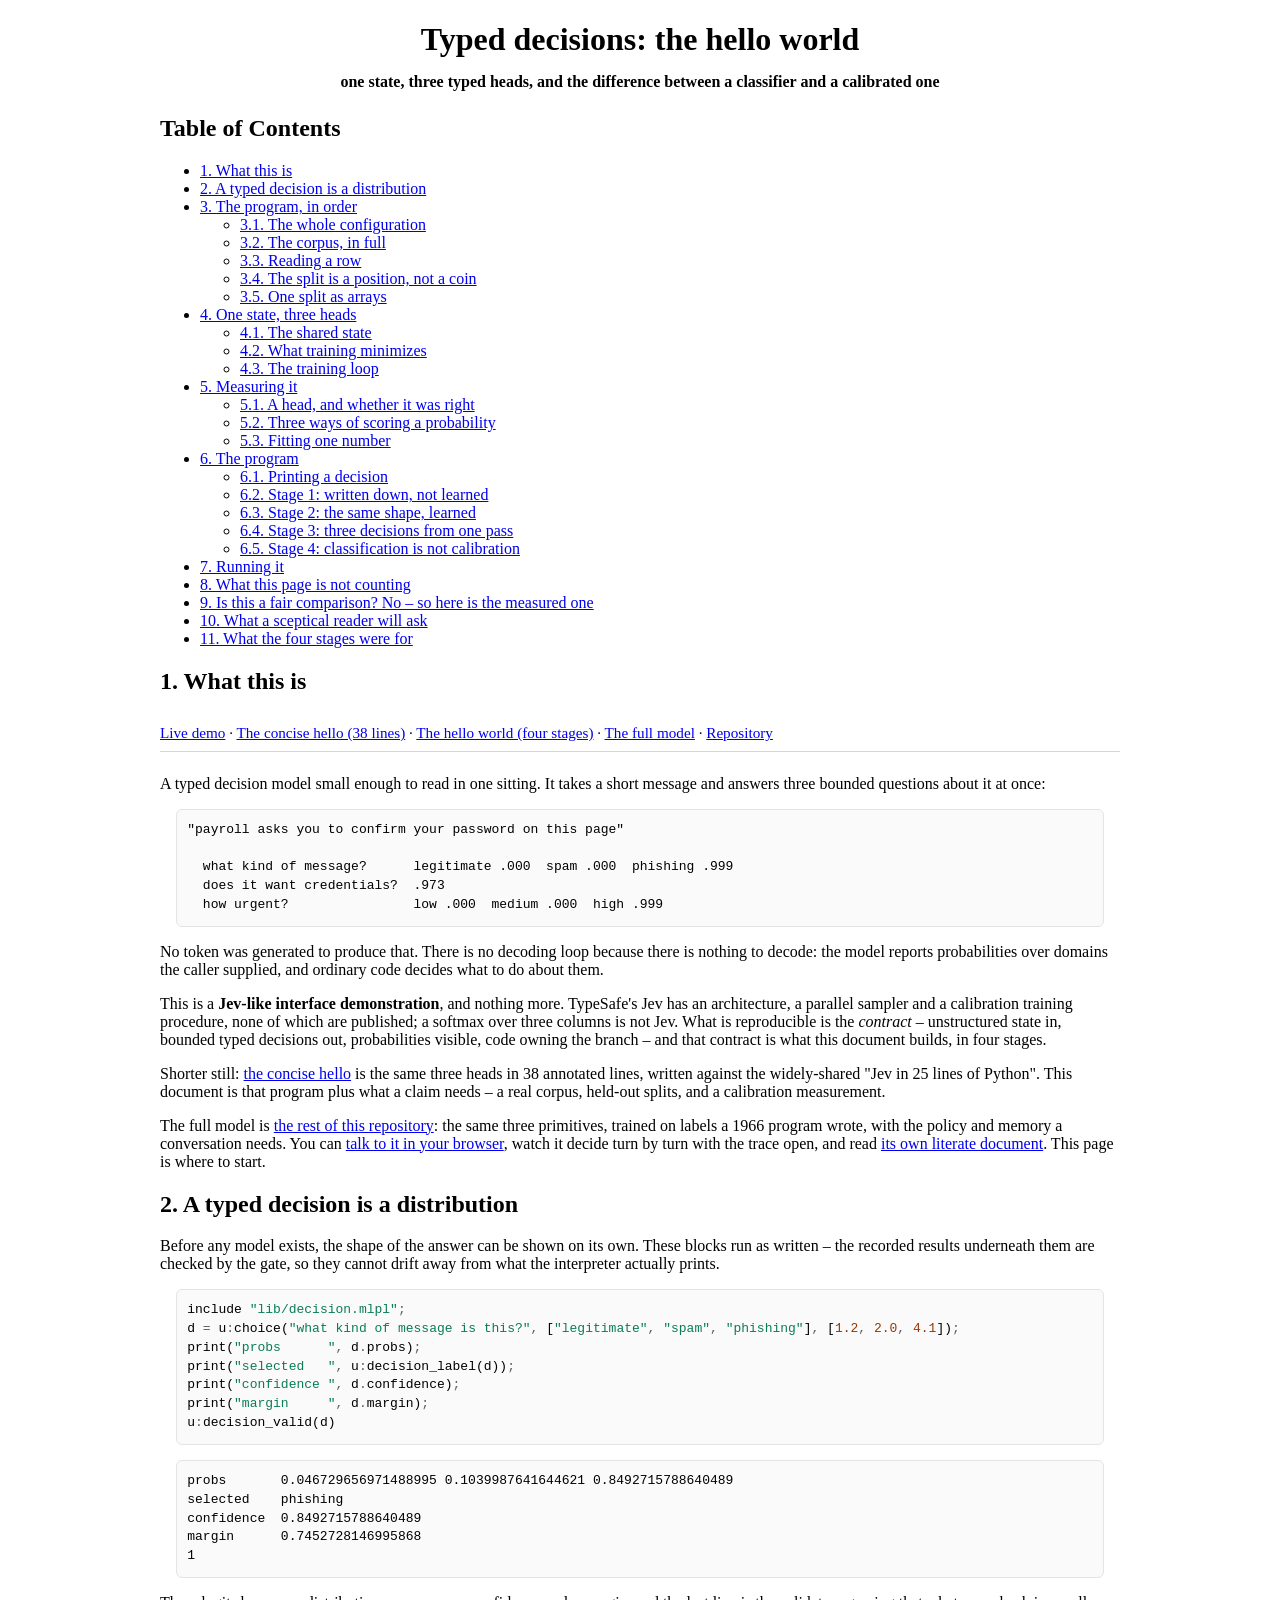
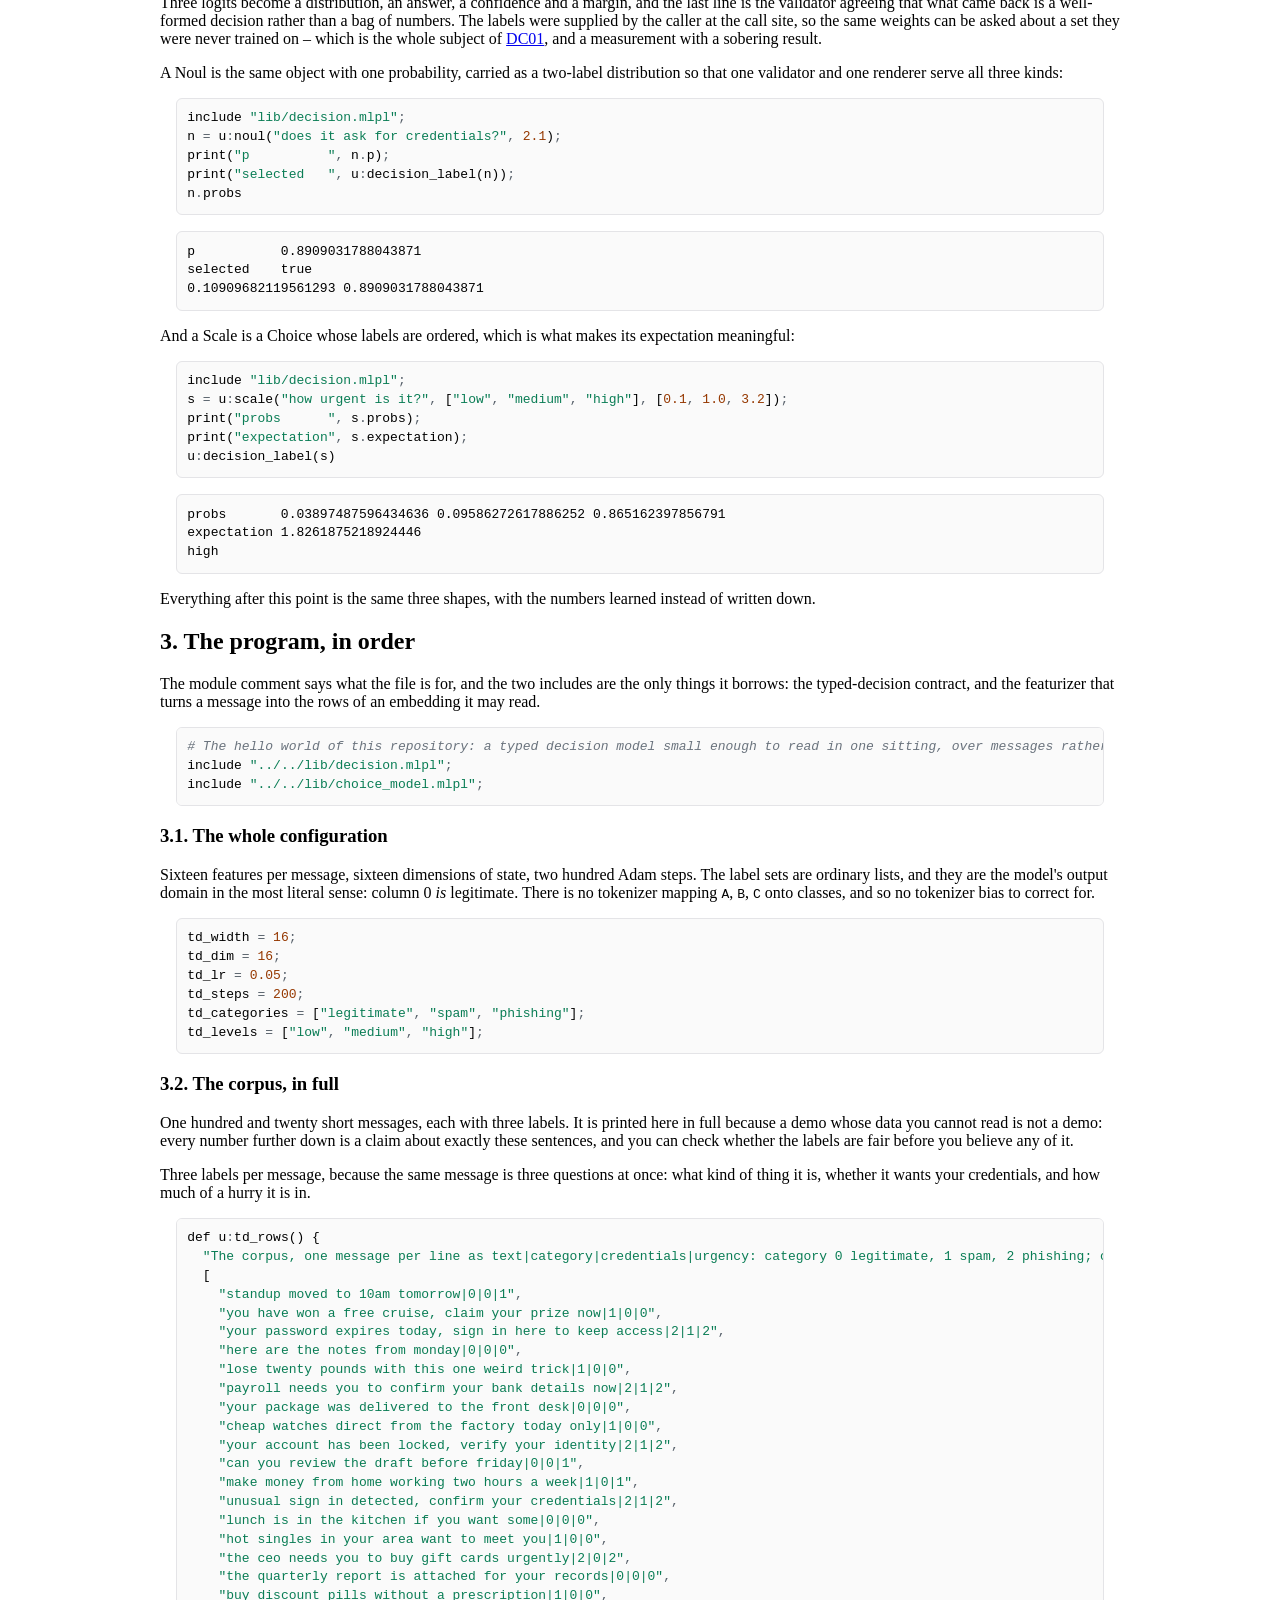
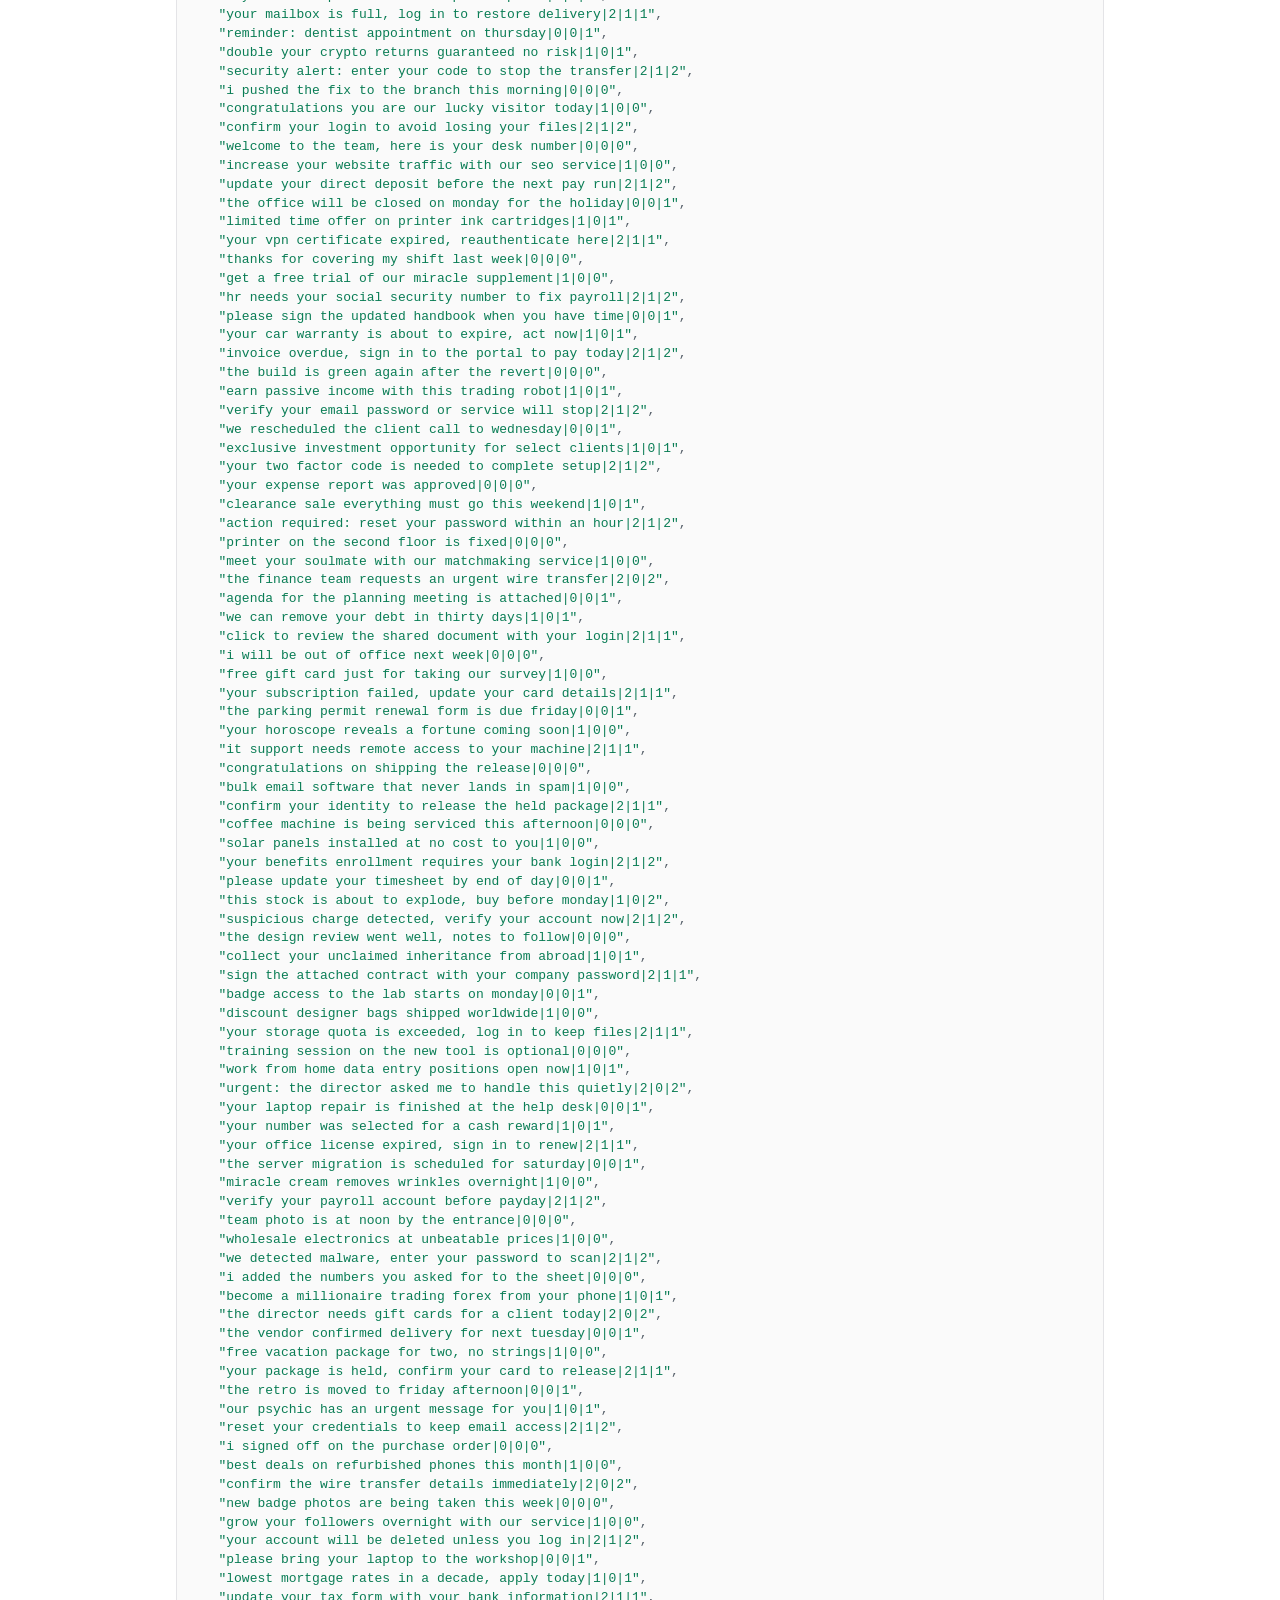
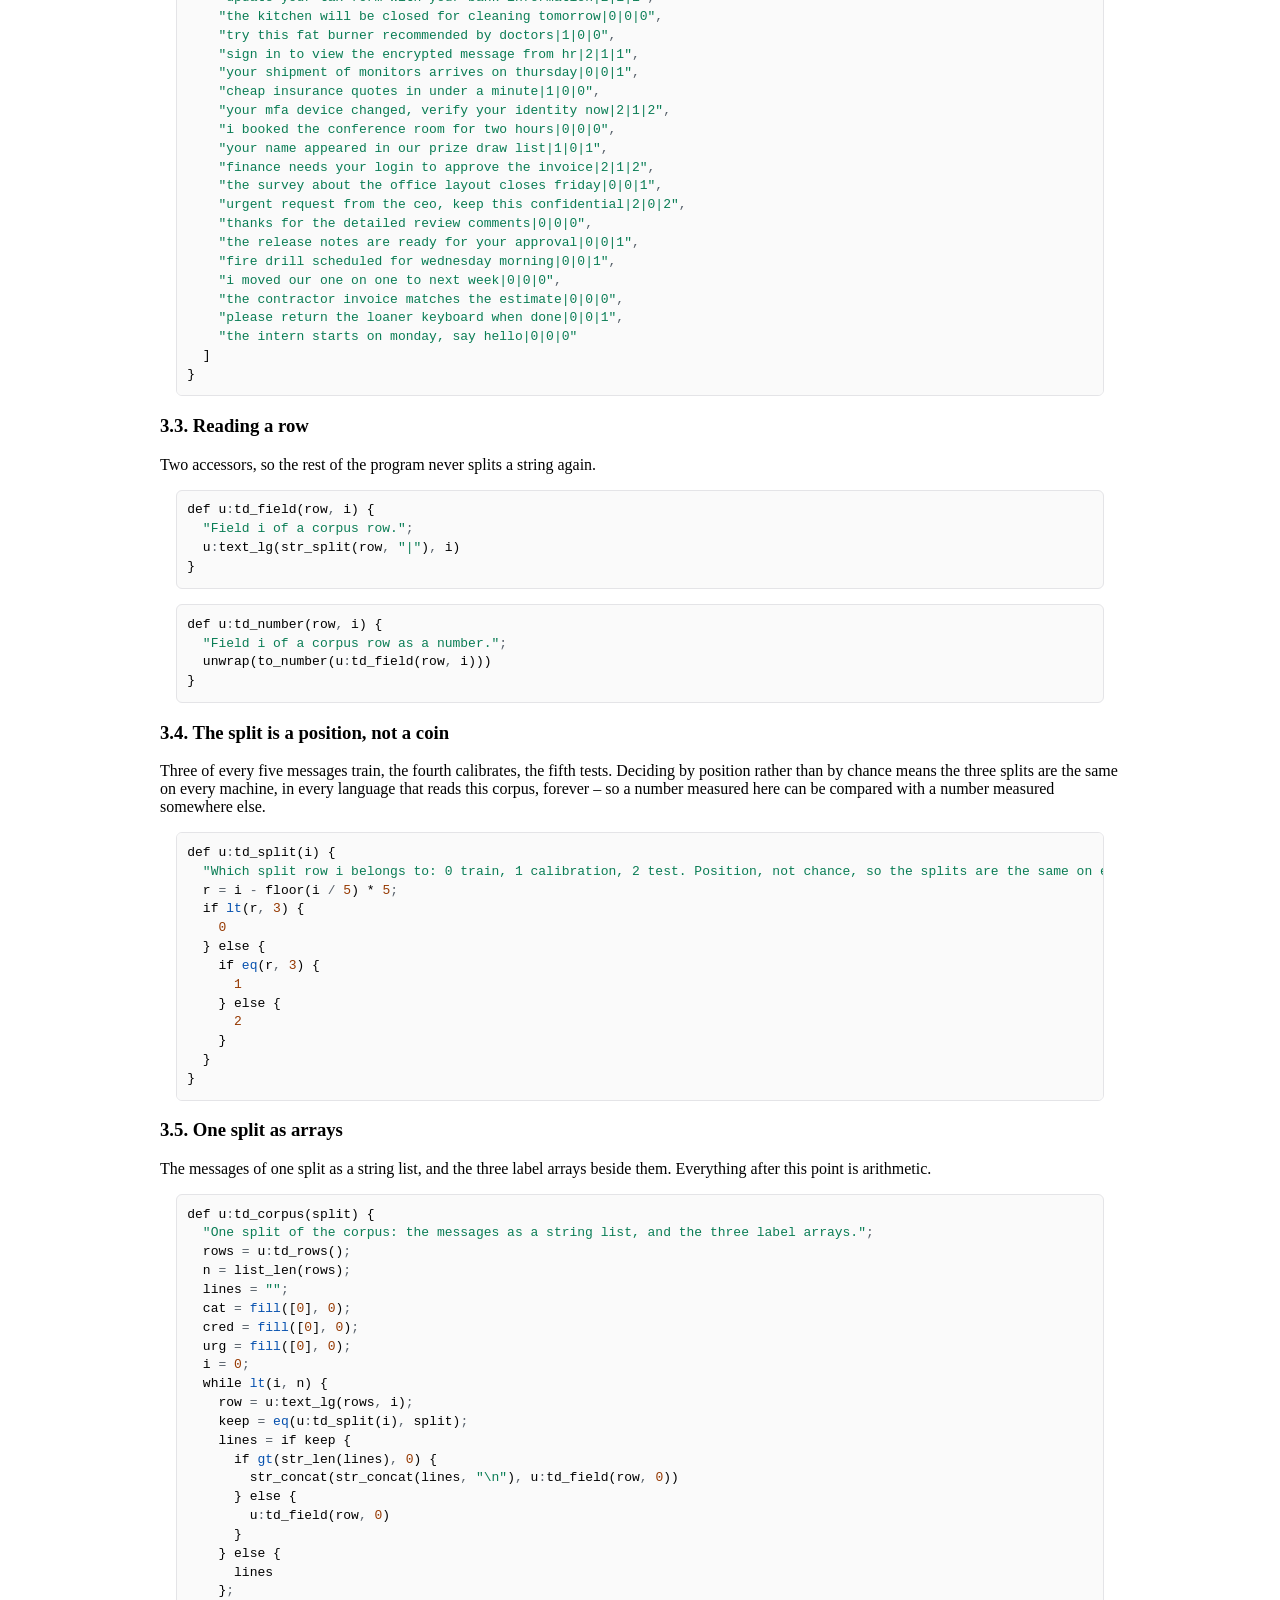
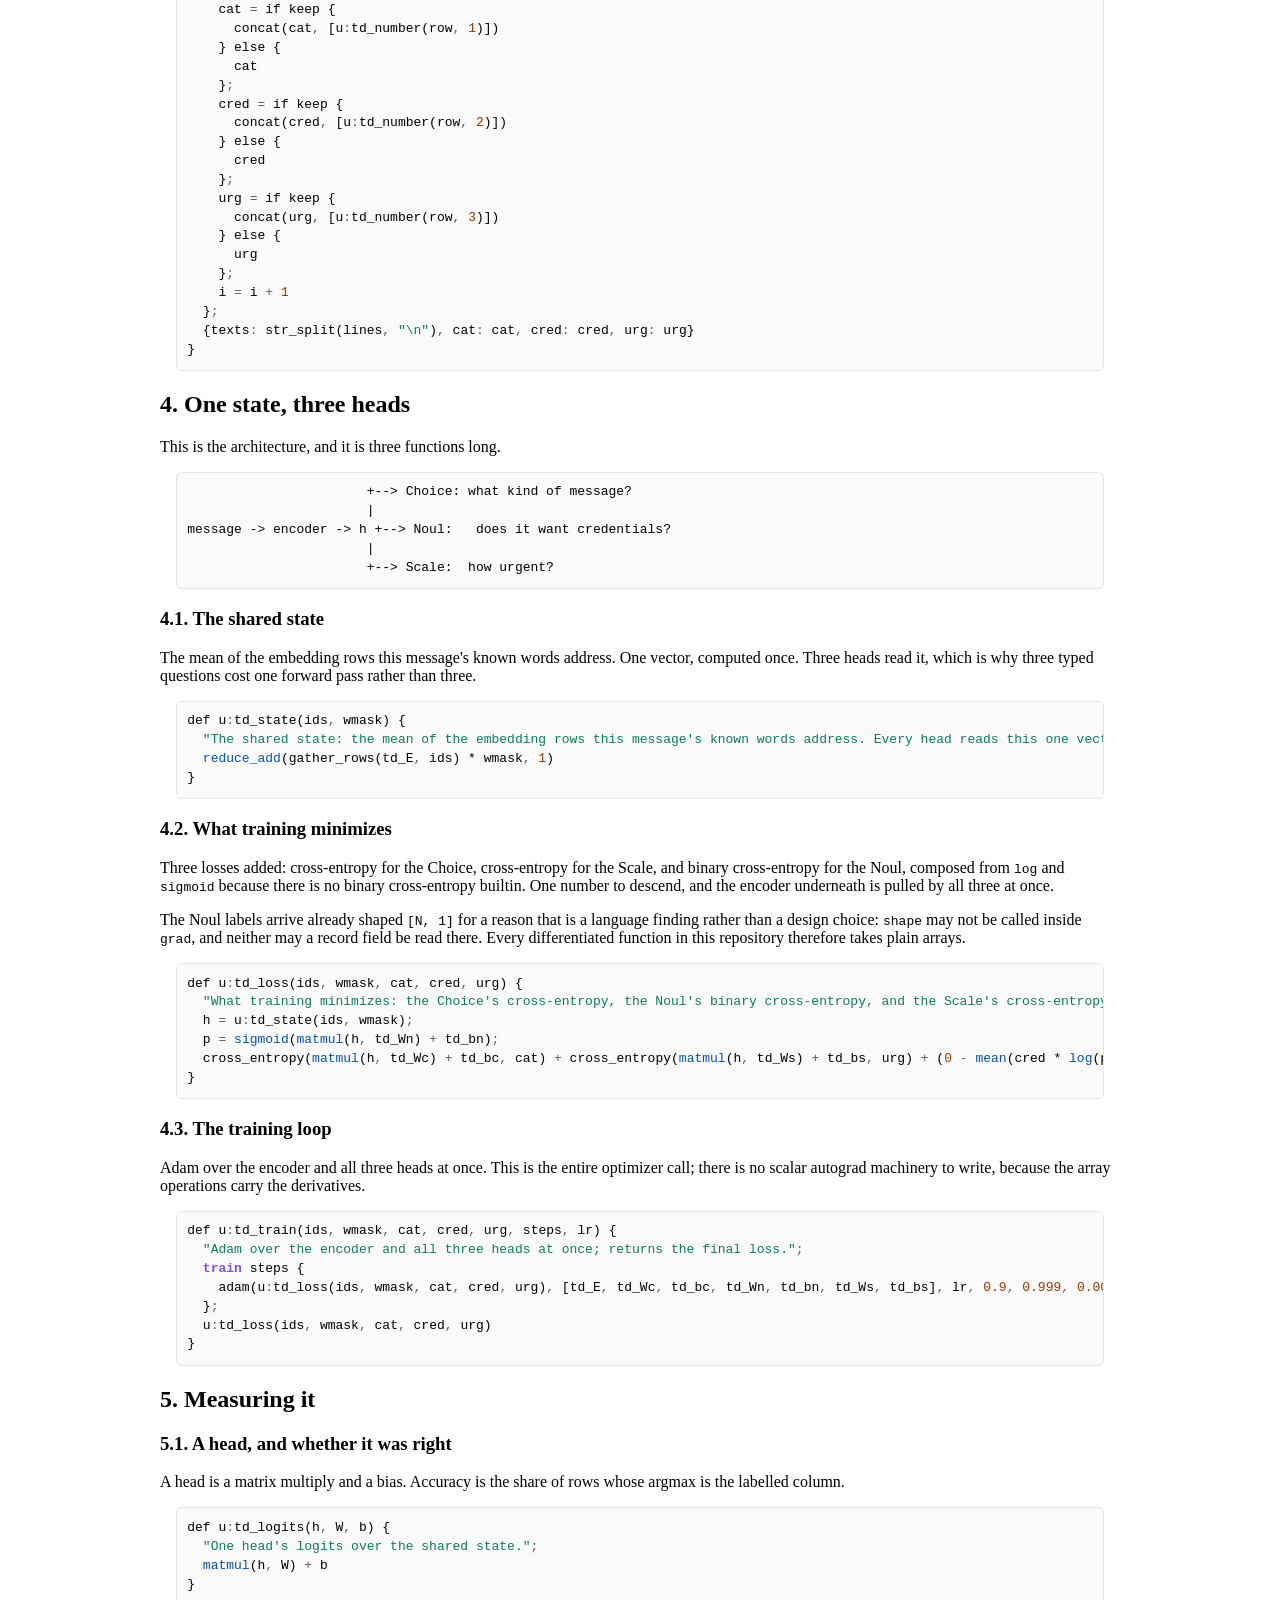
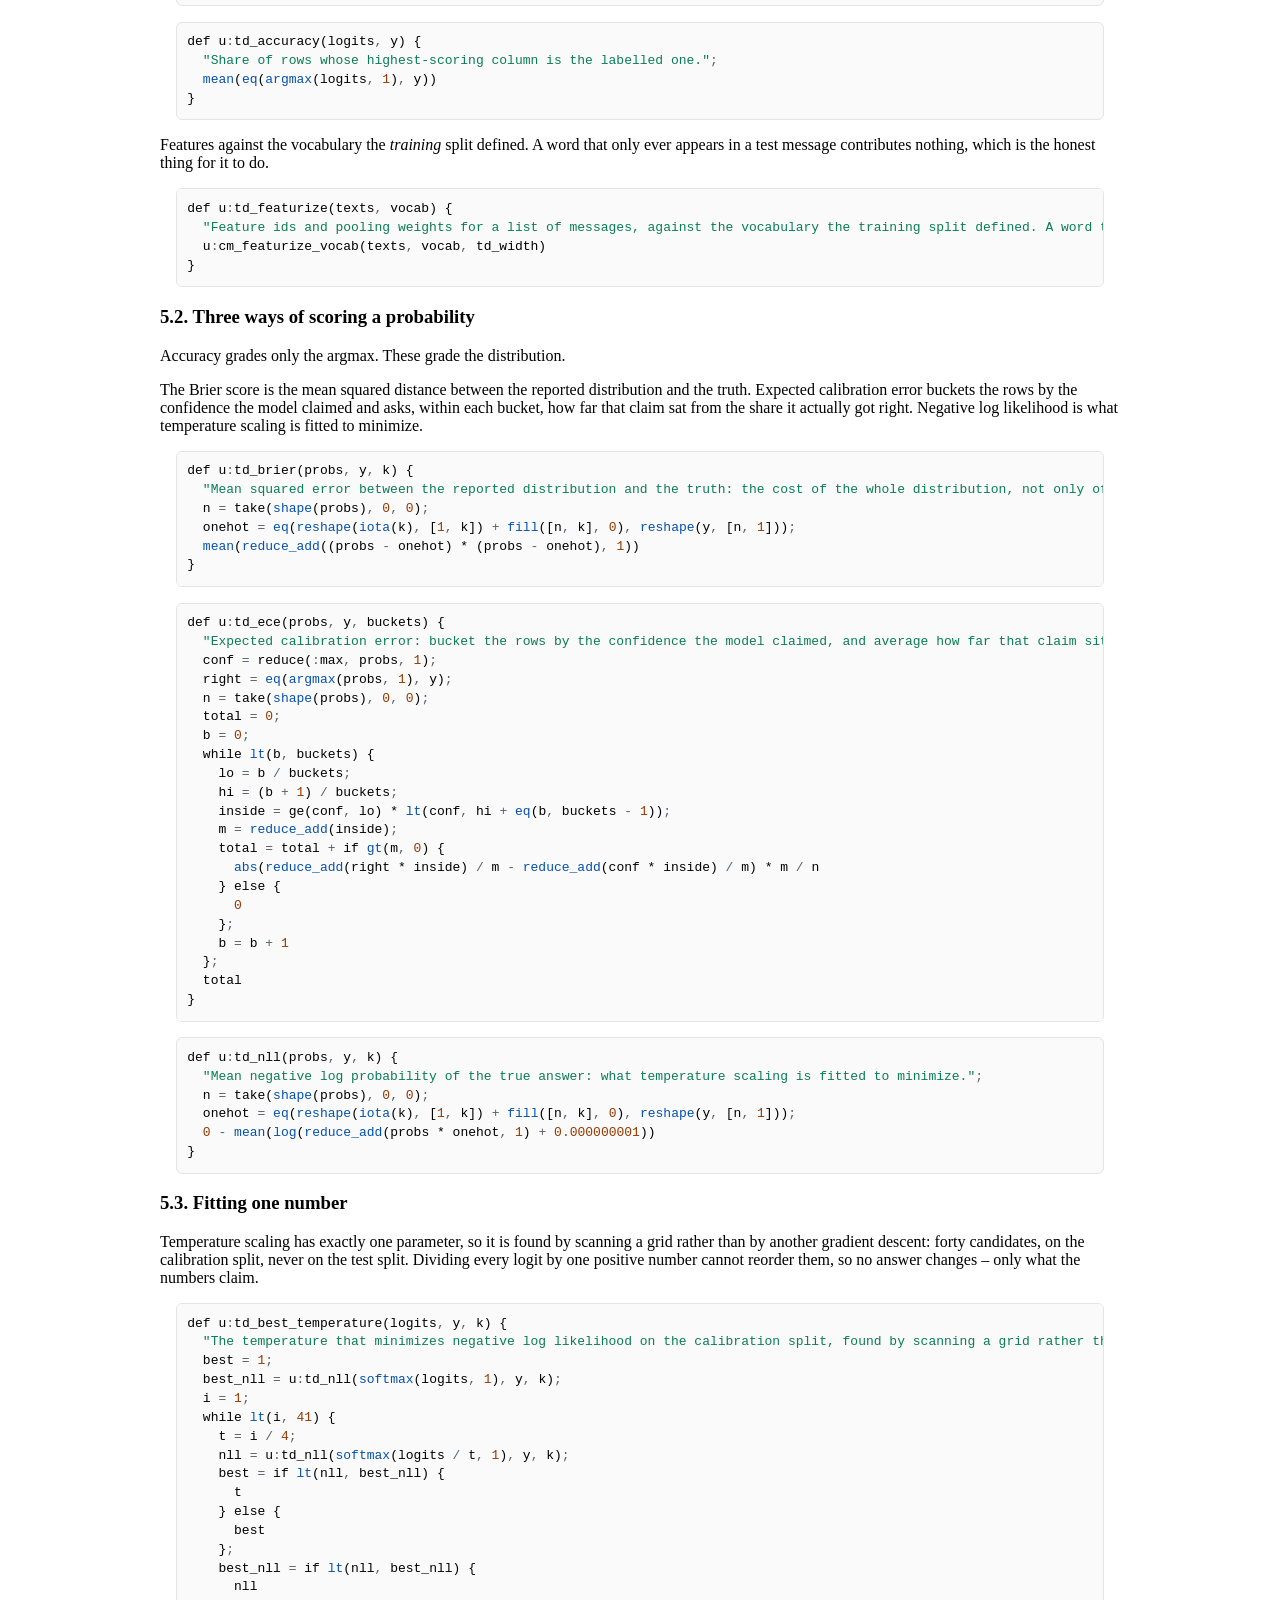
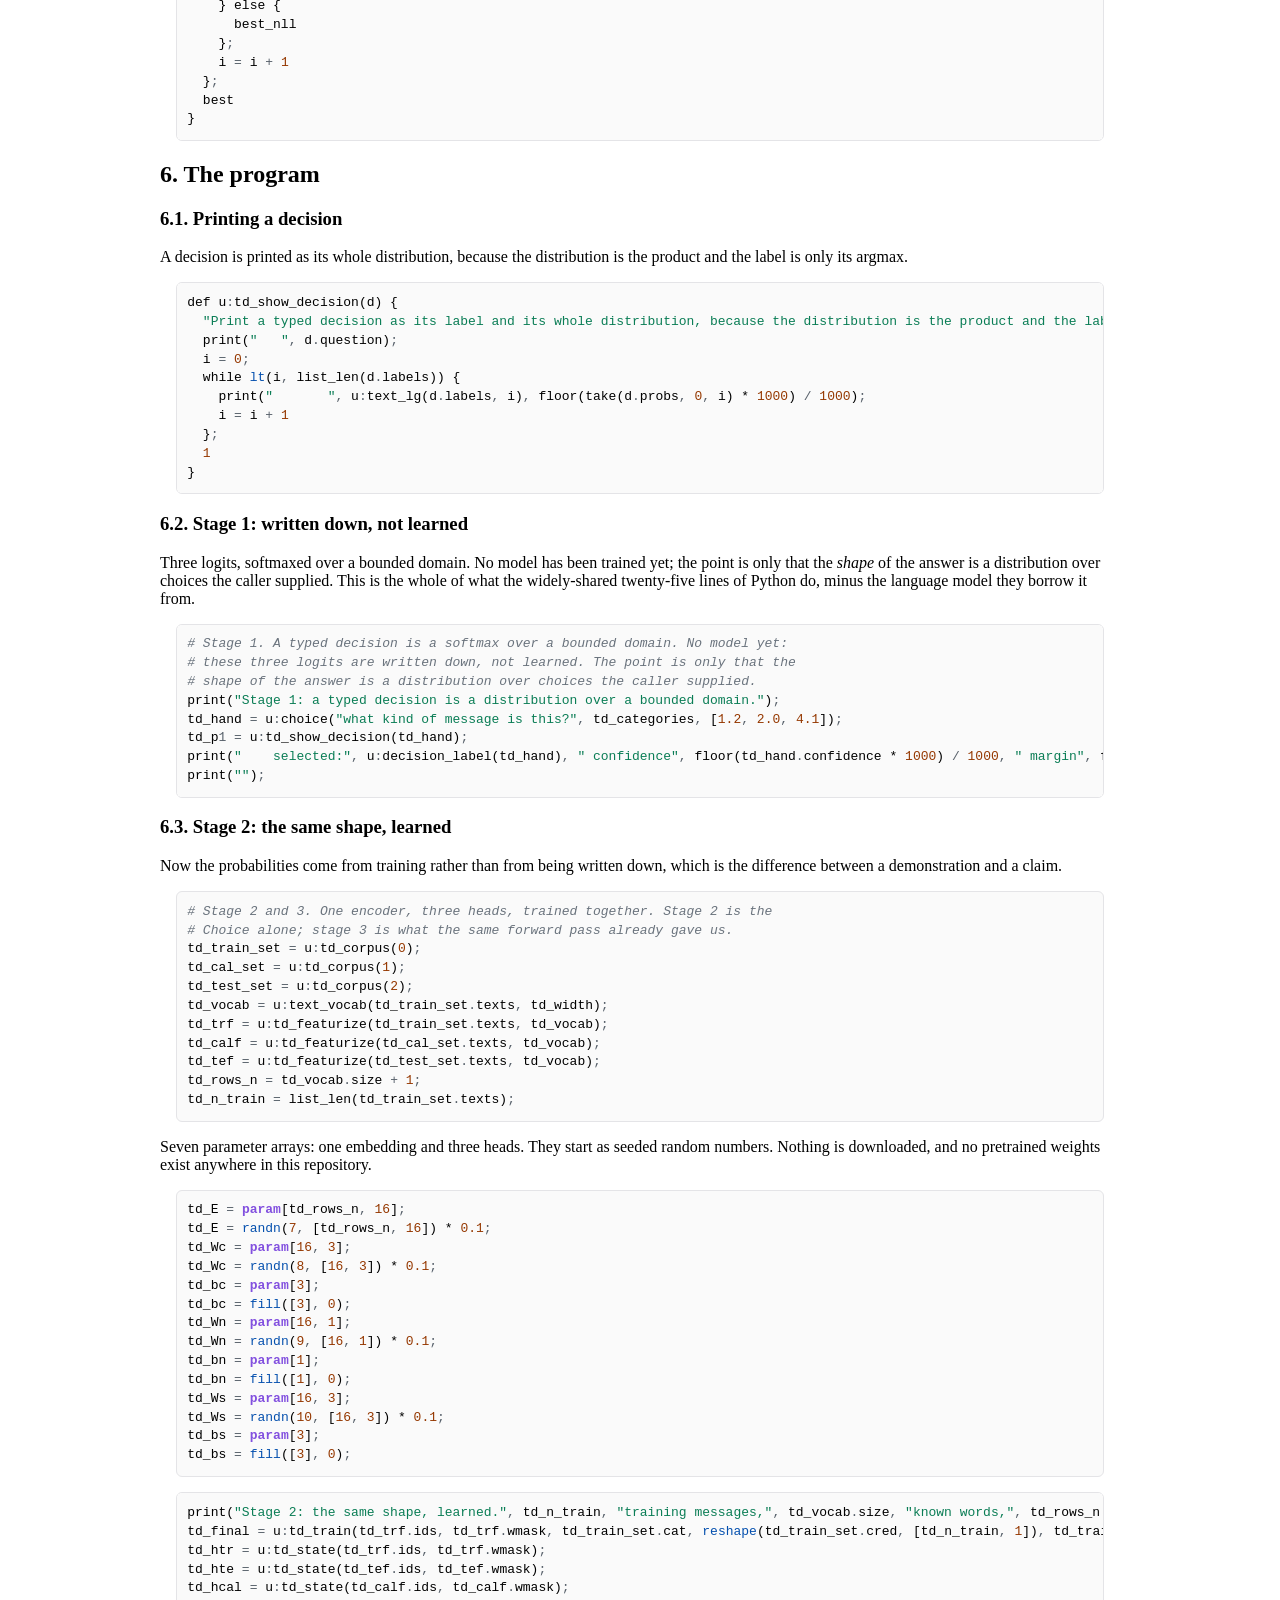
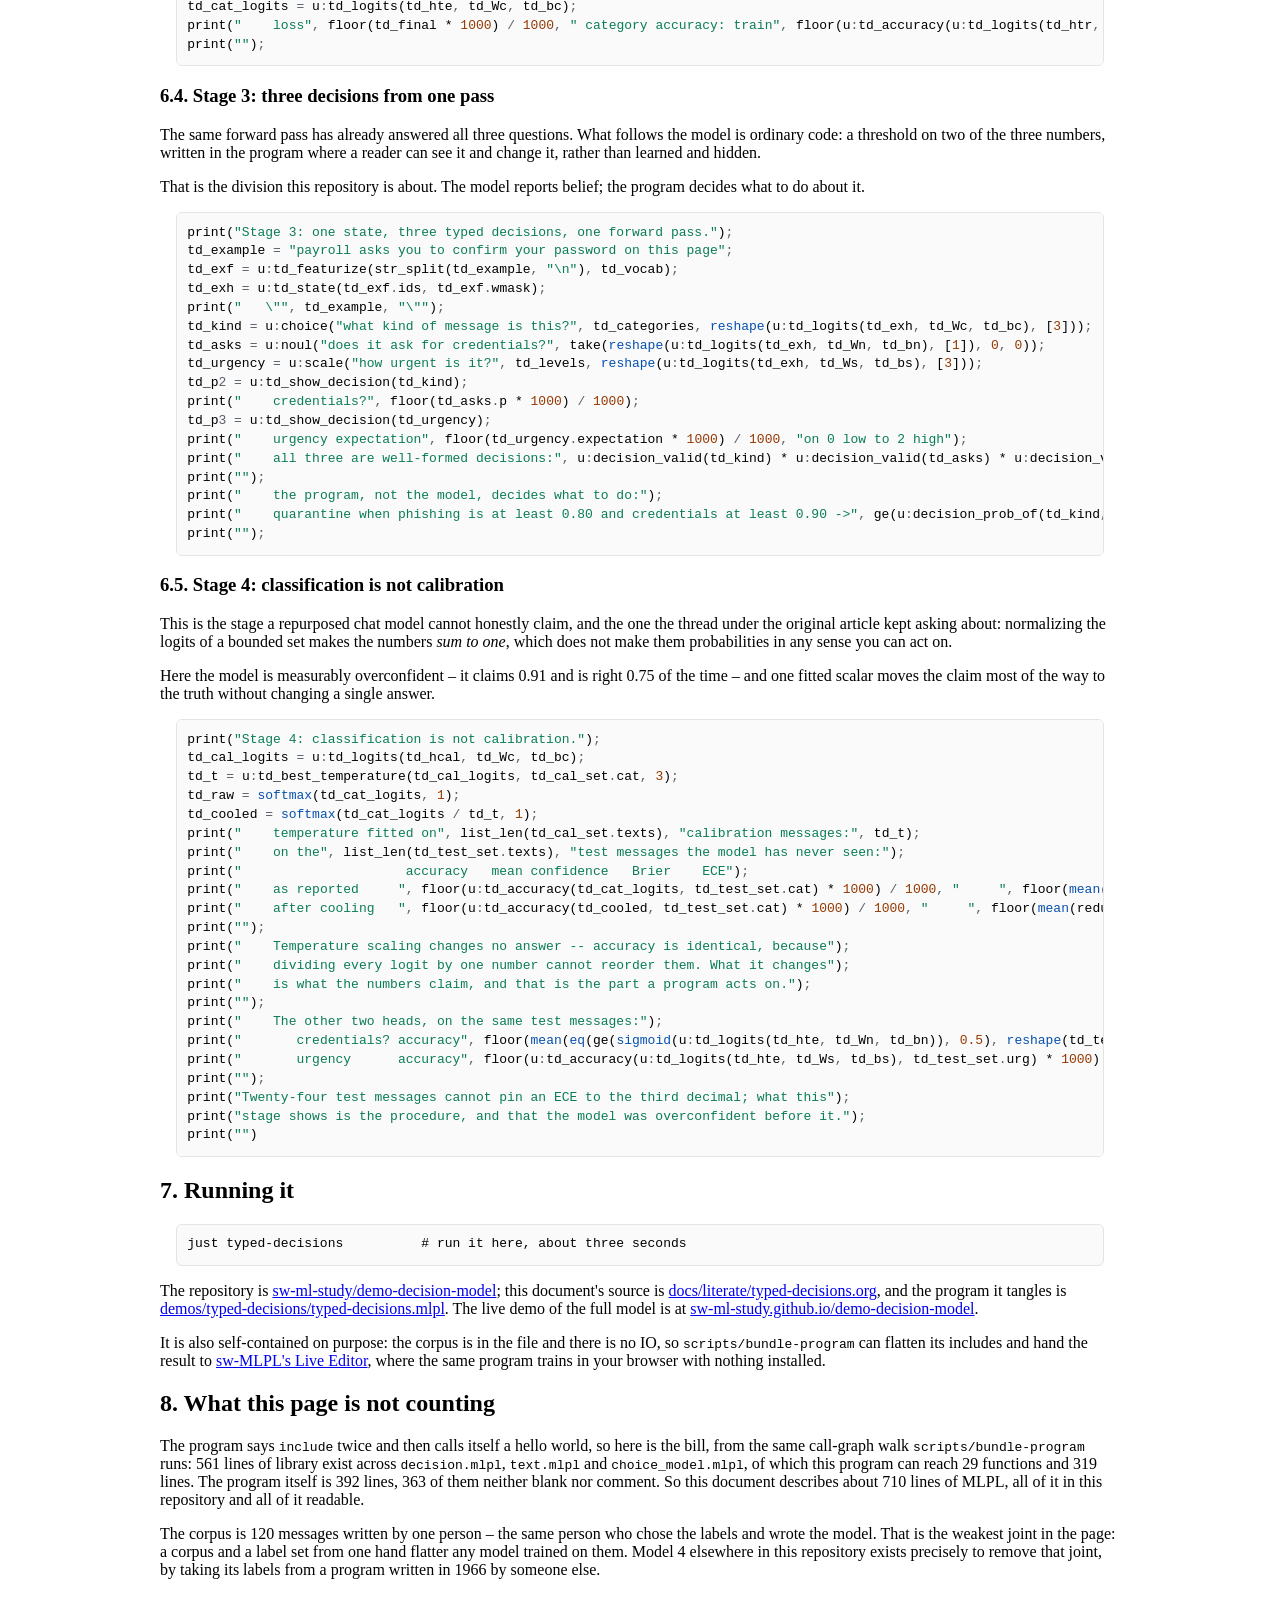
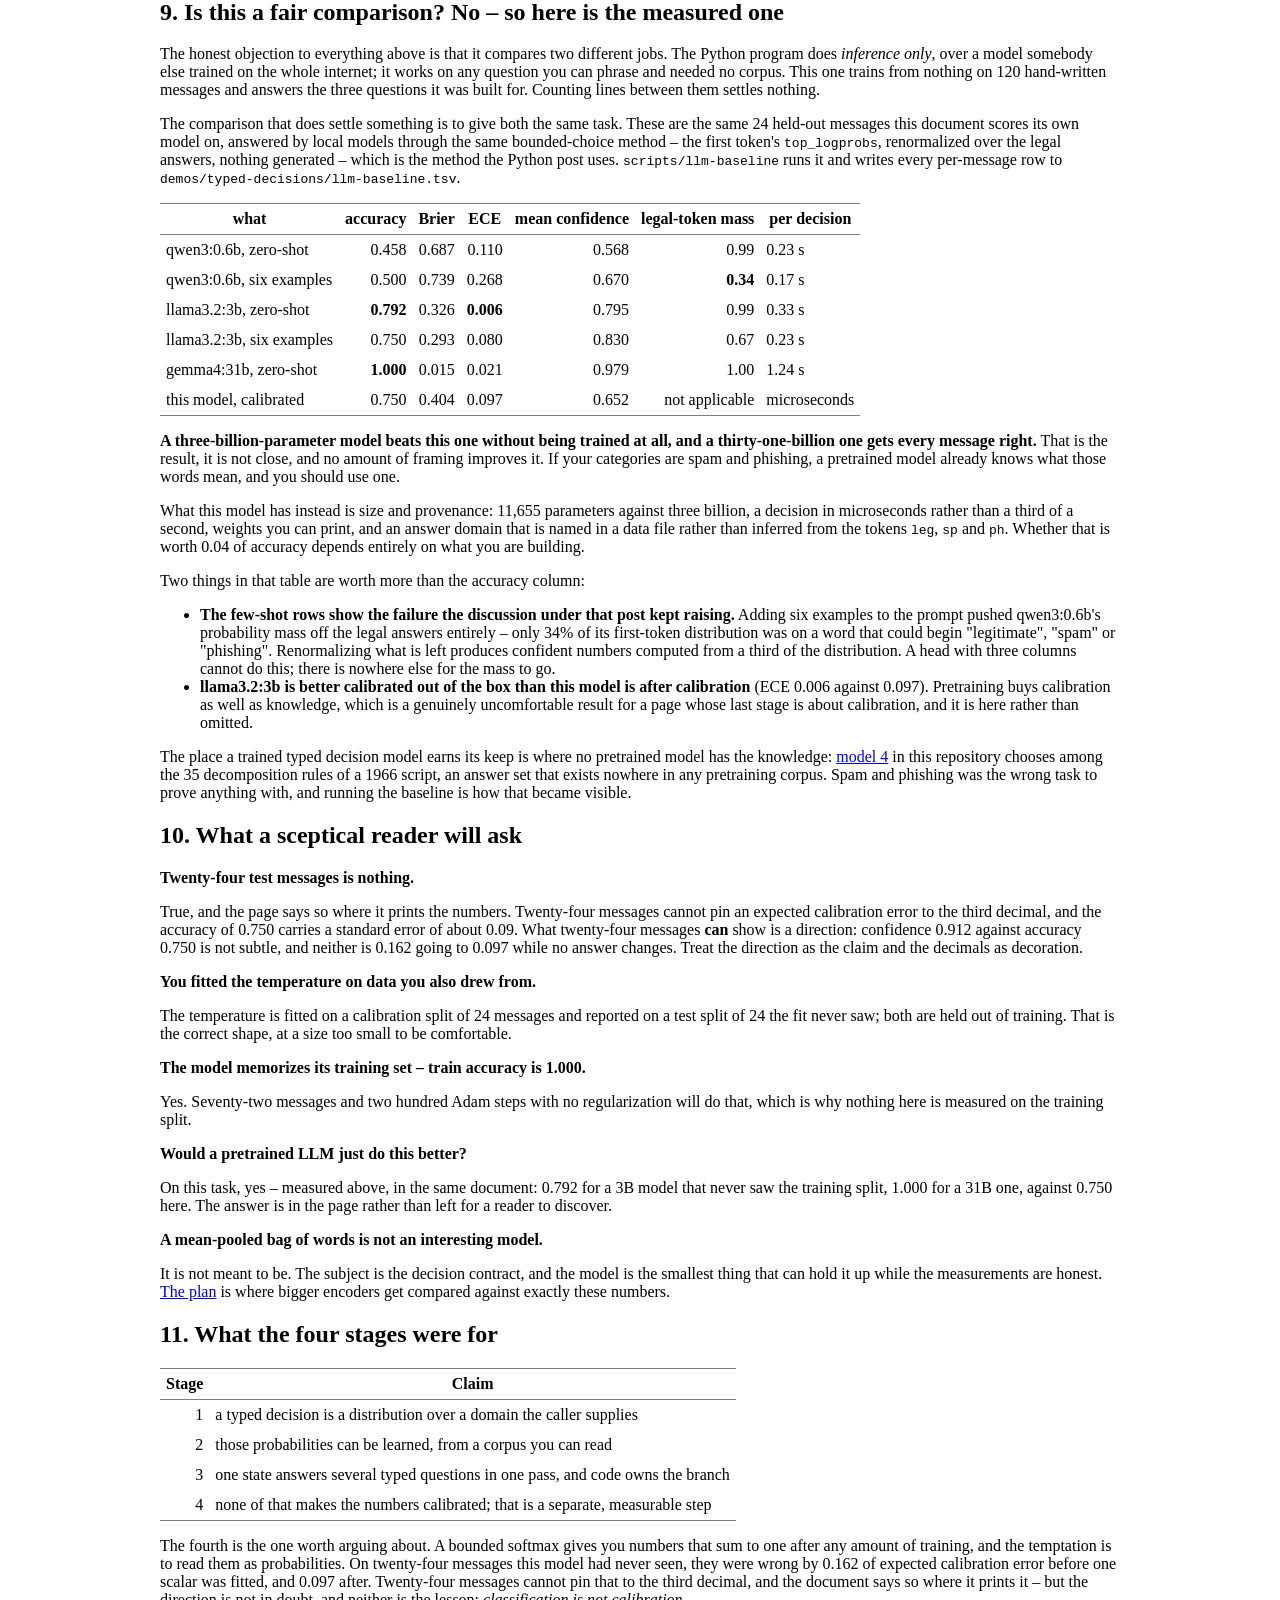
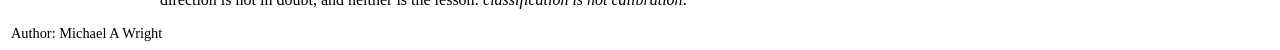
<file: pages/typed-decisions.html>
<?xml version="1.0" encoding="utf-8"?>
<!DOCTYPE html PUBLIC "-//W3C//DTD XHTML 1.0 Strict//EN"
"http://www.w3.org/TR/xhtml1/DTD/xhtml1-strict.dtd">
<html xmlns="http://www.w3.org/1999/xhtml" lang="en" xml:lang="en">
<head>
<meta http-equiv="Content-Type" content="text/html;charset=utf-8" />
<meta name="viewport" content="width=device-width, initial-scale=1" />
<title>Typed decisions: the hello world</title>
<meta name="author" content="Michael A Wright" />
<meta name="generator" content="Org Mode" />
<style type="text/css">
  #content { max-width: 60em; margin: auto; }
  .title  { text-align: center;
             margin-bottom: .2em; }
  .subtitle { text-align: center;
              font-size: medium;
              font-weight: bold;
              margin-top:0; }
  .todo   { font-family: monospace; color: red; }
  .done   { font-family: monospace; color: green; }
  .priority { font-family: monospace; color: orange; }
  .tag    { background-color: #eee; font-family: monospace;
            padding: 2px; font-size: 80%; font-weight: normal; }
  .timestamp { color: #bebebe; }
  .timestamp-kwd { color: #5f9ea0; }
  .org-right  { margin-left: auto; margin-right: 0px;  text-align: right; }
  .org-left   { margin-left: 0px;  margin-right: auto; text-align: left; }
  .org-center { margin-left: auto; margin-right: auto; text-align: center; }
  .underline { text-decoration: underline; }
  #postamble p, #preamble p { font-size: 90%; margin: .2em; }
  p.verse { margin-left: 3%; }
  pre {
    border: 1px solid #e6e6e6;
    border-radius: 3px;
    background-color: #f2f2f2;
    padding: 8pt;
    font-family: monospace;
    overflow: auto;
    margin: 1.2em;
  }
  pre.src {
    position: relative;
    overflow: auto;
  }
  pre.src:before {
    display: none;
    position: absolute;
    top: -8px;
    right: 12px;
    padding: 3px;
    color: #555;
    background-color: #f2f2f299;
  }
  pre.src:hover:before { display: inline; margin-top: 14px;}
  /* Languages per Org manual */
  pre.src-asymptote:before { content: 'Asymptote'; }
  pre.src-awk:before { content: 'Awk'; }
  pre.src-authinfo::before { content: 'Authinfo'; }
  pre.src-C:before { content: 'C'; }
  /* pre.src-C++ doesn't work in CSS */
  pre.src-clojure:before { content: 'Clojure'; }
  pre.src-css:before { content: 'CSS'; }
  pre.src-D:before { content: 'D'; }
  pre.src-ditaa:before { content: 'ditaa'; }
  pre.src-dot:before { content: 'Graphviz'; }
  pre.src-calc:before { content: 'Emacs Calc'; }
  pre.src-emacs-lisp:before { content: 'Emacs Lisp'; }
  pre.src-fortran:before { content: 'Fortran'; }
  pre.src-gnuplot:before { content: 'gnuplot'; }
  pre.src-haskell:before { content: 'Haskell'; }
  pre.src-hledger:before { content: 'hledger'; }
  pre.src-java:before { content: 'Java'; }
  pre.src-js:before { content: 'Javascript'; }
  pre.src-latex:before { content: 'LaTeX'; }
  pre.src-ledger:before { content: 'Ledger'; }
  pre.src-lisp:before { content: 'Lisp'; }
  pre.src-lilypond:before { content: 'Lilypond'; }
  pre.src-lua:before { content: 'Lua'; }
  pre.src-matlab:before { content: 'MATLAB'; }
  pre.src-mscgen:before { content: 'Mscgen'; }
  pre.src-ocaml:before { content: 'Objective Caml'; }
  pre.src-octave:before { content: 'Octave'; }
  pre.src-org:before { content: 'Org mode'; }
  pre.src-oz:before { content: 'OZ'; }
  pre.src-plantuml:before { content: 'Plantuml'; }
  pre.src-processing:before { content: 'Processing.js'; }
  pre.src-python:before { content: 'Python'; }
  pre.src-R:before { content: 'R'; }
  pre.src-ruby:before { content: 'Ruby'; }
  pre.src-sass:before { content: 'Sass'; }
  pre.src-scheme:before { content: 'Scheme'; }
  pre.src-screen:before { content: 'Gnu Screen'; }
  pre.src-sed:before { content: 'Sed'; }
  pre.src-sh:before { content: 'shell'; }
  pre.src-sql:before { content: 'SQL'; }
  pre.src-sqlite:before { content: 'SQLite'; }
  /* additional languages in org.el's org-babel-load-languages alist */
  pre.src-forth:before { content: 'Forth'; }
  pre.src-io:before { content: 'IO'; }
  pre.src-J:before { content: 'J'; }
  pre.src-makefile:before { content: 'Makefile'; }
  pre.src-maxima:before { content: 'Maxima'; }
  pre.src-perl:before { content: 'Perl'; }
  pre.src-picolisp:before { content: 'Pico Lisp'; }
  pre.src-scala:before { content: 'Scala'; }
  pre.src-shell:before { content: 'Shell Script'; }
  pre.src-ebnf2ps:before { content: 'ebfn2ps'; }
  /* additional language identifiers per "defun org-babel-execute"
       in ob-*.el */
  pre.src-cpp:before  { content: 'C++'; }
  pre.src-abc:before  { content: 'ABC'; }
  pre.src-coq:before  { content: 'Coq'; }
  pre.src-groovy:before  { content: 'Groovy'; }
  /* additional language identifiers from org-babel-shell-names in
     ob-shell.el: ob-shell is the only babel language using a lambda to put
     the execution function name together. */
  pre.src-bash:before  { content: 'bash'; }
  pre.src-csh:before  { content: 'csh'; }
  pre.src-ash:before  { content: 'ash'; }
  pre.src-dash:before  { content: 'dash'; }
  pre.src-ksh:before  { content: 'ksh'; }
  pre.src-mksh:before  { content: 'mksh'; }
  pre.src-posh:before  { content: 'posh'; }
  /* Additional Emacs modes also supported by the LaTeX listings package */
  pre.src-ada:before { content: 'Ada'; }
  pre.src-asm:before { content: 'Assembler'; }
  pre.src-caml:before { content: 'Caml'; }
  pre.src-delphi:before { content: 'Delphi'; }
  pre.src-html:before { content: 'HTML'; }
  pre.src-idl:before { content: 'IDL'; }
  pre.src-mercury:before { content: 'Mercury'; }
  pre.src-metapost:before { content: 'MetaPost'; }
  pre.src-modula-2:before { content: 'Modula-2'; }
  pre.src-pascal:before { content: 'Pascal'; }
  pre.src-ps:before { content: 'PostScript'; }
  pre.src-prolog:before { content: 'Prolog'; }
  pre.src-simula:before { content: 'Simula'; }
  pre.src-tcl:before { content: 'tcl'; }
  pre.src-tex:before { content: 'TeX'; }
  pre.src-plain-tex:before { content: 'Plain TeX'; }
  pre.src-verilog:before { content: 'Verilog'; }
  pre.src-vhdl:before { content: 'VHDL'; }
  pre.src-xml:before { content: 'XML'; }
  pre.src-nxml:before { content: 'XML'; }
  /* add a generic configuration mode; LaTeX export needs an additional
     (add-to-list 'org-latex-listings-langs '(conf " ")) in .emacs */
  pre.src-conf:before { content: 'Configuration File'; }

  table { border-collapse:collapse; }
  caption.t-above { caption-side: top; }
  caption.t-bottom { caption-side: bottom; }
  td, th { vertical-align:top;  }
  th.org-right  { text-align: center;  }
  th.org-left   { text-align: center;   }
  th.org-center { text-align: center; }
  td.org-right  { text-align: right;  }
  td.org-left   { text-align: left;   }
  td.org-center { text-align: center; }
  dt { font-weight: bold; }
  .footpara { display: inline; }
  .footdef  { margin-bottom: 1em; }
  .figure { padding: 1em; }
  .figure p { text-align: center; }
  .equation-container {
    display: table;
    text-align: center;
    width: 100%;
  }
  .equation {
    vertical-align: middle;
  }
  .equation-label {
    display: table-cell;
    text-align: right;
    vertical-align: middle;
  }
  .inlinetask {
    padding: 10px;
    border: 2px solid gray;
    margin: 10px;
    background: #ffffcc;
  }
  #org-div-home-and-up
   { text-align: right; font-size: 70%; white-space: nowrap; }
  textarea { overflow-x: auto; }
  .linenr { font-size: smaller }
  .code-highlighted { background-color: #ffff00; }
  .org-info-js_info-navigation { border-style: none; }
  #org-info-js_console-label
    { font-size: 10px; font-weight: bold; white-space: nowrap; }
  .org-info-js_search-highlight
    { background-color: #ffff00; color: #000000; font-weight: bold; }
  .org-svg { }
</style>
<style>
/* Colour for the MLPL blocks. htmlize turns the faces sw-MLPL's major mode
applies into these class names; batch Emacs has no display and so no
colours of its own, which is why they are chosen here. */
pre.src, pre.example { background: #fafafa; border: 1px solid #e4e4e7; border-radius: 6px; line-height: 1.45; }
.org-mlpl-keyword, .org-mlpl-context-keyword, .org-keyword { color: #8250df; font-weight: 600; }
.org-mlpl-builtin { color: #0550ae; }
.org-mlpl-number, .org-constant { color: #953800; }
.org-string { color: #0a7d55; }
.org-comment, .org-comment-delimiter { color: #6a737d; font-style: italic; }
.org-mlpl-operator { color: #57606a; }
.org-warning { color: #b35900; }
@media (prefers-color-scheme: dark) {
body { background: #0d1117; color: #c9d1d9; }
a { color: #79c0ff; }
pre.src, pre.example { background: #161b22; border-color: #30363d; color: #c9d1d9; }
.org-mlpl-keyword, .org-mlpl-context-keyword, .org-keyword { color: #d2a8ff; }
.org-mlpl-builtin { color: #79c0ff; }
.org-mlpl-number, .org-constant { color: #ffa657; }
.org-string { color: #7ee2b8; }
.org-comment, .org-comment-delimiter { color: #8b949e; }
.org-mlpl-operator { color: #8b949e; }
}
</style>
</head>
<body>
<div id="content" class="content">
<h1 class="title">Typed decisions: the hello world
<br />
<span class="subtitle">one state, three typed heads, and the difference between a classifier and a calibrated one</span>
</h1>
<div id="table-of-contents" role="doc-toc">
<h2>Table of Contents</h2>
<div id="text-table-of-contents" role="doc-toc">
<ul>
<li><a href="#org03e37df">1. What this is</a></li>
<li><a href="#orgd60de09">2. A typed decision is a distribution</a></li>
<li><a href="#org543667d">3. The program, in order</a>
<ul>
<li><a href="#org7bb3436">3.1. The whole configuration</a></li>
<li><a href="#orga0b8cce">3.2. The corpus, in full</a></li>
<li><a href="#org62922a4">3.3. Reading a row</a></li>
<li><a href="#org628b4c4">3.4. The split is a position, not a coin</a></li>
<li><a href="#org77616e9">3.5. One split as arrays</a></li>
</ul>
</li>
<li><a href="#org414146e">4. One state, three heads</a>
<ul>
<li><a href="#orgee1b6b4">4.1. The shared state</a></li>
<li><a href="#orgda53036">4.2. What training minimizes</a></li>
<li><a href="#org57062d7">4.3. The training loop</a></li>
</ul>
</li>
<li><a href="#orgdc59af9">5. Measuring it</a>
<ul>
<li><a href="#orge102081">5.1. A head, and whether it was right</a></li>
<li><a href="#orgbf5ad47">5.2. Three ways of scoring a probability</a></li>
<li><a href="#org4e2352b">5.3. Fitting one number</a></li>
</ul>
</li>
<li><a href="#orgfac97f5">6. The program</a>
<ul>
<li><a href="#org477f3bd">6.1. Printing a decision</a></li>
<li><a href="#org753c34b">6.2. Stage 1: written down, not learned</a></li>
<li><a href="#orgfd2c39a">6.3. Stage 2: the same shape, learned</a></li>
<li><a href="#org8b3f43c">6.4. Stage 3: three decisions from one pass</a></li>
<li><a href="#org0dc64cb">6.5. Stage 4: classification is not calibration</a></li>
</ul>
</li>
<li><a href="#org2e30a66">7. Running it</a></li>
<li><a href="#orgd40d399">8. What this page is not counting</a></li>
<li><a href="#org9eab2ce">9. Is this a fair comparison? No &#x2013; so here is the measured one</a></li>
<li><a href="#org49cf724">10. What a sceptical reader will ask</a></li>
<li><a href="#org58ccaf4">11. What the four stages were for</a></li>
</ul>
</div>
</div>
<div id="outline-container-org03e37df" class="outline-2">
<h2 id="org03e37df"><span class="section-number-2">1.</span> What this is</h2>
<div class="outline-text-2" id="text-1">
<nav style="margin:0 0 1.5em 0; padding:0.6em 0; border-bottom:1px solid #d0d7de; font-size:0.95em">
<a href="https://sw-ml-study.github.io/demo-decision-model/">Live demo</a> ·
<a href="concise-hello.html">The concise hello (38 lines)</a> ·
<a href="typed-decisions.html">The hello world (four stages)</a> ·
<a href="literate.html">The full model</a> ·
<a href="https://github.com/sw-ml-study/demo-decision-model">Repository</a>
</nav>


<p>
A typed decision model small enough to read in one sitting. It takes a short
message and answers three bounded questions about it at once:
</p>

<pre class="example" id="orgfdb7133">
"payroll asks you to confirm your password on this page"

  what kind of message?      legitimate .000  spam .000  phishing .999
  does it want credentials?  .973
  how urgent?                low .000  medium .000  high .999
</pre>

<p>
No token was generated to produce that. There is no decoding loop because there
is nothing to decode: the model reports probabilities over domains the caller
supplied, and ordinary code decides what to do about them.
</p>

<p>
This is a <b>Jev-like interface demonstration</b>, and nothing more. TypeSafe's Jev
has an architecture, a parallel sampler and a calibration training procedure,
none of which are published; a softmax over three columns is not Jev. What is
reproducible is the <i>contract</i> &#x2013; unstructured state in, bounded typed decisions
out, probabilities visible, code owning the branch &#x2013; and that contract is what
this document builds, in four stages.
</p>

<p>
Shorter still: <a href="concise-hello.html">the concise hello</a> is the same three heads in 38 annotated
lines, written against the widely-shared "Jev in 25 lines of Python". This
document is that program plus what a claim needs &#x2013; a real corpus, held-out
splits, and a calibration measurement.
</p>

<p>
The full model is <a href="https://github.com/sw-ml-study/demo-decision-model">the rest of this repository</a>: the same three primitives, trained
on labels a 1966 program wrote, with the policy and memory a conversation needs.
You can <a href="https://sw-ml-study.github.io/demo-decision-model/">talk to it in your browser</a>, watch it decide turn by turn with the trace
open, and read <a href="literate.html">its own literate document</a>. This page is where to start.
</p>
</div>
</div>
<div id="outline-container-orgd60de09" class="outline-2">
<h2 id="orgd60de09"><span class="section-number-2">2.</span> A typed decision is a distribution</h2>
<div class="outline-text-2" id="text-2">
<p>
Before any model exists, the shape of the answer can be shown on its own. These
blocks run as written &#x2013; the recorded results underneath them are checked by the
gate, so they cannot drift away from what the interpreter actually prints.
</p>

<div class="org-src-container">
<pre class="src src-mlpl">include <span class="org-string">"lib/decision.mlpl"</span><span class="org-mlpl-operator">;</span>
d <span class="org-mlpl-operator">=</span> u<span class="org-mlpl-operator">:</span>choice(<span class="org-string">"what kind of message is this?"</span><span class="org-mlpl-operator">,</span> [<span class="org-string">"legitimate"</span><span class="org-mlpl-operator">,</span> <span class="org-string">"spam"</span><span class="org-mlpl-operator">,</span> <span class="org-string">"phishing"</span>]<span class="org-mlpl-operator">,</span> [<span class="org-mlpl-number">1.2</span><span class="org-mlpl-operator">,</span> <span class="org-mlpl-number">2.0</span><span class="org-mlpl-operator">,</span> <span class="org-mlpl-number">4.1</span>])<span class="org-mlpl-operator">;</span>
print(<span class="org-string">"probs      "</span><span class="org-mlpl-operator">,</span> d<span class="org-mlpl-operator">.</span>probs)<span class="org-mlpl-operator">;</span>
print(<span class="org-string">"selected   "</span><span class="org-mlpl-operator">,</span> u<span class="org-mlpl-operator">:</span>decision_label(d))<span class="org-mlpl-operator">;</span>
print(<span class="org-string">"confidence "</span><span class="org-mlpl-operator">,</span> d<span class="org-mlpl-operator">.</span>confidence)<span class="org-mlpl-operator">;</span>
print(<span class="org-string">"margin     "</span><span class="org-mlpl-operator">,</span> d<span class="org-mlpl-operator">.</span>margin)<span class="org-mlpl-operator">;</span>
u<span class="org-mlpl-operator">:</span>decision_valid(d)
</pre>
</div>

<pre class="example">
probs       0.046729656971488995 0.1039987641644621 0.8492715788640489
selected    phishing
confidence  0.8492715788640489
margin      0.7452728146995868
1
</pre>


<p>
Three logits become a distribution, an answer, a confidence and a margin, and
the last line is the validator agreeing that what came back is a well-formed
decision rather than a bag of numbers. The
labels were supplied by the caller at the call site, so the same weights can be
asked about a set they were never trained on &#x2013; which is the whole subject of
<a href="../experiments/DC01-dynamic-choice-sets.md">DC01</a>, and a measurement with a sobering result.
</p>

<p>
A Noul is the same object with one probability, carried as a two-label
distribution so that one validator and one renderer serve all three kinds:
</p>

<div class="org-src-container">
<pre class="src src-mlpl">include <span class="org-string">"lib/decision.mlpl"</span><span class="org-mlpl-operator">;</span>
n <span class="org-mlpl-operator">=</span> u<span class="org-mlpl-operator">:</span>noul(<span class="org-string">"does it ask for credentials?"</span><span class="org-mlpl-operator">,</span> <span class="org-mlpl-number">2.1</span>)<span class="org-mlpl-operator">;</span>
print(<span class="org-string">"p          "</span><span class="org-mlpl-operator">,</span> n<span class="org-mlpl-operator">.</span>p)<span class="org-mlpl-operator">;</span>
print(<span class="org-string">"selected   "</span><span class="org-mlpl-operator">,</span> u<span class="org-mlpl-operator">:</span>decision_label(n))<span class="org-mlpl-operator">;</span>
n<span class="org-mlpl-operator">.</span>probs
</pre>
</div>

<pre class="example">
p           0.8909031788043871
selected    true
0.10909682119561293 0.8909031788043871
</pre>


<p>
And a Scale is a Choice whose labels are ordered, which is what makes its
expectation meaningful:
</p>

<div class="org-src-container">
<pre class="src src-mlpl">include <span class="org-string">"lib/decision.mlpl"</span><span class="org-mlpl-operator">;</span>
s <span class="org-mlpl-operator">=</span> u<span class="org-mlpl-operator">:</span>scale(<span class="org-string">"how urgent is it?"</span><span class="org-mlpl-operator">,</span> [<span class="org-string">"low"</span><span class="org-mlpl-operator">,</span> <span class="org-string">"medium"</span><span class="org-mlpl-operator">,</span> <span class="org-string">"high"</span>]<span class="org-mlpl-operator">,</span> [<span class="org-mlpl-number">0.1</span><span class="org-mlpl-operator">,</span> <span class="org-mlpl-number">1.0</span><span class="org-mlpl-operator">,</span> <span class="org-mlpl-number">3.2</span>])<span class="org-mlpl-operator">;</span>
print(<span class="org-string">"probs      "</span><span class="org-mlpl-operator">,</span> s<span class="org-mlpl-operator">.</span>probs)<span class="org-mlpl-operator">;</span>
print(<span class="org-string">"expectation"</span><span class="org-mlpl-operator">,</span> s<span class="org-mlpl-operator">.</span>expectation)<span class="org-mlpl-operator">;</span>
u<span class="org-mlpl-operator">:</span>decision_label(s)
</pre>
</div>

<pre class="example">
probs       0.03897487596434636 0.09586272617886252 0.865162397856791
expectation 1.8261875218924446
high
</pre>


<p>
Everything after this point is the same three shapes, with the numbers learned
instead of written down.
</p>
</div>
</div>
<div id="outline-container-org543667d" class="outline-2">
<h2 id="org543667d"><span class="section-number-2">3.</span> The program, in order</h2>
<div class="outline-text-2" id="text-3">
<p>
The module comment says what the file is for, and the two includes are the only
things it borrows: the typed-decision contract, and the featurizer that turns a
message into the rows of an embedding it may read.
</p>

<div class="org-src-container">
<pre class="src src-mlpl"><span class="org-comment-delimiter"># </span><span class="org-comment">The hello world of this repository: a typed decision model small enough to read in one sitting, over messages rather than therapy. One shared state feeds three typed heads -- a Choice over three categories, a Noul asking whether the message wants your credentials, and a Scale of urgency -- trained together on the messages whose index is not held out, calibrated on the next fifth, and measured on the last fifth, which it never saw. There is no decoding loop because there is nothing to decode: the model reports probabilities over bounded domains and ordinary code decides what to do about them. Jev-like in interface only: Jev's architecture and its calibration training are unpublished, and nothing here reproduces them. Self-contained by design -- the corpus is in the file and there is no IO -- so the same program runs in a browser.
</span>include <span class="org-string">"../../lib/decision.mlpl"</span><span class="org-mlpl-operator">;</span>
include <span class="org-string">"../../lib/choice_model.mlpl"</span><span class="org-mlpl-operator">;</span>
</pre>
</div>
</div>
<div id="outline-container-org7bb3436" class="outline-3">
<h3 id="org7bb3436"><span class="section-number-3">3.1.</span> The whole configuration</h3>
<div class="outline-text-3" id="text-3-1">
<p>
Sixteen features per message, sixteen dimensions of state, two hundred Adam
steps. The label sets are ordinary lists, and they are the model's output domain
in the most literal sense: column 0 <i>is</i> legitimate. There is no tokenizer
mapping <code>A</code>, <code>B</code>, <code>C</code> onto classes, and so no tokenizer bias to correct for.
</p>

<div class="org-src-container">
<pre class="src src-mlpl">td_width <span class="org-mlpl-operator">=</span> <span class="org-mlpl-number">16</span><span class="org-mlpl-operator">;</span>
td_dim <span class="org-mlpl-operator">=</span> <span class="org-mlpl-number">16</span><span class="org-mlpl-operator">;</span>
td_lr <span class="org-mlpl-operator">=</span> <span class="org-mlpl-number">0.05</span><span class="org-mlpl-operator">;</span>
td_steps <span class="org-mlpl-operator">=</span> <span class="org-mlpl-number">200</span><span class="org-mlpl-operator">;</span>
td_categories <span class="org-mlpl-operator">=</span> [<span class="org-string">"legitimate"</span><span class="org-mlpl-operator">,</span> <span class="org-string">"spam"</span><span class="org-mlpl-operator">,</span> <span class="org-string">"phishing"</span>]<span class="org-mlpl-operator">;</span>
td_levels <span class="org-mlpl-operator">=</span> [<span class="org-string">"low"</span><span class="org-mlpl-operator">,</span> <span class="org-string">"medium"</span><span class="org-mlpl-operator">,</span> <span class="org-string">"high"</span>]<span class="org-mlpl-operator">;</span>
</pre>
</div>
</div>
</div>
<div id="outline-container-orga0b8cce" class="outline-3">
<h3 id="orga0b8cce"><span class="section-number-3">3.2.</span> The corpus, in full</h3>
<div class="outline-text-3" id="text-3-2">
<p>
One hundred and twenty short messages, each with three labels. It is printed
here in full because a demo whose data you cannot read is not a demo: every
number further down is a claim about exactly these sentences, and you can check
whether the labels are fair before you believe any of it.
</p>

<p>
Three labels per message, because the same message is three questions at once:
what kind of thing it is, whether it wants your credentials, and how much of a
hurry it is in.
</p>

<div class="org-src-container">
<pre class="src src-mlpl">def u<span class="org-mlpl-operator">:</span>td_rows() {
  <span class="org-string">"The corpus, one message per line as text|category|credentials|urgency: category 0 legitimate, 1 spam, 2 phishing; credentials 1 when the message asks for a password, a code, or bank details; urgency 0 low, 1 medium, 2 high. Hand-written for this demo, and printed here in full because a demo whose data you cannot read is not a demo."</span><span class="org-mlpl-operator">;</span>
  [
    <span class="org-string">"standup moved to 10am tomorrow|0|0|1"</span><span class="org-mlpl-operator">,</span>
    <span class="org-string">"you have won a free cruise, claim your prize now|1|0|0"</span><span class="org-mlpl-operator">,</span>
    <span class="org-string">"your password expires today, sign in here to keep access|2|1|2"</span><span class="org-mlpl-operator">,</span>
    <span class="org-string">"here are the notes from monday|0|0|0"</span><span class="org-mlpl-operator">,</span>
    <span class="org-string">"lose twenty pounds with this one weird trick|1|0|0"</span><span class="org-mlpl-operator">,</span>
    <span class="org-string">"payroll needs you to confirm your bank details now|2|1|2"</span><span class="org-mlpl-operator">,</span>
    <span class="org-string">"your package was delivered to the front desk|0|0|0"</span><span class="org-mlpl-operator">,</span>
    <span class="org-string">"cheap watches direct from the factory today only|1|0|0"</span><span class="org-mlpl-operator">,</span>
    <span class="org-string">"your account has been locked, verify your identity|2|1|2"</span><span class="org-mlpl-operator">,</span>
    <span class="org-string">"can you review the draft before friday|0|0|1"</span><span class="org-mlpl-operator">,</span>
    <span class="org-string">"make money from home working two hours a week|1|0|1"</span><span class="org-mlpl-operator">,</span>
    <span class="org-string">"unusual sign in detected, confirm your credentials|2|1|2"</span><span class="org-mlpl-operator">,</span>
    <span class="org-string">"lunch is in the kitchen if you want some|0|0|0"</span><span class="org-mlpl-operator">,</span>
    <span class="org-string">"hot singles in your area want to meet you|1|0|0"</span><span class="org-mlpl-operator">,</span>
    <span class="org-string">"the ceo needs you to buy gift cards urgently|2|0|2"</span><span class="org-mlpl-operator">,</span>
    <span class="org-string">"the quarterly report is attached for your records|0|0|0"</span><span class="org-mlpl-operator">,</span>
    <span class="org-string">"buy discount pills without a prescription|1|0|0"</span><span class="org-mlpl-operator">,</span>
    <span class="org-string">"your mailbox is full, log in to restore delivery|2|1|1"</span><span class="org-mlpl-operator">,</span>
    <span class="org-string">"reminder: dentist appointment on thursday|0|0|1"</span><span class="org-mlpl-operator">,</span>
    <span class="org-string">"double your crypto returns guaranteed no risk|1|0|1"</span><span class="org-mlpl-operator">,</span>
    <span class="org-string">"security alert: enter your code to stop the transfer|2|1|2"</span><span class="org-mlpl-operator">,</span>
    <span class="org-string">"i pushed the fix to the branch this morning|0|0|0"</span><span class="org-mlpl-operator">,</span>
    <span class="org-string">"congratulations you are our lucky visitor today|1|0|0"</span><span class="org-mlpl-operator">,</span>
    <span class="org-string">"confirm your login to avoid losing your files|2|1|2"</span><span class="org-mlpl-operator">,</span>
    <span class="org-string">"welcome to the team, here is your desk number|0|0|0"</span><span class="org-mlpl-operator">,</span>
    <span class="org-string">"increase your website traffic with our seo service|1|0|0"</span><span class="org-mlpl-operator">,</span>
    <span class="org-string">"update your direct deposit before the next pay run|2|1|2"</span><span class="org-mlpl-operator">,</span>
    <span class="org-string">"the office will be closed on monday for the holiday|0|0|1"</span><span class="org-mlpl-operator">,</span>
    <span class="org-string">"limited time offer on printer ink cartridges|1|0|1"</span><span class="org-mlpl-operator">,</span>
    <span class="org-string">"your vpn certificate expired, reauthenticate here|2|1|1"</span><span class="org-mlpl-operator">,</span>
    <span class="org-string">"thanks for covering my shift last week|0|0|0"</span><span class="org-mlpl-operator">,</span>
    <span class="org-string">"get a free trial of our miracle supplement|1|0|0"</span><span class="org-mlpl-operator">,</span>
    <span class="org-string">"hr needs your social security number to fix payroll|2|1|2"</span><span class="org-mlpl-operator">,</span>
    <span class="org-string">"please sign the updated handbook when you have time|0|0|1"</span><span class="org-mlpl-operator">,</span>
    <span class="org-string">"your car warranty is about to expire, act now|1|0|1"</span><span class="org-mlpl-operator">,</span>
    <span class="org-string">"invoice overdue, sign in to the portal to pay today|2|1|2"</span><span class="org-mlpl-operator">,</span>
    <span class="org-string">"the build is green again after the revert|0|0|0"</span><span class="org-mlpl-operator">,</span>
    <span class="org-string">"earn passive income with this trading robot|1|0|1"</span><span class="org-mlpl-operator">,</span>
    <span class="org-string">"verify your email password or service will stop|2|1|2"</span><span class="org-mlpl-operator">,</span>
    <span class="org-string">"we rescheduled the client call to wednesday|0|0|1"</span><span class="org-mlpl-operator">,</span>
    <span class="org-string">"exclusive investment opportunity for select clients|1|0|1"</span><span class="org-mlpl-operator">,</span>
    <span class="org-string">"your two factor code is needed to complete setup|2|1|2"</span><span class="org-mlpl-operator">,</span>
    <span class="org-string">"your expense report was approved|0|0|0"</span><span class="org-mlpl-operator">,</span>
    <span class="org-string">"clearance sale everything must go this weekend|1|0|1"</span><span class="org-mlpl-operator">,</span>
    <span class="org-string">"action required: reset your password within an hour|2|1|2"</span><span class="org-mlpl-operator">,</span>
    <span class="org-string">"printer on the second floor is fixed|0|0|0"</span><span class="org-mlpl-operator">,</span>
    <span class="org-string">"meet your soulmate with our matchmaking service|1|0|0"</span><span class="org-mlpl-operator">,</span>
    <span class="org-string">"the finance team requests an urgent wire transfer|2|0|2"</span><span class="org-mlpl-operator">,</span>
    <span class="org-string">"agenda for the planning meeting is attached|0|0|1"</span><span class="org-mlpl-operator">,</span>
    <span class="org-string">"we can remove your debt in thirty days|1|0|1"</span><span class="org-mlpl-operator">,</span>
    <span class="org-string">"click to review the shared document with your login|2|1|1"</span><span class="org-mlpl-operator">,</span>
    <span class="org-string">"i will be out of office next week|0|0|0"</span><span class="org-mlpl-operator">,</span>
    <span class="org-string">"free gift card just for taking our survey|1|0|0"</span><span class="org-mlpl-operator">,</span>
    <span class="org-string">"your subscription failed, update your card details|2|1|1"</span><span class="org-mlpl-operator">,</span>
    <span class="org-string">"the parking permit renewal form is due friday|0|0|1"</span><span class="org-mlpl-operator">,</span>
    <span class="org-string">"your horoscope reveals a fortune coming soon|1|0|0"</span><span class="org-mlpl-operator">,</span>
    <span class="org-string">"it support needs remote access to your machine|2|1|1"</span><span class="org-mlpl-operator">,</span>
    <span class="org-string">"congratulations on shipping the release|0|0|0"</span><span class="org-mlpl-operator">,</span>
    <span class="org-string">"bulk email software that never lands in spam|1|0|0"</span><span class="org-mlpl-operator">,</span>
    <span class="org-string">"confirm your identity to release the held package|2|1|1"</span><span class="org-mlpl-operator">,</span>
    <span class="org-string">"coffee machine is being serviced this afternoon|0|0|0"</span><span class="org-mlpl-operator">,</span>
    <span class="org-string">"solar panels installed at no cost to you|1|0|0"</span><span class="org-mlpl-operator">,</span>
    <span class="org-string">"your benefits enrollment requires your bank login|2|1|2"</span><span class="org-mlpl-operator">,</span>
    <span class="org-string">"please update your timesheet by end of day|0|0|1"</span><span class="org-mlpl-operator">,</span>
    <span class="org-string">"this stock is about to explode, buy before monday|1|0|2"</span><span class="org-mlpl-operator">,</span>
    <span class="org-string">"suspicious charge detected, verify your account now|2|1|2"</span><span class="org-mlpl-operator">,</span>
    <span class="org-string">"the design review went well, notes to follow|0|0|0"</span><span class="org-mlpl-operator">,</span>
    <span class="org-string">"collect your unclaimed inheritance from abroad|1|0|1"</span><span class="org-mlpl-operator">,</span>
    <span class="org-string">"sign the attached contract with your company password|2|1|1"</span><span class="org-mlpl-operator">,</span>
    <span class="org-string">"badge access to the lab starts on monday|0|0|1"</span><span class="org-mlpl-operator">,</span>
    <span class="org-string">"discount designer bags shipped worldwide|1|0|0"</span><span class="org-mlpl-operator">,</span>
    <span class="org-string">"your storage quota is exceeded, log in to keep files|2|1|1"</span><span class="org-mlpl-operator">,</span>
    <span class="org-string">"training session on the new tool is optional|0|0|0"</span><span class="org-mlpl-operator">,</span>
    <span class="org-string">"work from home data entry positions open now|1|0|1"</span><span class="org-mlpl-operator">,</span>
    <span class="org-string">"urgent: the director asked me to handle this quietly|2|0|2"</span><span class="org-mlpl-operator">,</span>
    <span class="org-string">"your laptop repair is finished at the help desk|0|0|1"</span><span class="org-mlpl-operator">,</span>
    <span class="org-string">"your number was selected for a cash reward|1|0|1"</span><span class="org-mlpl-operator">,</span>
    <span class="org-string">"your office license expired, sign in to renew|2|1|1"</span><span class="org-mlpl-operator">,</span>
    <span class="org-string">"the server migration is scheduled for saturday|0|0|1"</span><span class="org-mlpl-operator">,</span>
    <span class="org-string">"miracle cream removes wrinkles overnight|1|0|0"</span><span class="org-mlpl-operator">,</span>
    <span class="org-string">"verify your payroll account before payday|2|1|2"</span><span class="org-mlpl-operator">,</span>
    <span class="org-string">"team photo is at noon by the entrance|0|0|0"</span><span class="org-mlpl-operator">,</span>
    <span class="org-string">"wholesale electronics at unbeatable prices|1|0|0"</span><span class="org-mlpl-operator">,</span>
    <span class="org-string">"we detected malware, enter your password to scan|2|1|2"</span><span class="org-mlpl-operator">,</span>
    <span class="org-string">"i added the numbers you asked for to the sheet|0|0|0"</span><span class="org-mlpl-operator">,</span>
    <span class="org-string">"become a millionaire trading forex from your phone|1|0|1"</span><span class="org-mlpl-operator">,</span>
    <span class="org-string">"the director needs gift cards for a client today|2|0|2"</span><span class="org-mlpl-operator">,</span>
    <span class="org-string">"the vendor confirmed delivery for next tuesday|0|0|1"</span><span class="org-mlpl-operator">,</span>
    <span class="org-string">"free vacation package for two, no strings|1|0|0"</span><span class="org-mlpl-operator">,</span>
    <span class="org-string">"your package is held, confirm your card to release|2|1|1"</span><span class="org-mlpl-operator">,</span>
    <span class="org-string">"the retro is moved to friday afternoon|0|0|1"</span><span class="org-mlpl-operator">,</span>
    <span class="org-string">"our psychic has an urgent message for you|1|0|1"</span><span class="org-mlpl-operator">,</span>
    <span class="org-string">"reset your credentials to keep email access|2|1|2"</span><span class="org-mlpl-operator">,</span>
    <span class="org-string">"i signed off on the purchase order|0|0|0"</span><span class="org-mlpl-operator">,</span>
    <span class="org-string">"best deals on refurbished phones this month|1|0|0"</span><span class="org-mlpl-operator">,</span>
    <span class="org-string">"confirm the wire transfer details immediately|2|0|2"</span><span class="org-mlpl-operator">,</span>
    <span class="org-string">"new badge photos are being taken this week|0|0|0"</span><span class="org-mlpl-operator">,</span>
    <span class="org-string">"grow your followers overnight with our service|1|0|0"</span><span class="org-mlpl-operator">,</span>
    <span class="org-string">"your account will be deleted unless you log in|2|1|2"</span><span class="org-mlpl-operator">,</span>
    <span class="org-string">"please bring your laptop to the workshop|0|0|1"</span><span class="org-mlpl-operator">,</span>
    <span class="org-string">"lowest mortgage rates in a decade, apply today|1|0|1"</span><span class="org-mlpl-operator">,</span>
    <span class="org-string">"update your tax form with your bank information|2|1|1"</span><span class="org-mlpl-operator">,</span>
    <span class="org-string">"the kitchen will be closed for cleaning tomorrow|0|0|0"</span><span class="org-mlpl-operator">,</span>
    <span class="org-string">"try this fat burner recommended by doctors|1|0|0"</span><span class="org-mlpl-operator">,</span>
    <span class="org-string">"sign in to view the encrypted message from hr|2|1|1"</span><span class="org-mlpl-operator">,</span>
    <span class="org-string">"your shipment of monitors arrives on thursday|0|0|1"</span><span class="org-mlpl-operator">,</span>
    <span class="org-string">"cheap insurance quotes in under a minute|1|0|0"</span><span class="org-mlpl-operator">,</span>
    <span class="org-string">"your mfa device changed, verify your identity now|2|1|2"</span><span class="org-mlpl-operator">,</span>
    <span class="org-string">"i booked the conference room for two hours|0|0|0"</span><span class="org-mlpl-operator">,</span>
    <span class="org-string">"your name appeared in our prize draw list|1|0|1"</span><span class="org-mlpl-operator">,</span>
    <span class="org-string">"finance needs your login to approve the invoice|2|1|2"</span><span class="org-mlpl-operator">,</span>
    <span class="org-string">"the survey about the office layout closes friday|0|0|1"</span><span class="org-mlpl-operator">,</span>
    <span class="org-string">"urgent request from the ceo, keep this confidential|2|0|2"</span><span class="org-mlpl-operator">,</span>
    <span class="org-string">"thanks for the detailed review comments|0|0|0"</span><span class="org-mlpl-operator">,</span>
    <span class="org-string">"the release notes are ready for your approval|0|0|1"</span><span class="org-mlpl-operator">,</span>
    <span class="org-string">"fire drill scheduled for wednesday morning|0|0|1"</span><span class="org-mlpl-operator">,</span>
    <span class="org-string">"i moved our one on one to next week|0|0|0"</span><span class="org-mlpl-operator">,</span>
    <span class="org-string">"the contractor invoice matches the estimate|0|0|0"</span><span class="org-mlpl-operator">,</span>
    <span class="org-string">"please return the loaner keyboard when done|0|0|1"</span><span class="org-mlpl-operator">,</span>
    <span class="org-string">"the intern starts on monday, say hello|0|0|0"</span>
  ]
}
</pre>
</div>
</div>
</div>
<div id="outline-container-org62922a4" class="outline-3">
<h3 id="org62922a4"><span class="section-number-3">3.3.</span> Reading a row</h3>
<div class="outline-text-3" id="text-3-3">
<p>
Two accessors, so the rest of the program never splits a string again.
</p>

<div class="org-src-container">
<pre class="src src-mlpl">def u<span class="org-mlpl-operator">:</span>td_field(row<span class="org-mlpl-operator">,</span> i) {
  <span class="org-string">"Field i of a corpus row."</span><span class="org-mlpl-operator">;</span>
  u<span class="org-mlpl-operator">:</span>text_lg(str_split(row<span class="org-mlpl-operator">,</span> <span class="org-string">"|"</span>)<span class="org-mlpl-operator">,</span> i)
}
</pre>
</div>

<div class="org-src-container">
<pre class="src src-mlpl">def u<span class="org-mlpl-operator">:</span>td_number(row<span class="org-mlpl-operator">,</span> i) {
  <span class="org-string">"Field i of a corpus row as a number."</span><span class="org-mlpl-operator">;</span>
  unwrap(to_number(u<span class="org-mlpl-operator">:</span>td_field(row<span class="org-mlpl-operator">,</span> i)))
}
</pre>
</div>
</div>
</div>
<div id="outline-container-org628b4c4" class="outline-3">
<h3 id="org628b4c4"><span class="section-number-3">3.4.</span> The split is a position, not a coin</h3>
<div class="outline-text-3" id="text-3-4">
<p>
Three of every five messages train, the fourth calibrates, the fifth tests.
Deciding by position rather than by chance means the three splits are the same
on every machine, in every language that reads this corpus, forever &#x2013; so a
number measured here can be compared with a number measured somewhere else.
</p>

<div class="org-src-container">
<pre class="src src-mlpl">def u<span class="org-mlpl-operator">:</span>td_split(i) {
  <span class="org-string">"Which split row i belongs to: 0 train, 1 calibration, 2 test. Position, not chance, so the splits are the same on every machine and in every language that reads this corpus."</span><span class="org-mlpl-operator">;</span>
  r <span class="org-mlpl-operator">=</span> i <span class="org-mlpl-operator">-</span> floor(i <span class="org-mlpl-operator">/</span> <span class="org-mlpl-number">5</span>) * <span class="org-mlpl-number">5</span><span class="org-mlpl-operator">;</span>
  if <span class="org-mlpl-builtin">lt</span>(r<span class="org-mlpl-operator">,</span> <span class="org-mlpl-number">3</span>) {
    <span class="org-mlpl-number">0</span>
  } else {
    if <span class="org-mlpl-builtin">eq</span>(r<span class="org-mlpl-operator">,</span> <span class="org-mlpl-number">3</span>) {
      <span class="org-mlpl-number">1</span>
    } else {
      <span class="org-mlpl-number">2</span>
    }
  }
}
</pre>
</div>
</div>
</div>
<div id="outline-container-org77616e9" class="outline-3">
<h3 id="org77616e9"><span class="section-number-3">3.5.</span> One split as arrays</h3>
<div class="outline-text-3" id="text-3-5">
<p>
The messages of one split as a string list, and the three label arrays beside
them. Everything after this point is arithmetic.
</p>

<div class="org-src-container">
<pre class="src src-mlpl">def u<span class="org-mlpl-operator">:</span>td_corpus(split) {
  <span class="org-string">"One split of the corpus: the messages as a string list, and the three label arrays."</span><span class="org-mlpl-operator">;</span>
  rows <span class="org-mlpl-operator">=</span> u<span class="org-mlpl-operator">:</span>td_rows()<span class="org-mlpl-operator">;</span>
  n <span class="org-mlpl-operator">=</span> list_len(rows)<span class="org-mlpl-operator">;</span>
  lines <span class="org-mlpl-operator">=</span> <span class="org-string">""</span><span class="org-mlpl-operator">;</span>
  cat <span class="org-mlpl-operator">=</span> <span class="org-mlpl-builtin">fill</span>([<span class="org-mlpl-number">0</span>]<span class="org-mlpl-operator">,</span> <span class="org-mlpl-number">0</span>)<span class="org-mlpl-operator">;</span>
  cred <span class="org-mlpl-operator">=</span> <span class="org-mlpl-builtin">fill</span>([<span class="org-mlpl-number">0</span>]<span class="org-mlpl-operator">,</span> <span class="org-mlpl-number">0</span>)<span class="org-mlpl-operator">;</span>
  urg <span class="org-mlpl-operator">=</span> <span class="org-mlpl-builtin">fill</span>([<span class="org-mlpl-number">0</span>]<span class="org-mlpl-operator">,</span> <span class="org-mlpl-number">0</span>)<span class="org-mlpl-operator">;</span>
  i <span class="org-mlpl-operator">=</span> <span class="org-mlpl-number">0</span><span class="org-mlpl-operator">;</span>
  while <span class="org-mlpl-builtin">lt</span>(i<span class="org-mlpl-operator">,</span> n) {
    row <span class="org-mlpl-operator">=</span> u<span class="org-mlpl-operator">:</span>text_lg(rows<span class="org-mlpl-operator">,</span> i)<span class="org-mlpl-operator">;</span>
    keep <span class="org-mlpl-operator">=</span> <span class="org-mlpl-builtin">eq</span>(u<span class="org-mlpl-operator">:</span>td_split(i)<span class="org-mlpl-operator">,</span> split)<span class="org-mlpl-operator">;</span>
    lines <span class="org-mlpl-operator">=</span> if keep {
      if <span class="org-mlpl-builtin">gt</span>(str_len(lines)<span class="org-mlpl-operator">,</span> <span class="org-mlpl-number">0</span>) {
        str_concat(str_concat(lines<span class="org-mlpl-operator">,</span> <span class="org-string">"\n"</span>)<span class="org-mlpl-operator">,</span> u<span class="org-mlpl-operator">:</span>td_field(row<span class="org-mlpl-operator">,</span> <span class="org-mlpl-number">0</span>))
      } else {
        u<span class="org-mlpl-operator">:</span>td_field(row<span class="org-mlpl-operator">,</span> <span class="org-mlpl-number">0</span>)
      }
    } else {
      lines
    }<span class="org-mlpl-operator">;</span>
    cat <span class="org-mlpl-operator">=</span> if keep {
      concat(cat<span class="org-mlpl-operator">,</span> [u<span class="org-mlpl-operator">:</span>td_number(row<span class="org-mlpl-operator">,</span> <span class="org-mlpl-number">1</span>)])
    } else {
      cat
    }<span class="org-mlpl-operator">;</span>
    cred <span class="org-mlpl-operator">=</span> if keep {
      concat(cred<span class="org-mlpl-operator">,</span> [u<span class="org-mlpl-operator">:</span>td_number(row<span class="org-mlpl-operator">,</span> <span class="org-mlpl-number">2</span>)])
    } else {
      cred
    }<span class="org-mlpl-operator">;</span>
    urg <span class="org-mlpl-operator">=</span> if keep {
      concat(urg<span class="org-mlpl-operator">,</span> [u<span class="org-mlpl-operator">:</span>td_number(row<span class="org-mlpl-operator">,</span> <span class="org-mlpl-number">3</span>)])
    } else {
      urg
    }<span class="org-mlpl-operator">;</span>
    i <span class="org-mlpl-operator">=</span> i <span class="org-mlpl-operator">+</span> <span class="org-mlpl-number">1</span>
  }<span class="org-mlpl-operator">;</span>
  {texts<span class="org-mlpl-operator">:</span> str_split(lines<span class="org-mlpl-operator">,</span> <span class="org-string">"\n"</span>)<span class="org-mlpl-operator">,</span> cat<span class="org-mlpl-operator">:</span> cat<span class="org-mlpl-operator">,</span> cred<span class="org-mlpl-operator">:</span> cred<span class="org-mlpl-operator">,</span> urg<span class="org-mlpl-operator">:</span> urg}
}
</pre>
</div>
</div>
</div>
</div>
<div id="outline-container-org414146e" class="outline-2">
<h2 id="org414146e"><span class="section-number-2">4.</span> One state, three heads</h2>
<div class="outline-text-2" id="text-4">
<p>
This is the architecture, and it is three functions long.
</p>

<pre class="example" id="org4658a3e">
                       +--&gt; Choice: what kind of message?
                       |
message -&gt; encoder -&gt; h +--&gt; Noul:   does it want credentials?
                       |
                       +--&gt; Scale:  how urgent?
</pre>
</div>
<div id="outline-container-orgee1b6b4" class="outline-3">
<h3 id="orgee1b6b4"><span class="section-number-3">4.1.</span> The shared state</h3>
<div class="outline-text-3" id="text-4-1">
<p>
The mean of the embedding rows this message's known words address. One vector,
computed once. Three heads read it, which is why three typed questions cost one
forward pass rather than three.
</p>

<div class="org-src-container">
<pre class="src src-mlpl">def u<span class="org-mlpl-operator">:</span>td_state(ids<span class="org-mlpl-operator">,</span> wmask) {
  <span class="org-string">"The shared state: the mean of the embedding rows this message's known words address. Every head reads this one vector, which is what makes three typed questions cost one pass."</span><span class="org-mlpl-operator">;</span>
  <span class="org-mlpl-builtin">reduce_add</span>(gather_rows(td_E<span class="org-mlpl-operator">,</span> ids) * wmask<span class="org-mlpl-operator">,</span> <span class="org-mlpl-number">1</span>)
}
</pre>
</div>
</div>
</div>
<div id="outline-container-orgda53036" class="outline-3">
<h3 id="orgda53036"><span class="section-number-3">4.2.</span> What training minimizes</h3>
<div class="outline-text-3" id="text-4-2">
<p>
Three losses added: cross-entropy for the Choice, cross-entropy for the Scale,
and binary cross-entropy for the Noul, composed from <code>log</code> and <code>sigmoid</code> because
there is no binary cross-entropy builtin. One number to descend, and the encoder
underneath is pulled by all three at once.
</p>

<p>
The Noul labels arrive already shaped <code>[N, 1]</code> for a reason that is a language
finding rather than a design choice: <code>shape</code> may not be called inside <code>grad</code>,
and neither may a record field be read there. Every differentiated function in
this repository therefore takes plain arrays.
</p>

<div class="org-src-container">
<pre class="src src-mlpl">def u<span class="org-mlpl-operator">:</span>td_loss(ids<span class="org-mlpl-operator">,</span> wmask<span class="org-mlpl-operator">,</span> cat<span class="org-mlpl-operator">,</span> cred<span class="org-mlpl-operator">,</span> urg) {
  <span class="org-string">"What training minimizes: the Choice's cross-entropy, the Noul's binary cross-entropy, and the Scale's cross-entropy, added. Three questions, one encoder, one number to descend. The Noul labels arrive as [N, 1] so that no shape has to be asked for inside grad."</span><span class="org-mlpl-operator">;</span>
  h <span class="org-mlpl-operator">=</span> u<span class="org-mlpl-operator">:</span>td_state(ids<span class="org-mlpl-operator">,</span> wmask)<span class="org-mlpl-operator">;</span>
  p <span class="org-mlpl-operator">=</span> <span class="org-mlpl-builtin">sigmoid</span>(<span class="org-mlpl-builtin">matmul</span>(h<span class="org-mlpl-operator">,</span> td_Wn) <span class="org-mlpl-operator">+</span> td_bn)<span class="org-mlpl-operator">;</span>
  cross_entropy(<span class="org-mlpl-builtin">matmul</span>(h<span class="org-mlpl-operator">,</span> td_Wc) <span class="org-mlpl-operator">+</span> td_bc<span class="org-mlpl-operator">,</span> cat) <span class="org-mlpl-operator">+</span> cross_entropy(<span class="org-mlpl-builtin">matmul</span>(h<span class="org-mlpl-operator">,</span> td_Ws) <span class="org-mlpl-operator">+</span> td_bs<span class="org-mlpl-operator">,</span> urg) <span class="org-mlpl-operator">+</span> (<span class="org-mlpl-number">0</span> <span class="org-mlpl-operator">-</span> <span class="org-mlpl-builtin">mean</span>(cred * <span class="org-mlpl-builtin">log</span>(p <span class="org-mlpl-operator">+</span> <span class="org-mlpl-number">0.000000001</span>) <span class="org-mlpl-operator">+</span> (<span class="org-mlpl-number">1</span> <span class="org-mlpl-operator">-</span> cred) * <span class="org-mlpl-builtin">log</span>(<span class="org-mlpl-number">1</span> <span class="org-mlpl-operator">-</span> p <span class="org-mlpl-operator">+</span> <span class="org-mlpl-number">0.000000001</span>)))
}
</pre>
</div>
</div>
</div>
<div id="outline-container-org57062d7" class="outline-3">
<h3 id="org57062d7"><span class="section-number-3">4.3.</span> The training loop</h3>
<div class="outline-text-3" id="text-4-3">
<p>
Adam over the encoder and all three heads at once. This is the entire optimizer
call; there is no scalar autograd machinery to write, because the array
operations carry the derivatives.
</p>

<div class="org-src-container">
<pre class="src src-mlpl">def u<span class="org-mlpl-operator">:</span>td_train(ids<span class="org-mlpl-operator">,</span> wmask<span class="org-mlpl-operator">,</span> cat<span class="org-mlpl-operator">,</span> cred<span class="org-mlpl-operator">,</span> urg<span class="org-mlpl-operator">,</span> steps<span class="org-mlpl-operator">,</span> lr) {
  <span class="org-string">"Adam over the encoder and all three heads at once; returns the final loss."</span><span class="org-mlpl-operator">;</span>
  <span class="org-mlpl-keyword">train</span> steps {
    adam(u<span class="org-mlpl-operator">:</span>td_loss(ids<span class="org-mlpl-operator">,</span> wmask<span class="org-mlpl-operator">,</span> cat<span class="org-mlpl-operator">,</span> cred<span class="org-mlpl-operator">,</span> urg)<span class="org-mlpl-operator">,</span> [td_E<span class="org-mlpl-operator">,</span> td_Wc<span class="org-mlpl-operator">,</span> td_bc<span class="org-mlpl-operator">,</span> td_Wn<span class="org-mlpl-operator">,</span> td_bn<span class="org-mlpl-operator">,</span> td_Ws<span class="org-mlpl-operator">,</span> td_bs]<span class="org-mlpl-operator">,</span> lr<span class="org-mlpl-operator">,</span> <span class="org-mlpl-number">0.9</span><span class="org-mlpl-operator">,</span> <span class="org-mlpl-number">0.999</span><span class="org-mlpl-operator">,</span> <span class="org-mlpl-number">0.00000001</span>)
  }<span class="org-mlpl-operator">;</span>
  u<span class="org-mlpl-operator">:</span>td_loss(ids<span class="org-mlpl-operator">,</span> wmask<span class="org-mlpl-operator">,</span> cat<span class="org-mlpl-operator">,</span> cred<span class="org-mlpl-operator">,</span> urg)
}
</pre>
</div>
</div>
</div>
</div>
<div id="outline-container-orgdc59af9" class="outline-2">
<h2 id="orgdc59af9"><span class="section-number-2">5.</span> Measuring it</h2>
<div class="outline-text-2" id="text-5">
</div>
<div id="outline-container-orge102081" class="outline-3">
<h3 id="orge102081"><span class="section-number-3">5.1.</span> A head, and whether it was right</h3>
<div class="outline-text-3" id="text-5-1">
<p>
A head is a matrix multiply and a bias. Accuracy is the share of rows whose
argmax is the labelled column.
</p>

<div class="org-src-container">
<pre class="src src-mlpl">def u<span class="org-mlpl-operator">:</span>td_logits(h<span class="org-mlpl-operator">,</span> W<span class="org-mlpl-operator">,</span> b) {
  <span class="org-string">"One head's logits over the shared state."</span><span class="org-mlpl-operator">;</span>
  <span class="org-mlpl-builtin">matmul</span>(h<span class="org-mlpl-operator">,</span> W) <span class="org-mlpl-operator">+</span> b
}
</pre>
</div>

<div class="org-src-container">
<pre class="src src-mlpl">def u<span class="org-mlpl-operator">:</span>td_accuracy(logits<span class="org-mlpl-operator">,</span> y) {
  <span class="org-string">"Share of rows whose highest-scoring column is the labelled one."</span><span class="org-mlpl-operator">;</span>
  <span class="org-mlpl-builtin">mean</span>(<span class="org-mlpl-builtin">eq</span>(<span class="org-mlpl-builtin">argmax</span>(logits<span class="org-mlpl-operator">,</span> <span class="org-mlpl-number">1</span>)<span class="org-mlpl-operator">,</span> y))
}
</pre>
</div>

<p>
Features against the vocabulary the <i>training</i> split defined. A word that only
ever appears in a test message contributes nothing, which is the honest thing
for it to do.
</p>

<div class="org-src-container">
<pre class="src src-mlpl">def u<span class="org-mlpl-operator">:</span>td_featurize(texts<span class="org-mlpl-operator">,</span> vocab) {
  <span class="org-string">"Feature ids and pooling weights for a list of messages, against the vocabulary the training split defined. A word the training split never used contributes nothing, which is the honest thing for it to do."</span><span class="org-mlpl-operator">;</span>
  u<span class="org-mlpl-operator">:</span>cm_featurize_vocab(texts<span class="org-mlpl-operator">,</span> vocab<span class="org-mlpl-operator">,</span> td_width)
}
</pre>
</div>
</div>
</div>
<div id="outline-container-orgbf5ad47" class="outline-3">
<h3 id="orgbf5ad47"><span class="section-number-3">5.2.</span> Three ways of scoring a probability</h3>
<div class="outline-text-3" id="text-5-2">
<p>
Accuracy grades only the argmax. These grade the distribution.
</p>

<p>
The Brier score is the mean squared distance between the reported distribution
and the truth. Expected calibration error buckets the rows by the confidence the
model claimed and asks, within each bucket, how far that claim sat from the
share it actually got right. Negative log likelihood is what temperature scaling
is fitted to minimize.
</p>

<div class="org-src-container">
<pre class="src src-mlpl">def u<span class="org-mlpl-operator">:</span>td_brier(probs<span class="org-mlpl-operator">,</span> y<span class="org-mlpl-operator">,</span> k) {
  <span class="org-string">"Mean squared error between the reported distribution and the truth: the cost of the whole distribution, not only of its argmax. Lower is better, and unlike accuracy it notices confidence."</span><span class="org-mlpl-operator">;</span>
  n <span class="org-mlpl-operator">=</span> take(<span class="org-mlpl-builtin">shape</span>(probs)<span class="org-mlpl-operator">,</span> <span class="org-mlpl-number">0</span><span class="org-mlpl-operator">,</span> <span class="org-mlpl-number">0</span>)<span class="org-mlpl-operator">;</span>
  onehot <span class="org-mlpl-operator">=</span> <span class="org-mlpl-builtin">eq</span>(<span class="org-mlpl-builtin">reshape</span>(<span class="org-mlpl-builtin">iota</span>(k)<span class="org-mlpl-operator">,</span> [<span class="org-mlpl-number">1</span><span class="org-mlpl-operator">,</span> k]) <span class="org-mlpl-operator">+</span> <span class="org-mlpl-builtin">fill</span>([n<span class="org-mlpl-operator">,</span> k]<span class="org-mlpl-operator">,</span> <span class="org-mlpl-number">0</span>)<span class="org-mlpl-operator">,</span> <span class="org-mlpl-builtin">reshape</span>(y<span class="org-mlpl-operator">,</span> [n<span class="org-mlpl-operator">,</span> <span class="org-mlpl-number">1</span>]))<span class="org-mlpl-operator">;</span>
  <span class="org-mlpl-builtin">mean</span>(<span class="org-mlpl-builtin">reduce_add</span>((probs <span class="org-mlpl-operator">-</span> onehot) * (probs <span class="org-mlpl-operator">-</span> onehot)<span class="org-mlpl-operator">,</span> <span class="org-mlpl-number">1</span>))
}
</pre>
</div>

<div class="org-src-container">
<pre class="src src-mlpl">def u<span class="org-mlpl-operator">:</span>td_ece(probs<span class="org-mlpl-operator">,</span> y<span class="org-mlpl-operator">,</span> buckets) {
  <span class="org-string">"Expected calibration error: bucket the rows by the confidence the model claimed, and average how far that claim sits from the share it actually got right. A model that says 0.9 and is right nine times in ten scores zero here however often it is wrong."</span><span class="org-mlpl-operator">;</span>
  conf <span class="org-mlpl-operator">=</span> reduce(<span class="org-mlpl-operator">:</span>max<span class="org-mlpl-operator">,</span> probs<span class="org-mlpl-operator">,</span> <span class="org-mlpl-number">1</span>)<span class="org-mlpl-operator">;</span>
  right <span class="org-mlpl-operator">=</span> <span class="org-mlpl-builtin">eq</span>(<span class="org-mlpl-builtin">argmax</span>(probs<span class="org-mlpl-operator">,</span> <span class="org-mlpl-number">1</span>)<span class="org-mlpl-operator">,</span> y)<span class="org-mlpl-operator">;</span>
  n <span class="org-mlpl-operator">=</span> take(<span class="org-mlpl-builtin">shape</span>(probs)<span class="org-mlpl-operator">,</span> <span class="org-mlpl-number">0</span><span class="org-mlpl-operator">,</span> <span class="org-mlpl-number">0</span>)<span class="org-mlpl-operator">;</span>
  total <span class="org-mlpl-operator">=</span> <span class="org-mlpl-number">0</span><span class="org-mlpl-operator">;</span>
  b <span class="org-mlpl-operator">=</span> <span class="org-mlpl-number">0</span><span class="org-mlpl-operator">;</span>
  while <span class="org-mlpl-builtin">lt</span>(b<span class="org-mlpl-operator">,</span> buckets) {
    lo <span class="org-mlpl-operator">=</span> b <span class="org-mlpl-operator">/</span> buckets<span class="org-mlpl-operator">;</span>
    hi <span class="org-mlpl-operator">=</span> (b <span class="org-mlpl-operator">+</span> <span class="org-mlpl-number">1</span>) <span class="org-mlpl-operator">/</span> buckets<span class="org-mlpl-operator">;</span>
    inside <span class="org-mlpl-operator">=</span> ge(conf<span class="org-mlpl-operator">,</span> lo) * <span class="org-mlpl-builtin">lt</span>(conf<span class="org-mlpl-operator">,</span> hi <span class="org-mlpl-operator">+</span> <span class="org-mlpl-builtin">eq</span>(b<span class="org-mlpl-operator">,</span> buckets <span class="org-mlpl-operator">-</span> <span class="org-mlpl-number">1</span>))<span class="org-mlpl-operator">;</span>
    m <span class="org-mlpl-operator">=</span> <span class="org-mlpl-builtin">reduce_add</span>(inside)<span class="org-mlpl-operator">;</span>
    total <span class="org-mlpl-operator">=</span> total <span class="org-mlpl-operator">+</span> if <span class="org-mlpl-builtin">gt</span>(m<span class="org-mlpl-operator">,</span> <span class="org-mlpl-number">0</span>) {
      <span class="org-mlpl-builtin">abs</span>(<span class="org-mlpl-builtin">reduce_add</span>(right * inside) <span class="org-mlpl-operator">/</span> m <span class="org-mlpl-operator">-</span> <span class="org-mlpl-builtin">reduce_add</span>(conf * inside) <span class="org-mlpl-operator">/</span> m) * m <span class="org-mlpl-operator">/</span> n
    } else {
      <span class="org-mlpl-number">0</span>
    }<span class="org-mlpl-operator">;</span>
    b <span class="org-mlpl-operator">=</span> b <span class="org-mlpl-operator">+</span> <span class="org-mlpl-number">1</span>
  }<span class="org-mlpl-operator">;</span>
  total
}
</pre>
</div>

<div class="org-src-container">
<pre class="src src-mlpl">def u<span class="org-mlpl-operator">:</span>td_nll(probs<span class="org-mlpl-operator">,</span> y<span class="org-mlpl-operator">,</span> k) {
  <span class="org-string">"Mean negative log probability of the true answer: what temperature scaling is fitted to minimize."</span><span class="org-mlpl-operator">;</span>
  n <span class="org-mlpl-operator">=</span> take(<span class="org-mlpl-builtin">shape</span>(probs)<span class="org-mlpl-operator">,</span> <span class="org-mlpl-number">0</span><span class="org-mlpl-operator">,</span> <span class="org-mlpl-number">0</span>)<span class="org-mlpl-operator">;</span>
  onehot <span class="org-mlpl-operator">=</span> <span class="org-mlpl-builtin">eq</span>(<span class="org-mlpl-builtin">reshape</span>(<span class="org-mlpl-builtin">iota</span>(k)<span class="org-mlpl-operator">,</span> [<span class="org-mlpl-number">1</span><span class="org-mlpl-operator">,</span> k]) <span class="org-mlpl-operator">+</span> <span class="org-mlpl-builtin">fill</span>([n<span class="org-mlpl-operator">,</span> k]<span class="org-mlpl-operator">,</span> <span class="org-mlpl-number">0</span>)<span class="org-mlpl-operator">,</span> <span class="org-mlpl-builtin">reshape</span>(y<span class="org-mlpl-operator">,</span> [n<span class="org-mlpl-operator">,</span> <span class="org-mlpl-number">1</span>]))<span class="org-mlpl-operator">;</span>
  <span class="org-mlpl-number">0</span> <span class="org-mlpl-operator">-</span> <span class="org-mlpl-builtin">mean</span>(<span class="org-mlpl-builtin">log</span>(<span class="org-mlpl-builtin">reduce_add</span>(probs * onehot<span class="org-mlpl-operator">,</span> <span class="org-mlpl-number">1</span>) <span class="org-mlpl-operator">+</span> <span class="org-mlpl-number">0.000000001</span>))
}
</pre>
</div>
</div>
</div>
<div id="outline-container-org4e2352b" class="outline-3">
<h3 id="org4e2352b"><span class="section-number-3">5.3.</span> Fitting one number</h3>
<div class="outline-text-3" id="text-5-3">
<p>
Temperature scaling has exactly one parameter, so it is found by scanning a grid
rather than by another gradient descent: forty candidates, on the calibration
split, never on the test split. Dividing every logit by one positive number
cannot reorder them, so no answer changes &#x2013; only what the numbers claim.
</p>

<div class="org-src-container">
<pre class="src src-mlpl">def u<span class="org-mlpl-operator">:</span>td_best_temperature(logits<span class="org-mlpl-operator">,</span> y<span class="org-mlpl-operator">,</span> k) {
  <span class="org-string">"The temperature that minimizes negative log likelihood on the calibration split, found by scanning a grid rather than by another gradient descent: one scalar, forty candidates from 0.25 to 10, and nothing to go wrong."</span><span class="org-mlpl-operator">;</span>
  best <span class="org-mlpl-operator">=</span> <span class="org-mlpl-number">1</span><span class="org-mlpl-operator">;</span>
  best_nll <span class="org-mlpl-operator">=</span> u<span class="org-mlpl-operator">:</span>td_nll(<span class="org-mlpl-builtin">softmax</span>(logits<span class="org-mlpl-operator">,</span> <span class="org-mlpl-number">1</span>)<span class="org-mlpl-operator">,</span> y<span class="org-mlpl-operator">,</span> k)<span class="org-mlpl-operator">;</span>
  i <span class="org-mlpl-operator">=</span> <span class="org-mlpl-number">1</span><span class="org-mlpl-operator">;</span>
  while <span class="org-mlpl-builtin">lt</span>(i<span class="org-mlpl-operator">,</span> <span class="org-mlpl-number">41</span>) {
    t <span class="org-mlpl-operator">=</span> i <span class="org-mlpl-operator">/</span> <span class="org-mlpl-number">4</span><span class="org-mlpl-operator">;</span>
    nll <span class="org-mlpl-operator">=</span> u<span class="org-mlpl-operator">:</span>td_nll(<span class="org-mlpl-builtin">softmax</span>(logits <span class="org-mlpl-operator">/</span> t<span class="org-mlpl-operator">,</span> <span class="org-mlpl-number">1</span>)<span class="org-mlpl-operator">,</span> y<span class="org-mlpl-operator">,</span> k)<span class="org-mlpl-operator">;</span>
    best <span class="org-mlpl-operator">=</span> if <span class="org-mlpl-builtin">lt</span>(nll<span class="org-mlpl-operator">,</span> best_nll) {
      t
    } else {
      best
    }<span class="org-mlpl-operator">;</span>
    best_nll <span class="org-mlpl-operator">=</span> if <span class="org-mlpl-builtin">lt</span>(nll<span class="org-mlpl-operator">,</span> best_nll) {
      nll
    } else {
      best_nll
    }<span class="org-mlpl-operator">;</span>
    i <span class="org-mlpl-operator">=</span> i <span class="org-mlpl-operator">+</span> <span class="org-mlpl-number">1</span>
  }<span class="org-mlpl-operator">;</span>
  best
}
</pre>
</div>
</div>
</div>
</div>
<div id="outline-container-orgfac97f5" class="outline-2">
<h2 id="orgfac97f5"><span class="section-number-2">6.</span> The program</h2>
<div class="outline-text-2" id="text-6">
</div>
<div id="outline-container-org477f3bd" class="outline-3">
<h3 id="org477f3bd"><span class="section-number-3">6.1.</span> Printing a decision</h3>
<div class="outline-text-3" id="text-6-1">
<p>
A decision is printed as its whole distribution, because the distribution is the
product and the label is only its argmax.
</p>

<div class="org-src-container">
<pre class="src src-mlpl">def u<span class="org-mlpl-operator">:</span>td_show_decision(d) {
  <span class="org-string">"Print a typed decision as its label and its whole distribution, because the distribution is the product and the label is only its argmax."</span><span class="org-mlpl-operator">;</span>
  print(<span class="org-string">"   "</span><span class="org-mlpl-operator">,</span> d<span class="org-mlpl-operator">.</span>question)<span class="org-mlpl-operator">;</span>
  i <span class="org-mlpl-operator">=</span> <span class="org-mlpl-number">0</span><span class="org-mlpl-operator">;</span>
  while <span class="org-mlpl-builtin">lt</span>(i<span class="org-mlpl-operator">,</span> list_len(d<span class="org-mlpl-operator">.</span>labels)) {
    print(<span class="org-string">"       "</span><span class="org-mlpl-operator">,</span> u<span class="org-mlpl-operator">:</span>text_lg(d<span class="org-mlpl-operator">.</span>labels<span class="org-mlpl-operator">,</span> i)<span class="org-mlpl-operator">,</span> floor(take(d<span class="org-mlpl-operator">.</span>probs<span class="org-mlpl-operator">,</span> <span class="org-mlpl-number">0</span><span class="org-mlpl-operator">,</span> i) * <span class="org-mlpl-number">1000</span>) <span class="org-mlpl-operator">/</span> <span class="org-mlpl-number">1000</span>)<span class="org-mlpl-operator">;</span>
    i <span class="org-mlpl-operator">=</span> i <span class="org-mlpl-operator">+</span> <span class="org-mlpl-number">1</span>
  }<span class="org-mlpl-operator">;</span>
  <span class="org-mlpl-number">1</span>
}
</pre>
</div>
</div>
</div>
<div id="outline-container-org753c34b" class="outline-3">
<h3 id="org753c34b"><span class="section-number-3">6.2.</span> Stage 1: written down, not learned</h3>
<div class="outline-text-3" id="text-6-2">
<p>
Three logits, softmaxed over a bounded domain. No model has been trained yet;
the point is only that the <i>shape</i> of the answer is a distribution over choices
the caller supplied. This is the whole of what the widely-shared twenty-five
lines of Python do, minus the language model they borrow it from.
</p>

<div class="org-src-container">
<pre class="src src-mlpl"><span class="org-comment-delimiter"># </span><span class="org-comment">Stage 1. A typed decision is a softmax over a bounded domain. No model yet:
</span><span class="org-comment-delimiter"># </span><span class="org-comment">these three logits are written down, not learned. The point is only that the
</span><span class="org-comment-delimiter"># </span><span class="org-comment">shape of the answer is a distribution over choices the caller supplied.
</span>print(<span class="org-string">"Stage 1: a typed decision is a distribution over a bounded domain."</span>)<span class="org-mlpl-operator">;</span>
td_hand <span class="org-mlpl-operator">=</span> u<span class="org-mlpl-operator">:</span>choice(<span class="org-string">"what kind of message is this?"</span><span class="org-mlpl-operator">,</span> td_categories<span class="org-mlpl-operator">,</span> [<span class="org-mlpl-number">1.2</span><span class="org-mlpl-operator">,</span> <span class="org-mlpl-number">2.0</span><span class="org-mlpl-operator">,</span> <span class="org-mlpl-number">4.1</span>])<span class="org-mlpl-operator">;</span>
td_p<span class="org-mlpl-operator">1</span> <span class="org-mlpl-operator">=</span> u<span class="org-mlpl-operator">:</span>td_show_decision(td_hand)<span class="org-mlpl-operator">;</span>
print(<span class="org-string">"    selected:"</span><span class="org-mlpl-operator">,</span> u<span class="org-mlpl-operator">:</span>decision_label(td_hand)<span class="org-mlpl-operator">,</span> <span class="org-string">" confidence"</span><span class="org-mlpl-operator">,</span> floor(td_hand<span class="org-mlpl-operator">.</span>confidence * <span class="org-mlpl-number">1000</span>) <span class="org-mlpl-operator">/</span> <span class="org-mlpl-number">1000</span><span class="org-mlpl-operator">,</span> <span class="org-string">" margin"</span><span class="org-mlpl-operator">,</span> floor(td_hand<span class="org-mlpl-operator">.</span>margin * <span class="org-mlpl-number">1000</span>) <span class="org-mlpl-operator">/</span> <span class="org-mlpl-number">1000</span>)<span class="org-mlpl-operator">;</span>
print(<span class="org-string">""</span>)<span class="org-mlpl-operator">;</span>
</pre>
</div>
</div>
</div>
<div id="outline-container-orgfd2c39a" class="outline-3">
<h3 id="orgfd2c39a"><span class="section-number-3">6.3.</span> Stage 2: the same shape, learned</h3>
<div class="outline-text-3" id="text-6-3">
<p>
Now the probabilities come from training rather than from being written down,
which is the difference between a demonstration and a claim.
</p>

<div class="org-src-container">
<pre class="src src-mlpl"><span class="org-comment-delimiter"># </span><span class="org-comment">Stage 2 and 3. One encoder, three heads, trained together. Stage 2 is the
</span><span class="org-comment-delimiter"># </span><span class="org-comment">Choice alone; stage 3 is what the same forward pass already gave us.
</span>td_train_set <span class="org-mlpl-operator">=</span> u<span class="org-mlpl-operator">:</span>td_corpus(<span class="org-mlpl-number">0</span>)<span class="org-mlpl-operator">;</span>
td_cal_set <span class="org-mlpl-operator">=</span> u<span class="org-mlpl-operator">:</span>td_corpus(<span class="org-mlpl-number">1</span>)<span class="org-mlpl-operator">;</span>
td_test_set <span class="org-mlpl-operator">=</span> u<span class="org-mlpl-operator">:</span>td_corpus(<span class="org-mlpl-number">2</span>)<span class="org-mlpl-operator">;</span>
td_vocab <span class="org-mlpl-operator">=</span> u<span class="org-mlpl-operator">:</span>text_vocab(td_train_set<span class="org-mlpl-operator">.</span>texts<span class="org-mlpl-operator">,</span> td_width)<span class="org-mlpl-operator">;</span>
td_trf <span class="org-mlpl-operator">=</span> u<span class="org-mlpl-operator">:</span>td_featurize(td_train_set<span class="org-mlpl-operator">.</span>texts<span class="org-mlpl-operator">,</span> td_vocab)<span class="org-mlpl-operator">;</span>
td_calf <span class="org-mlpl-operator">=</span> u<span class="org-mlpl-operator">:</span>td_featurize(td_cal_set<span class="org-mlpl-operator">.</span>texts<span class="org-mlpl-operator">,</span> td_vocab)<span class="org-mlpl-operator">;</span>
td_tef <span class="org-mlpl-operator">=</span> u<span class="org-mlpl-operator">:</span>td_featurize(td_test_set<span class="org-mlpl-operator">.</span>texts<span class="org-mlpl-operator">,</span> td_vocab)<span class="org-mlpl-operator">;</span>
td_rows_n <span class="org-mlpl-operator">=</span> td_vocab<span class="org-mlpl-operator">.</span>size <span class="org-mlpl-operator">+</span> <span class="org-mlpl-number">1</span><span class="org-mlpl-operator">;</span>
td_n_train <span class="org-mlpl-operator">=</span> list_len(td_train_set<span class="org-mlpl-operator">.</span>texts)<span class="org-mlpl-operator">;</span>
</pre>
</div>

<p>
Seven parameter arrays: one embedding and three heads. They start as seeded
random numbers. Nothing is downloaded, and no pretrained weights exist anywhere
in this repository.
</p>

<div class="org-src-container">
<pre class="src src-mlpl">td_E <span class="org-mlpl-operator">=</span> <span class="org-mlpl-context-keyword">param</span>[td_rows_n<span class="org-mlpl-operator">,</span> <span class="org-mlpl-number">16</span>]<span class="org-mlpl-operator">;</span>
td_E <span class="org-mlpl-operator">=</span> <span class="org-mlpl-builtin">randn</span>(<span class="org-mlpl-number">7</span><span class="org-mlpl-operator">,</span> [td_rows_n<span class="org-mlpl-operator">,</span> <span class="org-mlpl-number">16</span>]) * <span class="org-mlpl-number">0.1</span><span class="org-mlpl-operator">;</span>
td_Wc <span class="org-mlpl-operator">=</span> <span class="org-mlpl-context-keyword">param</span>[<span class="org-mlpl-number">16</span><span class="org-mlpl-operator">,</span> <span class="org-mlpl-number">3</span>]<span class="org-mlpl-operator">;</span>
td_Wc <span class="org-mlpl-operator">=</span> <span class="org-mlpl-builtin">randn</span>(<span class="org-mlpl-number">8</span><span class="org-mlpl-operator">,</span> [<span class="org-mlpl-number">16</span><span class="org-mlpl-operator">,</span> <span class="org-mlpl-number">3</span>]) * <span class="org-mlpl-number">0.1</span><span class="org-mlpl-operator">;</span>
td_bc <span class="org-mlpl-operator">=</span> <span class="org-mlpl-context-keyword">param</span>[<span class="org-mlpl-number">3</span>]<span class="org-mlpl-operator">;</span>
td_bc <span class="org-mlpl-operator">=</span> <span class="org-mlpl-builtin">fill</span>([<span class="org-mlpl-number">3</span>]<span class="org-mlpl-operator">,</span> <span class="org-mlpl-number">0</span>)<span class="org-mlpl-operator">;</span>
td_Wn <span class="org-mlpl-operator">=</span> <span class="org-mlpl-context-keyword">param</span>[<span class="org-mlpl-number">16</span><span class="org-mlpl-operator">,</span> <span class="org-mlpl-number">1</span>]<span class="org-mlpl-operator">;</span>
td_Wn <span class="org-mlpl-operator">=</span> <span class="org-mlpl-builtin">randn</span>(<span class="org-mlpl-number">9</span><span class="org-mlpl-operator">,</span> [<span class="org-mlpl-number">16</span><span class="org-mlpl-operator">,</span> <span class="org-mlpl-number">1</span>]) * <span class="org-mlpl-number">0.1</span><span class="org-mlpl-operator">;</span>
td_bn <span class="org-mlpl-operator">=</span> <span class="org-mlpl-context-keyword">param</span>[<span class="org-mlpl-number">1</span>]<span class="org-mlpl-operator">;</span>
td_bn <span class="org-mlpl-operator">=</span> <span class="org-mlpl-builtin">fill</span>([<span class="org-mlpl-number">1</span>]<span class="org-mlpl-operator">,</span> <span class="org-mlpl-number">0</span>)<span class="org-mlpl-operator">;</span>
td_Ws <span class="org-mlpl-operator">=</span> <span class="org-mlpl-context-keyword">param</span>[<span class="org-mlpl-number">16</span><span class="org-mlpl-operator">,</span> <span class="org-mlpl-number">3</span>]<span class="org-mlpl-operator">;</span>
td_Ws <span class="org-mlpl-operator">=</span> <span class="org-mlpl-builtin">randn</span>(<span class="org-mlpl-number">10</span><span class="org-mlpl-operator">,</span> [<span class="org-mlpl-number">16</span><span class="org-mlpl-operator">,</span> <span class="org-mlpl-number">3</span>]) * <span class="org-mlpl-number">0.1</span><span class="org-mlpl-operator">;</span>
td_bs <span class="org-mlpl-operator">=</span> <span class="org-mlpl-context-keyword">param</span>[<span class="org-mlpl-number">3</span>]<span class="org-mlpl-operator">;</span>
td_bs <span class="org-mlpl-operator">=</span> <span class="org-mlpl-builtin">fill</span>([<span class="org-mlpl-number">3</span>]<span class="org-mlpl-operator">,</span> <span class="org-mlpl-number">0</span>)<span class="org-mlpl-operator">;</span>
</pre>
</div>

<div class="org-src-container">
<pre class="src src-mlpl">print(<span class="org-string">"Stage 2: the same shape, learned."</span><span class="org-mlpl-operator">,</span> td_n_train<span class="org-mlpl-operator">,</span> <span class="org-string">"training messages,"</span><span class="org-mlpl-operator">,</span> td_vocab<span class="org-mlpl-operator">.</span>size<span class="org-mlpl-operator">,</span> <span class="org-string">"known words,"</span><span class="org-mlpl-operator">,</span> td_rows_n * <span class="org-mlpl-number">16</span> <span class="org-mlpl-operator">+</span> <span class="org-mlpl-number">16</span> * <span class="org-mlpl-number">7</span> <span class="org-mlpl-operator">+</span> <span class="org-mlpl-number">7</span><span class="org-mlpl-operator">,</span> <span class="org-string">"parameters."</span>)<span class="org-mlpl-operator">;</span>
td_final <span class="org-mlpl-operator">=</span> u<span class="org-mlpl-operator">:</span>td_train(td_trf<span class="org-mlpl-operator">.</span>ids<span class="org-mlpl-operator">,</span> td_trf<span class="org-mlpl-operator">.</span>wmask<span class="org-mlpl-operator">,</span> td_train_set<span class="org-mlpl-operator">.</span>cat<span class="org-mlpl-operator">,</span> <span class="org-mlpl-builtin">reshape</span>(td_train_set<span class="org-mlpl-operator">.</span>cred<span class="org-mlpl-operator">,</span> [td_n_train<span class="org-mlpl-operator">,</span> <span class="org-mlpl-number">1</span>])<span class="org-mlpl-operator">,</span> td_train_set<span class="org-mlpl-operator">.</span>urg<span class="org-mlpl-operator">,</span> td_steps<span class="org-mlpl-operator">,</span> td_lr)<span class="org-mlpl-operator">;</span>
td_htr <span class="org-mlpl-operator">=</span> u<span class="org-mlpl-operator">:</span>td_state(td_trf<span class="org-mlpl-operator">.</span>ids<span class="org-mlpl-operator">,</span> td_trf<span class="org-mlpl-operator">.</span>wmask)<span class="org-mlpl-operator">;</span>
td_hte <span class="org-mlpl-operator">=</span> u<span class="org-mlpl-operator">:</span>td_state(td_tef<span class="org-mlpl-operator">.</span>ids<span class="org-mlpl-operator">,</span> td_tef<span class="org-mlpl-operator">.</span>wmask)<span class="org-mlpl-operator">;</span>
td_hcal <span class="org-mlpl-operator">=</span> u<span class="org-mlpl-operator">:</span>td_state(td_calf<span class="org-mlpl-operator">.</span>ids<span class="org-mlpl-operator">,</span> td_calf<span class="org-mlpl-operator">.</span>wmask)<span class="org-mlpl-operator">;</span>
td_cat_logits <span class="org-mlpl-operator">=</span> u<span class="org-mlpl-operator">:</span>td_logits(td_hte<span class="org-mlpl-operator">,</span> td_Wc<span class="org-mlpl-operator">,</span> td_bc)<span class="org-mlpl-operator">;</span>
print(<span class="org-string">"    loss"</span><span class="org-mlpl-operator">,</span> floor(td_final * <span class="org-mlpl-number">1000</span>) <span class="org-mlpl-operator">/</span> <span class="org-mlpl-number">1000</span><span class="org-mlpl-operator">,</span> <span class="org-string">" category accuracy: train"</span><span class="org-mlpl-operator">,</span> floor(u<span class="org-mlpl-operator">:</span>td_accuracy(u<span class="org-mlpl-operator">:</span>td_logits(td_htr<span class="org-mlpl-operator">,</span> td_Wc<span class="org-mlpl-operator">,</span> td_bc)<span class="org-mlpl-operator">,</span> td_train_set<span class="org-mlpl-operator">.</span>cat) * <span class="org-mlpl-number">1000</span>) <span class="org-mlpl-operator">/</span> <span class="org-mlpl-number">1000</span><span class="org-mlpl-operator">,</span> <span class="org-string">" test"</span><span class="org-mlpl-operator">,</span> floor(u<span class="org-mlpl-operator">:</span>td_accuracy(td_cat_logits<span class="org-mlpl-operator">,</span> td_test_set<span class="org-mlpl-operator">.</span>cat) * <span class="org-mlpl-number">1000</span>) <span class="org-mlpl-operator">/</span> <span class="org-mlpl-number">1000</span>)<span class="org-mlpl-operator">;</span>
print(<span class="org-string">""</span>)<span class="org-mlpl-operator">;</span>
</pre>
</div>
</div>
</div>
<div id="outline-container-org8b3f43c" class="outline-3">
<h3 id="org8b3f43c"><span class="section-number-3">6.4.</span> Stage 3: three decisions from one pass</h3>
<div class="outline-text-3" id="text-6-4">
<p>
The same forward pass has already answered all three questions. What follows the
model is ordinary code: a threshold on two of the three numbers, written in the
program where a reader can see it and change it, rather than learned and hidden.
</p>

<p>
That is the division this repository is about. The model reports belief; the
program decides what to do about it.
</p>

<div class="org-src-container">
<pre class="src src-mlpl">print(<span class="org-string">"Stage 3: one state, three typed decisions, one forward pass."</span>)<span class="org-mlpl-operator">;</span>
td_example <span class="org-mlpl-operator">=</span> <span class="org-string">"payroll asks you to confirm your password on this page"</span><span class="org-mlpl-operator">;</span>
td_exf <span class="org-mlpl-operator">=</span> u<span class="org-mlpl-operator">:</span>td_featurize(str_split(td_example<span class="org-mlpl-operator">,</span> <span class="org-string">"\n"</span>)<span class="org-mlpl-operator">,</span> td_vocab)<span class="org-mlpl-operator">;</span>
td_exh <span class="org-mlpl-operator">=</span> u<span class="org-mlpl-operator">:</span>td_state(td_exf<span class="org-mlpl-operator">.</span>ids<span class="org-mlpl-operator">,</span> td_exf<span class="org-mlpl-operator">.</span>wmask)<span class="org-mlpl-operator">;</span>
print(<span class="org-string">"   \""</span><span class="org-mlpl-operator">,</span> td_example<span class="org-mlpl-operator">,</span> <span class="org-string">"\""</span>)<span class="org-mlpl-operator">;</span>
td_kind <span class="org-mlpl-operator">=</span> u<span class="org-mlpl-operator">:</span>choice(<span class="org-string">"what kind of message is this?"</span><span class="org-mlpl-operator">,</span> td_categories<span class="org-mlpl-operator">,</span> <span class="org-mlpl-builtin">reshape</span>(u<span class="org-mlpl-operator">:</span>td_logits(td_exh<span class="org-mlpl-operator">,</span> td_Wc<span class="org-mlpl-operator">,</span> td_bc)<span class="org-mlpl-operator">,</span> [<span class="org-mlpl-number">3</span>]))<span class="org-mlpl-operator">;</span>
td_asks <span class="org-mlpl-operator">=</span> u<span class="org-mlpl-operator">:</span>noul(<span class="org-string">"does it ask for credentials?"</span><span class="org-mlpl-operator">,</span> take(<span class="org-mlpl-builtin">reshape</span>(u<span class="org-mlpl-operator">:</span>td_logits(td_exh<span class="org-mlpl-operator">,</span> td_Wn<span class="org-mlpl-operator">,</span> td_bn)<span class="org-mlpl-operator">,</span> [<span class="org-mlpl-number">1</span>])<span class="org-mlpl-operator">,</span> <span class="org-mlpl-number">0</span><span class="org-mlpl-operator">,</span> <span class="org-mlpl-number">0</span>))<span class="org-mlpl-operator">;</span>
td_urgency <span class="org-mlpl-operator">=</span> u<span class="org-mlpl-operator">:</span>scale(<span class="org-string">"how urgent is it?"</span><span class="org-mlpl-operator">,</span> td_levels<span class="org-mlpl-operator">,</span> <span class="org-mlpl-builtin">reshape</span>(u<span class="org-mlpl-operator">:</span>td_logits(td_exh<span class="org-mlpl-operator">,</span> td_Ws<span class="org-mlpl-operator">,</span> td_bs)<span class="org-mlpl-operator">,</span> [<span class="org-mlpl-number">3</span>]))<span class="org-mlpl-operator">;</span>
td_p<span class="org-mlpl-operator">2</span> <span class="org-mlpl-operator">=</span> u<span class="org-mlpl-operator">:</span>td_show_decision(td_kind)<span class="org-mlpl-operator">;</span>
print(<span class="org-string">"    credentials?"</span><span class="org-mlpl-operator">,</span> floor(td_asks<span class="org-mlpl-operator">.</span>p * <span class="org-mlpl-number">1000</span>) <span class="org-mlpl-operator">/</span> <span class="org-mlpl-number">1000</span>)<span class="org-mlpl-operator">;</span>
td_p<span class="org-mlpl-operator">3</span> <span class="org-mlpl-operator">=</span> u<span class="org-mlpl-operator">:</span>td_show_decision(td_urgency)<span class="org-mlpl-operator">;</span>
print(<span class="org-string">"    urgency expectation"</span><span class="org-mlpl-operator">,</span> floor(td_urgency<span class="org-mlpl-operator">.</span>expectation * <span class="org-mlpl-number">1000</span>) <span class="org-mlpl-operator">/</span> <span class="org-mlpl-number">1000</span><span class="org-mlpl-operator">,</span> <span class="org-string">"on 0 low to 2 high"</span>)<span class="org-mlpl-operator">;</span>
print(<span class="org-string">"    all three are well-formed decisions:"</span><span class="org-mlpl-operator">,</span> u<span class="org-mlpl-operator">:</span>decision_valid(td_kind) * u<span class="org-mlpl-operator">:</span>decision_valid(td_asks) * u<span class="org-mlpl-operator">:</span>decision_valid(td_urgency))<span class="org-mlpl-operator">;</span>
print(<span class="org-string">""</span>)<span class="org-mlpl-operator">;</span>
print(<span class="org-string">"    the program, not the model, decides what to do:"</span>)<span class="org-mlpl-operator">;</span>
print(<span class="org-string">"    quarantine when phishing is at least 0.80 and credentials at least 0.90 -&gt;"</span><span class="org-mlpl-operator">,</span> ge(u<span class="org-mlpl-operator">:</span>decision_prob_of(td_kind<span class="org-mlpl-operator">,</span> <span class="org-string">"phishing"</span>)<span class="org-mlpl-operator">,</span> <span class="org-mlpl-number">0.8</span>) * ge(td_asks<span class="org-mlpl-operator">.</span>p<span class="org-mlpl-operator">,</span> <span class="org-mlpl-number">0.9</span>))<span class="org-mlpl-operator">;</span>
print(<span class="org-string">""</span>)<span class="org-mlpl-operator">;</span>
</pre>
</div>
</div>
</div>
<div id="outline-container-org0dc64cb" class="outline-3">
<h3 id="org0dc64cb"><span class="section-number-3">6.5.</span> Stage 4: classification is not calibration</h3>
<div class="outline-text-3" id="text-6-5">
<p>
This is the stage a repurposed chat model cannot honestly claim, and the one the
thread under the original article kept asking about: normalizing the logits of a
bounded set makes the numbers <i>sum to one</i>, which does not make them
probabilities in any sense you can act on.
</p>

<p>
Here the model is measurably overconfident &#x2013; it claims 0.91 and is right 0.75 of
the time &#x2013; and one fitted scalar moves the claim most of the way to the truth
without changing a single answer.
</p>

<div class="org-src-container">
<pre class="src src-mlpl">print(<span class="org-string">"Stage 4: classification is not calibration."</span>)<span class="org-mlpl-operator">;</span>
td_cal_logits <span class="org-mlpl-operator">=</span> u<span class="org-mlpl-operator">:</span>td_logits(td_hcal<span class="org-mlpl-operator">,</span> td_Wc<span class="org-mlpl-operator">,</span> td_bc)<span class="org-mlpl-operator">;</span>
td_t <span class="org-mlpl-operator">=</span> u<span class="org-mlpl-operator">:</span>td_best_temperature(td_cal_logits<span class="org-mlpl-operator">,</span> td_cal_set<span class="org-mlpl-operator">.</span>cat<span class="org-mlpl-operator">,</span> <span class="org-mlpl-number">3</span>)<span class="org-mlpl-operator">;</span>
td_raw <span class="org-mlpl-operator">=</span> <span class="org-mlpl-builtin">softmax</span>(td_cat_logits<span class="org-mlpl-operator">,</span> <span class="org-mlpl-number">1</span>)<span class="org-mlpl-operator">;</span>
td_cooled <span class="org-mlpl-operator">=</span> <span class="org-mlpl-builtin">softmax</span>(td_cat_logits <span class="org-mlpl-operator">/</span> td_t<span class="org-mlpl-operator">,</span> <span class="org-mlpl-number">1</span>)<span class="org-mlpl-operator">;</span>
print(<span class="org-string">"    temperature fitted on"</span><span class="org-mlpl-operator">,</span> list_len(td_cal_set<span class="org-mlpl-operator">.</span>texts)<span class="org-mlpl-operator">,</span> <span class="org-string">"calibration messages:"</span><span class="org-mlpl-operator">,</span> td_t)<span class="org-mlpl-operator">;</span>
print(<span class="org-string">"    on the"</span><span class="org-mlpl-operator">,</span> list_len(td_test_set<span class="org-mlpl-operator">.</span>texts)<span class="org-mlpl-operator">,</span> <span class="org-string">"test messages the model has never seen:"</span>)<span class="org-mlpl-operator">;</span>
print(<span class="org-string">"                     accuracy   mean confidence   Brier    ECE"</span>)<span class="org-mlpl-operator">;</span>
print(<span class="org-string">"    as reported     "</span><span class="org-mlpl-operator">,</span> floor(u<span class="org-mlpl-operator">:</span>td_accuracy(td_cat_logits<span class="org-mlpl-operator">,</span> td_test_set<span class="org-mlpl-operator">.</span>cat) * <span class="org-mlpl-number">1000</span>) <span class="org-mlpl-operator">/</span> <span class="org-mlpl-number">1000</span><span class="org-mlpl-operator">,</span> <span class="org-string">"     "</span><span class="org-mlpl-operator">,</span> floor(<span class="org-mlpl-builtin">mean</span>(reduce(<span class="org-mlpl-operator">:</span>max<span class="org-mlpl-operator">,</span> td_raw<span class="org-mlpl-operator">,</span> <span class="org-mlpl-number">1</span>)) * <span class="org-mlpl-number">1000</span>) <span class="org-mlpl-operator">/</span> <span class="org-mlpl-number">1000</span><span class="org-mlpl-operator">,</span> <span class="org-string">"          "</span><span class="org-mlpl-operator">,</span> floor(u<span class="org-mlpl-operator">:</span>td_brier(td_raw<span class="org-mlpl-operator">,</span> td_test_set<span class="org-mlpl-operator">.</span>cat<span class="org-mlpl-operator">,</span> <span class="org-mlpl-number">3</span>) * <span class="org-mlpl-number">1000</span>) <span class="org-mlpl-operator">/</span> <span class="org-mlpl-number">1000</span><span class="org-mlpl-operator">,</span> <span class="org-string">"  "</span><span class="org-mlpl-operator">,</span> floor(u<span class="org-mlpl-operator">:</span>td_ece(td_raw<span class="org-mlpl-operator">,</span> td_test_set<span class="org-mlpl-operator">.</span>cat<span class="org-mlpl-operator">,</span> <span class="org-mlpl-number">4</span>) * <span class="org-mlpl-number">1000</span>) <span class="org-mlpl-operator">/</span> <span class="org-mlpl-number">1000</span>)<span class="org-mlpl-operator">;</span>
print(<span class="org-string">"    after cooling   "</span><span class="org-mlpl-operator">,</span> floor(u<span class="org-mlpl-operator">:</span>td_accuracy(td_cooled<span class="org-mlpl-operator">,</span> td_test_set<span class="org-mlpl-operator">.</span>cat) * <span class="org-mlpl-number">1000</span>) <span class="org-mlpl-operator">/</span> <span class="org-mlpl-number">1000</span><span class="org-mlpl-operator">,</span> <span class="org-string">"     "</span><span class="org-mlpl-operator">,</span> floor(<span class="org-mlpl-builtin">mean</span>(reduce(<span class="org-mlpl-operator">:</span>max<span class="org-mlpl-operator">,</span> td_cooled<span class="org-mlpl-operator">,</span> <span class="org-mlpl-number">1</span>)) * <span class="org-mlpl-number">1000</span>) <span class="org-mlpl-operator">/</span> <span class="org-mlpl-number">1000</span><span class="org-mlpl-operator">,</span> <span class="org-string">"          "</span><span class="org-mlpl-operator">,</span> floor(u<span class="org-mlpl-operator">:</span>td_brier(td_cooled<span class="org-mlpl-operator">,</span> td_test_set<span class="org-mlpl-operator">.</span>cat<span class="org-mlpl-operator">,</span> <span class="org-mlpl-number">3</span>) * <span class="org-mlpl-number">1000</span>) <span class="org-mlpl-operator">/</span> <span class="org-mlpl-number">1000</span><span class="org-mlpl-operator">,</span> <span class="org-string">"  "</span><span class="org-mlpl-operator">,</span> floor(u<span class="org-mlpl-operator">:</span>td_ece(td_cooled<span class="org-mlpl-operator">,</span> td_test_set<span class="org-mlpl-operator">.</span>cat<span class="org-mlpl-operator">,</span> <span class="org-mlpl-number">4</span>) * <span class="org-mlpl-number">1000</span>) <span class="org-mlpl-operator">/</span> <span class="org-mlpl-number">1000</span>)<span class="org-mlpl-operator">;</span>
print(<span class="org-string">""</span>)<span class="org-mlpl-operator">;</span>
print(<span class="org-string">"    Temperature scaling changes no answer -- accuracy is identical, because"</span>)<span class="org-mlpl-operator">;</span>
print(<span class="org-string">"    dividing every logit by one number cannot reorder them. What it changes"</span>)<span class="org-mlpl-operator">;</span>
print(<span class="org-string">"    is what the numbers claim, and that is the part a program acts on."</span>)<span class="org-mlpl-operator">;</span>
print(<span class="org-string">""</span>)<span class="org-mlpl-operator">;</span>
print(<span class="org-string">"    The other two heads, on the same test messages:"</span>)<span class="org-mlpl-operator">;</span>
print(<span class="org-string">"       credentials? accuracy"</span><span class="org-mlpl-operator">,</span> floor(<span class="org-mlpl-builtin">mean</span>(<span class="org-mlpl-builtin">eq</span>(ge(<span class="org-mlpl-builtin">sigmoid</span>(u<span class="org-mlpl-operator">:</span>td_logits(td_hte<span class="org-mlpl-operator">,</span> td_Wn<span class="org-mlpl-operator">,</span> td_bn))<span class="org-mlpl-operator">,</span> <span class="org-mlpl-number">0.5</span>)<span class="org-mlpl-operator">,</span> <span class="org-mlpl-builtin">reshape</span>(td_test_set<span class="org-mlpl-operator">.</span>cred<span class="org-mlpl-operator">,</span> [list_len(td_test_set<span class="org-mlpl-operator">.</span>texts)<span class="org-mlpl-operator">,</span> <span class="org-mlpl-number">1</span>]))) * <span class="org-mlpl-number">1000</span>) <span class="org-mlpl-operator">/</span> <span class="org-mlpl-number">1000</span>)<span class="org-mlpl-operator">;</span>
print(<span class="org-string">"       urgency      accuracy"</span><span class="org-mlpl-operator">,</span> floor(u<span class="org-mlpl-operator">:</span>td_accuracy(u<span class="org-mlpl-operator">:</span>td_logits(td_hte<span class="org-mlpl-operator">,</span> td_Ws<span class="org-mlpl-operator">,</span> td_bs)<span class="org-mlpl-operator">,</span> td_test_set<span class="org-mlpl-operator">.</span>urg) * <span class="org-mlpl-number">1000</span>) <span class="org-mlpl-operator">/</span> <span class="org-mlpl-number">1000</span>)<span class="org-mlpl-operator">;</span>
print(<span class="org-string">""</span>)<span class="org-mlpl-operator">;</span>
print(<span class="org-string">"Twenty-four test messages cannot pin an ECE to the third decimal; what this"</span>)<span class="org-mlpl-operator">;</span>
print(<span class="org-string">"stage shows is the procedure, and that the model was overconfident before it."</span>)<span class="org-mlpl-operator">;</span>
print(<span class="org-string">""</span>)
</pre>
</div>
</div>
</div>
</div>
<div id="outline-container-org2e30a66" class="outline-2">
<h2 id="org2e30a66"><span class="section-number-2">7.</span> Running it</h2>
<div class="outline-text-2" id="text-7">
<pre class="example" id="org4581704">
just typed-decisions          # run it here, about three seconds
</pre>

<p>
The repository is <a href="https://github.com/sw-ml-study/demo-decision-model">sw-ml-study/demo-decision-model</a>; this document's source is
<a href="https://github.com/sw-ml-study/demo-decision-model/blob/main/docs/literate/typed-decisions.org">docs/literate/typed-decisions.org</a>, and the program it tangles is
<a href="https://github.com/sw-ml-study/demo-decision-model/blob/main/demos/typed-decisions/typed-decisions.mlpl">demos/typed-decisions/typed-decisions.mlpl</a>. The live demo of the full model is
at <a href="https://sw-ml-study.github.io/demo-decision-model/">sw-ml-study.github.io/demo-decision-model</a>.
</p>

<p>
It is also self-contained on purpose: the corpus is in the file and there is no
IO, so <code>scripts/bundle-program</code> can flatten its includes and hand the result to
<a href="https://sw-ml-study.github.io/sw-mlpl/">sw-MLPL's Live Editor</a>, where the same program trains in your browser with
nothing installed.
</p>
</div>
</div>
<div id="outline-container-orgd40d399" class="outline-2">
<h2 id="orgd40d399"><span class="section-number-2">8.</span> What this page is not counting</h2>
<div class="outline-text-2" id="text-8">
<p>
The program says <code>include</code> twice and then calls itself a hello world, so here is
the bill, from the same call-graph walk <code>scripts/bundle-program</code> runs: 561 lines
of library exist across <code>decision.mlpl</code>, <code>text.mlpl</code> and <code>choice_model.mlpl</code>, of
which this program can reach 29 functions and 319 lines. The program itself is
392 lines, 363 of them neither blank nor comment. So this document describes
about 710 lines of MLPL, all of it in this repository and all of it readable.
</p>

<p>
The corpus is 120 messages written by one person &#x2013; the same person who chose
the labels and wrote the model. That is the weakest joint in the page: a corpus
and a label set from one hand flatter any model trained on them. Model 4
elsewhere in this repository exists precisely to remove that joint, by taking
its labels from a program written in 1966 by someone else.
</p>
</div>
</div>
<div id="outline-container-org9eab2ce" class="outline-2">
<h2 id="org9eab2ce"><span class="section-number-2">9.</span> Is this a fair comparison? No &#x2013; so here is the measured one</h2>
<div class="outline-text-2" id="text-9">
<p>
The honest objection to everything above is that it compares two different
jobs. The Python program does <i>inference only</i>, over a model somebody else
trained on the whole internet; it works on any question you can phrase and
needed no corpus. This one trains from nothing on 120 hand-written messages and
answers the three questions it was built for. Counting lines between them
settles nothing.
</p>

<p>
The comparison that does settle something is to give both the same task. These
are the same 24 held-out messages this document scores its own model on,
answered by local models through the same bounded-choice method &#x2013; the first
token's <code>top_logprobs</code>, renormalized over the legal answers, nothing generated
&#x2013; which is the method the Python post uses. <code>scripts/llm-baseline</code> runs it and
writes every per-message row to <code>demos/typed-decisions/llm-baseline.tsv</code>.
</p>

<table border="2" cellspacing="0" cellpadding="6" rules="groups" frame="hsides">


<colgroup>
<col  class="org-left" />

<col  class="org-right" />

<col  class="org-right" />

<col  class="org-right" />

<col  class="org-right" />

<col  class="org-right" />

<col  class="org-left" />
</colgroup>
<thead>
<tr>
<th scope="col" class="org-left">what</th>
<th scope="col" class="org-right">accuracy</th>
<th scope="col" class="org-right">Brier</th>
<th scope="col" class="org-right">ECE</th>
<th scope="col" class="org-right">mean confidence</th>
<th scope="col" class="org-right">legal-token mass</th>
<th scope="col" class="org-left">per decision</th>
</tr>
</thead>
<tbody>
<tr>
<td class="org-left">qwen3:0.6b, zero-shot</td>
<td class="org-right">0.458</td>
<td class="org-right">0.687</td>
<td class="org-right">0.110</td>
<td class="org-right">0.568</td>
<td class="org-right">0.99</td>
<td class="org-left">0.23 s</td>
</tr>

<tr>
<td class="org-left">qwen3:0.6b, six examples</td>
<td class="org-right">0.500</td>
<td class="org-right">0.739</td>
<td class="org-right">0.268</td>
<td class="org-right">0.670</td>
<td class="org-right"><b>0.34</b></td>
<td class="org-left">0.17 s</td>
</tr>

<tr>
<td class="org-left">llama3.2:3b, zero-shot</td>
<td class="org-right"><b>0.792</b></td>
<td class="org-right">0.326</td>
<td class="org-right"><b>0.006</b></td>
<td class="org-right">0.795</td>
<td class="org-right">0.99</td>
<td class="org-left">0.33 s</td>
</tr>

<tr>
<td class="org-left">llama3.2:3b, six examples</td>
<td class="org-right">0.750</td>
<td class="org-right">0.293</td>
<td class="org-right">0.080</td>
<td class="org-right">0.830</td>
<td class="org-right">0.67</td>
<td class="org-left">0.23 s</td>
</tr>

<tr>
<td class="org-left">gemma4:31b, zero-shot</td>
<td class="org-right"><b>1.000</b></td>
<td class="org-right">0.015</td>
<td class="org-right">0.021</td>
<td class="org-right">0.979</td>
<td class="org-right">1.00</td>
<td class="org-left">1.24 s</td>
</tr>

<tr>
<td class="org-left">this model, calibrated</td>
<td class="org-right">0.750</td>
<td class="org-right">0.404</td>
<td class="org-right">0.097</td>
<td class="org-right">0.652</td>
<td class="org-right">not applicable</td>
<td class="org-left">microseconds</td>
</tr>
</tbody>
</table>

<p>
<b>A three-billion-parameter model beats this one without being trained at all,
and a thirty-one-billion one gets every message right.</b> That is the result, it
is not close, and no amount of framing improves it. If your categories are
spam and phishing, a pretrained model already knows what those words mean, and
you should use one.
</p>

<p>
What this model has instead is size and provenance: 11,655 parameters against
three billion, a decision in microseconds rather than a third of a second,
weights you can print, and an answer domain that is named in a data file rather
than inferred from the tokens <code>leg</code>, <code>sp</code> and <code>ph</code>. Whether that is worth 0.04
of accuracy depends entirely on what you are building.
</p>

<p>
Two things in that table are worth more than the accuracy column:
</p>

<ul class="org-ul">
<li><b>The few-shot rows show the failure the discussion under that post kept
raising.</b> Adding six examples to the prompt pushed qwen3:0.6b's probability
mass off the legal answers entirely &#x2013; only 34% of its first-token
distribution was on a word that could begin "legitimate", "spam" or
"phishing". Renormalizing what is left produces confident numbers computed
from a third of the distribution. A head with three columns cannot do this;
there is nowhere else for the mass to go.</li>
<li><b>llama3.2:3b is better calibrated out of the box than this model is after
calibration</b> (ECE 0.006 against 0.097). Pretraining buys calibration as well
as knowledge, which is a genuinely uncomfortable result for a page whose last
stage is about calibration, and it is here rather than omitted.</li>
</ul>

<p>
The place a trained typed decision model earns its keep is where no pretrained
model has the knowledge: <a href="https://github.com/sw-ml-study/demo-decision-model/blob/main/docs/experiments/RC01-rule-choice.md">model 4</a> in this repository chooses among the 35
decomposition rules of a 1966 script, an answer set that exists nowhere in any
pretraining corpus. Spam and phishing was the wrong task to prove anything
with, and running the baseline is how that became visible.
</p>
</div>
</div>
<div id="outline-container-org49cf724" class="outline-2">
<h2 id="org49cf724"><span class="section-number-2">10.</span> What a sceptical reader will ask</h2>
<div class="outline-text-2" id="text-10">
<p>
<b>Twenty-four test messages is nothing.</b>
</p>

<p>
True, and the page says so where it prints the numbers. Twenty-four messages
cannot pin an expected calibration error to the third decimal, and the accuracy
of 0.750 carries a standard error of about 0.09. What twenty-four messages
<b>can</b> show is a direction: confidence 0.912 against accuracy 0.750 is not
subtle, and neither is 0.162 going to 0.097 while no answer changes. Treat the
direction as the claim and the decimals as decoration.
</p>

<p>
<b>You fitted the temperature on data you also drew from.</b>
</p>

<p>
The temperature is fitted on a calibration split of 24 messages and reported on
a test split of 24 the fit never saw; both are held out of training. That is the
correct shape, at a size too small to be comfortable.
</p>

<p>
<b>The model memorizes its training set &#x2013; train accuracy is 1.000.</b>
</p>

<p>
Yes. Seventy-two messages and two hundred Adam steps with no regularization will
do that, which is why nothing here is measured on the training split.
</p>

<p>
<b>Would a pretrained LLM just do this better?</b>
</p>

<p>
On this task, yes &#x2013; measured above, in the same document: 0.792 for a 3B model
that never saw the training split, 1.000 for a 31B one, against 0.750 here. The
answer is in the page rather than left for a reader to discover.
</p>

<p>
<b>A mean-pooled bag of words is not an interesting model.</b>
</p>

<p>
It is not meant to be. The subject is the decision contract, and the model is
the smallest thing that can hold it up while the measurements are honest.
<a href="https://github.com/sw-ml-study/demo-decision-model/blob/main/docs/plan.md">The plan</a> is where bigger encoders get compared against exactly these numbers.
</p>
</div>
</div>
<div id="outline-container-org58ccaf4" class="outline-2">
<h2 id="org58ccaf4"><span class="section-number-2">11.</span> What the four stages were for</h2>
<div class="outline-text-2" id="text-11">
<table border="2" cellspacing="0" cellpadding="6" rules="groups" frame="hsides">


<colgroup>
<col  class="org-right" />

<col  class="org-left" />
</colgroup>
<thead>
<tr>
<th scope="col" class="org-right">Stage</th>
<th scope="col" class="org-left">Claim</th>
</tr>
</thead>
<tbody>
<tr>
<td class="org-right">1</td>
<td class="org-left">a typed decision is a distribution over a domain the caller supplies</td>
</tr>

<tr>
<td class="org-right">2</td>
<td class="org-left">those probabilities can be learned, from a corpus you can read</td>
</tr>

<tr>
<td class="org-right">3</td>
<td class="org-left">one state answers several typed questions in one pass, and code owns the branch</td>
</tr>

<tr>
<td class="org-right">4</td>
<td class="org-left">none of that makes the numbers calibrated; that is a separate, measurable step</td>
</tr>
</tbody>
</table>

<p>
The fourth is the one worth arguing about. A bounded softmax gives you numbers
that sum to one after any amount of training, and the temptation is to read them
as probabilities. On twenty-four messages this model had never seen, they were
wrong by 0.162 of expected calibration error before one scalar was fitted, and
0.097 after. Twenty-four messages cannot pin that to the third decimal, and the
document says so where it prints it &#x2013; but the direction is not in doubt, and
neither is the lesson: <i>classification is not calibration</i>.
</p>
</div>
</div>
</div>
<div id="postamble" class="status">
<p class="author">Author: Michael A Wright</p>
</div>
</body>
</html>
</file>
<file: pages/style-8abb8e989daf654c.css>
:root {
  --bg: #f7f7f5; --panel: #ffffff; --ink: #1c1c1a; --muted: #6b6b66;
  --line: #e2e1dc; --accent: #2563eb; --accent-soft: #dbe6fd;
  --good: #15803d; --bad: #b45309; --mono: ui-monospace, "SF Mono", Menlo, monospace;
}
@media (prefers-color-scheme: dark) {
  :root:not([data-theme="light"]) {
    --bg: #141412; --panel: #1d1d1a; --ink: #ecebe6; --muted: #9a9993;
    --line: #2f2e2a; --accent: #60a5fa; --accent-soft: #1e3a5f;
    --good: #4ade80; --bad: #fbbf24;
  }
}
* { box-sizing: border-box; }
body { margin: 0; background: var(--bg); color: var(--ink);
  font: 15px/1.5 system-ui, -apple-system, "Segoe UI", sans-serif; }
.page { max-width: 1180px; margin: 0 auto; padding: 20px 16px 32px; }
header { display: flex; justify-content: space-between; align-items: flex-start; gap: 12px; margin-bottom: 16px; }
h1 { margin: 0; font-size: 26px; letter-spacing: .02em; }
.sub { margin: 2px 0 0; color: var(--muted); }
button { font: inherit; cursor: pointer; border: 1px solid var(--line); background: var(--panel);
  color: var(--ink); border-radius: 8px; padding: 6px 12px; }
button:hover { border-color: var(--accent); }
.toggle.on { background: var(--accent); color: #fff; border-color: var(--accent); }
main { display: grid; gap: 16px; }
main.split { grid-template-columns: minmax(0, 1fr) minmax(0, 1fr); }
@media (max-width: 800px) { main.split { grid-template-columns: 1fr; } }
section { background: var(--panel); border: 1px solid var(--line); border-radius: 12px; padding: 16px; min-width: 0; }
.chat { display: flex; flex-direction: column; gap: 12px; }
.log { display: flex; flex-direction: column; gap: 8px; min-height: 240px; max-height: 60vh; overflow-y: auto; }
.exchange { border-radius: 8px; padding: 8px 10px; cursor: pointer; border: 1px solid transparent; }
.exchange:hover { border-color: var(--line); }
.exchange.chosen { border-color: var(--accent); background: var(--accent-soft); }
.exchange p { margin: 2px 0; }
.exchange span { display: inline-block; min-width: 64px; font: 600 12px var(--mono); color: var(--muted); }
.them { font-weight: 500; }
.hint { color: var(--muted); }
.examples { display: flex; flex-wrap: wrap; gap: 6px; }
.examples button { font-size: 13px; padding: 4px 10px; border-radius: 999px; }
.say { display: flex; gap: 8px; }
.say input { flex: 1; min-width: 0; font: inherit; padding: 8px 10px; border-radius: 8px;
  border: 1px solid var(--line); background: var(--bg); color: var(--ink); }
.trace h2 { font-size: 12px; text-transform: uppercase; letter-spacing: .08em; color: var(--muted);
  margin: 18px 0 6px; }
.trace h2:first-child { margin-top: 0; }
.aside { text-transform: none; letter-spacing: 0; font-weight: 400; }
.quote { margin: 0; font-size: 16px; }
.meta { margin: 2px 0; color: var(--muted); font-size: 13px; }
.mono { font: 13px var(--mono); margin: 4px 0; overflow-wrap: anywhere; }
.chips { display: flex; flex-wrap: wrap; gap: 4px; margin-top: 6px; }
.chip { font: 12px var(--mono); padding: 1px 6px; border: 1px solid var(--line); border-radius: 4px; }
.bars { display: grid; gap: 3px; }
.bar { display: grid; grid-template-columns: 92px 1fr 48px; align-items: center; gap: 8px; font: 13px var(--mono); }
.bar .track { height: 12px; background: var(--bg); border-radius: 3px; overflow: hidden; }
.bar .fill { display: block; height: 100%; background: var(--muted); opacity: .45; }
.bar.top .fill { background: var(--accent); opacity: 1; }
.bar.top .label { font-weight: 700; }
.num { text-align: right; }
.agree { color: var(--good); }
.disagree { color: var(--bad); }
footer { margin-top: 20px; color: var(--muted); font-size: 13px; }
footer p { margin: 4px 0; }
footer a { color: var(--accent); }
footer .build { font-size: 12px; }
footer code { font-family: var(--mono); }
.timeline { margin-bottom: 16px; }
.tl-head h2 { font-size: 12px; text-transform: uppercase; letter-spacing: .08em; color: var(--muted); margin: 0; }
.tl-head .meta { margin: 2px 0 10px; }
.tl-body { display: grid; grid-template-columns: auto minmax(0, 1fr) auto; gap: 16px; align-items: center; }
@media (max-width: 800px) { .tl-body { grid-template-columns: 1fr; } }
.tl-pick { display: flex; flex-wrap: wrap; gap: 6px; }
.snap { display: flex; flex-direction: column; align-items: flex-start; padding: 6px 10px; min-width: 88px; }
.snap .t { font-weight: 600; }
.snap .st { font: 11px var(--mono); color: var(--muted); }
.snap.on { border-color: var(--accent); background: var(--accent-soft); }
.chart { width: 100%; max-width: 420px; height: auto; display: block; }
.chart .axis { stroke: var(--line); stroke-width: 1; }
.chart .faint { stroke-dasharray: 2 3; }
.chart .cursor { stroke: var(--muted); stroke-width: 1; stroke-dasharray: 3 3; }
.chart polyline { fill: none; stroke-width: 2.5; }
.chart .acc { stroke: var(--accent); }
.chart .conf { stroke: var(--bad); stroke-dasharray: 6 4; }
.legend { margin: 4px 0 0; font-size: 12px; color: var(--muted); display: flex; align-items: center; gap: 6px; flex-wrap: wrap; }
.legend .k { display: inline-block; width: 18px; height: 0; border-top: 2.5px solid; margin-left: 8px; }
.legend .k.acc { border-color: var(--accent); }
.legend .k.conf { border-color: var(--bad); border-top-style: dashed; }
.legend .k:first-child { margin-left: 0; }
.tl-nums p { margin: 1px 0; white-space: pre; }
.reading { margin: 10px 0 0; font-size: 14px; }
.exchange.opening { cursor: default; }
.exchange.opening:hover { border-color: transparent; }
.chip.unknown { opacity: .45; text-decoration: line-through; }
.mono.escalate { color: var(--bad); }
.chart .test { stroke: var(--good); }
.legend .k.test { border-color: var(--good); }
.tl-nums p { font-size: 12px; }
.legend { flex-direction: column; align-items: flex-start; gap: 2px; }
.legend .item { display: inline-flex; align-items: center; gap: 6px; white-space: nowrap; }
.legend .item .k { margin-left: 0; }
.memory p { margin: 1px 0; }
.memory .recalled { color: var(--accent); font-weight: 700; }
.memory .kw { color: var(--muted); }
</file>
